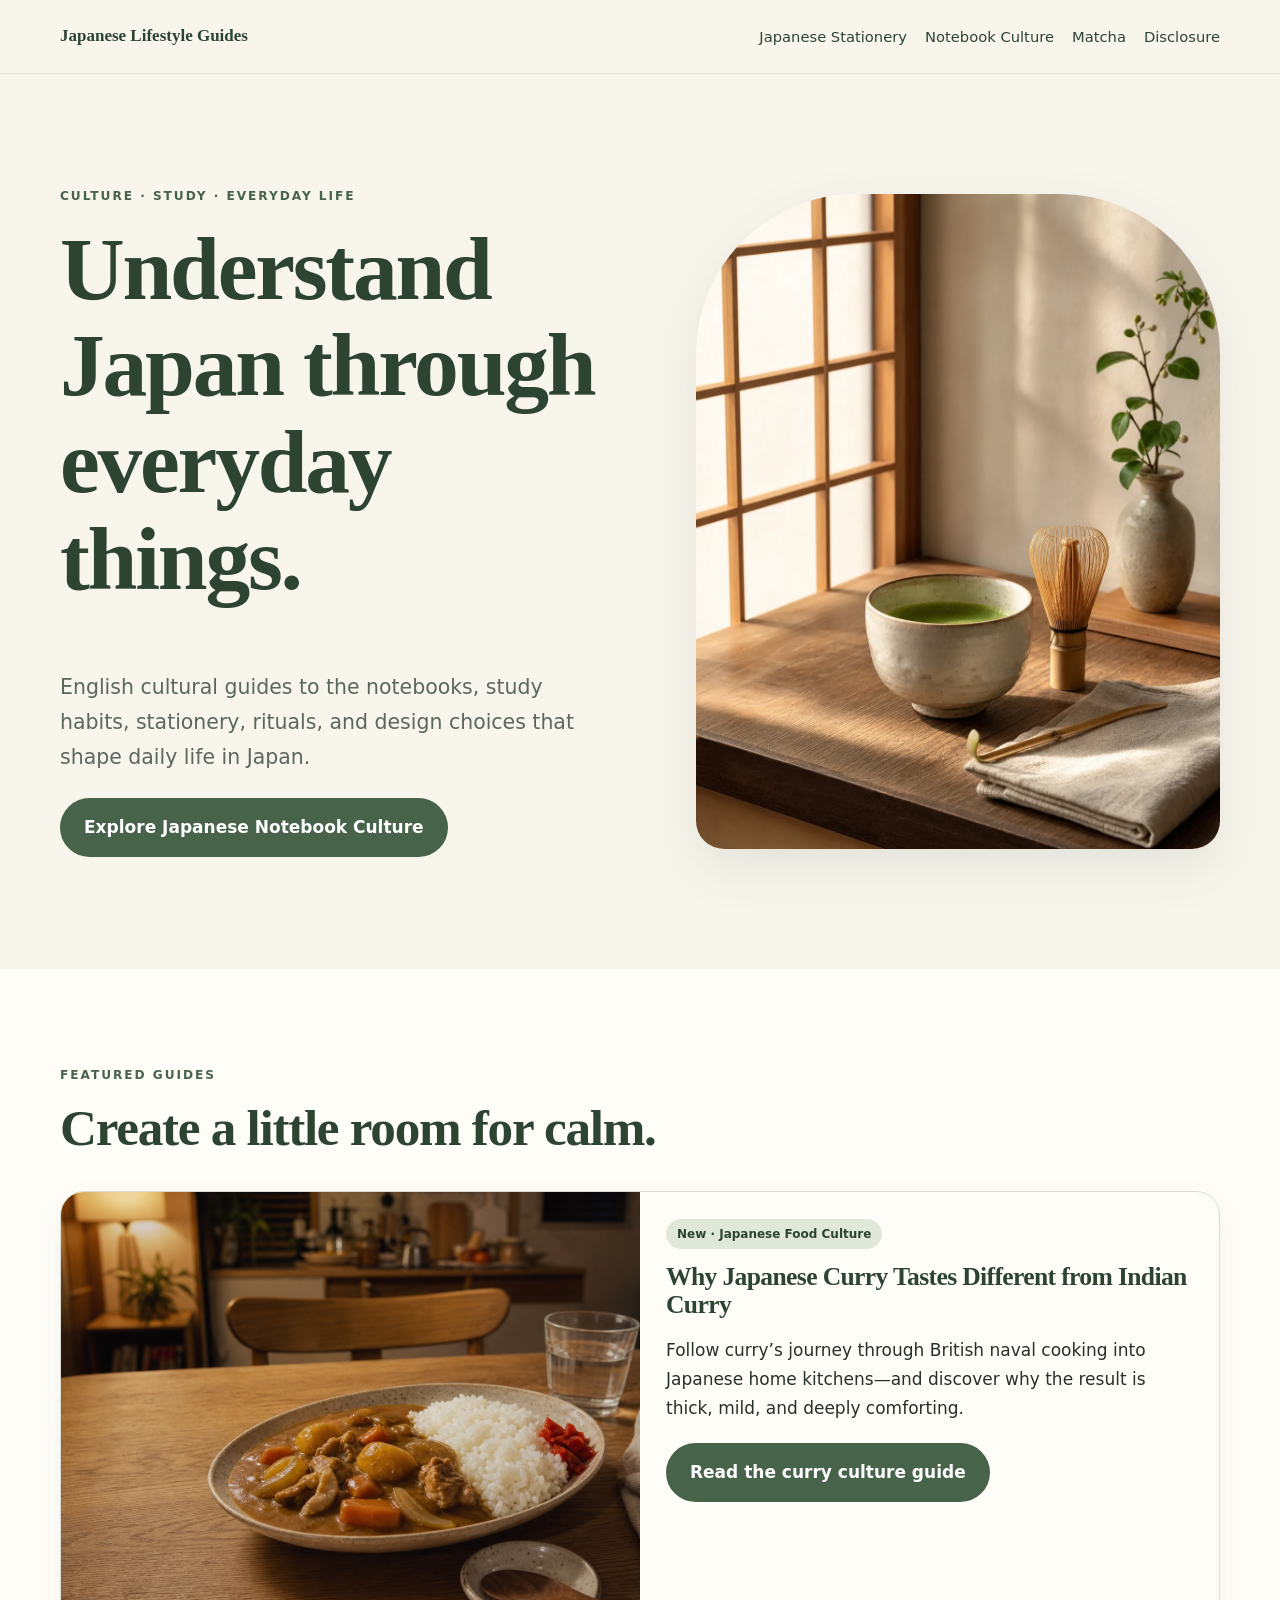
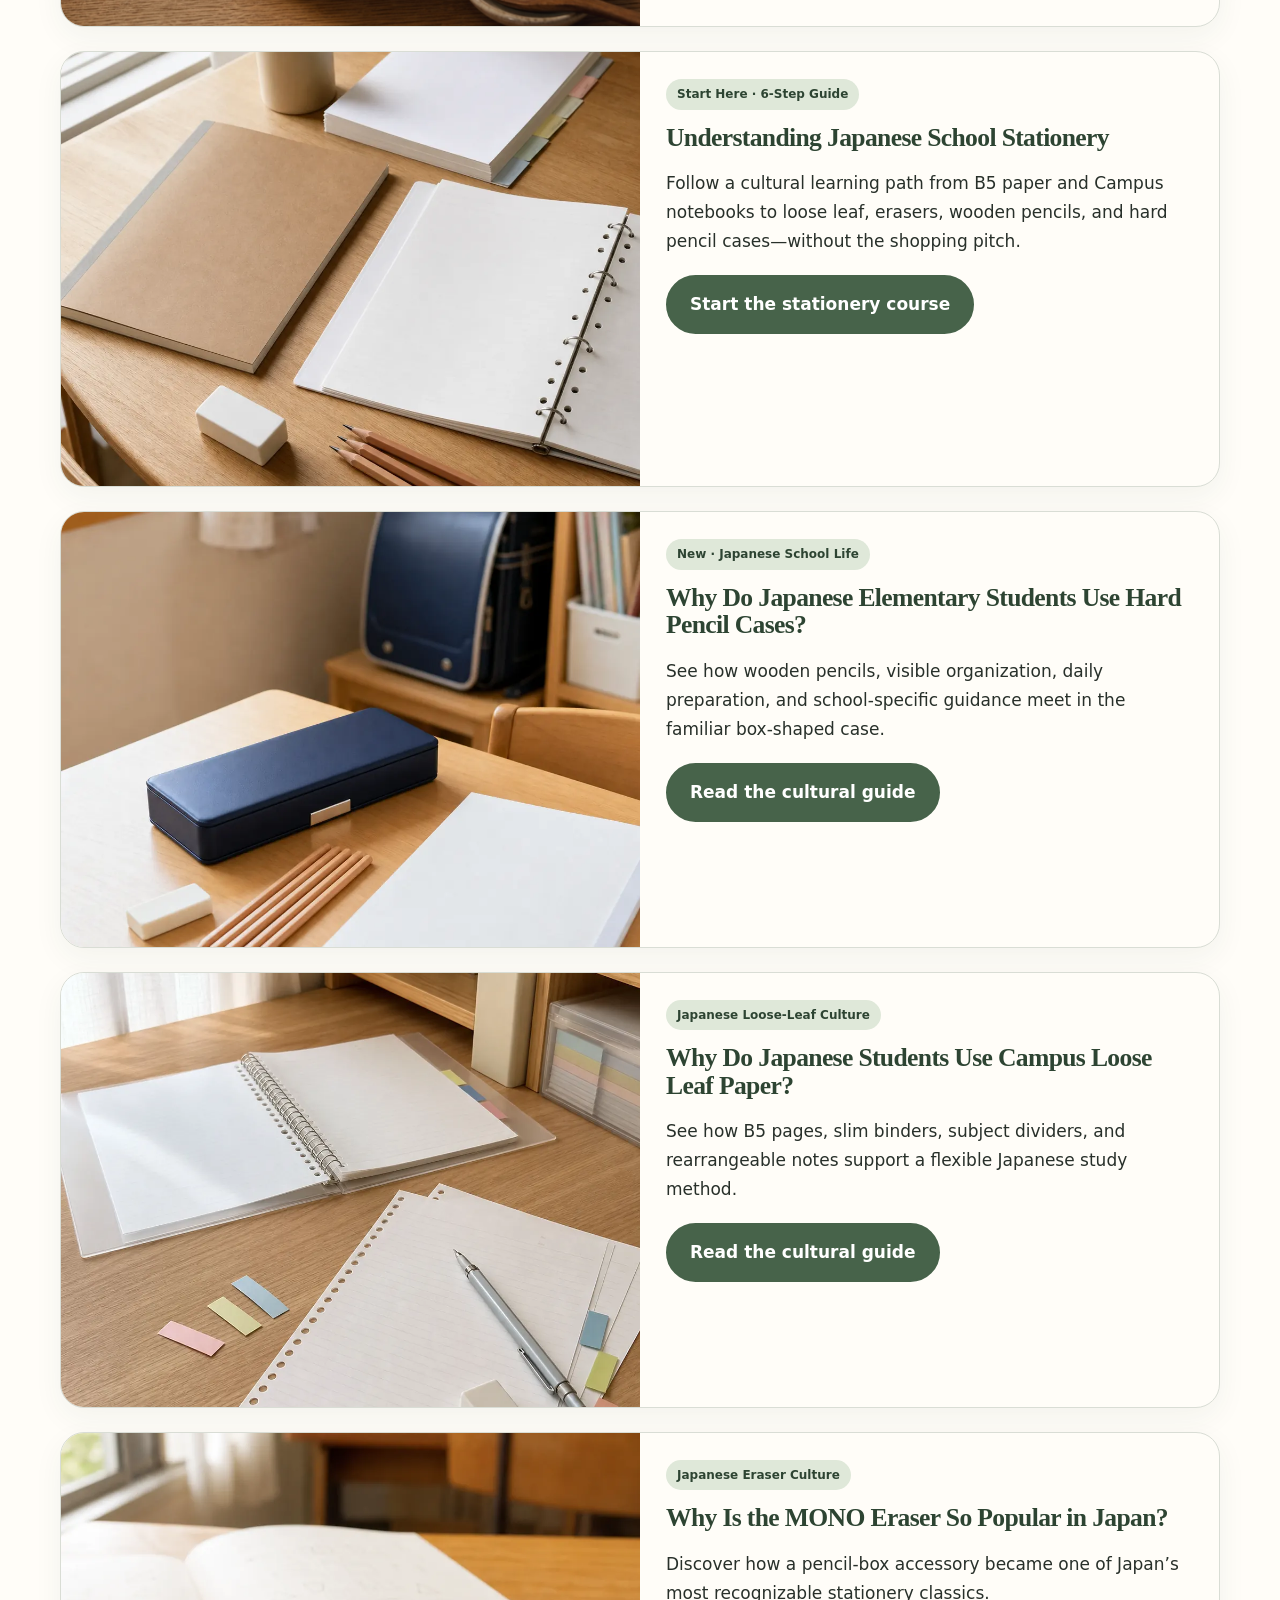
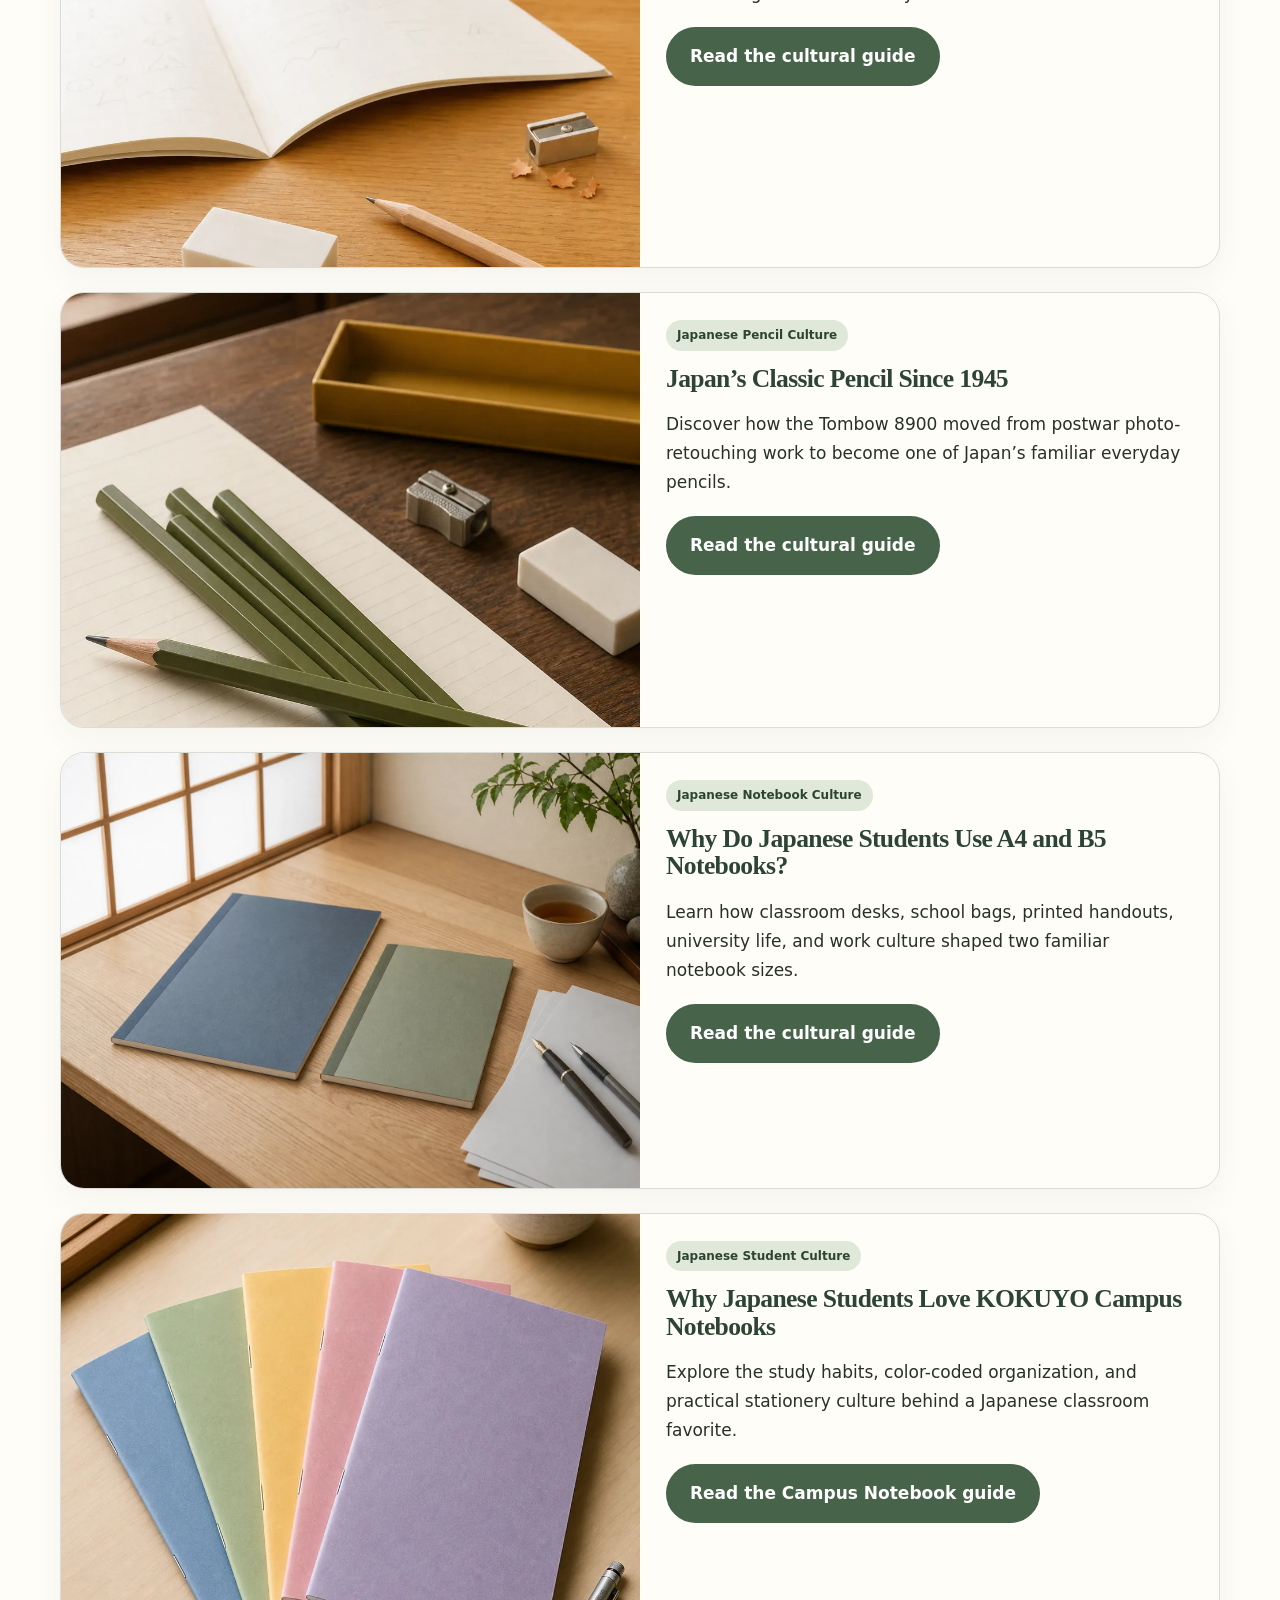
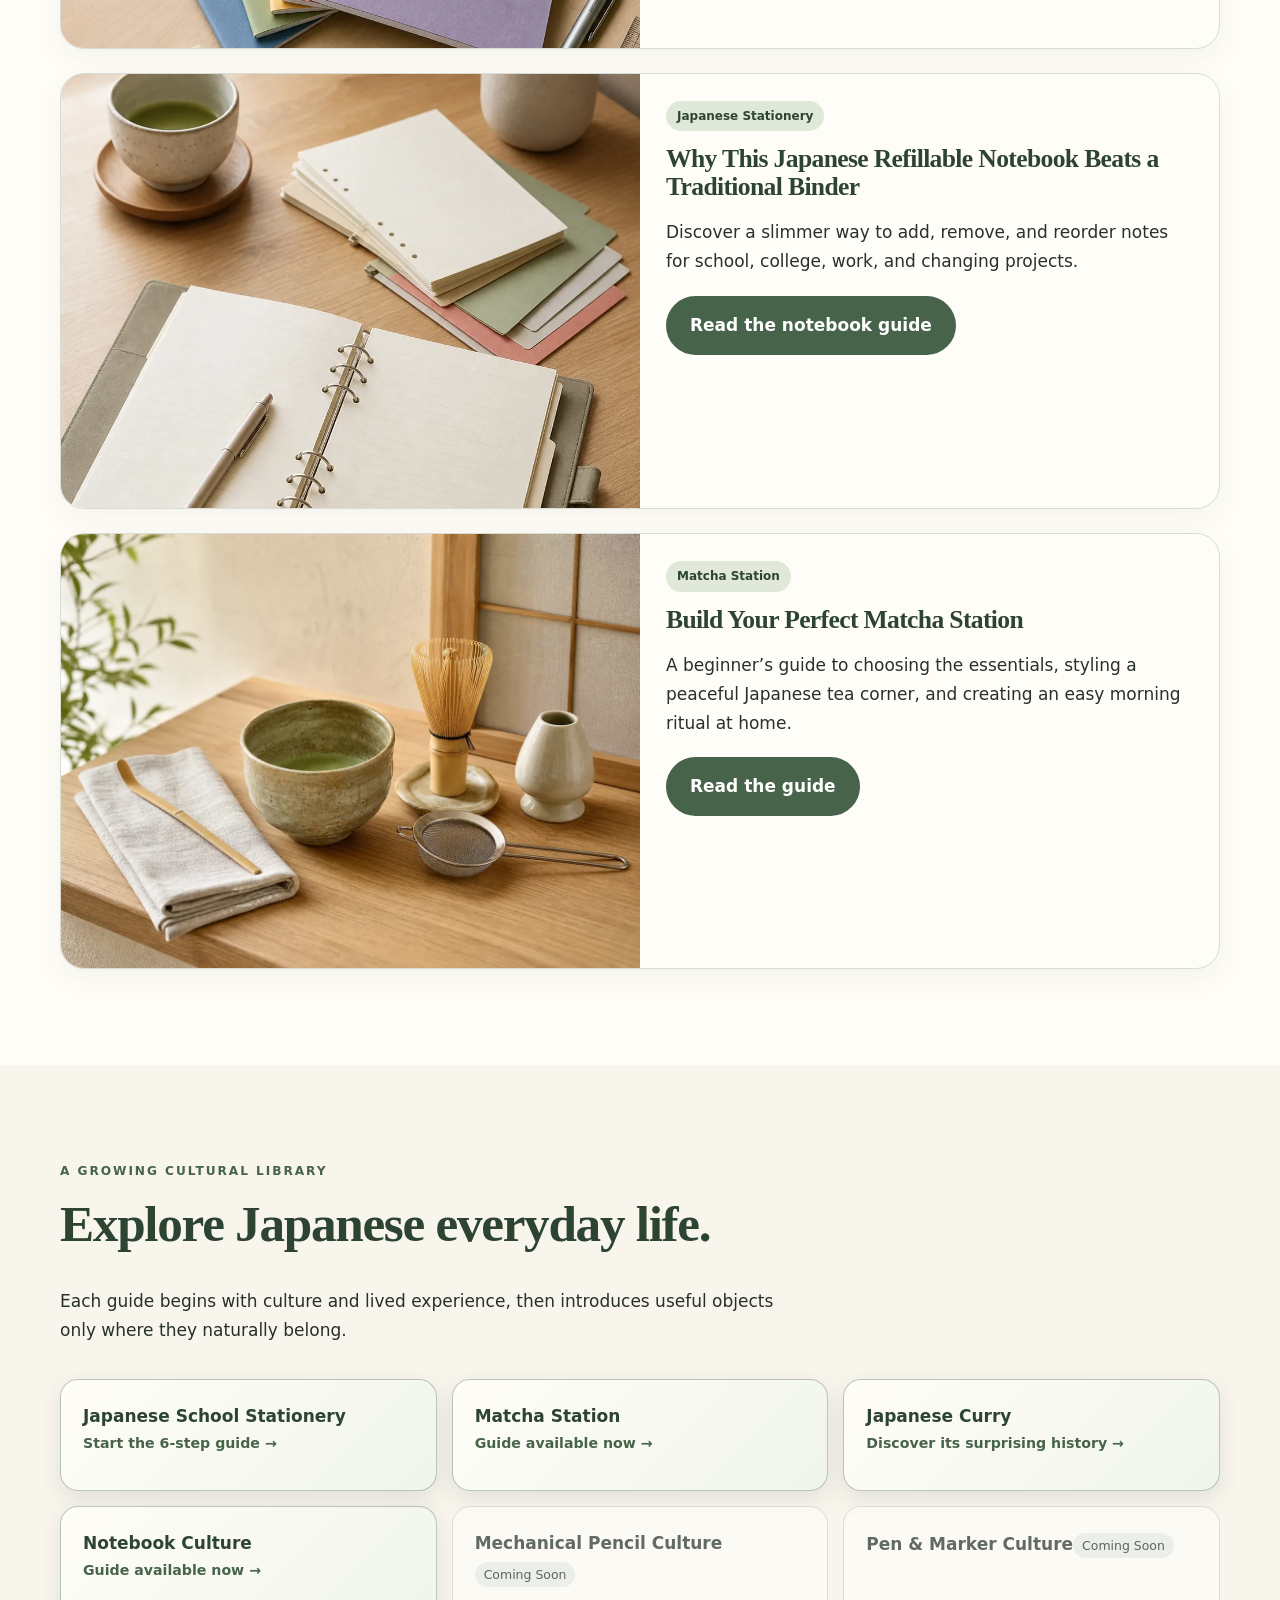
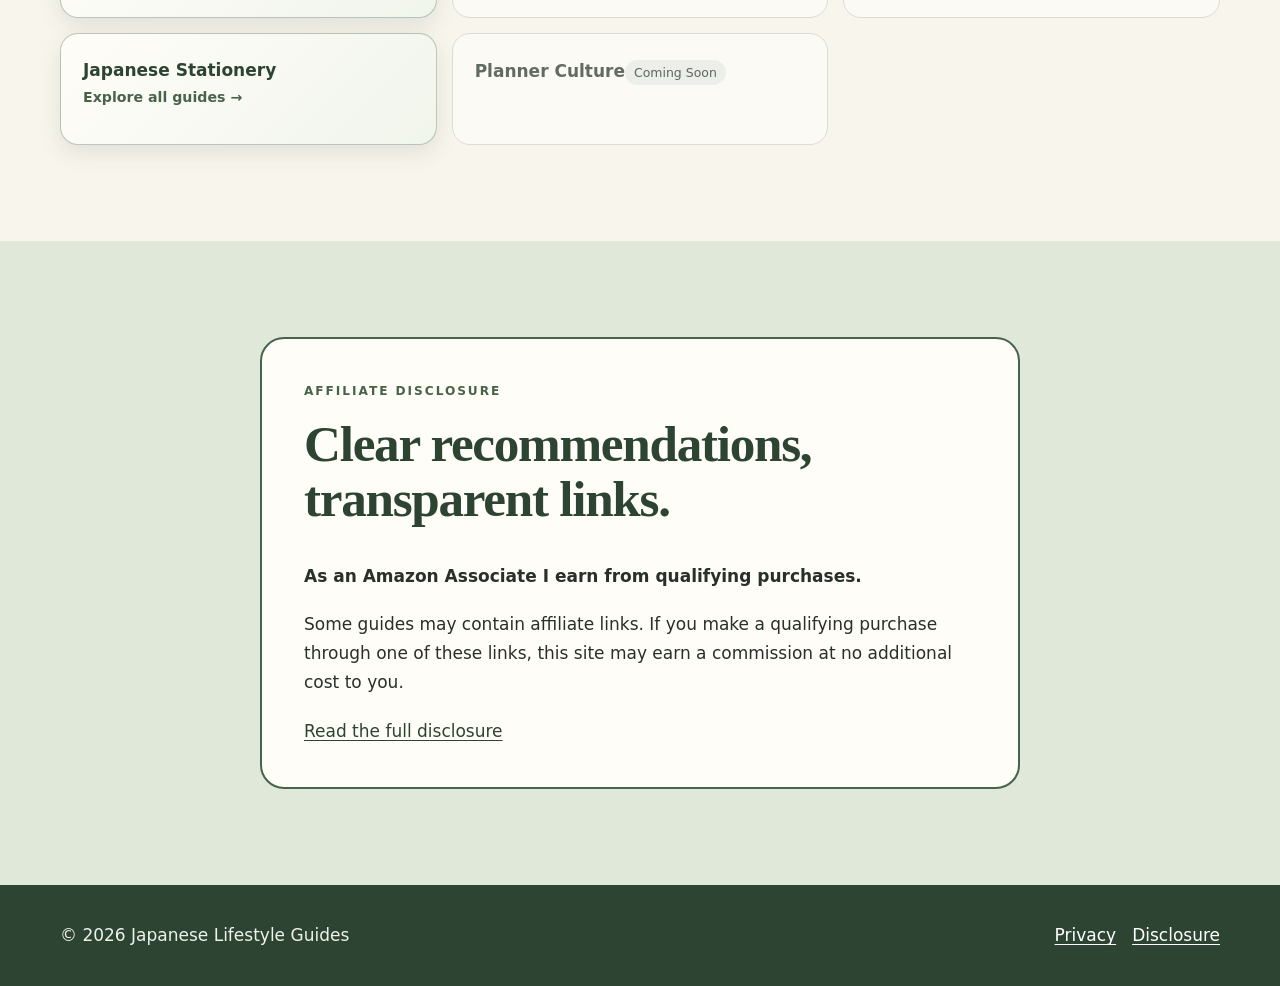
<file: index.html>
<!doctype html>
<html lang="en">
<head>
  <meta charset="utf-8">
  <meta name="viewport" content="width=device-width, initial-scale=1">
  <title>Japanese Culture & Lifestyle Guides | Study, Stationery and Daily Life</title>
  <meta name="description" content="Explore English guides to Japanese culture, study habits, stationery, everyday rituals, and thoughtful approaches to daily life.">
  <link rel="canonical" href="https://bugm79-sketch.github.io/amazon-guide/">
  <link rel="icon" href="assets/favicon.svg" type="image/svg+xml">
  <link rel="stylesheet" href="styles.css">
  <meta property="og:type" content="website">
  <meta property="og:title" content="Japanese Culture & Lifestyle Guides">
  <meta property="og:description" content="Cultural guides to Japanese study habits, stationery, everyday rituals, and thoughtful daily life.">
  <meta property="og:url" content="https://bugm79-sketch.github.io/amazon-guide/">
  <meta property="og:image" content="https://bugm79-sketch.github.io/amazon-guide/assets/images/quiet-matcha-morning-hero.webp">
  <meta name="twitter:card" content="summary_large_image">
  <meta name="twitter:title" content="Japanese Culture & Lifestyle Guides">
  <meta name="twitter:description" content="Understand Japanese stationery, study habits, rituals, and everyday culture.">
  <meta name="twitter:image" content="https://bugm79-sketch.github.io/amazon-guide/assets/images/quiet-matcha-morning-hero.webp">
  <script type="application/ld+json">{"@context":"https://schema.org","@type":"WebSite","name":"Japanese Culture & Lifestyle Guides","url":"https://bugm79-sketch.github.io/amazon-guide/","description":"English cultural guides to Japanese stationery, study habits, daily rituals, and everyday life."}</script>
</head>
<body>
  <a class="skip-link" href="#main">Skip to content</a>
  <header class="site-header">
    <div class="container">
      <a class="brand" href="index.html">Japanese Lifestyle Guides</a>
      <nav class="site-nav" aria-label="Main navigation"><a href="japanese-stationery.html">Japanese Stationery</a><a href="japanese-a4-b5-notebooks.html">Notebook Culture</a><a href="matcha-station.html">Matcha</a><a href="disclosure.html">Disclosure</a></nav>
    </div>
  </header>
  <main id="main">
    <section class="hero">
      <div class="container hero-grid">
        <div class="hero-copy">
          <p class="eyebrow">Culture · study · everyday life</p>
          <h1>Understand Japan through everyday things.</h1>
          <p class="lede">English cultural guides to the notebooks, study habits, stationery, rituals, and design choices that shape daily life in Japan.</p>
          <a class="button" href="japanese-a4-b5-notebooks.html">Explore Japanese Notebook Culture</a>
        </div>
        <div class="hero-art"><img src="assets/images/quiet-matcha-morning-hero.webp" width="1122" height="1402" alt="Quiet morning matcha ritual with a ceramic bowl, bamboo whisk, linen, and soft natural light" fetchpriority="high" decoding="async"></div>
      </div>
    </section>
    <section class="section soft">
      <div class="container">
        <div class="section-head"><p class="eyebrow">Featured guides</p><h2>Create a little room for calm.</h2></div>
        <div class="featured-guides">
          <article class="card featured-card">
            <img src="assets/images/japanese-home-curry-hero.jpg" width="1536" height="1024" alt="Japanese home-style curry rice with thick sauce, vegetables, pork, white rice, and red pickles" loading="lazy" decoding="async">
            <div class="card-body"><span class="tag">New · Japanese Food Culture</span><h3>Why Japanese Curry Tastes Different from Indian Curry</h3><p>Follow curry’s journey through British naval cooking into Japanese home kitchens—and discover why the result is thick, mild, and deeply comforting.</p><a class="button" href="why-japanese-curry-tastes-different.html">Read the curry culture guide</a></div>
          </article>
          <article class="card featured-card">
            <img src="assets/images/japanese-school-stationery-start-here.webp" width="1086" height="1448" alt="Minimal Japanese school stationery desk with a B5 notebook, loose-leaf paper, white eraser, and wooden pencils" loading="lazy" decoding="async">
            <div class="card-body"><span class="tag">Start Here · 6-Step Guide</span><h3>Understanding Japanese School Stationery</h3><p>Follow a cultural learning path from B5 paper and Campus notebooks to loose leaf, erasers, wooden pencils, and hard pencil cases—without the shopping pitch.</p><a class="button" href="japanese-school-stationery/">Start the stationery course</a></div>
          </article>
          <article class="card featured-card">
            <img src="assets/images/japanese-hard-pencil-case-school-desk.webp" width="1086" height="1448" alt="Plain hard pencil case, wooden pencils, eraser, and B5 notebook on a Japanese elementary-school desk" loading="lazy" decoding="async">
            <div class="card-body"><span class="tag">New · Japanese School Life</span><h3>Why Do Japanese Elementary Students Use Hard Pencil Cases?</h3><p>See how wooden pencils, visible organization, daily preparation, and school-specific guidance meet in the familiar box-shaped case.</p><a class="button" href="why-japanese-students-use-hard-pencil-cases.html">Read the cultural guide</a></div>
          </article>
          <article class="card featured-card">
            <img src="assets/images/japanese-campus-loose-leaf-study-desk.webp" width="1086" height="1448" alt="B5 loose-leaf pages and a slim binder on a Japanese study desk" loading="lazy" decoding="async">
            <div class="card-body"><span class="tag">Japanese Loose-Leaf Culture</span><h3>Why Do Japanese Students Use Campus Loose Leaf Paper?</h3><p>See how B5 pages, slim binders, subject dividers, and rearrangeable notes support a flexible Japanese study method.</p><a class="button" href="kokuyo-campus-loose-leaf-culture.html">Read the cultural guide</a></div>
          </article>
          <article class="card featured-card">
            <img src="assets/images/japanese-mono-eraser-study-desk.webp" width="1086" height="1448" alt="Japanese school desk with a white block eraser, wooden pencil, B5 notebook, and sharpener" loading="lazy" decoding="async">
            <div class="card-body"><span class="tag">Japanese Eraser Culture</span><h3>Why Is the MONO Eraser So Popular in Japan?</h3><p>Discover how a pencil-box accessory became one of Japan’s most recognizable stationery classics.</p><a class="button" href="tombow-mono-eraser-japanese-culture.html">Read the cultural guide</a></div>
          </article>
          <article class="card featured-card">
            <img src="assets/images/classic-japanese-wooden-pencil-desk.webp" width="972" height="1619" alt="Olive-green wooden pencils on a traditional Japanese study desk with a notebook and eraser" loading="lazy" decoding="async">
            <div class="card-body"><span class="tag">Japanese Pencil Culture</span><h3>Japan’s Classic Pencil Since 1945</h3><p>Discover how the Tombow 8900 moved from postwar photo-retouching work to become one of Japan’s familiar everyday pencils.</p><a class="button" href="tombow-8900-japanese-pencil.html">Read the cultural guide</a></div>
          </article>
          <article class="card featured-card">
            <img src="assets/images/a4-b5-japanese-notebook-comparison.webp" width="1448" height="1086" alt="A4 and B5 Japanese-style notebooks compared on a light wooden study desk" loading="lazy" decoding="async">
            <div class="card-body"><span class="tag">Japanese Notebook Culture</span><h3>Why Do Japanese Students Use A4 and B5 Notebooks?</h3><p>Learn how classroom desks, school bags, printed handouts, university life, and work culture shaped two familiar notebook sizes.</p><a class="button" href="japanese-a4-b5-notebooks.html">Read the cultural guide</a></div>
          </article>
          <article class="card featured-card">
            <img src="assets/images/kokuyo-campus-rainbow-study-setup.webp" width="1003" height="1568" alt="Five colorful Japanese school notebooks arranged on a minimal wooden study desk" loading="lazy" decoding="async">
            <div class="card-body"><span class="tag">Japanese Student Culture</span><h3>Why Japanese Students Love KOKUYO Campus Notebooks</h3><p>Explore the study habits, color-coded organization, and practical stationery culture behind a Japanese classroom favorite.</p><a class="button" href="kokuyo-campus-notebooks.html">Read the Campus Notebook guide</a></div>
          </article>
          <article class="card featured-card">
            <img src="assets/images/minimal-japanese-study-setup.webp" width="1003" height="1568" alt="Minimal Japanese study setup with a generic refillable notebook, loose pages, matcha, and pastel dividers" loading="lazy" decoding="async">
            <div class="card-body"><span class="tag">Japanese Stationery</span><h3>Why This Japanese Refillable Notebook Beats a Traditional Binder</h3><p>Discover a slimmer way to add, remove, and reorder notes for school, college, work, and changing projects.</p><a class="button" href="kokuyo-refillable-notebook.html">Read the notebook guide</a></div>
          </article>
          <article class="card featured-card">
            <img src="assets/images/matcha-starter-set-lifestyle.webp" width="1200" height="900" alt="Matcha starter set with a ceramic bowl, bamboo whisk, scoop, sifter, and linen on a light wood counter" loading="lazy" decoding="async">
            <div class="card-body"><span class="tag">Matcha Station</span><h3>Build Your Perfect Matcha Station</h3><p>A beginner’s guide to choosing the essentials, styling a peaceful Japanese tea corner, and creating an easy morning ritual at home.</p><a class="button" href="matcha-station.html">Read the guide</a></div>
          </article>
        </div>
      </div>
    </section>
    <section class="section">
      <div class="container">
        <div class="section-head"><p class="eyebrow">A growing cultural library</p><h2>Explore Japanese everyday life.</h2><p>Each guide begins with culture and lived experience, then introduces useful objects only where they naturally belong.</p></div>
        <div class="category-grid">
          <a class="category category-available" href="japanese-school-stationery/" aria-label="Start the Japanese School Stationery guide"><strong>Japanese School Stationery</strong><small>Start the 6-step guide <span aria-hidden="true">→</span></small></a>
          <a class="category category-available" href="matcha-station.html" aria-label="Read the Matcha Station guide"><strong>Matcha Station</strong><small>Guide available now <span aria-hidden="true">→</span></small></a>
          <a class="category category-available" href="why-japanese-curry-tastes-different.html" aria-label="Read the Japanese Curry culture guide"><strong>Japanese Curry</strong><small>Discover its surprising history <span aria-hidden="true">→</span></small></a>
          <a class="category category-available" href="japanese-a4-b5-notebooks.html" aria-label="Read the Japanese Notebook Culture guide"><strong>Notebook Culture</strong><small>Guide available now <span aria-hidden="true">→</span></small></a>
          <div class="category category-coming-soon"><strong>Mechanical Pencil Culture</strong><small>Coming Soon</small></div>
          <div class="category category-coming-soon"><strong>Pen &amp; Marker Culture</strong><small>Coming Soon</small></div>
          <a class="category category-available" href="japanese-stationery.html" aria-label="Explore Japanese Stationery culture"><strong>Japanese Stationery</strong><small>Explore all guides <span aria-hidden="true">→</span></small></a>
          <div class="category category-coming-soon"><strong>Planner Culture</strong><small>Coming Soon</small></div>
        </div>
      </div>
    </section>
    <section class="section sage">
      <div class="narrow disclosure-box"><p class="eyebrow">Affiliate disclosure</p><h2>Clear recommendations, transparent links.</h2><p><strong>As an Amazon Associate I earn from qualifying purchases.</strong></p><p>Some guides may contain affiliate links. If you make a qualifying purchase through one of these links, this site may earn a commission at no additional cost to you.</p><a href="disclosure.html">Read the full disclosure</a></div>
    </section>
  </main>
  <footer class="site-footer"><div class="container footer-row"><p>© <span data-year>2026</span> Japanese Lifestyle Guides</p><div class="footer-links"><a href="privacy.html">Privacy</a><a href="disclosure.html">Disclosure</a></div></div></footer>
</body>
</html>
</file>
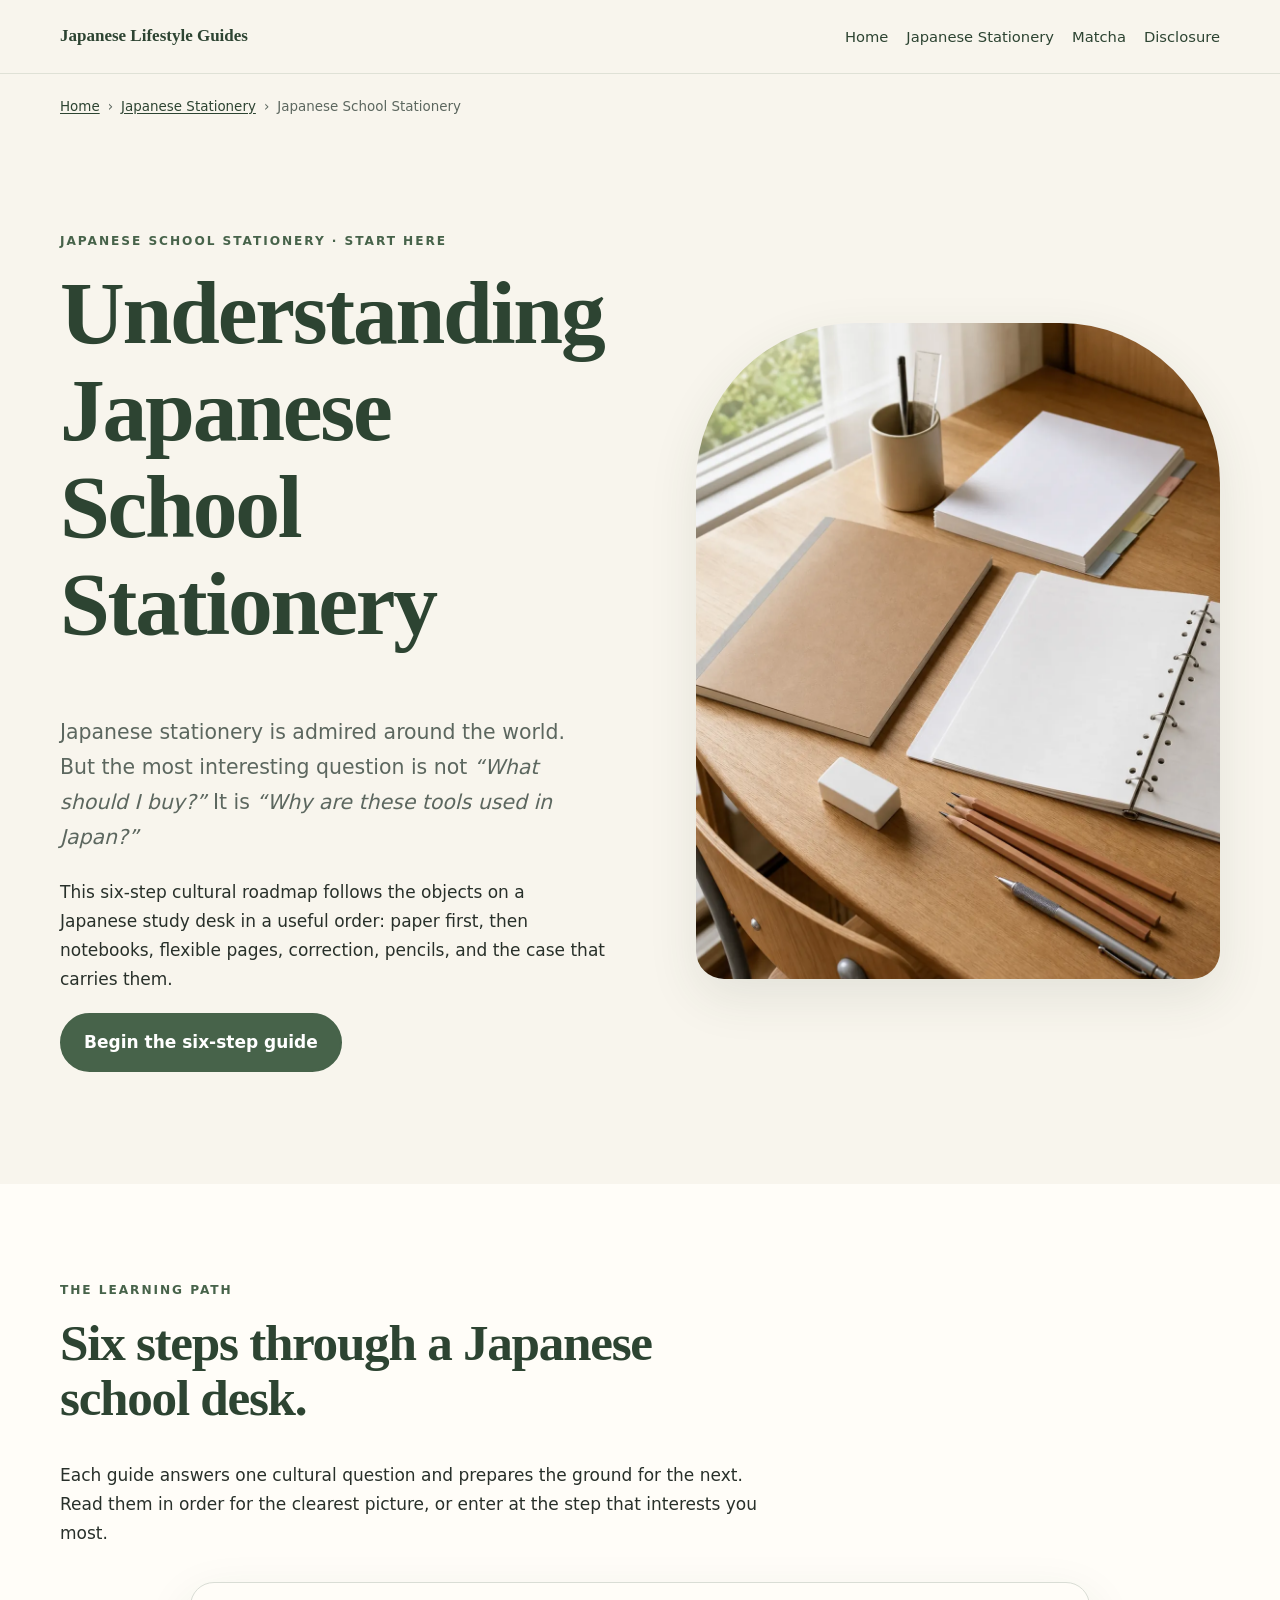
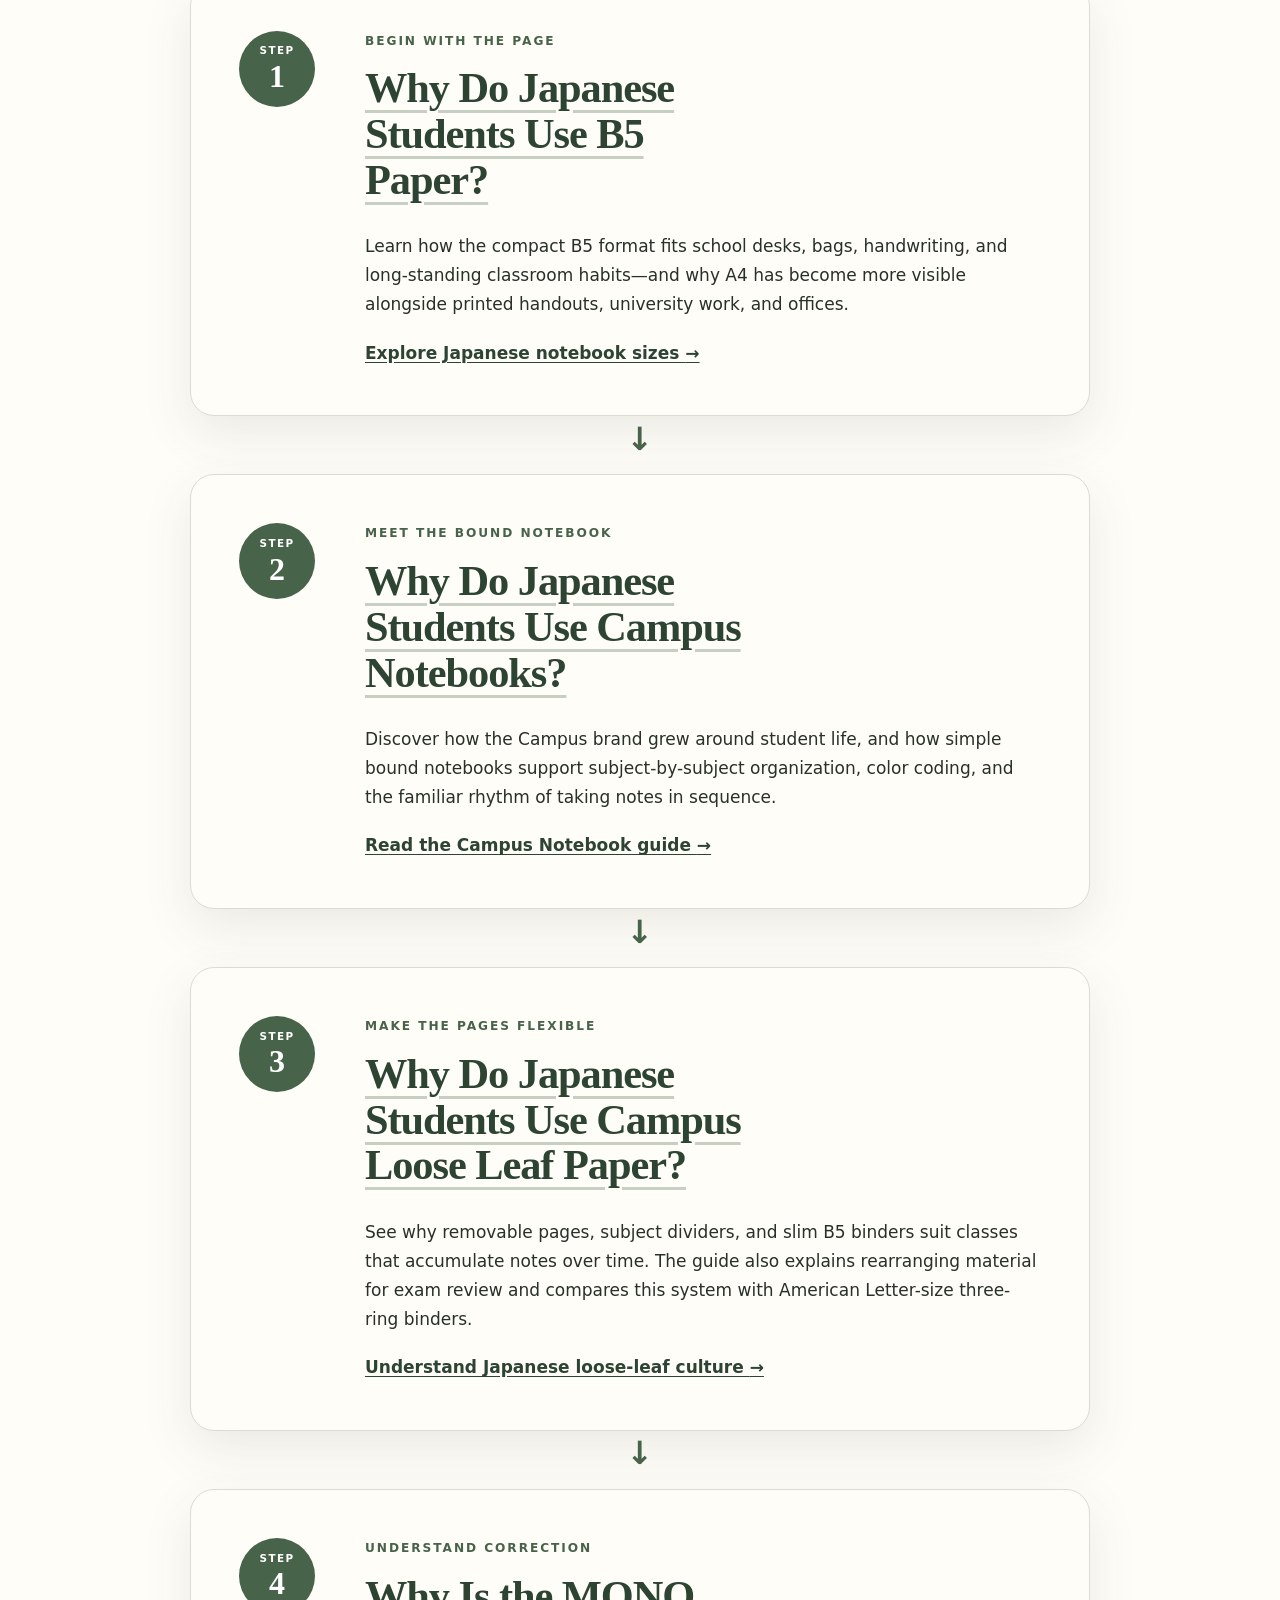
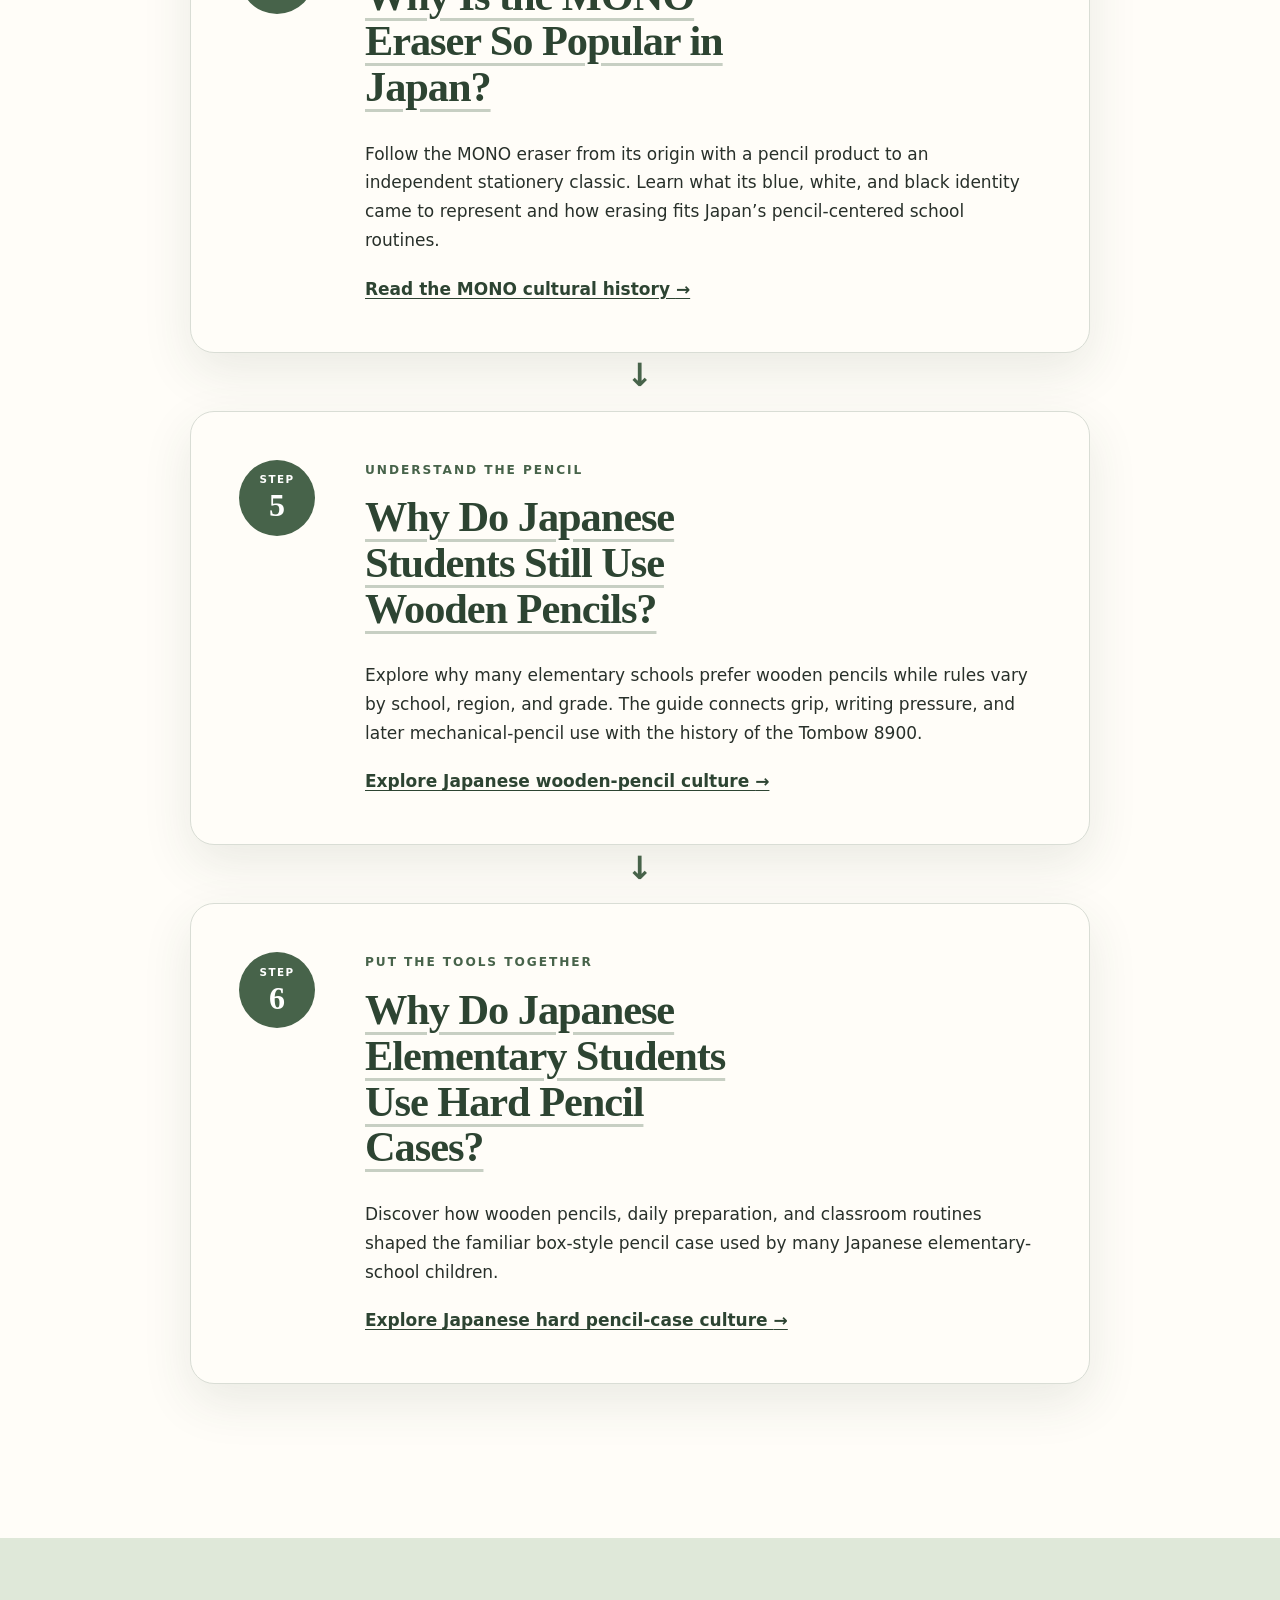
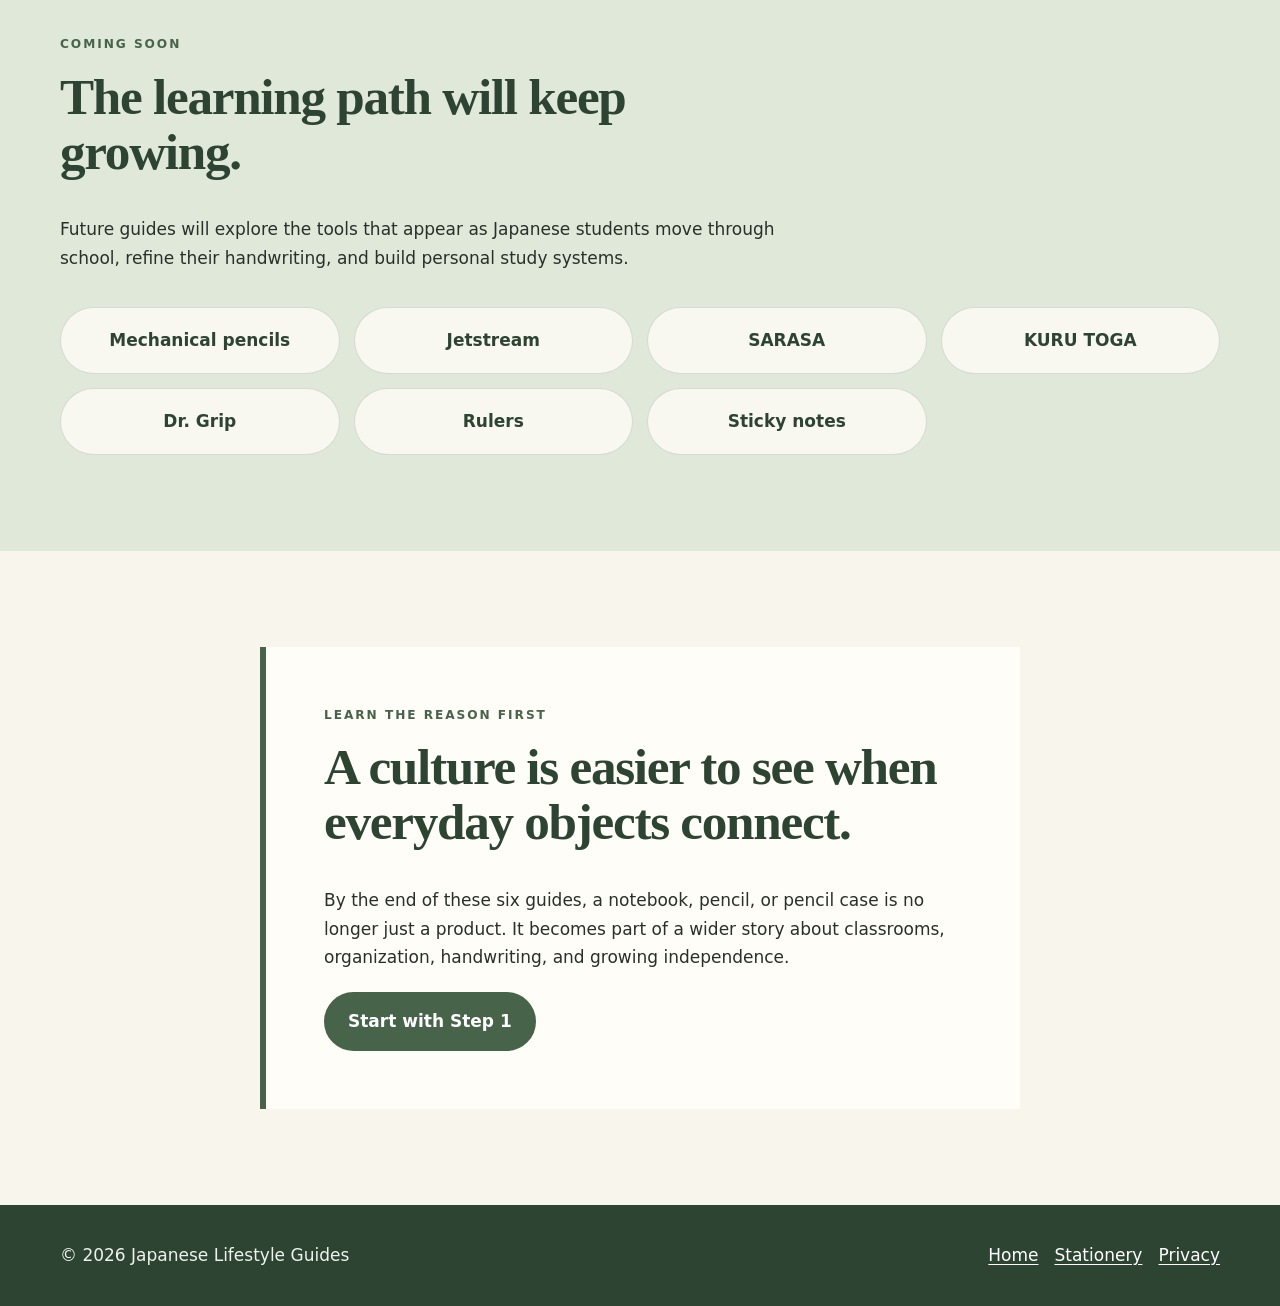
<file: japanese-school-stationery/index.html>
<!doctype html>
<html lang="en">
<head>
  <meta charset="utf-8">
  <meta name="viewport" content="width=device-width, initial-scale=1">
  <title>Start Here: Understanding Japanese School Stationery</title>
  <meta name="description" content="Follow a six-step cultural guide to Japanese school stationery, from B5 paper and Campus notebooks to erasers, wooden pencils, and hard pencil cases.">
  <link rel="canonical" href="https://bugm79-sketch.github.io/amazon-guide/japanese-school-stationery/">
  <link rel="icon" href="../assets/favicon.svg" type="image/svg+xml">
  <link rel="stylesheet" href="../styles.css">
  <meta property="og:type" content="website">
  <meta property="og:title" content="Start Here: Understanding Japanese School Stationery">
  <meta property="og:description" content="A six-step cultural roadmap to the paper, notebooks, erasers, pencils, and pencil cases found in Japanese schools.">
  <meta property="og:url" content="https://bugm79-sketch.github.io/amazon-guide/japanese-school-stationery/">
  <meta property="og:image" content="https://bugm79-sketch.github.io/amazon-guide/assets/images/japanese-school-stationery-start-here.webp">
  <meta name="twitter:card" content="summary_large_image">
  <meta name="twitter:title" content="Start Here: Understanding Japanese School Stationery">
  <meta name="twitter:description" content="Learn why Japanese students use B5 paper, Campus notebooks, loose leaf, MONO erasers, and wooden pencils.">
  <meta name="twitter:image" content="https://bugm79-sketch.github.io/amazon-guide/assets/images/japanese-school-stationery-start-here.webp">
  <script type="application/ld+json">
  {
    "@context":"https://schema.org",
    "@graph":[
      {
        "@type":"CollectionPage",
        "@id":"https://bugm79-sketch.github.io/amazon-guide/japanese-school-stationery/#page",
        "name":"Start Here: Understanding Japanese School Stationery",
        "description":"A six-step cultural guide to Japanese school stationery.",
        "url":"https://bugm79-sketch.github.io/amazon-guide/japanese-school-stationery/",
        "isPartOf":{"@type":"WebSite","name":"Japanese Lifestyle Guides","url":"https://bugm79-sketch.github.io/amazon-guide/"}
      },
      {
        "@type":"BreadcrumbList",
        "itemListElement":[
          {"@type":"ListItem","position":1,"name":"Home","item":"https://bugm79-sketch.github.io/amazon-guide/"},
          {"@type":"ListItem","position":2,"name":"Japanese Stationery","item":"https://bugm79-sketch.github.io/amazon-guide/japanese-stationery.html"},
          {"@type":"ListItem","position":3,"name":"Japanese School Stationery","item":"https://bugm79-sketch.github.io/amazon-guide/japanese-school-stationery/"}
        ]
      },
      {
        "@type":"ItemList",
        "name":"Japanese School Stationery Learning Path",
        "numberOfItems":6,
        "itemListOrder":"https://schema.org/ItemListOrderAscending",
        "itemListElement":[
          {"@type":"ListItem","position":1,"name":"Why Do Japanese Students Use B5 Paper?","url":"https://bugm79-sketch.github.io/amazon-guide/japanese-a4-b5-notebooks.html"},
          {"@type":"ListItem","position":2,"name":"Why Do Japanese Students Use Campus Notebooks?","url":"https://bugm79-sketch.github.io/amazon-guide/kokuyo-campus-notebooks.html"},
          {"@type":"ListItem","position":3,"name":"Why Do Japanese Students Use Campus Loose Leaf Paper?","url":"https://bugm79-sketch.github.io/amazon-guide/kokuyo-campus-loose-leaf-culture.html"},
          {"@type":"ListItem","position":4,"name":"Why Is the MONO Eraser So Popular in Japan?","url":"https://bugm79-sketch.github.io/amazon-guide/tombow-mono-eraser-japanese-culture.html"},
          {"@type":"ListItem","position":5,"name":"Why Do Japanese Students Still Use Wooden Pencils?","url":"https://bugm79-sketch.github.io/amazon-guide/tombow-8900-japanese-pencil.html"},
          {"@type":"ListItem","position":6,"name":"Why Do Japanese Elementary Students Use Hard Pencil Cases?","url":"https://bugm79-sketch.github.io/amazon-guide/why-japanese-students-use-hard-pencil-cases.html"}
        ]
      }
    ]
  }
  </script>
</head>
<body>
  <a class="skip-link" href="#main">Skip to content</a>
  <header class="site-header">
    <div class="container">
      <a class="brand" href="../index.html">Japanese Lifestyle Guides</a>
      <nav class="site-nav" aria-label="Main navigation"><a href="../index.html">Home</a><a href="../japanese-stationery.html">Japanese Stationery</a><a href="../matcha-station.html">Matcha</a><a href="../disclosure.html">Disclosure</a></nav>
    </div>
  </header>
  <main id="main">
    <div class="container breadcrumb" aria-label="Breadcrumb"><a href="../index.html">Home</a><span aria-hidden="true">›</span><a href="../japanese-stationery.html">Japanese Stationery</a><span aria-hidden="true">›</span><span>Japanese School Stationery</span></div>
    <section class="hero">
      <div class="container hero-grid">
        <div class="hero-copy">
          <p class="eyebrow">Japanese School Stationery · Start Here</p>
          <h1>Understanding Japanese School Stationery</h1>
          <p class="lede">Japanese stationery is admired around the world. But the most interesting question is not <em>“What should I buy?”</em> It is <em>“Why are these tools used in Japan?”</em></p>
          <p>This six-step cultural roadmap follows the objects on a Japanese study desk in a useful order: paper first, then notebooks, flexible pages, correction, pencils, and the case that carries them.</p>
          <a class="button" href="#learning-path">Begin the six-step guide</a>
        </div>
        <div class="hero-art"><img src="../assets/images/japanese-school-stationery-start-here.webp" width="1086" height="1448" alt="Minimal Japanese school stationery desk with a B5 notebook, loose-leaf paper, white eraser, and wooden pencils" fetchpriority="high" decoding="async"></div>
      </div>
    </section>
    <section class="section soft" id="learning-path">
      <div class="container">
        <div class="section-head"><p class="eyebrow">The learning path</p><h2>Six steps through a Japanese school desk.</h2><p>Each guide answers one cultural question and prepares the ground for the next. Read them in order for the clearest picture, or enter at the step that interests you most.</p></div>
        <ol class="stationery-roadmap">
          <li class="roadmap-step">
            <div class="step-marker"><small>Step</small><strong>1</strong></div>
            <div><p class="eyebrow">Begin with the page</p><h2><a href="../japanese-a4-b5-notebooks.html">Why Do Japanese Students Use B5 Paper?</a></h2><p>Learn how the compact B5 format fits school desks, bags, handwriting, and long-standing classroom habits—and why A4 has become more visible alongside printed handouts, university work, and offices.</p><a class="roadmap-link" href="../japanese-a4-b5-notebooks.html">Explore Japanese notebook sizes <span aria-hidden="true">→</span></a></div>
          </li>
          <li class="roadmap-step">
            <div class="step-marker"><small>Step</small><strong>2</strong></div>
            <div><p class="eyebrow">Meet the bound notebook</p><h2><a href="../kokuyo-campus-notebooks.html">Why Do Japanese Students Use Campus Notebooks?</a></h2><p>Discover how the Campus brand grew around student life, and how simple bound notebooks support subject-by-subject organization, color coding, and the familiar rhythm of taking notes in sequence.</p><a class="roadmap-link" href="../kokuyo-campus-notebooks.html">Read the Campus Notebook guide <span aria-hidden="true">→</span></a></div>
          </li>
          <li class="roadmap-step">
            <div class="step-marker"><small>Step</small><strong>3</strong></div>
            <div><p class="eyebrow">Make the pages flexible</p><h2><a href="../kokuyo-campus-loose-leaf-culture.html">Why Do Japanese Students Use Campus Loose Leaf Paper?</a></h2><p>See why removable pages, subject dividers, and slim B5 binders suit classes that accumulate notes over time. The guide also explains rearranging material for exam review and compares this system with American Letter-size three-ring binders.</p><a class="roadmap-link" href="../kokuyo-campus-loose-leaf-culture.html">Understand Japanese loose-leaf culture <span aria-hidden="true">→</span></a></div>
          </li>
          <li class="roadmap-step">
            <div class="step-marker"><small>Step</small><strong>4</strong></div>
            <div><p class="eyebrow">Understand correction</p><h2><a href="../tombow-mono-eraser-japanese-culture.html">Why Is the MONO Eraser So Popular in Japan?</a></h2><p>Follow the MONO eraser from its origin with a pencil product to an independent stationery classic. Learn what its blue, white, and black identity came to represent and how erasing fits Japan’s pencil-centered school routines.</p><a class="roadmap-link" href="../tombow-mono-eraser-japanese-culture.html">Read the MONO cultural history <span aria-hidden="true">→</span></a></div>
          </li>
          <li class="roadmap-step">
            <div class="step-marker"><small>Step</small><strong>5</strong></div>
            <div><p class="eyebrow">Understand the pencil</p><h2><a href="../tombow-8900-japanese-pencil.html">Why Do Japanese Students Still Use Wooden Pencils?</a></h2><p>Explore why many elementary schools prefer wooden pencils while rules vary by school, region, and grade. The guide connects grip, writing pressure, and later mechanical-pencil use with the history of the Tombow 8900.</p><a class="roadmap-link" href="../tombow-8900-japanese-pencil.html">Explore Japanese wooden-pencil culture <span aria-hidden="true">→</span></a></div>
          </li>
          <li class="roadmap-step">
            <div class="step-marker"><small>Step</small><strong>6</strong></div>
            <div><p class="eyebrow">Put the tools together</p><h2><a href="../why-japanese-students-use-hard-pencil-cases.html">Why Do Japanese Elementary Students Use Hard Pencil Cases?</a></h2><p>Discover how wooden pencils, daily preparation, and classroom routines shaped the familiar box-style pencil case used by many Japanese elementary-school children.</p><a class="roadmap-link" href="../why-japanese-students-use-hard-pencil-cases.html">Explore Japanese hard pencil-case culture <span aria-hidden="true">→</span></a></div>
          </li>
        </ol>
      </div>
    </section>
    <section class="section sage">
      <div class="container">
        <div class="section-head"><p class="eyebrow">Coming Soon</p><h2>The learning path will keep growing.</h2><p>Future guides will explore the tools that appear as Japanese students move through school, refine their handwriting, and build personal study systems.</p></div>
        <div class="coming-soon-grid" aria-label="Upcoming Japanese stationery guides">
          <span>Mechanical pencils</span><span>Jetstream</span><span>SARASA</span><span>KURU TOGA</span><span>Dr. Grip</span><span>Rulers</span><span>Sticky notes</span>
        </div>
      </div>
    </section>
    <section class="section">
      <div class="narrow course-closing">
        <p class="eyebrow">Learn the reason first</p>
        <h2>A culture is easier to see when everyday objects connect.</h2>
        <p>By the end of these six guides, a notebook, pencil, or pencil case is no longer just a product. It becomes part of a wider story about classrooms, organization, handwriting, and growing independence.</p>
        <a class="button" href="../japanese-a4-b5-notebooks.html">Start with Step 1</a>
      </div>
    </section>
  </main>
  <footer class="site-footer"><div class="container footer-row"><p>© 2026 Japanese Lifestyle Guides</p><div class="footer-links"><a href="../index.html">Home</a><a href="../japanese-stationery.html">Stationery</a><a href="../privacy.html">Privacy</a></div></div></footer>
</body>
</html>
</file>
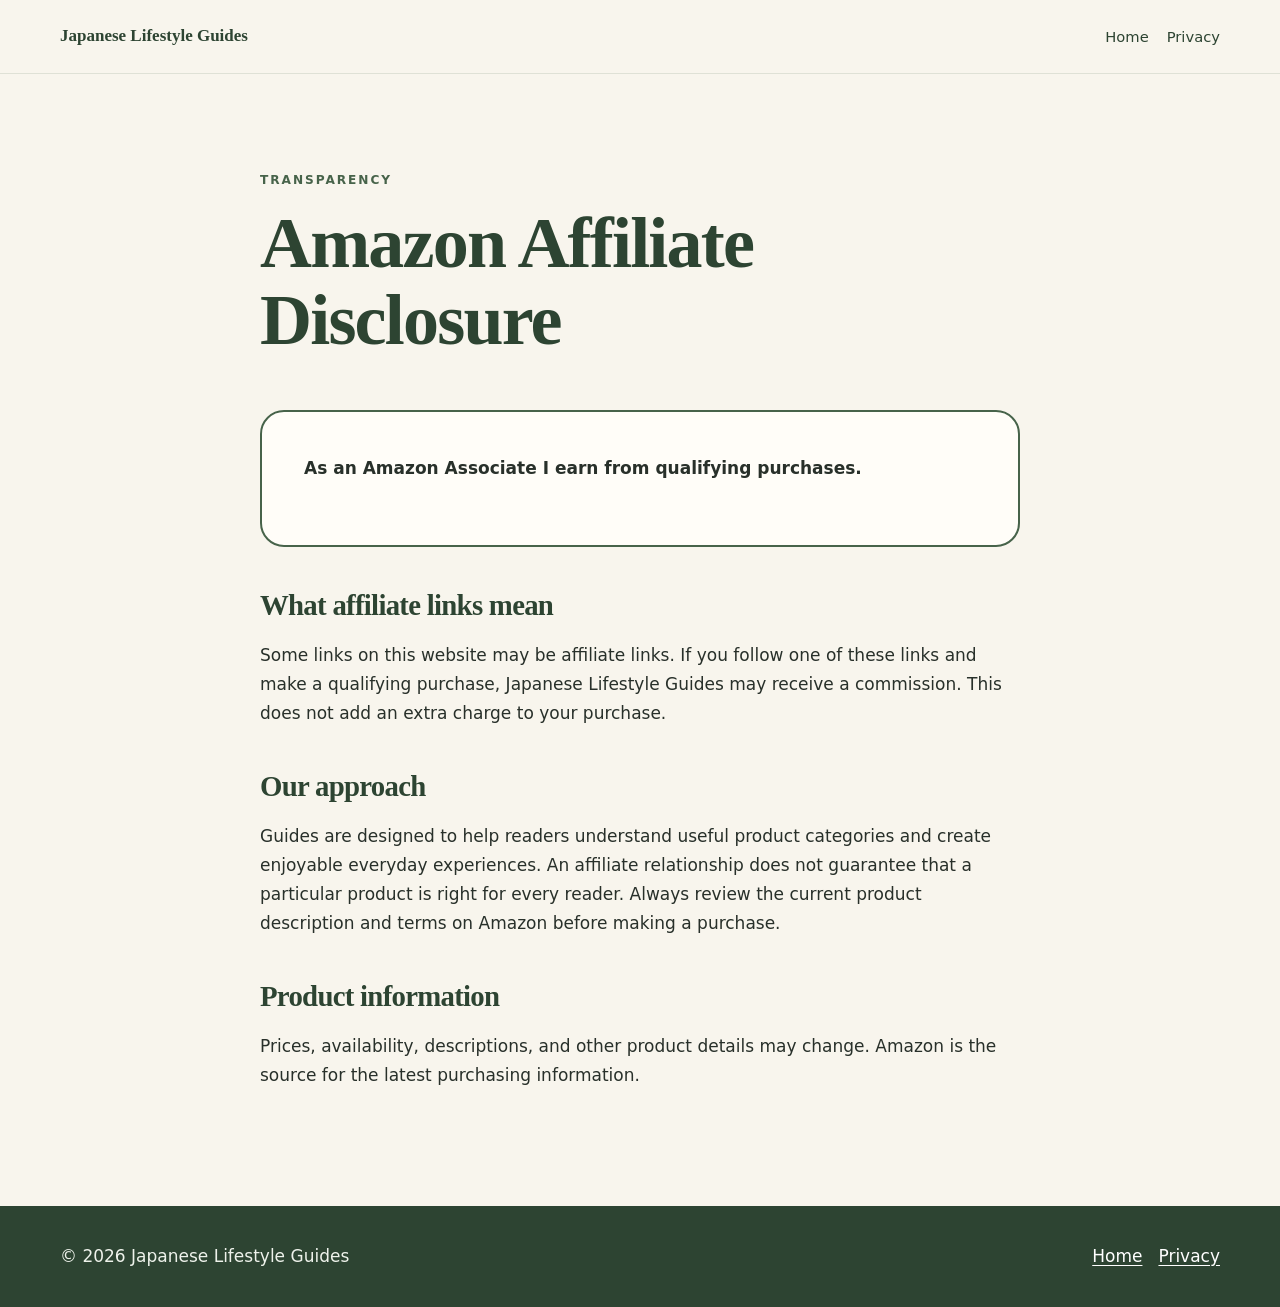
<file: disclosure.html>
<!doctype html>
<html lang="en">
<head>
  <meta charset="utf-8"><meta name="viewport" content="width=device-width, initial-scale=1">
  <title>Amazon Affiliate Disclosure | Japanese Lifestyle Guides</title>
  <meta name="description" content="Read the Amazon Associates and affiliate link disclosure for Japanese Lifestyle Guides.">
  <link rel="canonical" href="https://bugm79-sketch.github.io/amazon-guide/disclosure.html"><link rel="icon" href="assets/favicon.svg" type="image/svg+xml"><link rel="stylesheet" href="styles.css">
  <meta property="og:type" content="website"><meta property="og:title" content="Amazon Affiliate Disclosure"><meta property="og:description" content="How affiliate links support Japanese Lifestyle Guides."><meta property="og:url" content="https://bugm79-sketch.github.io/amazon-guide/disclosure.html"><meta property="og:image" content="https://bugm79-sketch.github.io/amazon-guide/assets/images/quiet-matcha-morning-hero.webp">
  <meta name="twitter:card" content="summary"><meta name="twitter:title" content="Amazon Affiliate Disclosure"><meta name="twitter:description" content="How affiliate links support Japanese Lifestyle Guides.">
</head>
<body>
  <a class="skip-link" href="#main">Skip to content</a>
  <header class="site-header"><div class="container"><a class="brand" href="index.html">Japanese Lifestyle Guides</a><nav class="site-nav" aria-label="Main navigation"><a href="index.html">Home</a><a href="privacy.html">Privacy</a></nav></div></header>
  <main id="main" class="section legal"><article class="narrow"><p class="eyebrow">Transparency</p><h1>Amazon Affiliate Disclosure</h1><div class="disclosure-box"><p><strong>As an Amazon Associate I earn from qualifying purchases.</strong></p></div>
    <h2>What affiliate links mean</h2><p>Some links on this website may be affiliate links. If you follow one of these links and make a qualifying purchase, Japanese Lifestyle Guides may receive a commission. This does not add an extra charge to your purchase.</p>
    <h2>Our approach</h2><p>Guides are designed to help readers understand useful product categories and create enjoyable everyday experiences. An affiliate relationship does not guarantee that a particular product is right for every reader. Always review the current product description and terms on Amazon before making a purchase.</p>
    <h2>Product information</h2><p>Prices, availability, descriptions, and other product details may change. Amazon is the source for the latest purchasing information.</p>
  </article></main>
  <footer class="site-footer"><div class="container footer-row"><p>© 2026 Japanese Lifestyle Guides</p><div class="footer-links"><a href="index.html">Home</a><a href="privacy.html">Privacy</a></div></div></footer>
</body></html>
</file>
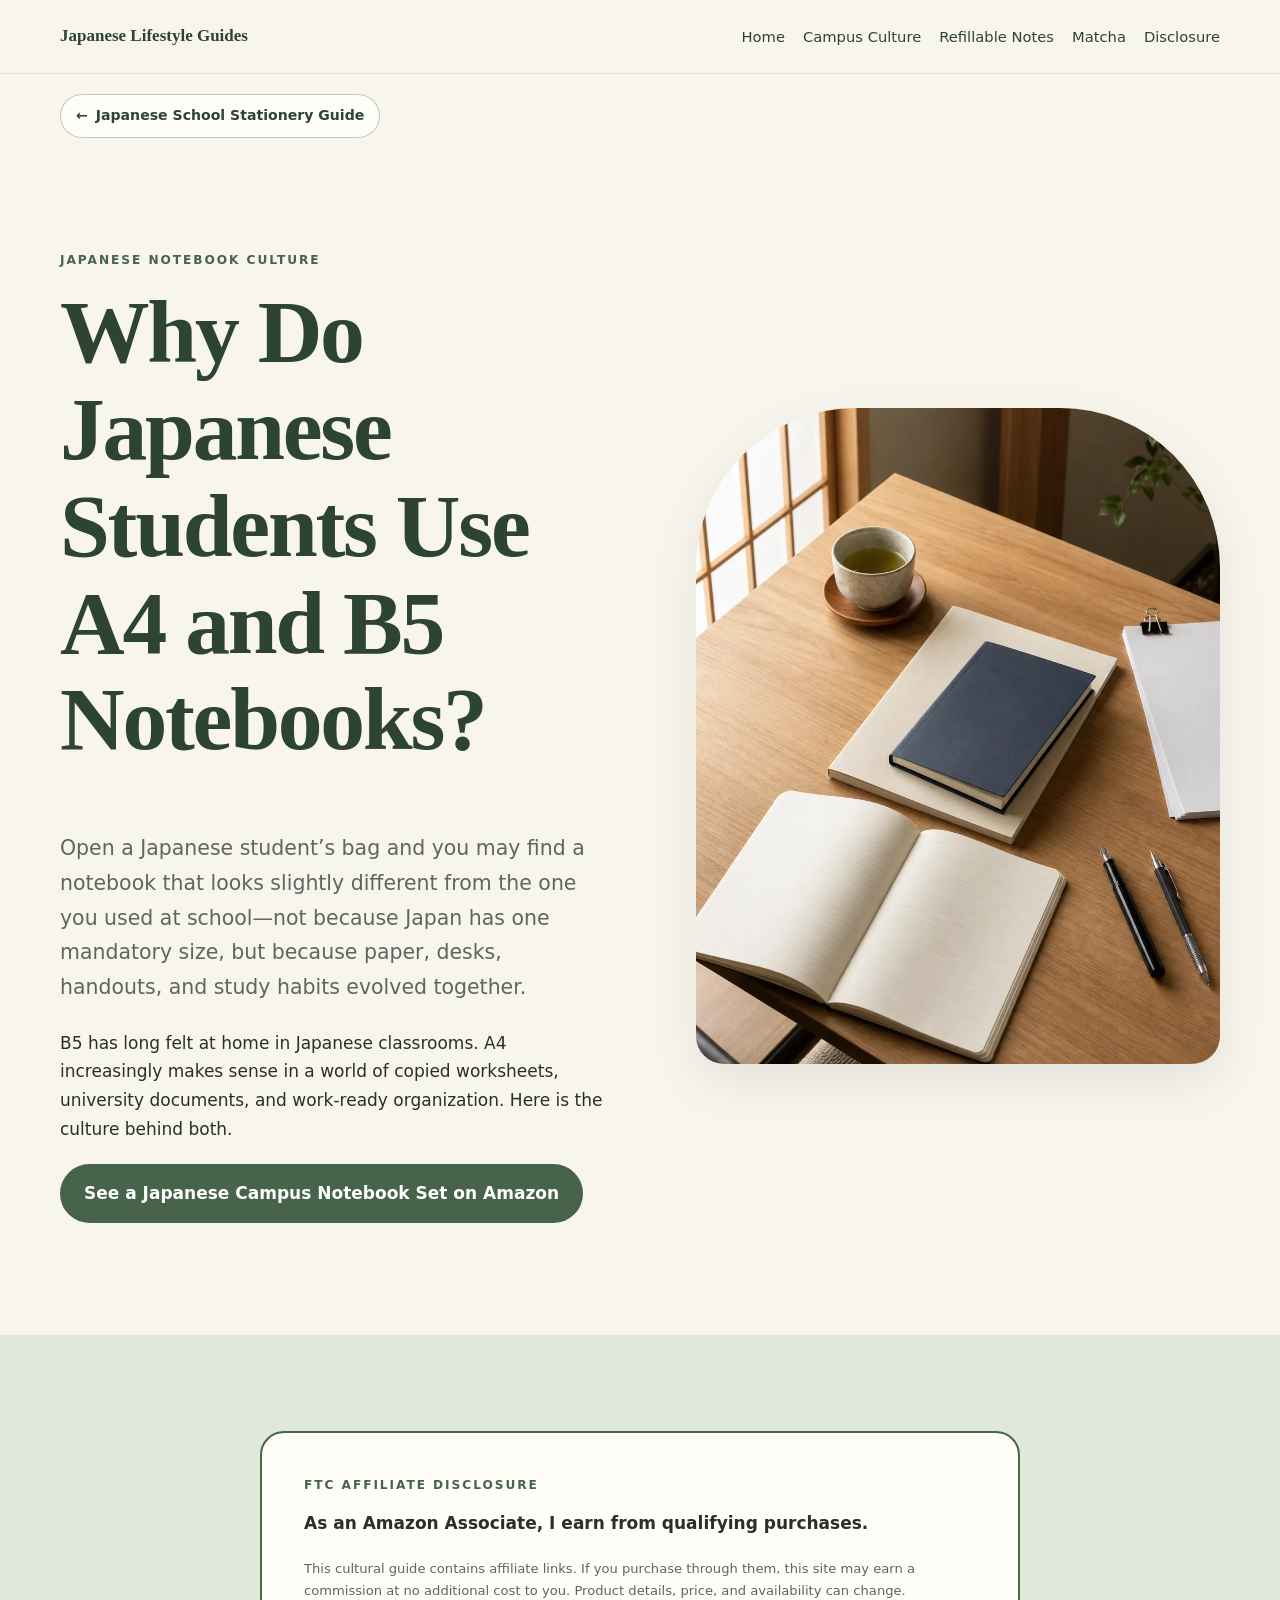
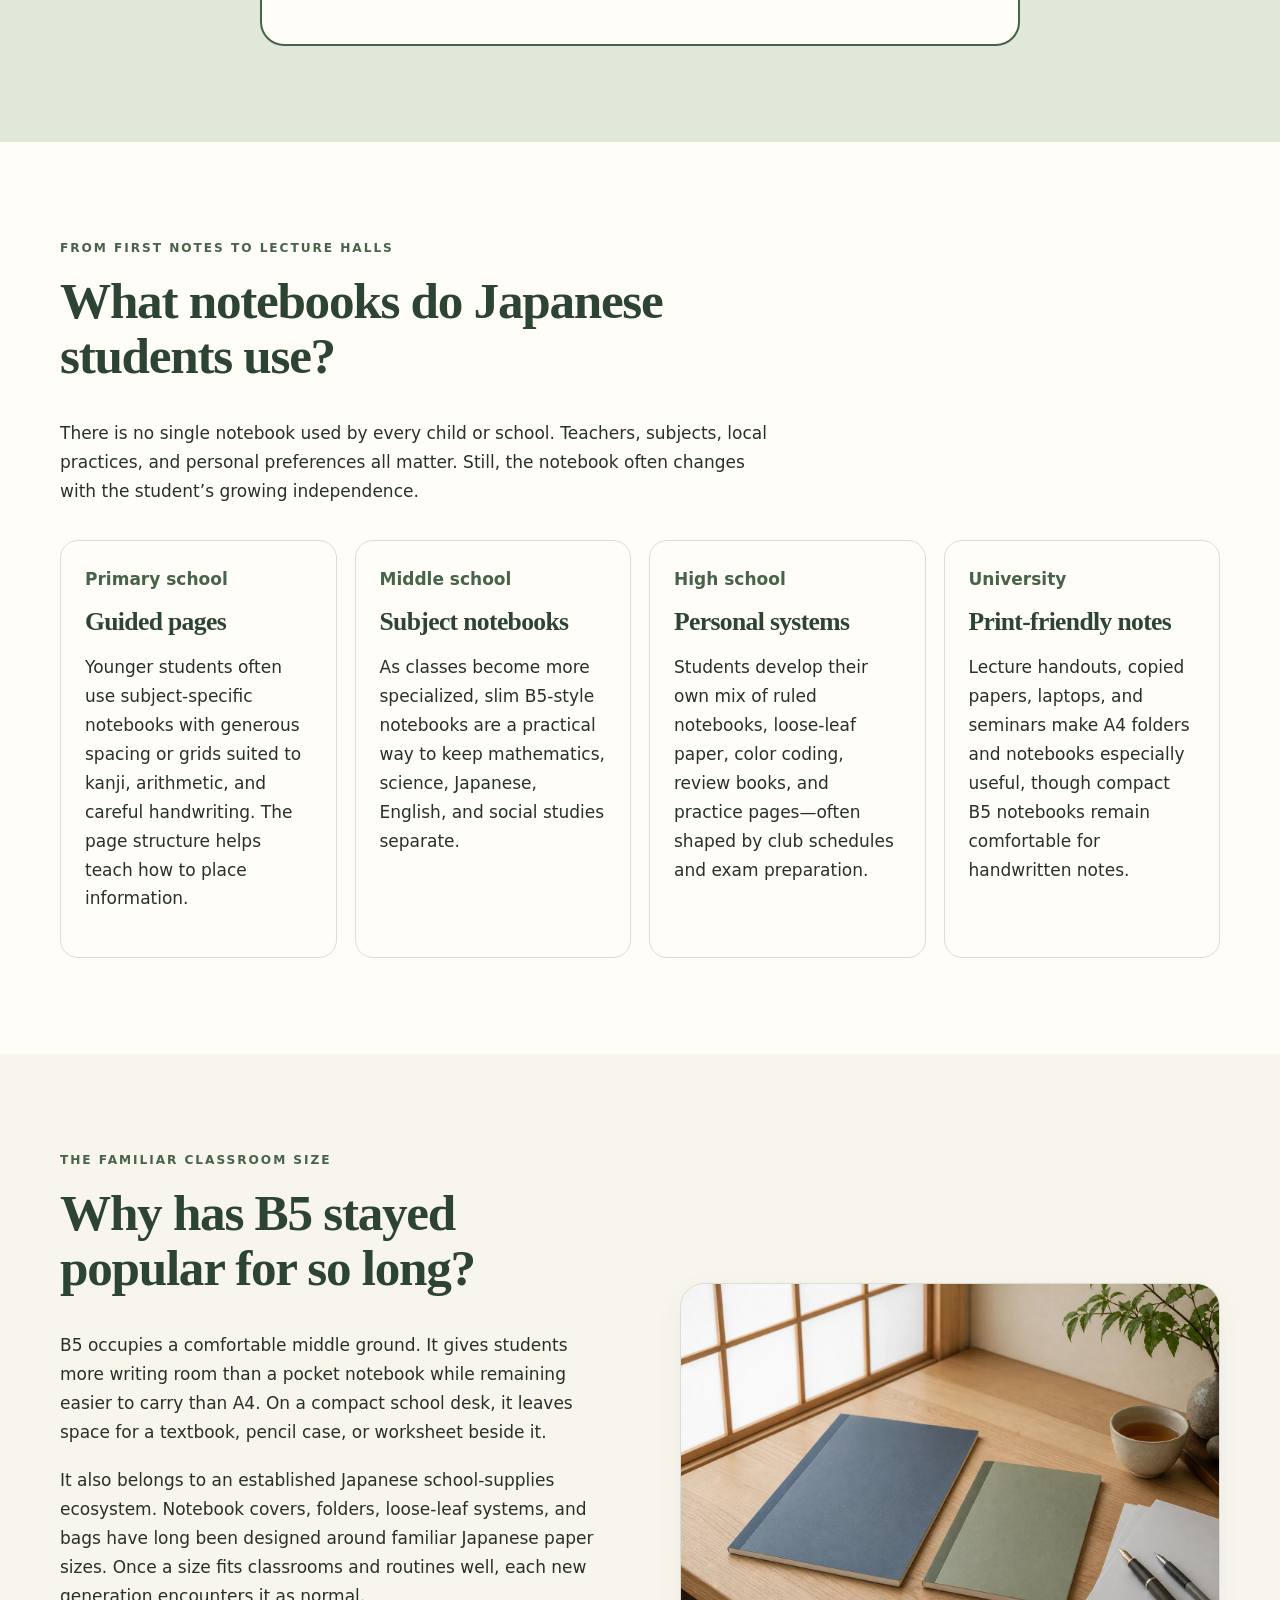
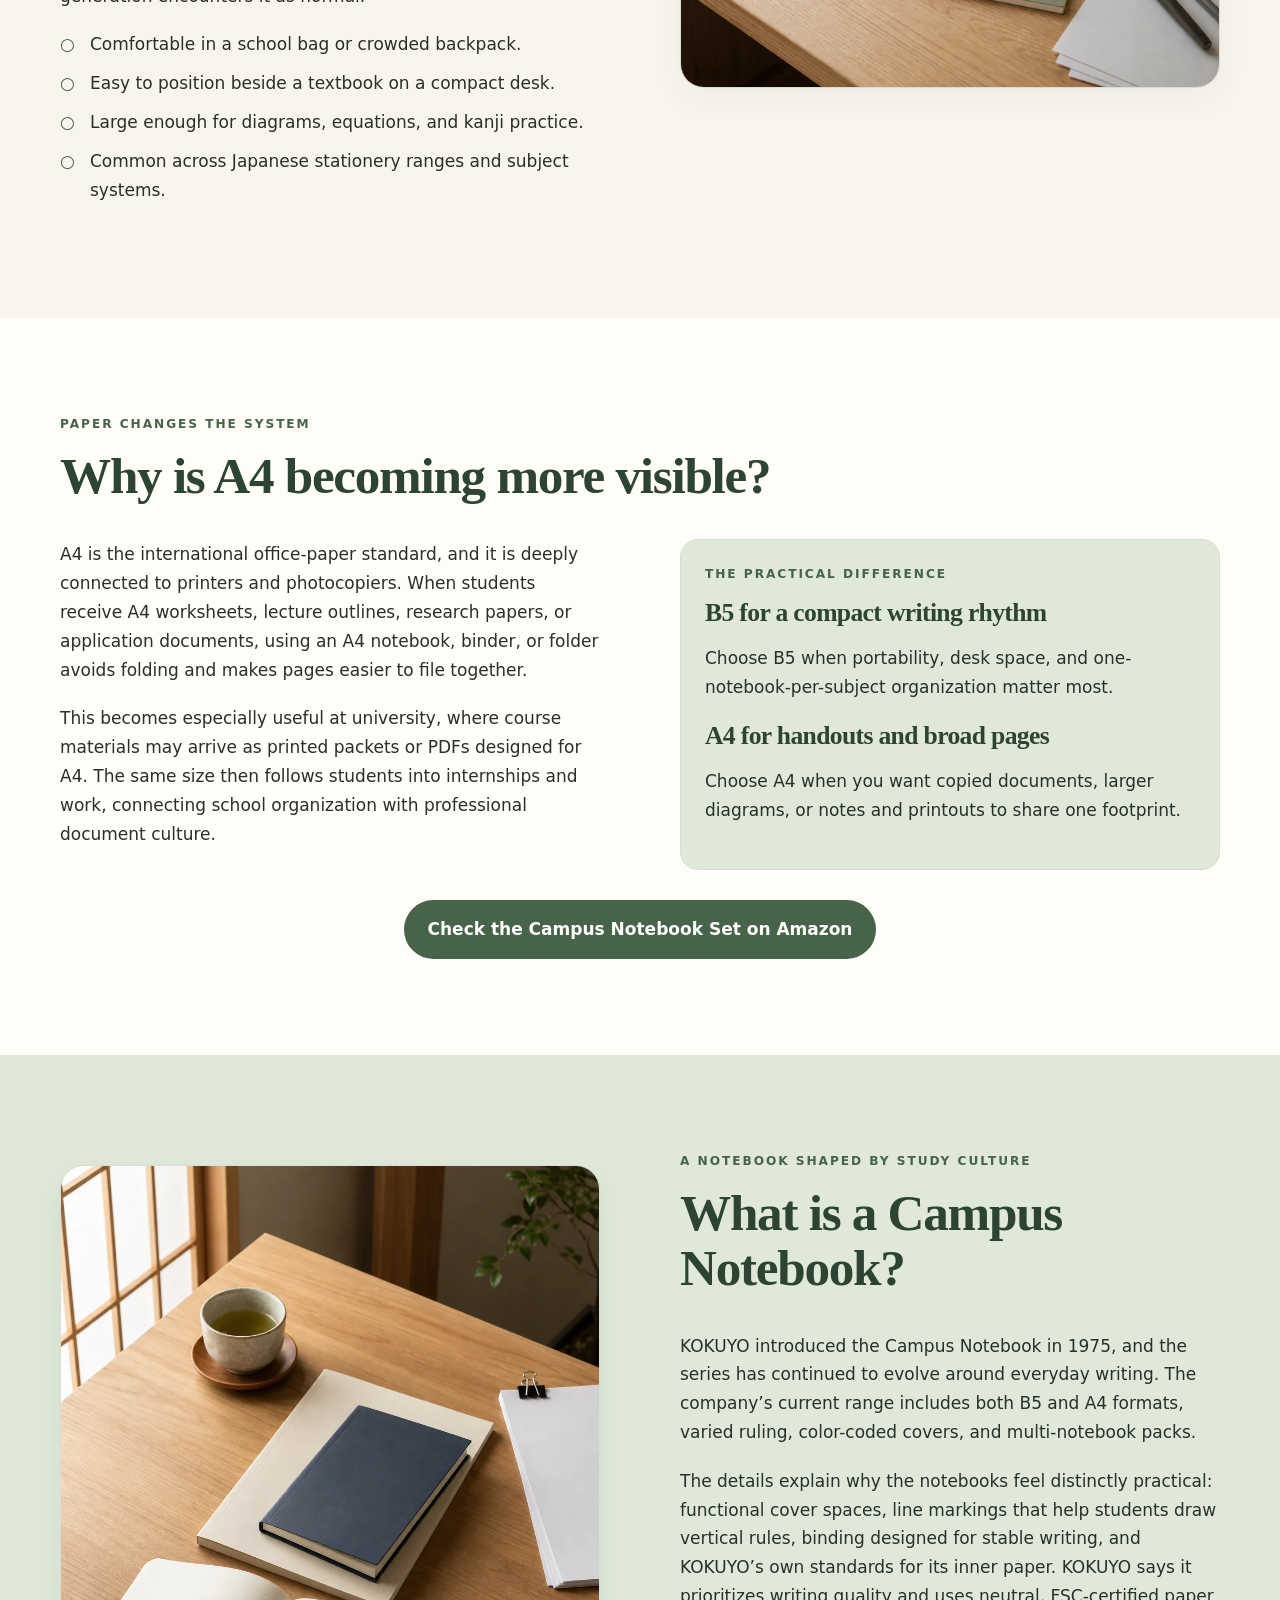
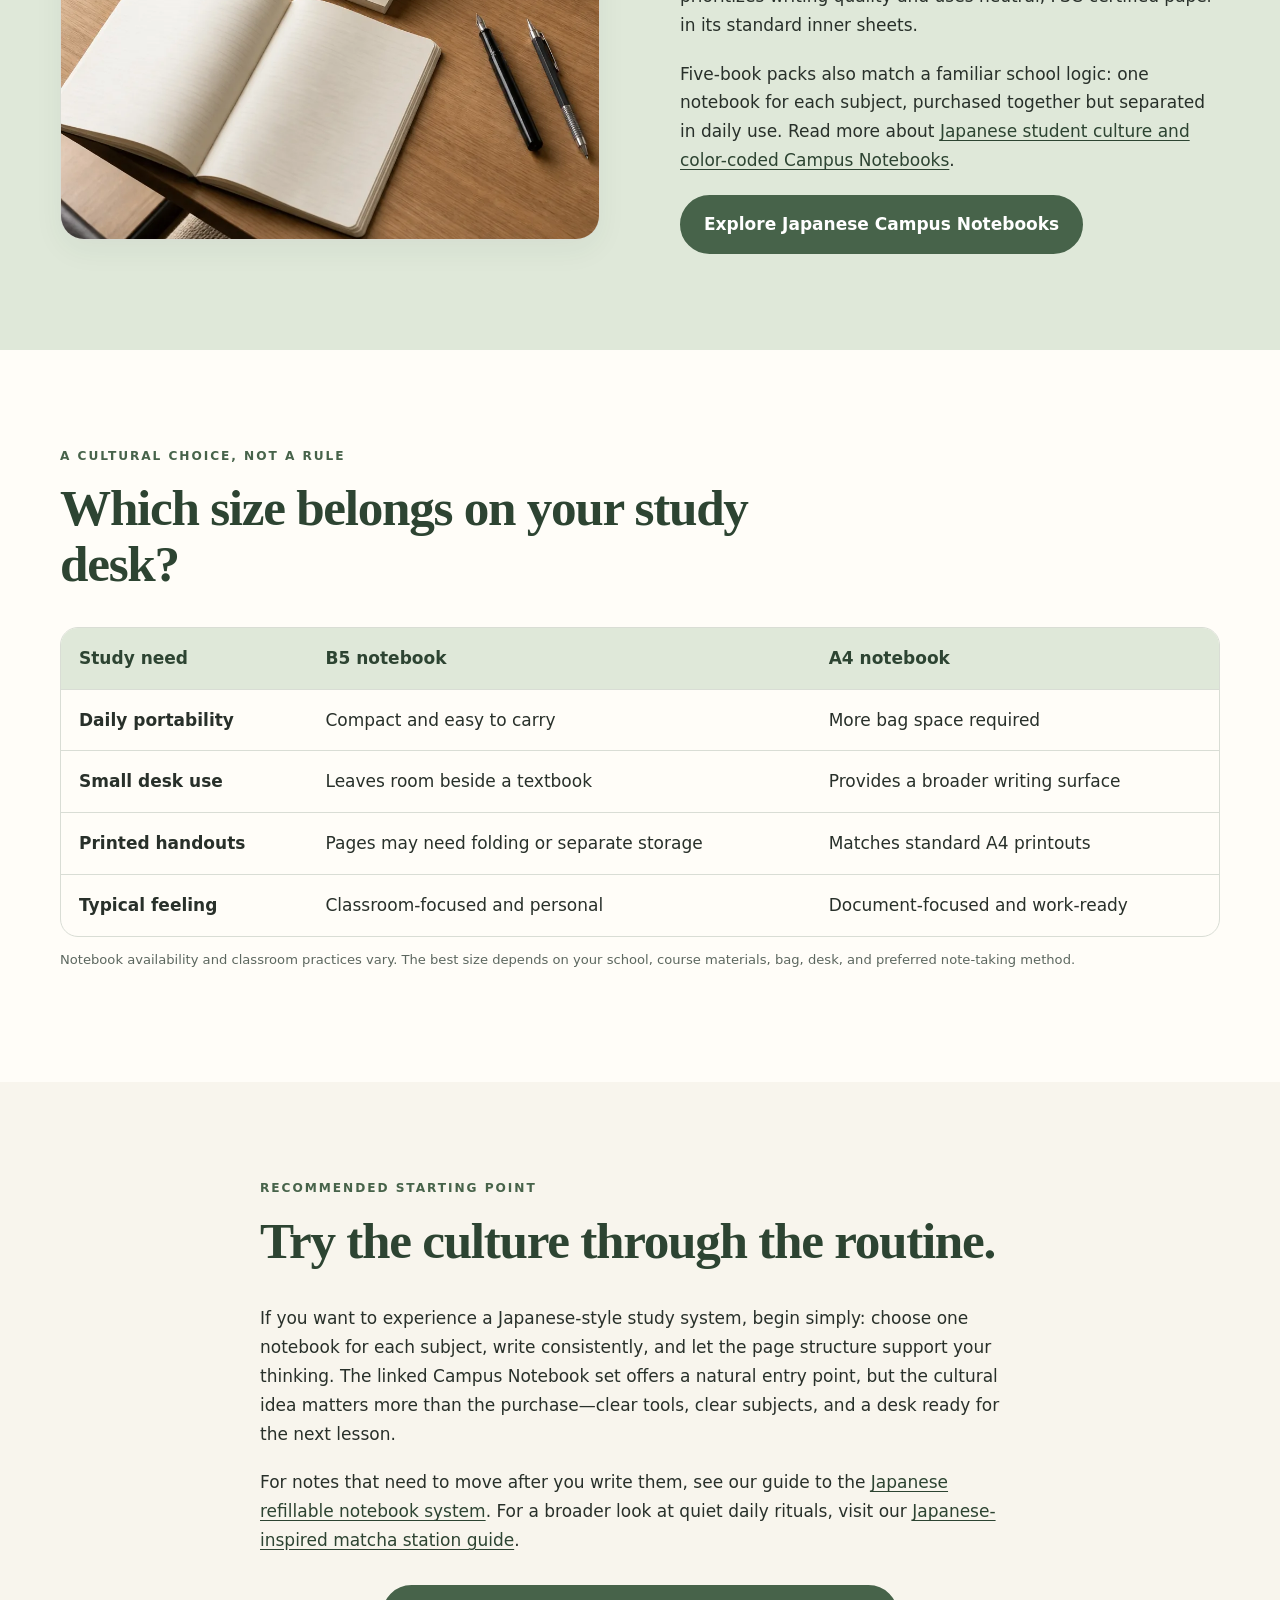
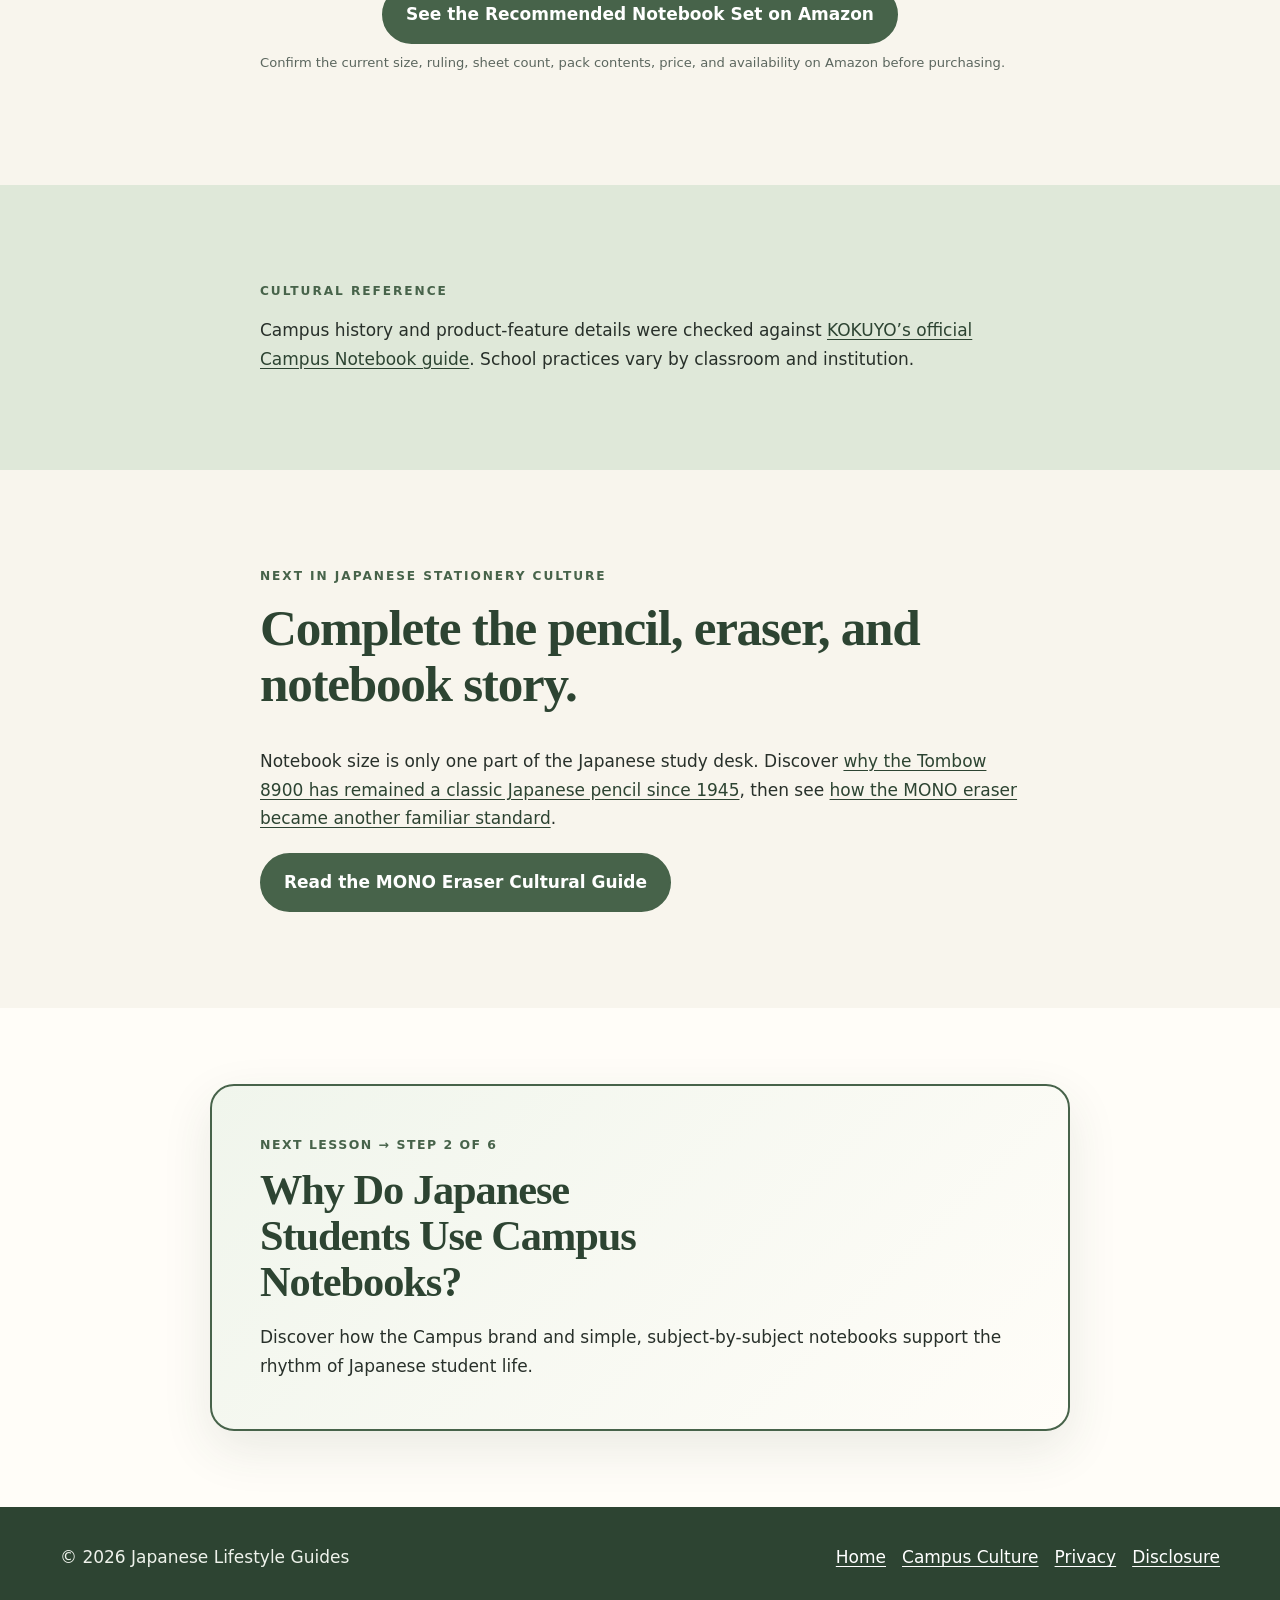
<file: japanese-a4-b5-notebooks.html>
<!doctype html>
<html lang="en">
<head>
  <meta charset="utf-8">
  <meta name="viewport" content="width=device-width, initial-scale=1">
  <title>Why Do Japanese Students Use A4 and B5 Notebooks?</title>
  <meta name="description" content="Learn why B5 notebooks became a Japanese school staple, why A4 is growing, and how notebook size reflects Japanese study and print culture.">
  <link rel="canonical" href="https://bugm79-sketch.github.io/amazon-guide/japanese-a4-b5-notebooks.html">
  <link rel="icon" href="assets/favicon.svg" type="image/svg+xml">
  <link rel="stylesheet" href="styles.css">
  <meta property="og:type" content="article">
  <meta property="og:title" content="Why Do Japanese Students Use A4 and B5 Notebooks?">
  <meta property="og:description" content="A cultural guide to the notebook sizes found in Japanese classrooms, backpacks, universities, and study-with-me desks.">
  <meta property="og:url" content="https://bugm79-sketch.github.io/amazon-guide/japanese-a4-b5-notebooks.html">
  <meta property="og:image" content="https://bugm79-sketch.github.io/amazon-guide/assets/images/minimal-japanese-a4-b5-study-desk.webp">
  <meta property="og:image:alt" content="Minimal Japanese study desk with larger A4 and smaller B5-style notebooks">
  <meta name="twitter:card" content="summary_large_image">
  <meta name="twitter:title" content="Why Do Japanese Students Use A4 and B5 Notebooks?">
  <meta name="twitter:description" content="Discover the school, print, and study culture behind Japan’s familiar B5 and A4 notebooks.">
  <meta name="twitter:image" content="https://bugm79-sketch.github.io/amazon-guide/assets/images/minimal-japanese-a4-b5-study-desk.webp">
  <script type="application/ld+json">
    {"@context":"https://schema.org","@type":"Article","headline":"Why Do Japanese Students Use A4 and B5 Notebooks?","description":"A cultural guide to A4 and B5 notebooks in Japanese schools, universities, and everyday study.","mainEntityOfPage":"https://bugm79-sketch.github.io/amazon-guide/japanese-a4-b5-notebooks.html","image":["https://bugm79-sketch.github.io/amazon-guide/assets/images/minimal-japanese-a4-b5-study-desk.webp","https://bugm79-sketch.github.io/amazon-guide/assets/images/a4-b5-japanese-notebook-comparison.webp"],"author":{"@type":"Organization","name":"Japanese Lifestyle Guides"},"publisher":{"@type":"Organization","name":"Japanese Lifestyle Guides"}}
  </script>
</head>
<body>
  <a class="skip-link" href="#main">Skip to content</a>
  <header class="site-header"><div class="container"><a class="brand" href="index.html">Japanese Lifestyle Guides</a><nav class="site-nav" aria-label="Main navigation"><a href="index.html">Home</a><a href="kokuyo-campus-notebooks.html">Campus Culture</a><a href="kokuyo-refillable-notebook.html">Refillable Notes</a><a href="matcha-station.html">Matcha</a><a href="disclosure.html">Disclosure</a></nav></div></header>
  <main id="main">
    <div class="container series-top-wrap"><a class="series-top-link" href="japanese-school-stationery/"><span aria-hidden="true">←</span> Japanese School Stationery Guide</a></div>
    <article>
      <section class="hero"><div class="container hero-grid">
        <div class="hero-copy"><p class="eyebrow">Japanese notebook culture</p><h1>Why Do Japanese Students Use A4 and B5 Notebooks?</h1><p class="lede">Open a Japanese student’s bag and you may find a notebook that looks slightly different from the one you used at school—not because Japan has one mandatory size, but because paper, desks, handouts, and study habits evolved together.</p><p>B5 has long felt at home in Japanese classrooms. A4 increasingly makes sense in a world of copied worksheets, university documents, and work-ready organization. Here is the culture behind both.</p><a class="button" href="https://www.amazon.com/dp/B01NBOOM2U?th=1&amp;linkCode=ll2&amp;tag=magu0f-20&amp;linkId=ab96502aafc7c9e612cc648921f14bfd&amp;language=en_US&amp;ref_=as_li_ss_tl" rel="sponsored nofollow">See a Japanese Campus Notebook Set on Amazon</a></div>
        <div class="hero-art"><img src="assets/images/minimal-japanese-a4-b5-study-desk.webp" width="1003" height="1568" alt="Minimal Japanese study desk with generic A4 and B5 notebooks, lined paper, fountain pen, mechanical pencil, and green tea" fetchpriority="high" decoding="async"></div>
      </div></section>

      <section class="section sage"><div class="narrow disclosure-box compact-disclosure"><p class="eyebrow">FTC affiliate disclosure</p><p><strong>As an Amazon Associate, I earn from qualifying purchases.</strong></p><p class="tiny">This cultural guide contains affiliate links. If you purchase through them, this site may earn a commission at no additional cost to you. Product details, price, and availability can change.</p></div></section>

      <section class="section soft"><div class="container"><div class="section-head"><p class="eyebrow">From first notes to lecture halls</p><h2>What notebooks do Japanese students use?</h2><p>There is no single notebook used by every child or school. Teachers, subjects, local practices, and personal preferences all matter. Still, the notebook often changes with the student’s growing independence.</p></div><div class="use-grid">
        <article class="use-card"><span class="tag">Primary school</span><h3>Guided pages</h3><p>Younger students often use subject-specific notebooks with generous spacing or grids suited to kanji, arithmetic, and careful handwriting. The page structure helps teach how to place information.</p></article>
        <article class="use-card"><span class="tag">Middle school</span><h3>Subject notebooks</h3><p>As classes become more specialized, slim B5-style notebooks are a practical way to keep mathematics, science, Japanese, English, and social studies separate.</p></article>
        <article class="use-card"><span class="tag">High school</span><h3>Personal systems</h3><p>Students develop their own mix of ruled notebooks, loose-leaf paper, color coding, review books, and practice pages—often shaped by club schedules and exam preparation.</p></article>
        <article class="use-card"><span class="tag">University</span><h3>Print-friendly notes</h3><p>Lecture handouts, copied papers, laptops, and seminars make A4 folders and notebooks especially useful, though compact B5 notebooks remain comfortable for handwritten notes.</p></article>
      </div></div></section>

      <section class="section"><div class="container experience-grid">
        <div><p class="eyebrow">The familiar classroom size</p><h2>Why has B5 stayed popular for so long?</h2><p>B5 occupies a comfortable middle ground. It gives students more writing room than a pocket notebook while remaining easier to carry than A4. On a compact school desk, it leaves space for a textbook, pencil case, or worksheet beside it.</p><p>It also belongs to an established Japanese school-supplies ecosystem. Notebook covers, folders, loose-leaf systems, and bags have long been designed around familiar Japanese paper sizes. Once a size fits classrooms and routines well, each new generation encounters it as normal.</p><ul class="check-list"><li>Comfortable in a school bag or crowded backpack.</li><li>Easy to position beside a textbook on a compact desk.</li><li>Large enough for diagrams, equations, and kanji practice.</li><li>Common across Japanese stationery ranges and subject systems.</li></ul></div>
        <div><img class="card lifestyle-image" src="assets/images/a4-b5-japanese-notebook-comparison.webp" width="1448" height="1086" alt="Side-by-side comparison of a larger A4 notebook and compact B5 notebook on a Japanese wooden study desk" loading="lazy" decoding="async"></div>
      </div></section>

      <section class="section soft"><div class="container"><div class="section-head"><p class="eyebrow">Paper changes the system</p><h2>Why is A4 becoming more visible?</h2></div><div class="fit-grid">
        <div><p>A4 is the international office-paper standard, and it is deeply connected to printers and photocopiers. When students receive A4 worksheets, lecture outlines, research papers, or application documents, using an A4 notebook, binder, or folder avoids folding and makes pages easier to file together.</p><p>This becomes especially useful at university, where course materials may arrive as printed packets or PDFs designed for A4. The same size then follows students into internships and work, connecting school organization with professional document culture.</p></div>
        <div class="note-card"><p class="eyebrow">The practical difference</p><h3>B5 for a compact writing rhythm</h3><p>Choose B5 when portability, desk space, and one-notebook-per-subject organization matter most.</p><h3>A4 for handouts and broad pages</h3><p>Choose A4 when you want copied documents, larger diagrams, or notes and printouts to share one footprint.</p></div>
      </div><div class="center-cta"><a class="button" href="https://www.amazon.com/dp/B01NBOOM2U?th=1&amp;linkCode=ll2&amp;tag=magu0f-20&amp;linkId=ab96502aafc7c9e612cc648921f14bfd&amp;language=en_US&amp;ref_=as_li_ss_tl" rel="sponsored nofollow">Check the Campus Notebook Set on Amazon</a></div></div></section>

      <section class="section sage"><div class="container style-grid">
        <div><img class="card pinterest-image" src="assets/images/minimal-japanese-a4-b5-study-desk.webp" width="1003" height="1568" alt="Vertical study-with-me desk featuring Japanese-style A4 and B5 notebooks with simple writing tools" loading="lazy" decoding="async"></div>
        <div><p class="eyebrow">A notebook shaped by study culture</p><h2>What is a Campus Notebook?</h2><p>KOKUYO introduced the Campus Notebook in 1975, and the series has continued to evolve around everyday writing. The company’s current range includes both B5 and A4 formats, varied ruling, color-coded covers, and multi-notebook packs.</p><p>The details explain why the notebooks feel distinctly practical: functional cover spaces, line markings that help students draw vertical rules, binding designed for stable writing, and KOKUYO’s own standards for its inner paper. KOKUYO says it prioritizes writing quality and uses neutral, FSC-certified paper in its standard inner sheets.</p><p>Five-book packs also match a familiar school logic: one notebook for each subject, purchased together but separated in daily use. Read more about <a href="kokuyo-campus-notebooks.html">Japanese student culture and color-coded Campus Notebooks</a>.</p><a class="button" href="https://www.amazon.com/dp/B01NBOOM2U?th=1&amp;linkCode=ll2&amp;tag=magu0f-20&amp;linkId=ab96502aafc7c9e612cc648921f14bfd&amp;language=en_US&amp;ref_=as_li_ss_tl" rel="sponsored nofollow">Explore Japanese Campus Notebooks</a></div>
      </div></section>

      <section class="section soft"><div class="container"><div class="section-head"><p class="eyebrow">A cultural choice, not a rule</p><h2>Which size belongs on your study desk?</h2></div><div class="comparison-wrap"><table class="comparison-table"><thead><tr><th scope="col">Study need</th><th scope="col">B5 notebook</th><th scope="col">A4 notebook</th></tr></thead><tbody><tr><th scope="row">Daily portability</th><td>Compact and easy to carry</td><td>More bag space required</td></tr><tr><th scope="row">Small desk use</th><td>Leaves room beside a textbook</td><td>Provides a broader writing surface</td></tr><tr><th scope="row">Printed handouts</th><td>Pages may need folding or separate storage</td><td>Matches standard A4 printouts</td></tr><tr><th scope="row">Typical feeling</th><td>Classroom-focused and personal</td><td>Document-focused and work-ready</td></tr></tbody></table></div><p class="tiny table-note">Notebook availability and classroom practices vary. The best size depends on your school, course materials, bag, desk, and preferred note-taking method.</p></div></section>

      <section class="section"><div class="narrow"><p class="eyebrow">Recommended starting point</p><h2>Try the culture through the routine.</h2><p>If you want to experience a Japanese-style study system, begin simply: choose one notebook for each subject, write consistently, and let the page structure support your thinking. The linked Campus Notebook set offers a natural entry point, but the cultural idea matters more than the purchase—clear tools, clear subjects, and a desk ready for the next lesson.</p><p>For notes that need to move after you write them, see our guide to the <a href="kokuyo-refillable-notebook.html">Japanese refillable notebook system</a>. For a broader look at quiet daily rituals, visit our <a href="matcha-station.html">Japanese-inspired matcha station guide</a>.</p><div class="center-cta"><a class="button" href="https://www.amazon.com/dp/B01NBOOM2U?th=1&amp;linkCode=ll2&amp;tag=magu0f-20&amp;linkId=ab96502aafc7c9e612cc648921f14bfd&amp;language=en_US&amp;ref_=as_li_ss_tl" rel="sponsored nofollow">See the Recommended Notebook Set on Amazon</a></div><p class="link-note">Confirm the current size, ruling, sheet count, pack contents, price, and availability on Amazon before purchasing.</p></div></section>

      <section class="section sage"><div class="narrow source-note"><p class="eyebrow">Cultural reference</p><p>Campus history and product-feature details were checked against <a href="https://www.kokuyo.com/en/stationery/series/campus/campus-notebook/">KOKUYO’s official Campus Notebook guide</a>. School practices vary by classroom and institution.</p></div></section>
      <section class="section"><div class="narrow"><p class="eyebrow">Next in Japanese stationery culture</p><h2>Complete the pencil, eraser, and notebook story.</h2><p>Notebook size is only one part of the Japanese study desk. Discover <a href="tombow-8900-japanese-pencil.html">why the Tombow 8900 has remained a classic Japanese pencil since 1945</a>, then see <a href="tombow-mono-eraser-japanese-culture.html">how the MONO eraser became another familiar standard</a>.</p><a class="button" href="tombow-mono-eraser-japanese-culture.html">Read the MONO Eraser Cultural Guide</a></div></section>
      <nav class="lesson-navigation" aria-label="Series lesson navigation"><a class="lesson-card" href="kokuyo-campus-notebooks.html"><span class="lesson-label">Next Lesson → Step 2 of 6</span><h2>Why Do Japanese Students Use Campus Notebooks?</h2><p>Discover how the Campus brand and simple, subject-by-subject notebooks support the rhythm of Japanese student life.</p></a></nav>
    </article>
  </main>
  <footer class="site-footer"><div class="container footer-row"><p>© 2026 Japanese Lifestyle Guides</p><div class="footer-links"><a href="index.html">Home</a><a href="kokuyo-campus-notebooks.html">Campus Culture</a><a href="privacy.html">Privacy</a><a href="disclosure.html">Disclosure</a></div></div></footer>
  <script src="script.js" defer></script>
</body>
</html>
</file>
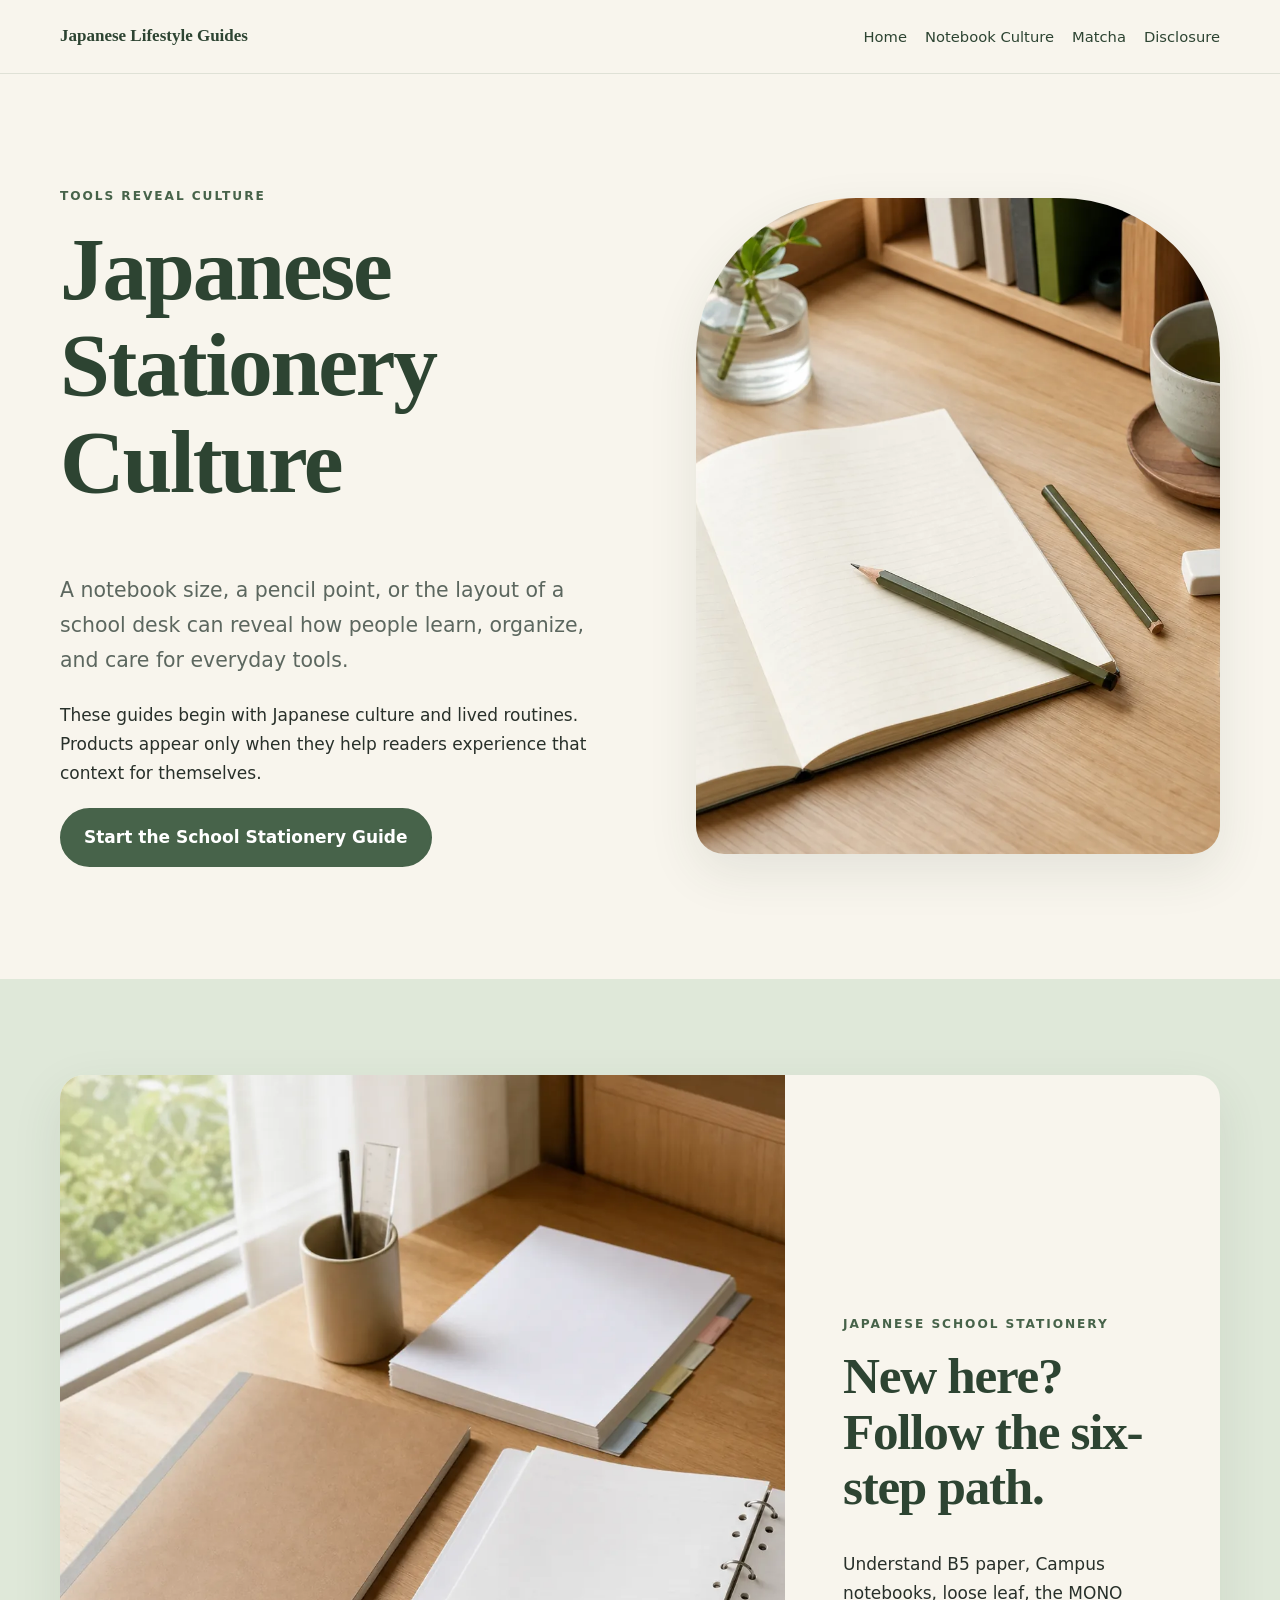
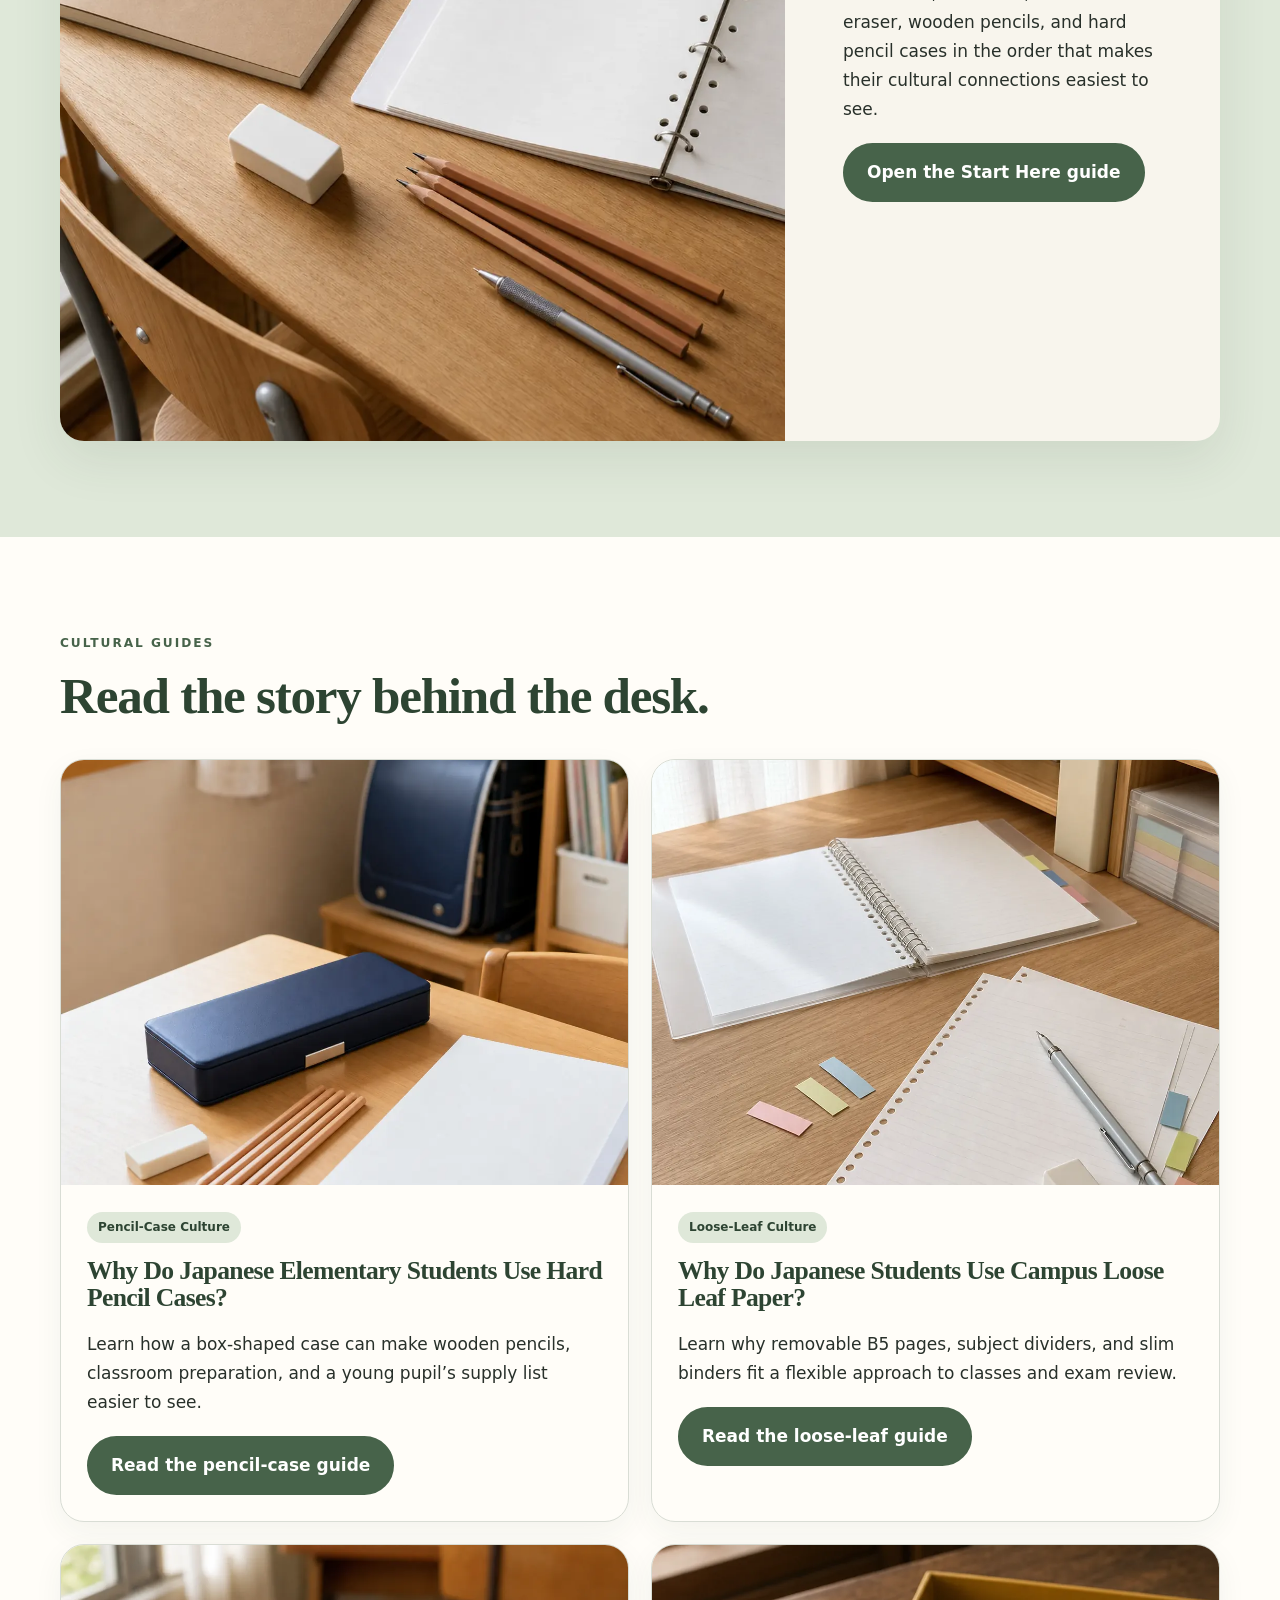
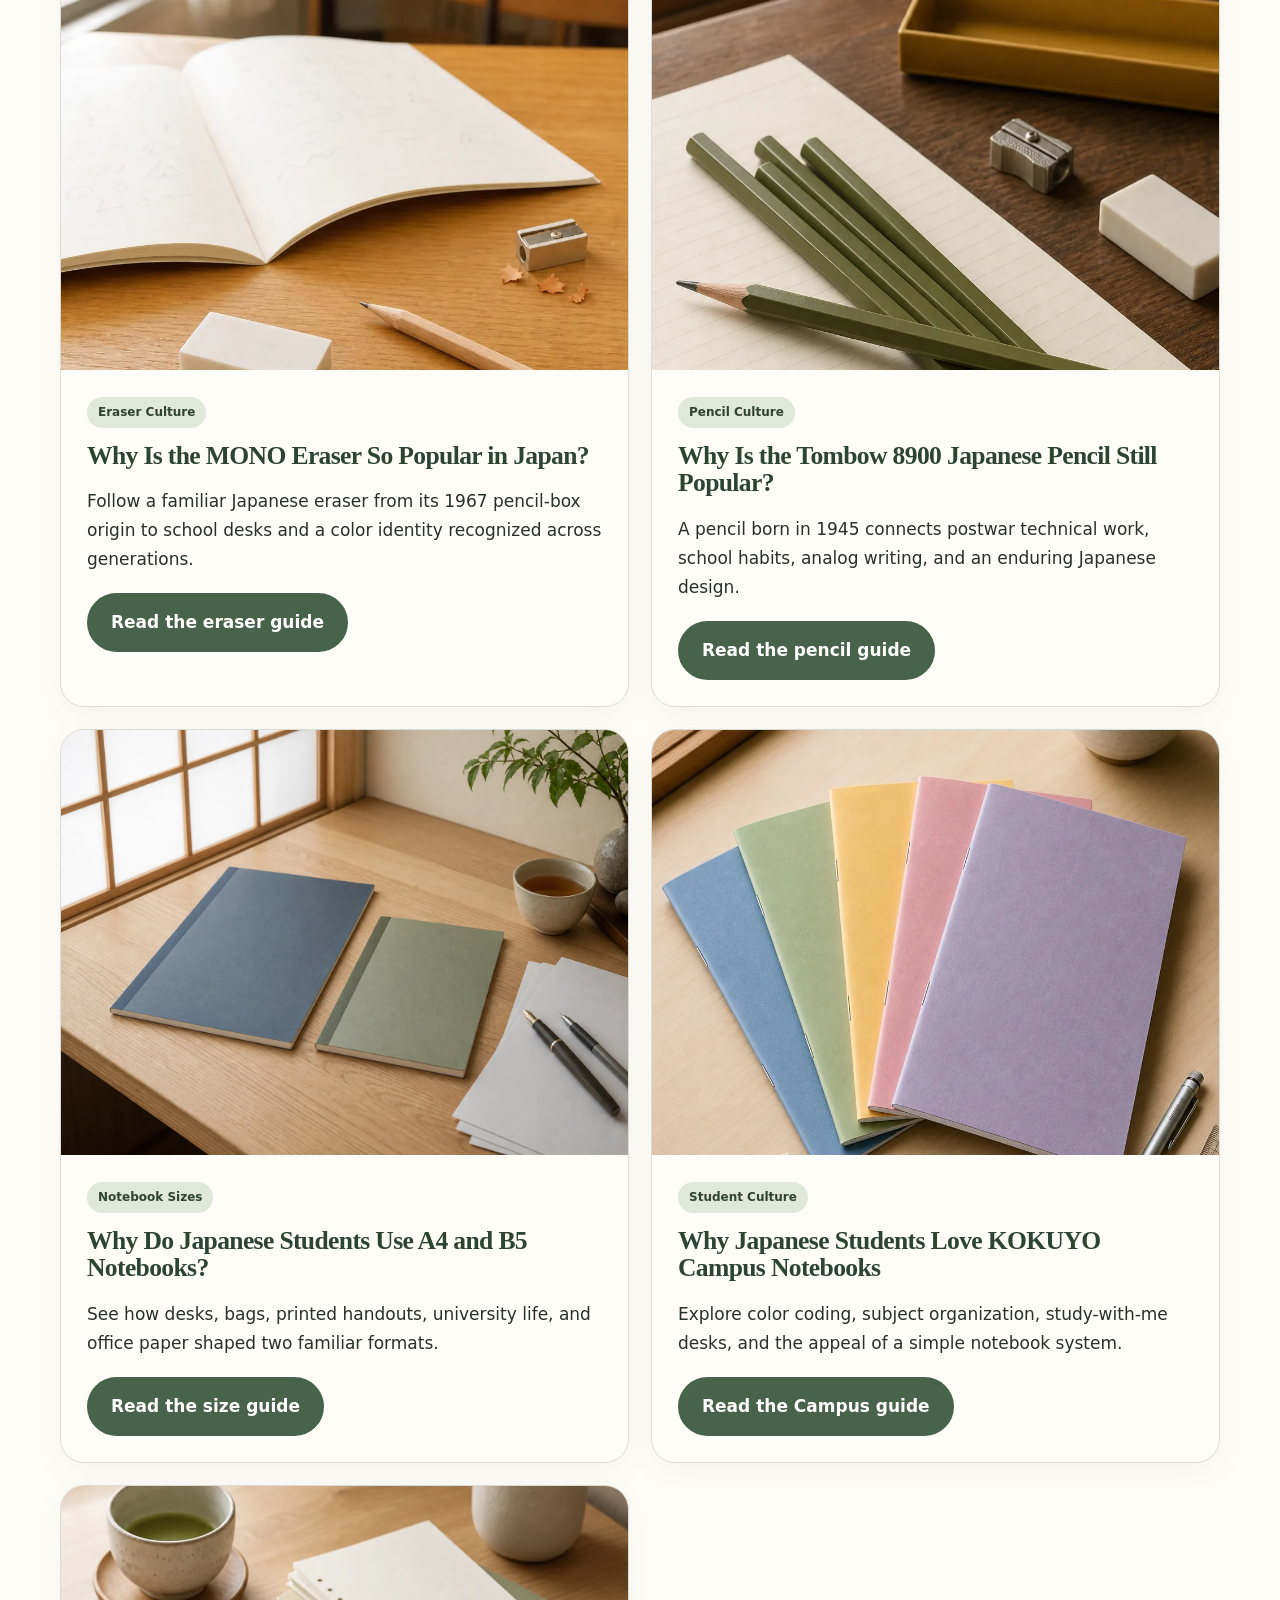
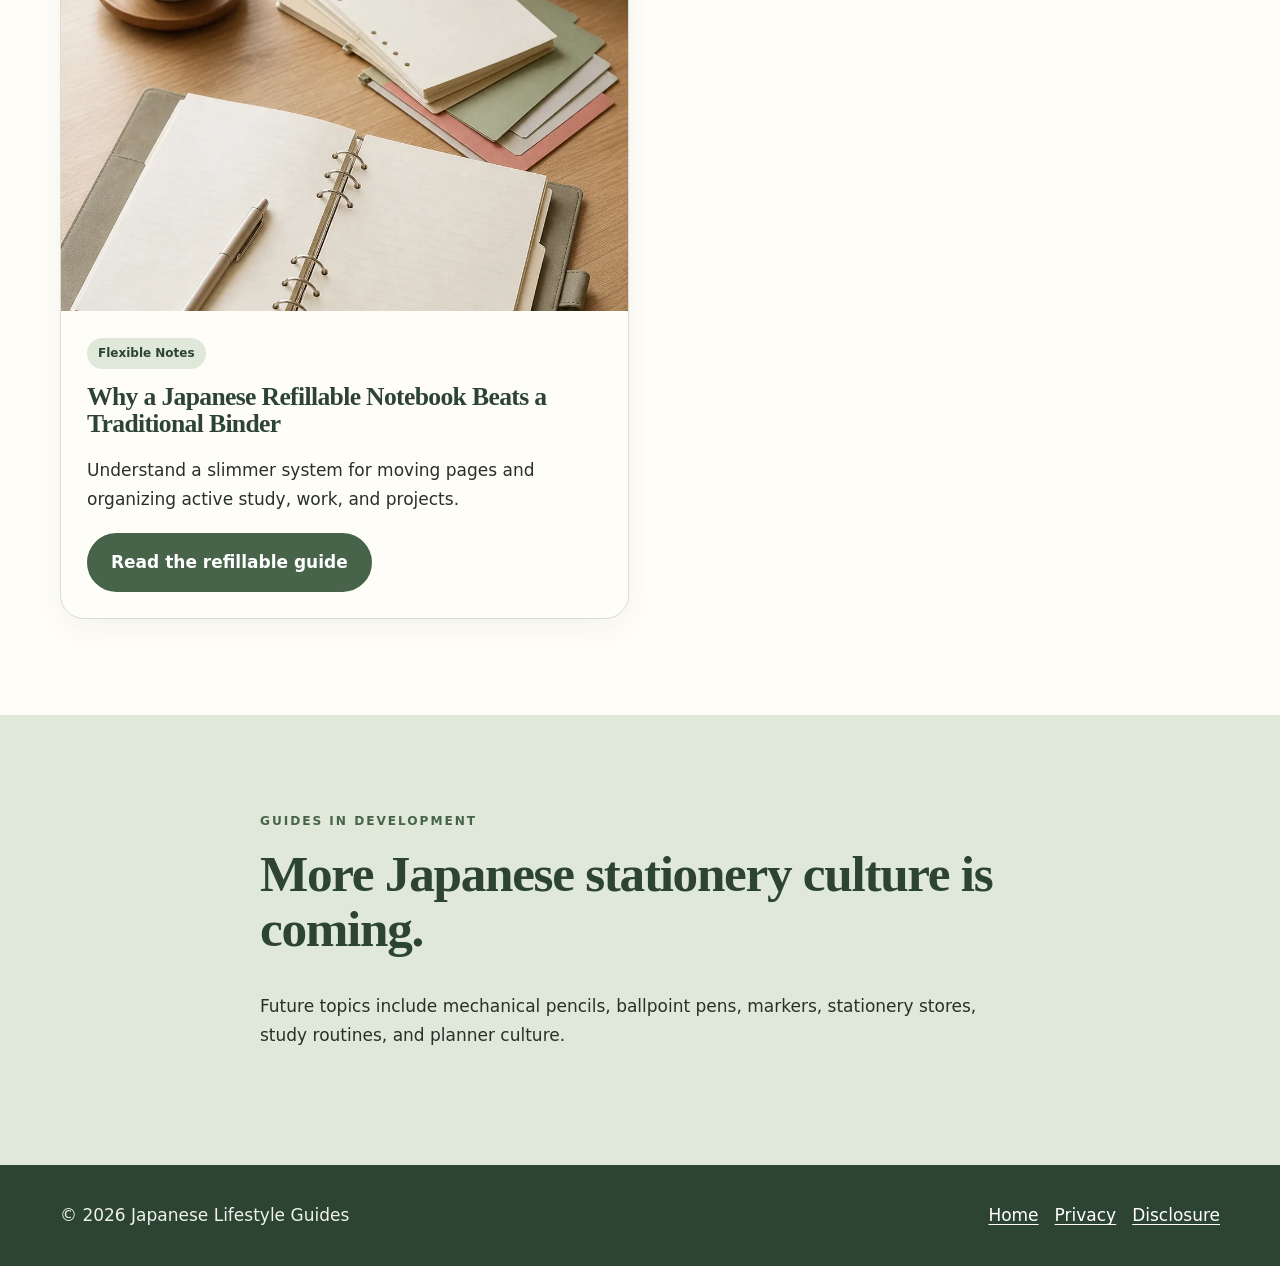
<file: japanese-stationery.html>
<!doctype html>
<html lang="en">
<head>
  <meta charset="utf-8">
  <meta name="viewport" content="width=device-width, initial-scale=1">
  <title>Japanese Stationery Culture | Notebooks, Pencils and Study</title>
  <meta name="description" content="Explore Japanese stationery culture through guides to notebooks, pencils, school supplies, study habits, and enduring everyday design.">
  <link rel="canonical" href="https://bugm79-sketch.github.io/amazon-guide/japanese-stationery.html">
  <link rel="icon" href="assets/favicon.svg" type="image/svg+xml">
  <link rel="stylesheet" href="styles.css">
  <meta property="og:type" content="website"><meta property="og:title" content="Japanese Stationery Culture"><meta property="og:description" content="Understand the notebooks, pencils, school supplies, and study habits found on Japanese desks."><meta property="og:url" content="https://bugm79-sketch.github.io/amazon-guide/japanese-stationery.html"><meta property="og:image" content="https://bugm79-sketch.github.io/amazon-guide/assets/images/japanese-pencil-study-ritual.webp">
  <meta name="twitter:card" content="summary_large_image"><meta name="twitter:title" content="Japanese Stationery Culture"><meta name="twitter:description" content="Cultural guides to Japanese notebooks, pencils, school supplies, and study habits."><meta name="twitter:image" content="https://bugm79-sketch.github.io/amazon-guide/assets/images/japanese-pencil-study-ritual.webp">
  <script type="application/ld+json">{"@context":"https://schema.org","@type":"CollectionPage","name":"Japanese Stationery Culture","description":"Cultural guides to Japanese notebooks, pencils, school supplies, and study habits.","url":"https://bugm79-sketch.github.io/amazon-guide/japanese-stationery.html"}</script>
</head>
<body>
  <a class="skip-link" href="#main">Skip to content</a>
  <header class="site-header"><div class="container"><a class="brand" href="index.html">Japanese Lifestyle Guides</a><nav class="site-nav" aria-label="Main navigation"><a href="index.html">Home</a><a href="japanese-a4-b5-notebooks.html">Notebook Culture</a><a href="matcha-station.html">Matcha</a><a href="disclosure.html">Disclosure</a></nav></div></header>
  <main id="main">
    <section class="hero"><div class="container hero-grid"><div class="hero-copy"><p class="eyebrow">Tools reveal culture</p><h1>Japanese Stationery Culture</h1><p class="lede">A notebook size, a pencil point, or the layout of a school desk can reveal how people learn, organize, and care for everyday tools.</p><p>These guides begin with Japanese culture and lived routines. Products appear only when they help readers experience that context for themselves.</p><a class="button" href="japanese-school-stationery/">Start the School Stationery Guide</a></div><div class="hero-art"><img src="assets/images/japanese-pencil-study-ritual.webp" width="1448" height="1086" alt="Japanese stationery study setup with unbranded wooden pencils, notebook, eraser, sharpener, and tea" fetchpriority="high" decoding="async"></div></div></section>
    <section class="section sage"><div class="container summary-photo"><img src="assets/images/japanese-school-stationery-start-here.webp" width="1086" height="1448" alt="Japanese school stationery arranged as a learning path from B5 paper to notebooks, eraser, and pencils" loading="lazy" decoding="async"><div class="summary-copy"><p class="eyebrow">Japanese School Stationery</p><h2>New here? Follow the six-step path.</h2><p>Understand B5 paper, Campus notebooks, loose leaf, the MONO eraser, wooden pencils, and hard pencil cases in the order that makes their cultural connections easiest to see.</p><a class="button" href="japanese-school-stationery/">Open the Start Here guide</a></div></div></section>
    <section class="section soft"><div class="container"><div class="section-head"><p class="eyebrow">Cultural guides</p><h2>Read the story behind the desk.</h2></div><div class="card-grid">
      <article class="card"><img src="assets/images/japanese-hard-pencil-case-school-desk.webp" width="1086" height="1448" alt="Plain hard pencil case and wooden pencils on a Japanese elementary-school study desk" loading="lazy" decoding="async"><div class="card-body"><span class="tag">Pencil-Case Culture</span><h3>Why Do Japanese Elementary Students Use Hard Pencil Cases?</h3><p>Learn how a box-shaped case can make wooden pencils, classroom preparation, and a young pupil’s supply list easier to see.</p><a class="button" href="why-japanese-students-use-hard-pencil-cases.html">Read the pencil-case guide</a></div></article>
      <article class="card"><img src="assets/images/japanese-campus-loose-leaf-study-desk.webp" width="1086" height="1448" alt="B5 loose-leaf pages and a slim binder on a Japanese study desk" loading="lazy" decoding="async"><div class="card-body"><span class="tag">Loose-Leaf Culture</span><h3>Why Do Japanese Students Use Campus Loose Leaf Paper?</h3><p>Learn why removable B5 pages, subject dividers, and slim binders fit a flexible approach to classes and exam review.</p><a class="button" href="kokuyo-campus-loose-leaf-culture.html">Read the loose-leaf guide</a></div></article>
      <article class="card"><img src="assets/images/japanese-mono-eraser-study-desk.webp" width="1086" height="1448" alt="Japanese school desk with a white block eraser, wooden pencil, and B5 notebook" loading="lazy" decoding="async"><div class="card-body"><span class="tag">Eraser Culture</span><h3>Why Is the MONO Eraser So Popular in Japan?</h3><p>Follow a familiar Japanese eraser from its 1967 pencil-box origin to school desks and a color identity recognized across generations.</p><a class="button" href="tombow-mono-eraser-japanese-culture.html">Read the eraser guide</a></div></article>
      <article class="card"><img src="assets/images/classic-japanese-wooden-pencil-desk.webp" width="972" height="1619" alt="Olive-green wooden pencils on a traditional Japanese study desk" loading="lazy" decoding="async"><div class="card-body"><span class="tag">Pencil Culture</span><h3>Why Is the Tombow 8900 Japanese Pencil Still Popular?</h3><p>A pencil born in 1945 connects postwar technical work, school habits, analog writing, and an enduring Japanese design.</p><a class="button" href="tombow-8900-japanese-pencil.html">Read the pencil guide</a></div></article>
      <article class="card"><img src="assets/images/a4-b5-japanese-notebook-comparison.webp" width="1448" height="1086" alt="A4 and B5 notebooks compared on a Japanese wooden desk" loading="lazy" decoding="async"><div class="card-body"><span class="tag">Notebook Sizes</span><h3>Why Do Japanese Students Use A4 and B5 Notebooks?</h3><p>See how desks, bags, printed handouts, university life, and office paper shaped two familiar formats.</p><a class="button" href="japanese-a4-b5-notebooks.html">Read the size guide</a></div></article>
      <article class="card"><img src="assets/images/kokuyo-campus-rainbow-study-setup.webp" width="1003" height="1568" alt="Five colorful school notebooks on a minimal Japanese study desk" loading="lazy" decoding="async"><div class="card-body"><span class="tag">Student Culture</span><h3>Why Japanese Students Love KOKUYO Campus Notebooks</h3><p>Explore color coding, subject organization, study-with-me desks, and the appeal of a simple notebook system.</p><a class="button" href="kokuyo-campus-notebooks.html">Read the Campus guide</a></div></article>
      <article class="card"><img src="assets/images/minimal-japanese-study-setup.webp" width="1003" height="1568" alt="Minimal Japanese study setup with a refillable notebook and reorganizable pages" loading="lazy" decoding="async"><div class="card-body"><span class="tag">Flexible Notes</span><h3>Why a Japanese Refillable Notebook Beats a Traditional Binder</h3><p>Understand a slimmer system for moving pages and organizing active study, work, and projects.</p><a class="button" href="kokuyo-refillable-notebook.html">Read the refillable guide</a></div></article>
    </div></div></section>
    <section class="section sage"><div class="narrow"><p class="eyebrow">Guides in development</p><h2>More Japanese stationery culture is coming.</h2><p>Future topics include mechanical pencils, ballpoint pens, markers, stationery stores, study routines, and planner culture.</p></div></section>
  </main>
  <footer class="site-footer"><div class="container footer-row"><p>© 2026 Japanese Lifestyle Guides</p><div class="footer-links"><a href="index.html">Home</a><a href="privacy.html">Privacy</a><a href="disclosure.html">Disclosure</a></div></div></footer>
</body>
</html>
</file>
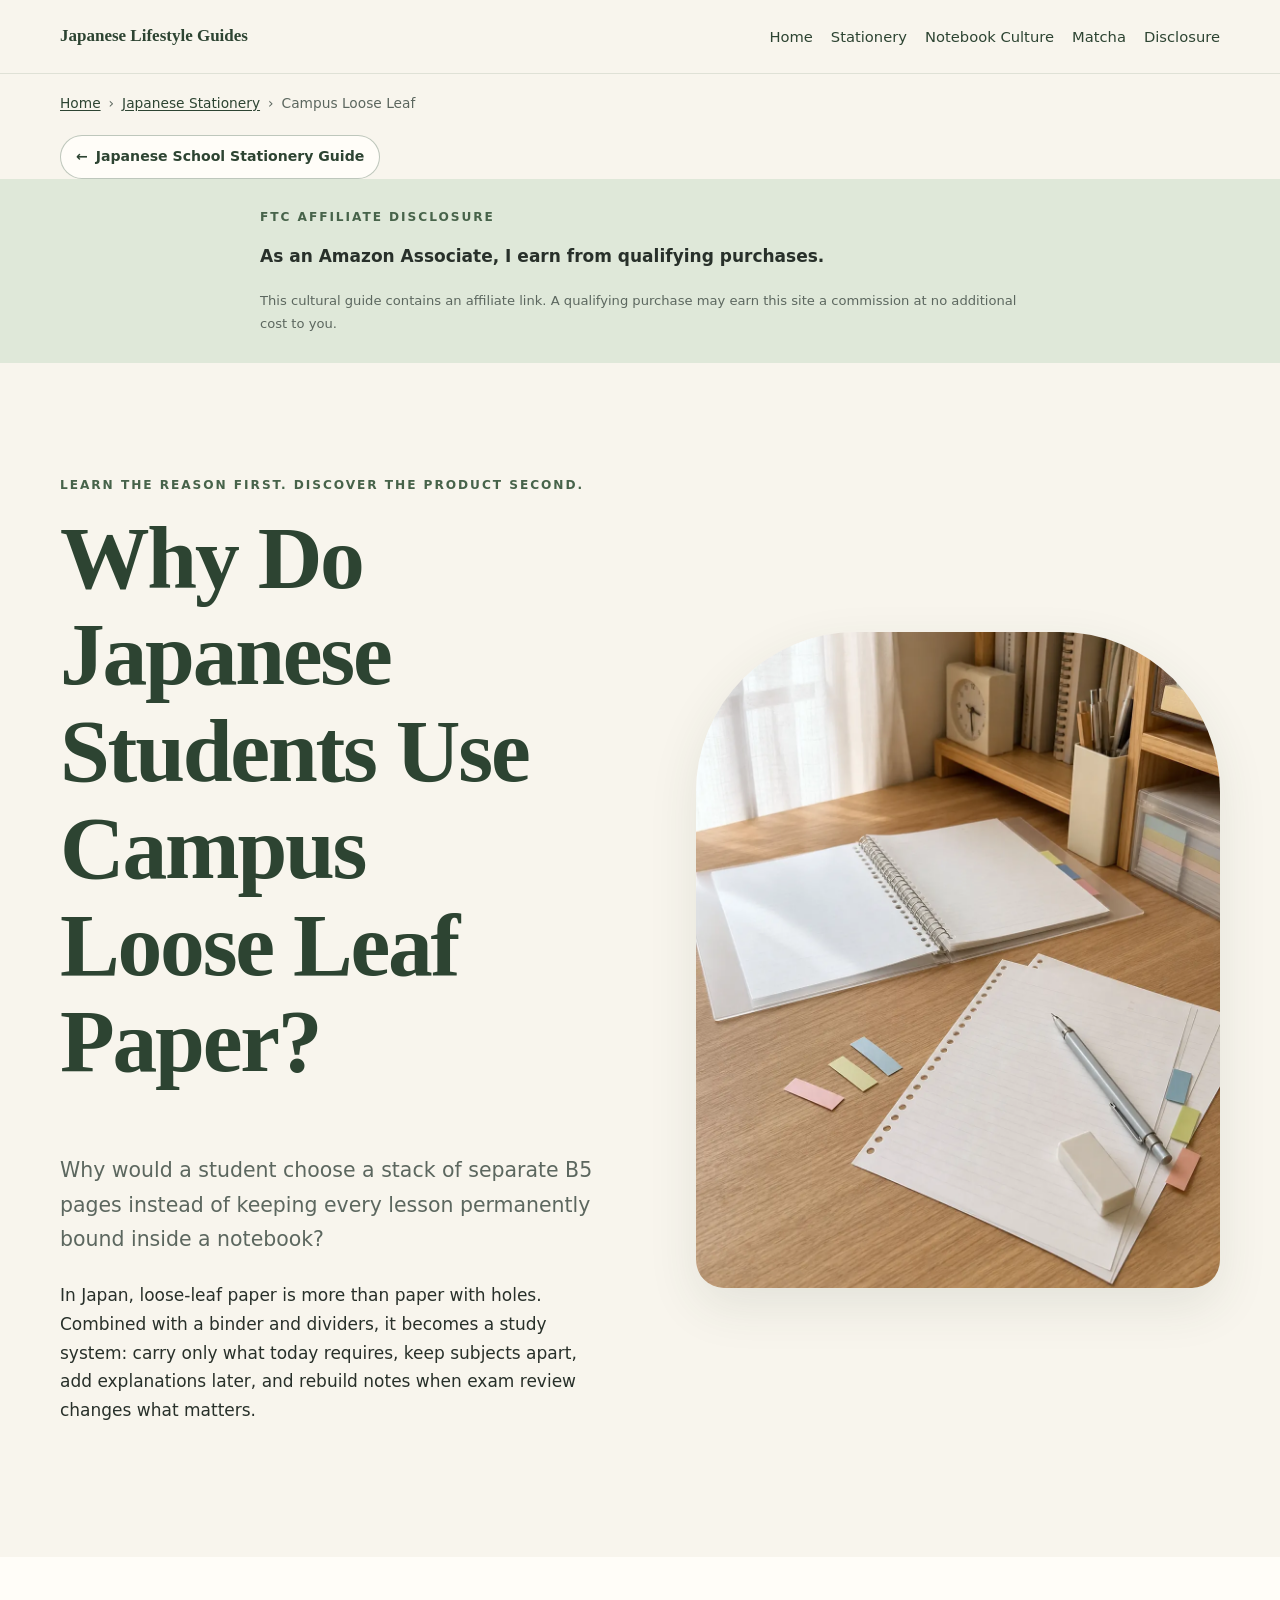
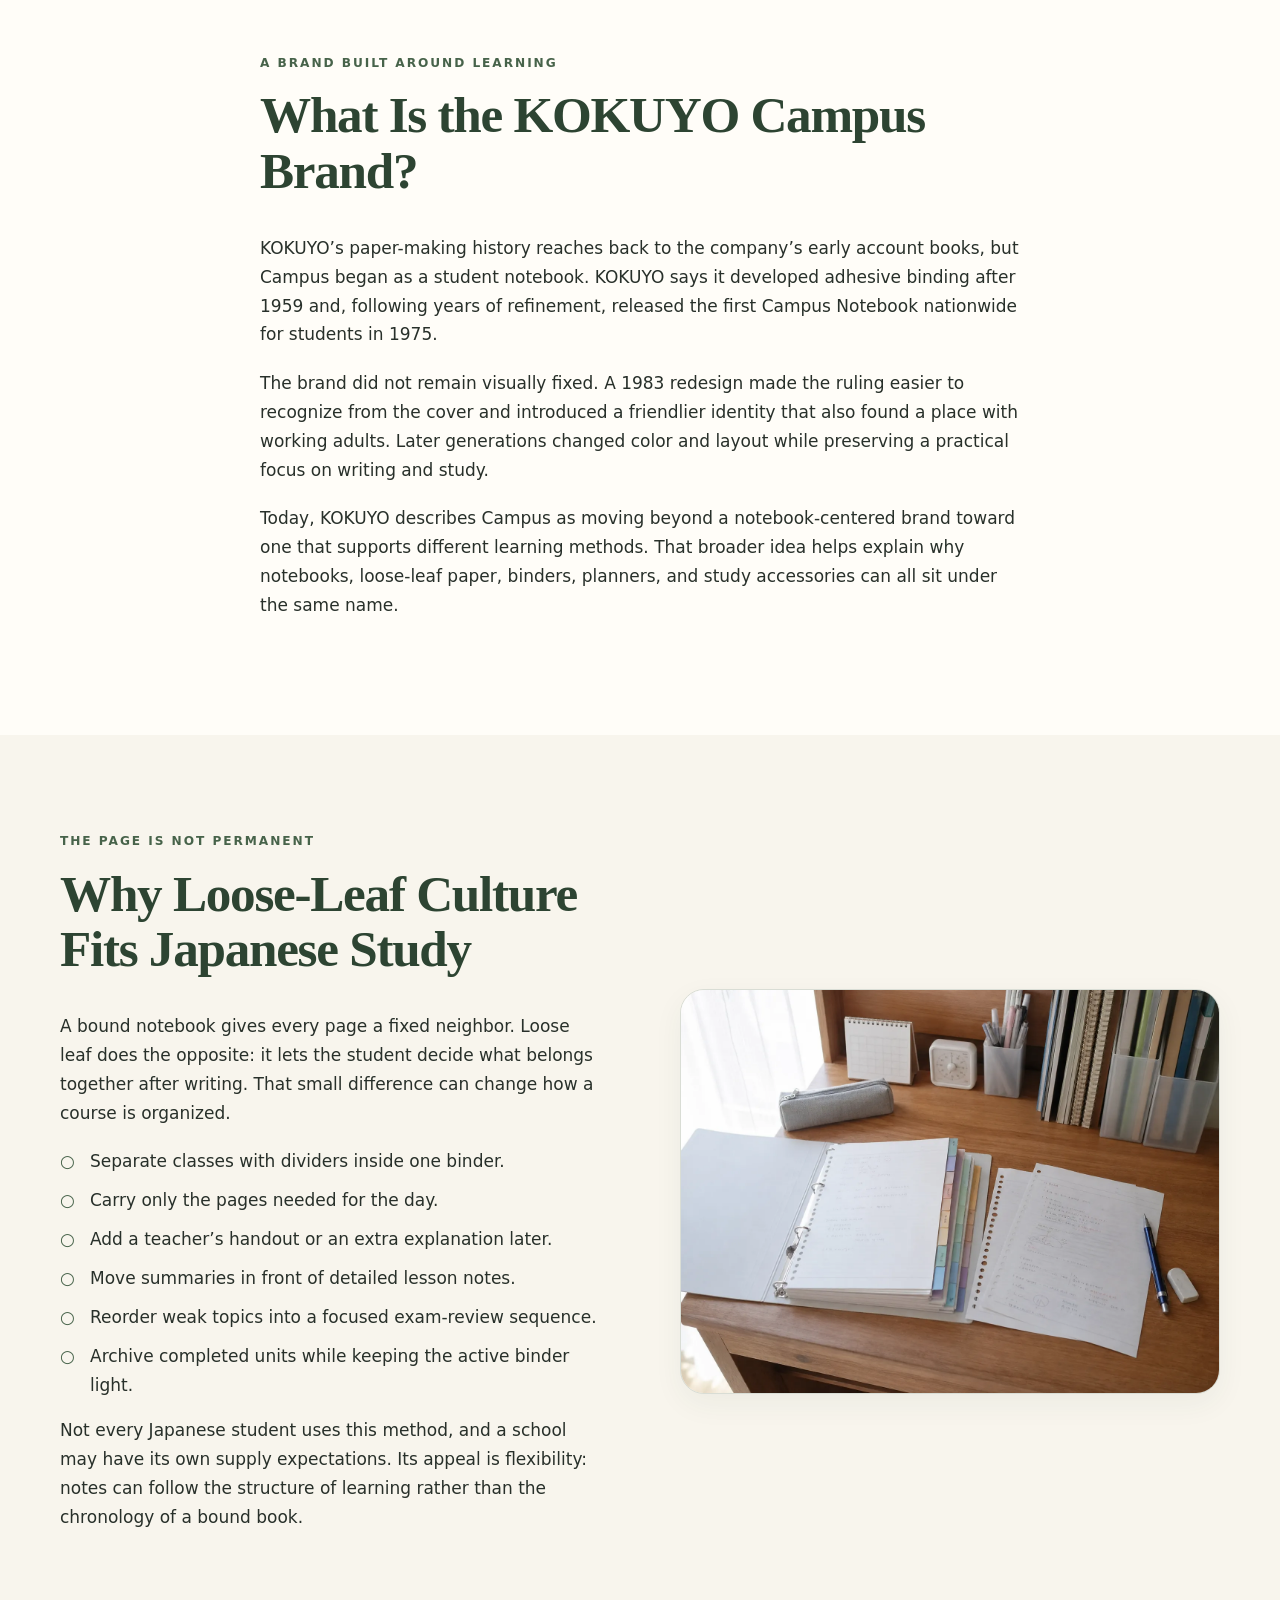
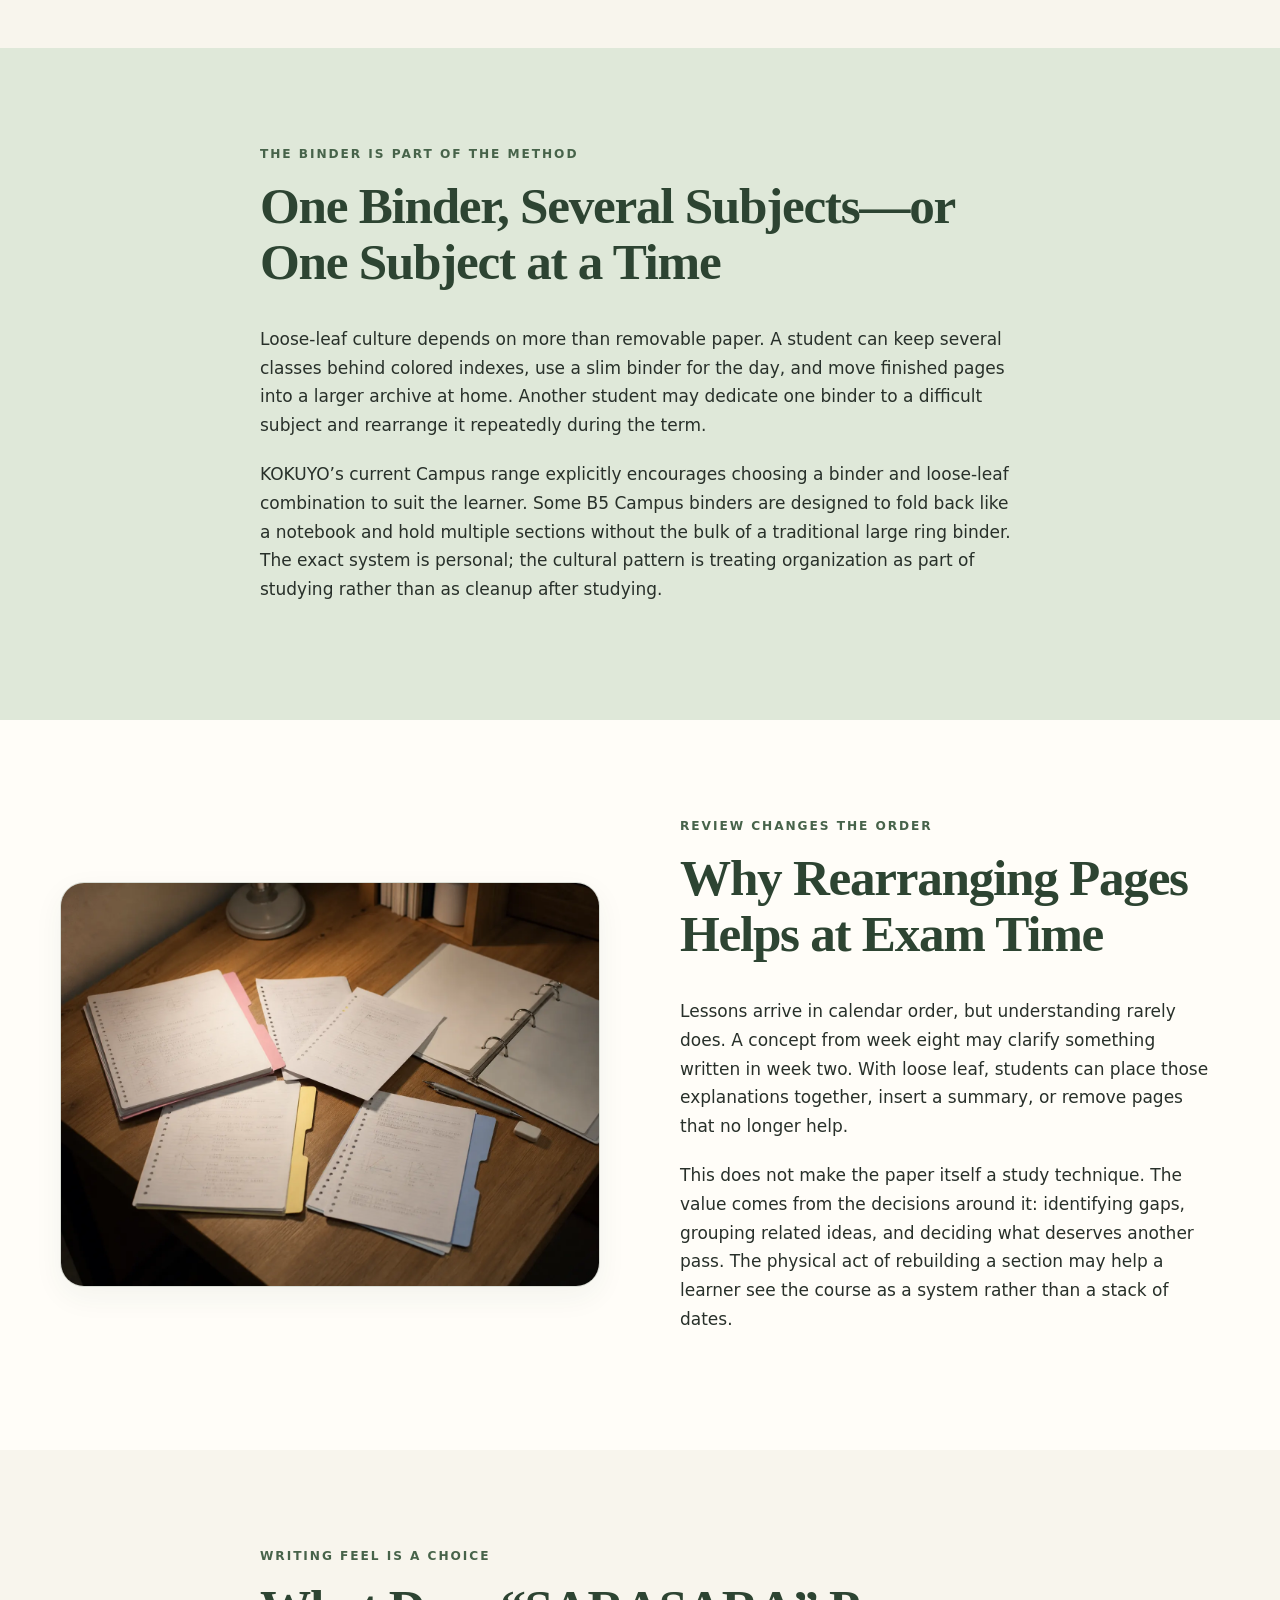
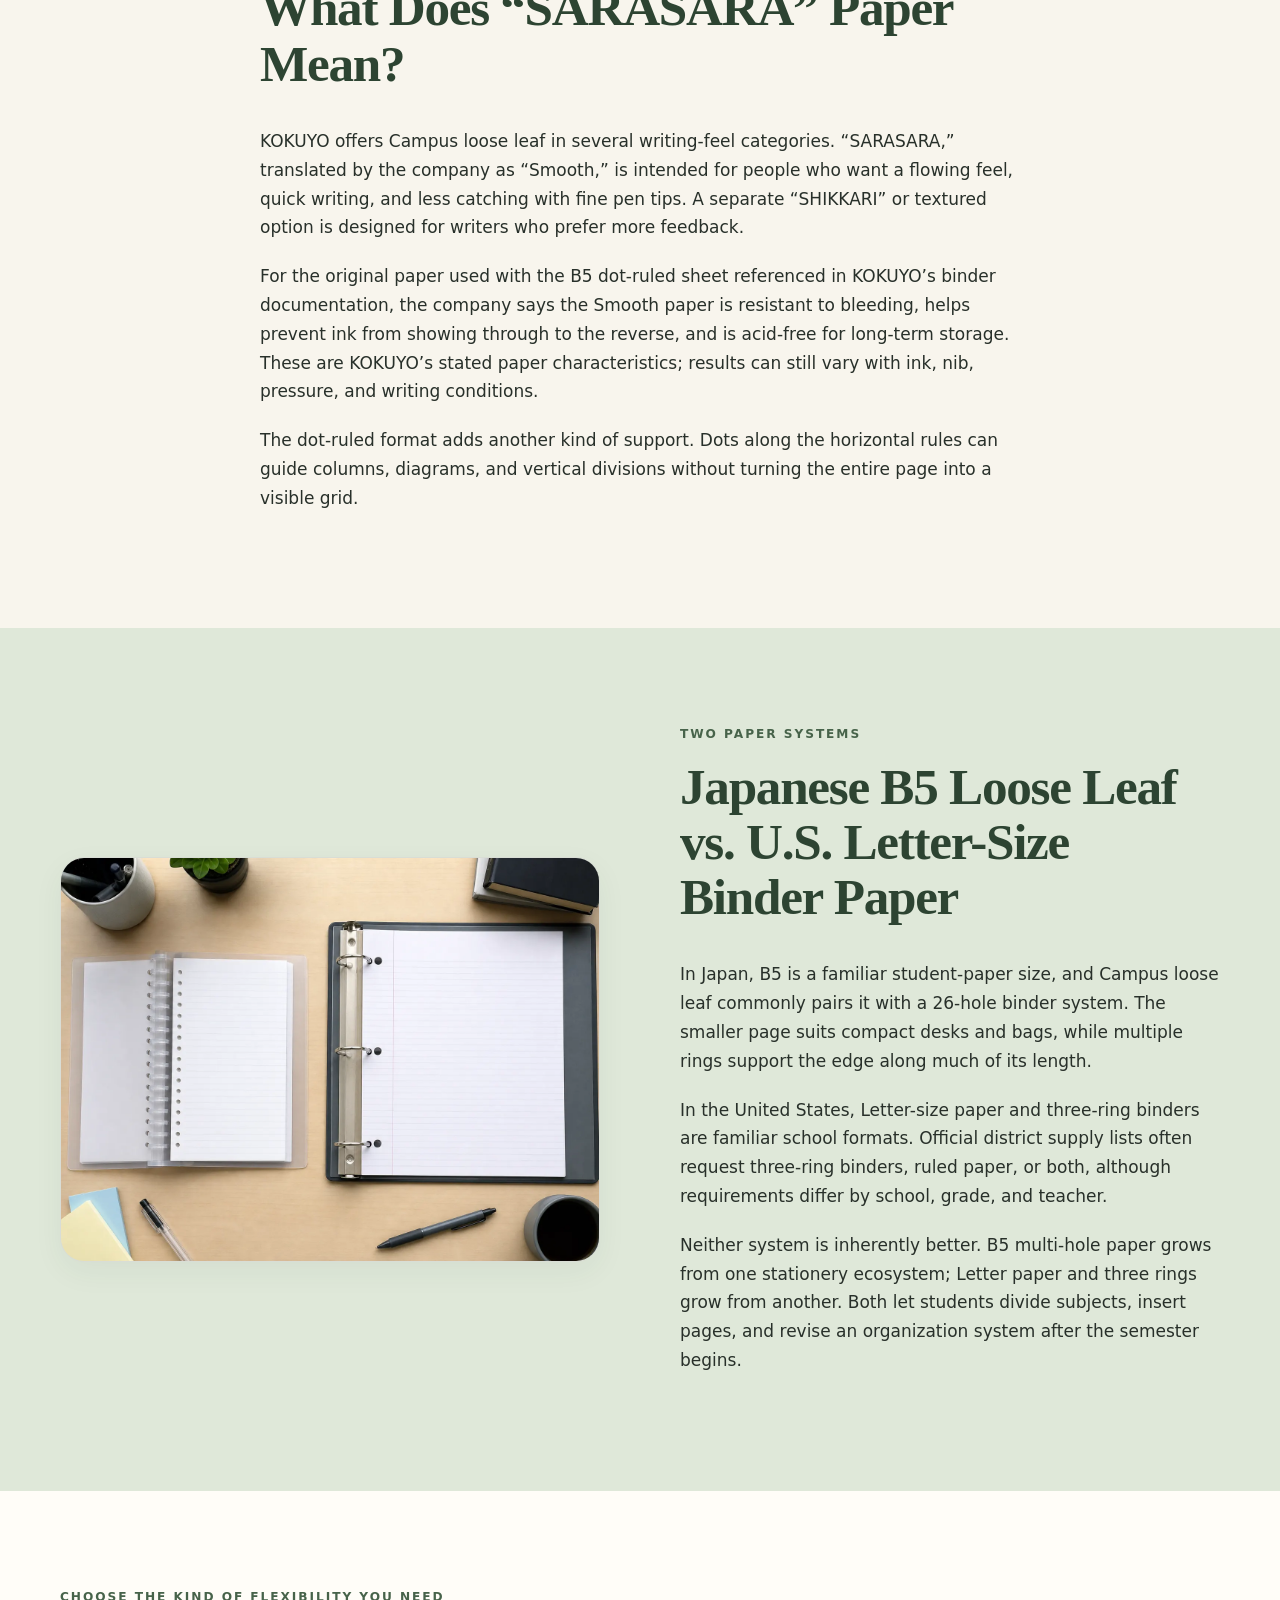
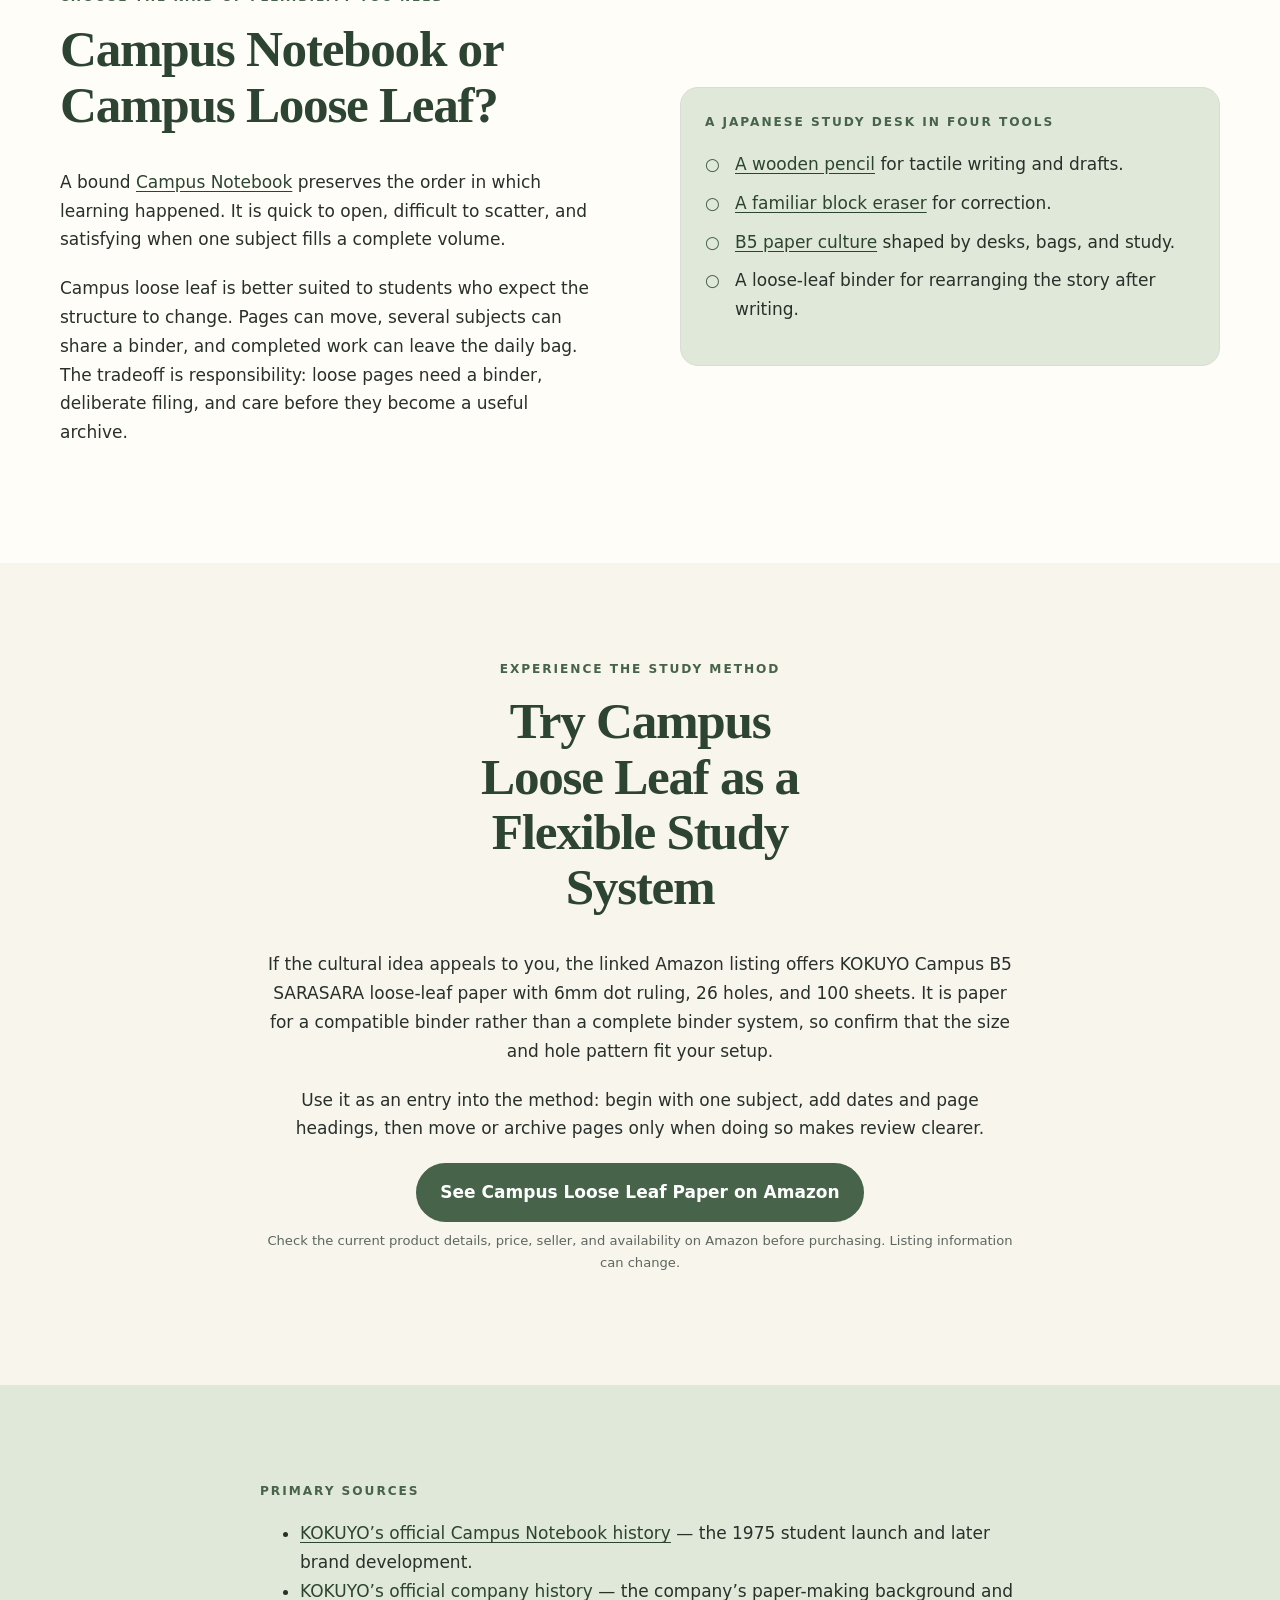
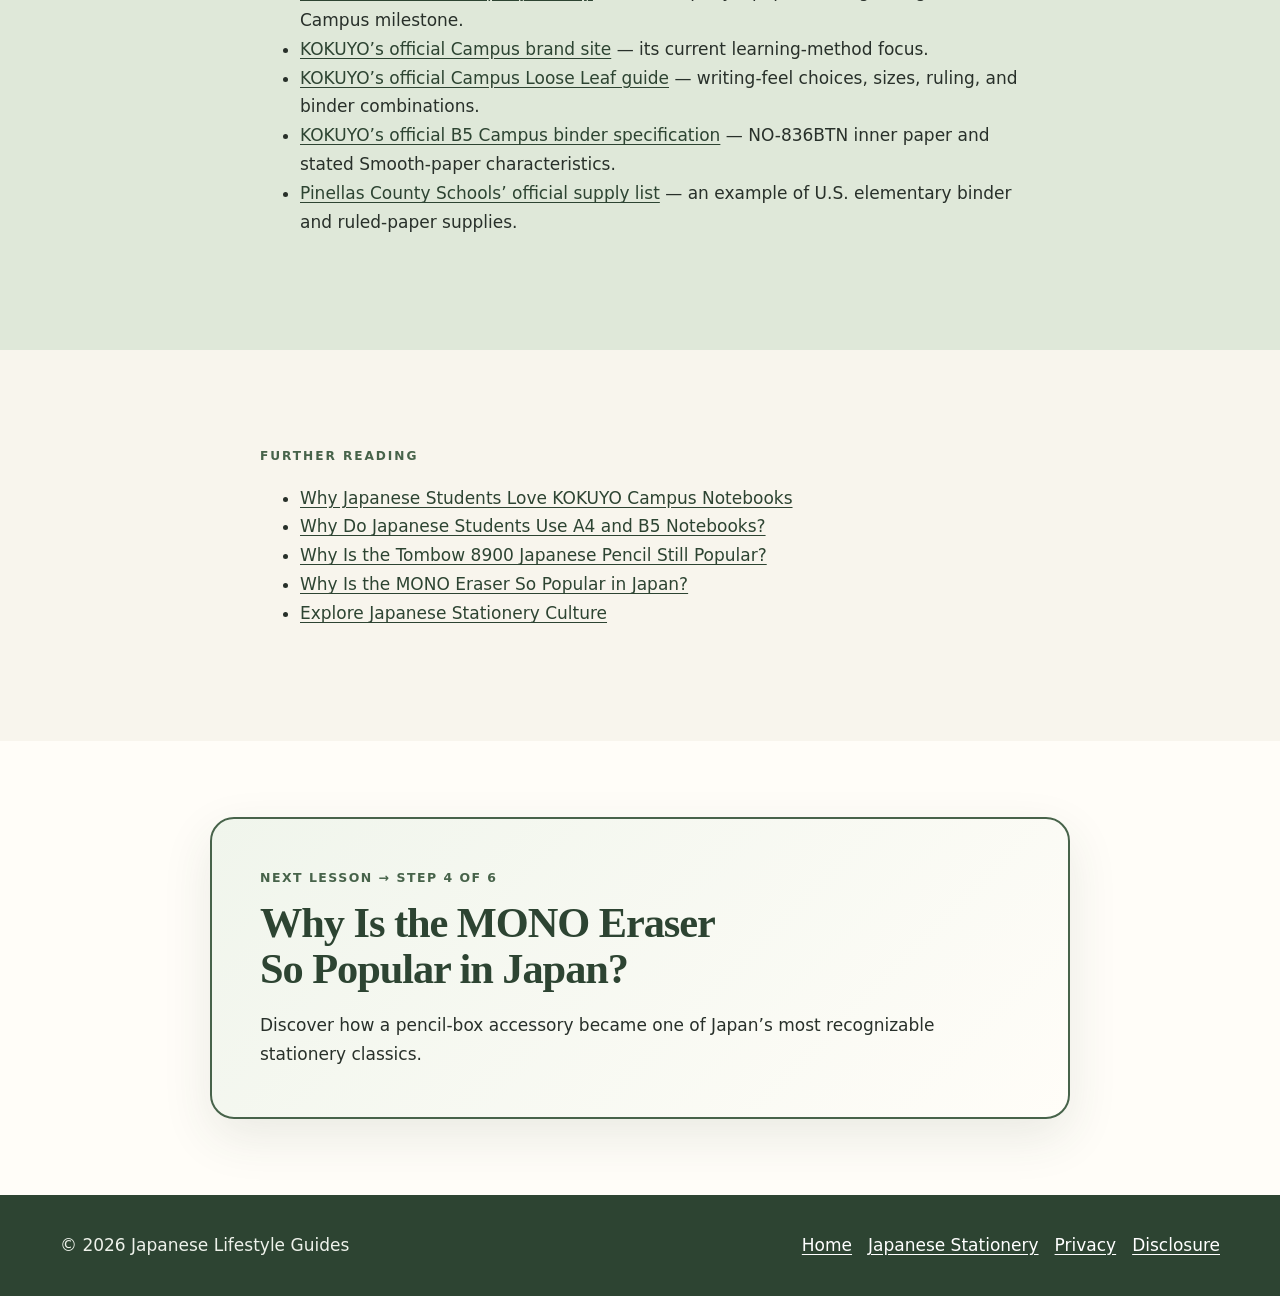
<file: kokuyo-campus-loose-leaf-culture.html>
<!doctype html>
<html lang="en">
<head>
  <meta charset="utf-8">
  <meta name="viewport" content="width=device-width, initial-scale=1">
  <title>Why Do Japanese Students Use Campus Loose Leaf Paper?</title>
  <meta name="description" content="Explore why Japanese students use KOKUYO Campus Loose Leaf paper, B5 binders, and rearrangeable notes as part of Japanese study culture.">
  <link rel="canonical" href="https://bugm79-sketch.github.io/amazon-guide/kokuyo-campus-loose-leaf-culture.html">
  <link rel="icon" href="assets/favicon.svg" type="image/svg+xml">
  <link rel="stylesheet" href="styles.css">
  <meta property="og:type" content="article">
  <meta property="og:title" content="Why Do Japanese Students Use Campus Loose Leaf Paper?">
  <meta property="og:description" content="The Japanese study culture behind B5 loose-leaf paper, subject binders, and notes that can change order.">
  <meta property="og:url" content="https://bugm79-sketch.github.io/amazon-guide/kokuyo-campus-loose-leaf-culture.html">
  <meta property="og:image" content="https://bugm79-sketch.github.io/amazon-guide/assets/images/japanese-campus-loose-leaf-study-desk.webp">
  <meta property="og:image:width" content="1086">
  <meta property="og:image:height" content="1448">
  <meta property="og:image:alt" content="B5 loose-leaf pages and a slim binder on a Japanese study desk">
  <meta property="article:published_time" content="2026-07-26">
  <meta property="article:modified_time" content="2026-07-26">
  <meta name="twitter:card" content="summary_large_image">
  <meta name="twitter:title" content="Why Do Japanese Students Use Campus Loose Leaf Paper?">
  <meta name="twitter:description" content="Why B5 loose-leaf paper and binders fit the way many Japanese students organize study.">
  <meta name="twitter:image" content="https://bugm79-sketch.github.io/amazon-guide/assets/images/japanese-campus-loose-leaf-study-desk.webp">
  <script type="application/ld+json">
    {"@context":"https://schema.org","@graph":[{"@type":"BlogPosting","headline":"Why Do Japanese Students Use Campus Loose Leaf Paper?","description":"A cultural guide to KOKUYO Campus Loose Leaf paper, B5 binders, and flexible study organization in Japan.","datePublished":"2026-07-26","dateModified":"2026-07-26","mainEntityOfPage":"https://bugm79-sketch.github.io/amazon-guide/kokuyo-campus-loose-leaf-culture.html","image":[{"@type":"ImageObject","url":"https://bugm79-sketch.github.io/amazon-guide/assets/images/japanese-campus-loose-leaf-study-desk.webp","width":1086,"height":1448},{"@type":"ImageObject","url":"https://bugm79-sketch.github.io/amazon-guide/assets/images/organized-campus-loose-leaf-subjects.webp","width":1448,"height":1086},{"@type":"ImageObject","url":"https://bugm79-sketch.github.io/amazon-guide/assets/images/japan-us-binder-paper-comparison.webp","width":1448,"height":1086}],"author":{"@type":"Organization","name":"Japanese Lifestyle Guides"},"publisher":{"@type":"Organization","name":"Japanese Lifestyle Guides"}},{"@type":"BreadcrumbList","itemListElement":[{"@type":"ListItem","position":1,"name":"Home","item":"https://bugm79-sketch.github.io/amazon-guide/"},{"@type":"ListItem","position":2,"name":"Japanese Stationery","item":"https://bugm79-sketch.github.io/amazon-guide/japanese-stationery.html"},{"@type":"ListItem","position":3,"name":"Campus Loose Leaf Culture","item":"https://bugm79-sketch.github.io/amazon-guide/kokuyo-campus-loose-leaf-culture.html"}]}]}
  </script>
</head>
<body>
  <a class="skip-link" href="#main">Skip to content</a>
  <header class="site-header"><div class="container"><a class="brand" href="index.html">Japanese Lifestyle Guides</a><nav class="site-nav" aria-label="Main navigation"><a href="index.html">Home</a><a href="japanese-stationery.html">Stationery</a><a href="japanese-a4-b5-notebooks.html">Notebook Culture</a><a href="matcha-station.html">Matcha</a><a href="disclosure.html">Disclosure</a></nav></div></header>
  <main id="main">
    <nav class="container breadcrumbs" aria-label="Breadcrumb"><a href="index.html">Home</a><span aria-hidden="true">›</span><a href="japanese-stationery.html">Japanese Stationery</a><span aria-hidden="true">›</span><span>Campus Loose Leaf</span></nav>
    <div class="container series-top-wrap"><a class="series-top-link" href="japanese-school-stationery/"><span aria-hidden="true">←</span> Japanese School Stationery Guide</a></div>
    <section class="section sage disclosure-strip"><div class="narrow"><p class="eyebrow">FTC affiliate disclosure</p><p><strong>As an Amazon Associate, I earn from qualifying purchases.</strong></p><p class="tiny">This cultural guide contains an affiliate link. A qualifying purchase may earn this site a commission at no additional cost to you.</p></div></section>
    <article>
      <section class="hero"><div class="container hero-grid">
        <div class="hero-copy"><p class="eyebrow">Learn the reason first. Discover the product second.</p><h1>Why Do Japanese Students Use Campus Loose Leaf Paper?</h1><p class="lede">Why would a student choose a stack of separate B5 pages instead of keeping every lesson permanently bound inside a notebook?</p><p>In Japan, loose-leaf paper is more than paper with holes. Combined with a binder and dividers, it becomes a study system: carry only what today requires, keep subjects apart, add explanations later, and rebuild notes when exam review changes what matters.</p></div>
        <div class="hero-art"><img src="assets/images/japanese-campus-loose-leaf-study-desk.webp" width="1086" height="1448" alt="Unbranded B5 loose-leaf pages, slim binder, mechanical pencil, eraser, and dividers on a Japanese study desk" fetchpriority="high" decoding="async"></div>
      </div></section>

      <section class="section soft"><div class="narrow"><p class="eyebrow">A brand built around learning</p><h2>What Is the KOKUYO Campus Brand?</h2><p>KOKUYO’s paper-making history reaches back to the company’s early account books, but Campus began as a student notebook. KOKUYO says it developed adhesive binding after 1959 and, following years of refinement, released the first Campus Notebook nationwide for students in 1975.</p><p>The brand did not remain visually fixed. A 1983 redesign made the ruling easier to recognize from the cover and introduced a friendlier identity that also found a place with working adults. Later generations changed color and layout while preserving a practical focus on writing and study.</p><p>Today, KOKUYO describes Campus as moving beyond a notebook-centered brand toward one that supports different learning methods. That broader idea helps explain why notebooks, loose-leaf paper, binders, planners, and study accessories can all sit under the same name.</p></div></section>

      <section class="section"><div class="container experience-grid">
        <div><p class="eyebrow">The page is not permanent</p><h2>Why Loose-Leaf Culture Fits Japanese Study</h2><p>A bound notebook gives every page a fixed neighbor. Loose leaf does the opposite: it lets the student decide what belongs together after writing. That small difference can change how a course is organized.</p><ul class="check-list"><li>Separate classes with dividers inside one binder.</li><li>Carry only the pages needed for the day.</li><li>Add a teacher’s handout or an extra explanation later.</li><li>Move summaries in front of detailed lesson notes.</li><li>Reorder weak topics into a focused exam-review sequence.</li><li>Archive completed units while keeping the active binder light.</li></ul><p>Not every Japanese student uses this method, and a school may have its own supply expectations. Its appeal is flexibility: notes can follow the structure of learning rather than the chronology of a bound book.</p></div>
        <div><img class="card lifestyle-image" src="assets/images/organized-campus-loose-leaf-subjects.webp" width="1448" height="1086" alt="Loose-leaf study pages organized by subject with pastel dividers and a slim binder on a Japanese desk" loading="lazy" decoding="async"></div>
      </div></section>

      <section class="section sage"><div class="narrow"><p class="eyebrow">The binder is part of the method</p><h2>One Binder, Several Subjects—or One Subject at a Time</h2><p>Loose-leaf culture depends on more than removable paper. A student can keep several classes behind colored indexes, use a slim binder for the day, and move finished pages into a larger archive at home. Another student may dedicate one binder to a difficult subject and rearrange it repeatedly during the term.</p><p>KOKUYO’s current Campus range explicitly encourages choosing a binder and loose-leaf combination to suit the learner. Some B5 Campus binders are designed to fold back like a notebook and hold multiple sections without the bulk of a traditional large ring binder. The exact system is personal; the cultural pattern is treating organization as part of studying rather than as cleanup after studying.</p></div></section>

      <section class="section soft"><div class="container style-grid">
        <div><img class="card lifestyle-image" src="assets/images/reordered-loose-leaf-exam-study.webp" width="1448" height="1086" alt="Loose-leaf exam notes being reorganized into subject sections beside an open binder" loading="lazy" decoding="async"></div>
        <div><p class="eyebrow">Review changes the order</p><h2>Why Rearranging Pages Helps at Exam Time</h2><p>Lessons arrive in calendar order, but understanding rarely does. A concept from week eight may clarify something written in week two. With loose leaf, students can place those explanations together, insert a summary, or remove pages that no longer help.</p><p>This does not make the paper itself a study technique. The value comes from the decisions around it: identifying gaps, grouping related ideas, and deciding what deserves another pass. The physical act of rebuilding a section may help a learner see the course as a system rather than a stack of dates.</p></div>
      </div></section>

      <section class="section"><div class="narrow"><p class="eyebrow">Writing feel is a choice</p><h2>What Does “SARASARA” Paper Mean?</h2><p>KOKUYO offers Campus loose leaf in several writing-feel categories. “SARASARA,” translated by the company as “Smooth,” is intended for people who want a flowing feel, quick writing, and less catching with fine pen tips. A separate “SHIKKARI” or textured option is designed for writers who prefer more feedback.</p><p>For the original paper used with the B5 dot-ruled sheet referenced in KOKUYO’s binder documentation, the company says the Smooth paper is resistant to bleeding, helps prevent ink from showing through to the reverse, and is acid-free for long-term storage. These are KOKUYO’s stated paper characteristics; results can still vary with ink, nib, pressure, and writing conditions.</p><p>The dot-ruled format adds another kind of support. Dots along the horizontal rules can guide columns, diagrams, and vertical divisions without turning the entire page into a visible grid.</p></div></section>

      <section class="section sage"><div class="container style-grid">
        <div><img class="card lifestyle-image" src="assets/images/japan-us-binder-paper-comparison.webp" width="1448" height="1086" alt="B5 multi-hole loose-leaf binder compared with US Letter paper in a three-ring binder" loading="lazy" decoding="async"></div>
        <div><p class="eyebrow">Two paper systems</p><h2>Japanese B5 Loose Leaf vs. U.S. Letter-Size Binder Paper</h2><p>In Japan, B5 is a familiar student-paper size, and Campus loose leaf commonly pairs it with a 26-hole binder system. The smaller page suits compact desks and bags, while multiple rings support the edge along much of its length.</p><p>In the United States, Letter-size paper and three-ring binders are familiar school formats. Official district supply lists often request three-ring binders, ruled paper, or both, although requirements differ by school, grade, and teacher.</p><p>Neither system is inherently better. B5 multi-hole paper grows from one stationery ecosystem; Letter paper and three rings grow from another. Both let students divide subjects, insert pages, and revise an organization system after the semester begins.</p></div>
      </div></section>

      <section class="section soft"><div class="container fit-grid">
        <div><p class="eyebrow">Choose the kind of flexibility you need</p><h2>Campus Notebook or Campus Loose Leaf?</h2><p>A bound <a href="kokuyo-campus-notebooks.html">Campus Notebook</a> preserves the order in which learning happened. It is quick to open, difficult to scatter, and satisfying when one subject fills a complete volume.</p><p>Campus loose leaf is better suited to students who expect the structure to change. Pages can move, several subjects can share a binder, and completed work can leave the daily bag. The tradeoff is responsibility: loose pages need a binder, deliberate filing, and care before they become a useful archive.</p></div>
        <div class="note-card"><p class="eyebrow">A Japanese study desk in four tools</p><ul class="check-list"><li><a href="tombow-8900-japanese-pencil.html">A wooden pencil</a> for tactile writing and drafts.</li><li><a href="tombow-mono-eraser-japanese-culture.html">A familiar block eraser</a> for correction.</li><li><a href="japanese-a4-b5-notebooks.html">B5 paper culture</a> shaped by desks, bags, and study.</li><li>A loose-leaf binder for rearranging the story after writing.</li></ul></div>
      </div></section>

      <section class="section"><div class="narrow final-cta"><p class="eyebrow">Experience the study method</p><h2>Try Campus Loose Leaf as a Flexible Study System</h2><p>If the cultural idea appeals to you, the linked Amazon listing offers KOKUYO Campus B5 SARASARA loose-leaf paper with 6mm dot ruling, 26 holes, and 100 sheets. It is paper for a compatible binder rather than a complete binder system, so confirm that the size and hole pattern fit your setup.</p><p>Use it as an entry into the method: begin with one subject, add dates and page headings, then move or archive pages only when doing so makes review clearer.</p><a class="button" href="https://www.amazon.com/Binders-Sarasara-Writing-Resistant-NO-836BTN/dp/B001GSQZ5Y?pd_rd_w=CztWZ&amp;content-id=amzn1.sym.9bef5913-5870-4504-8883-3ba89d7f8e39&amp;pf_rd_p=9bef5913-5870-4504-8883-3ba89d7f8e39&amp;pf_rd_r=6D96S4E4WMCXP787QEN0&amp;pd_rd_wg=yUvJG&amp;pd_rd_r=620ca2df-cf10-4143-b8fa-03875bf8a0c9&amp;pd_rd_i=B001GSQZ5Y&amp;th=1&amp;linkCode=ll2&amp;tag=magu0f-20&amp;linkId=7da76c3e8de315dba1c4a0dbd5c7b096&amp;language=en_US&amp;ref_=as_li_ss_tl" rel="sponsored nofollow" target="_blank">See Campus Loose Leaf Paper on Amazon</a><p class="link-note">Check the current product details, price, seller, and availability on Amazon before purchasing. Listing information can change.</p></div></section>

      <section class="section sage"><div class="narrow source-note"><p class="eyebrow">Primary Sources</p><ul>
        <li><a href="https://www.kokuyo.com/stationery/lp/campus-notebook/history/" target="_blank" rel="noopener noreferrer">KOKUYO’s official Campus Notebook history</a> — the 1975 student launch and later brand development.</li>
        <li><a href="https://www.kokuyo.com/en/about/values-and-history/" target="_blank" rel="noopener noreferrer">KOKUYO’s official company history</a> — the company’s paper-making background and Campus milestone.</li>
        <li><a href="https://www.kokuyo.com/en/stationery/lp/campus/" target="_blank" rel="noopener noreferrer">KOKUYO’s official Campus brand site</a> — its current learning-method focus.</li>
        <li><a href="https://www.kokuyo.com/en/stationery/series/campus/looseleaf/" target="_blank" rel="noopener noreferrer">KOKUYO’s official Campus Loose Leaf guide</a> — writing-feel choices, sizes, ruling, and binder combinations.</li>
        <li><a href="https://www.kokuyo.com/en/stationery/category/notebook-paper/bindernote/5328/" target="_blank" rel="noopener noreferrer">KOKUYO’s official B5 Campus binder specification</a> — NO-836BTN inner paper and stated Smooth-paper characteristics.</li>
        <li><a href="https://www.pcsb.org/departments/district-services/strategic-communications/school-supply-list" target="_blank" rel="noopener noreferrer">Pinellas County Schools’ official supply list</a> — an example of U.S. elementary binder and ruled-paper supplies.</li>
      </ul></div></section>

      <section class="section"><div class="narrow source-note"><p class="eyebrow">Further Reading</p><ul>
        <li><a href="kokuyo-campus-notebooks.html">Why Japanese Students Love KOKUYO Campus Notebooks</a></li>
        <li><a href="japanese-a4-b5-notebooks.html">Why Do Japanese Students Use A4 and B5 Notebooks?</a></li>
        <li><a href="tombow-8900-japanese-pencil.html">Why Is the Tombow 8900 Japanese Pencil Still Popular?</a></li>
        <li><a href="tombow-mono-eraser-japanese-culture.html">Why Is the MONO Eraser So Popular in Japan?</a></li>
        <li><a href="japanese-stationery.html">Explore Japanese Stationery Culture</a></li>
      </ul></div></section>
      <nav class="lesson-navigation" aria-label="Series lesson navigation"><a class="lesson-card" href="tombow-mono-eraser-japanese-culture.html"><span class="lesson-label">Next Lesson → Step 4 of 6</span><h2>Why Is the MONO Eraser So Popular in Japan?</h2><p>Discover how a pencil-box accessory became one of Japan’s most recognizable stationery classics.</p></a></nav>
    </article>
  </main>
  <footer class="site-footer"><div class="container footer-row"><p>© 2026 Japanese Lifestyle Guides</p><div class="footer-links"><a href="index.html">Home</a><a href="japanese-stationery.html">Japanese Stationery</a><a href="privacy.html">Privacy</a><a href="disclosure.html">Disclosure</a></div></div></footer>
  <script src="script.js" defer></script>
</body>
</html>
</file>
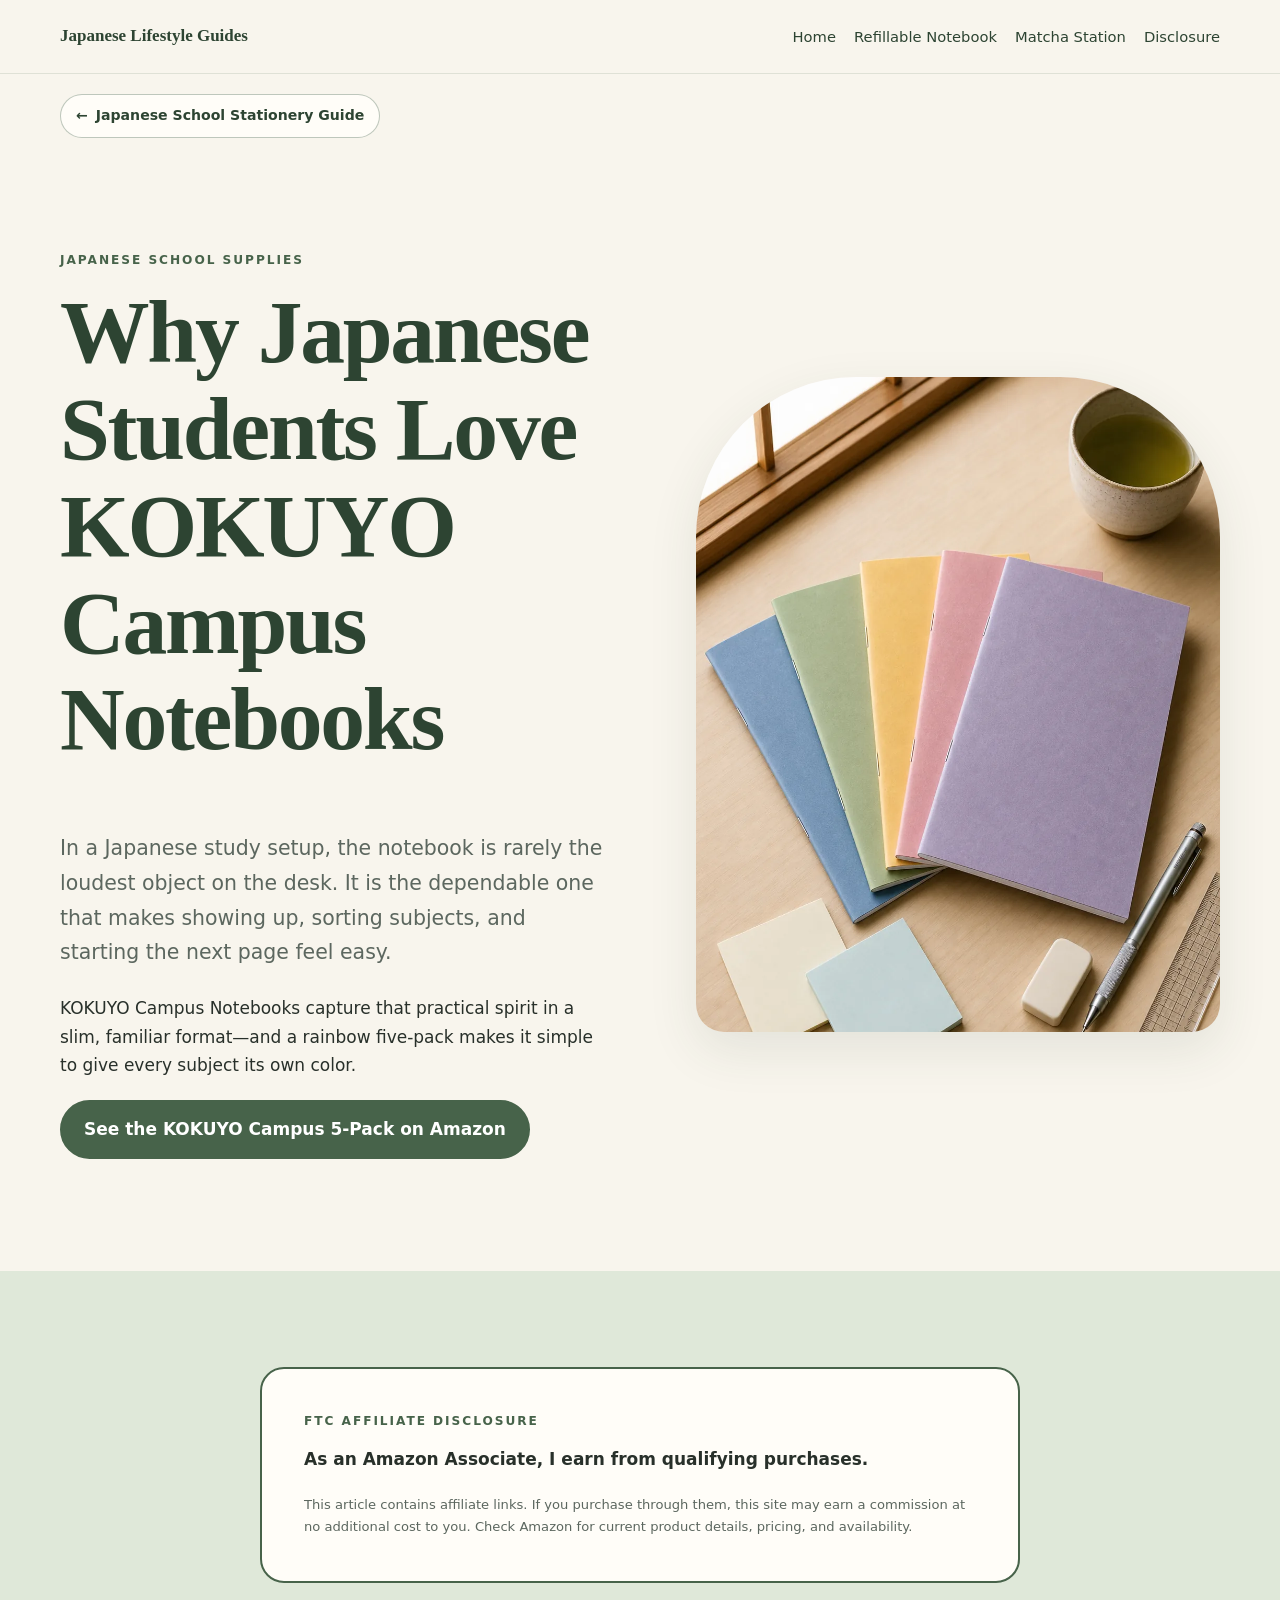
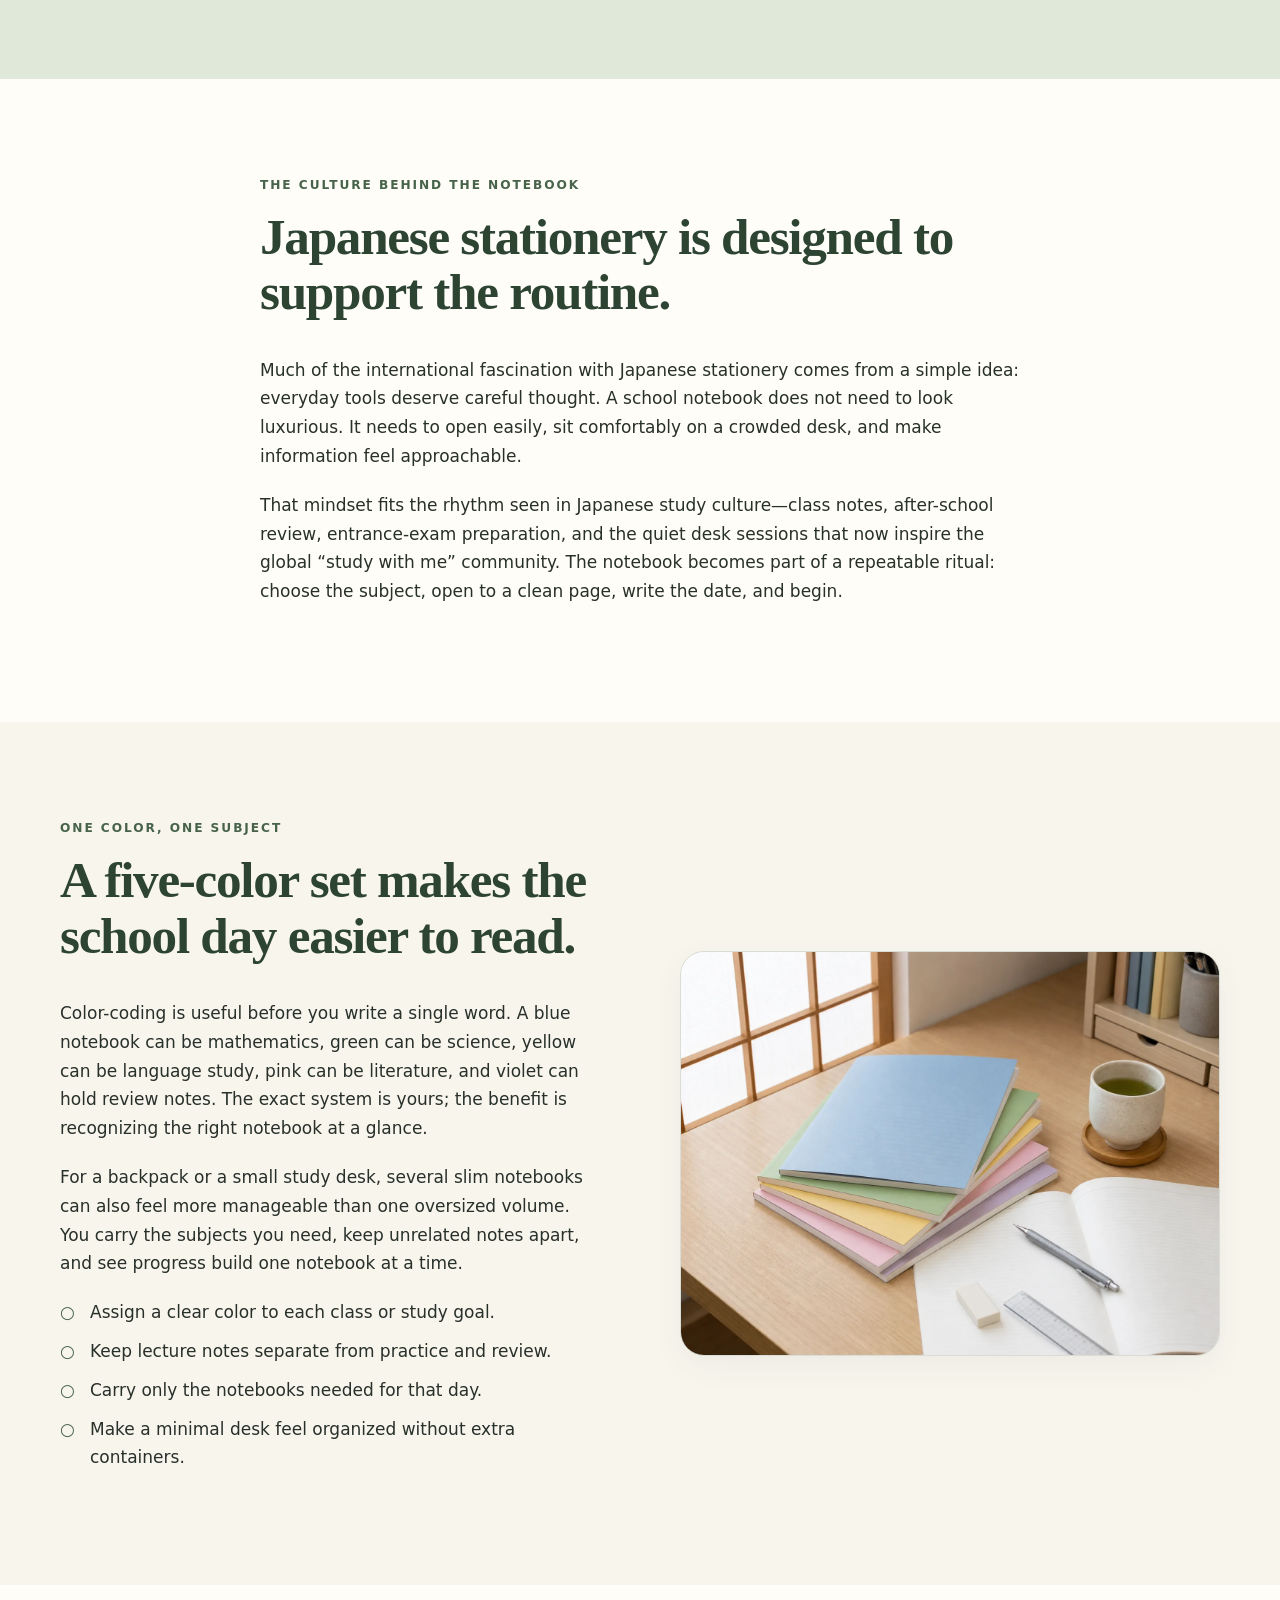
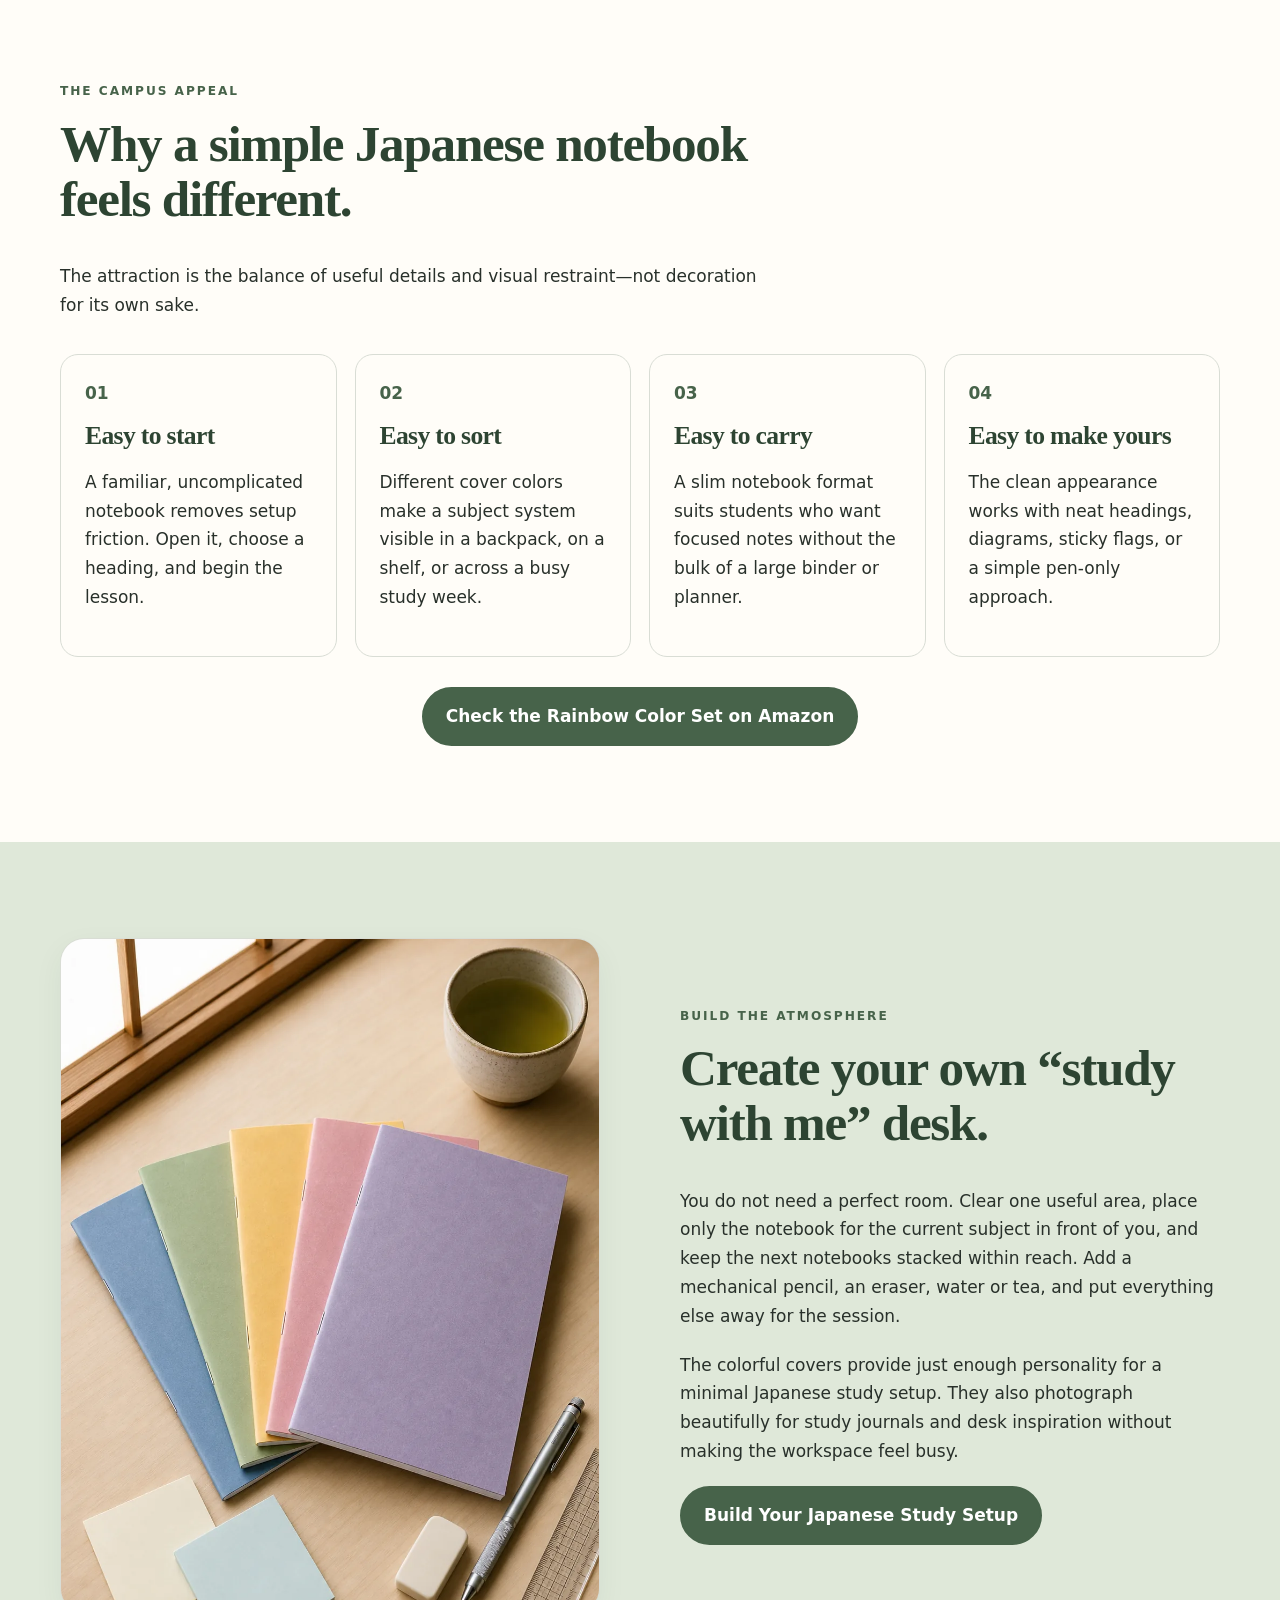
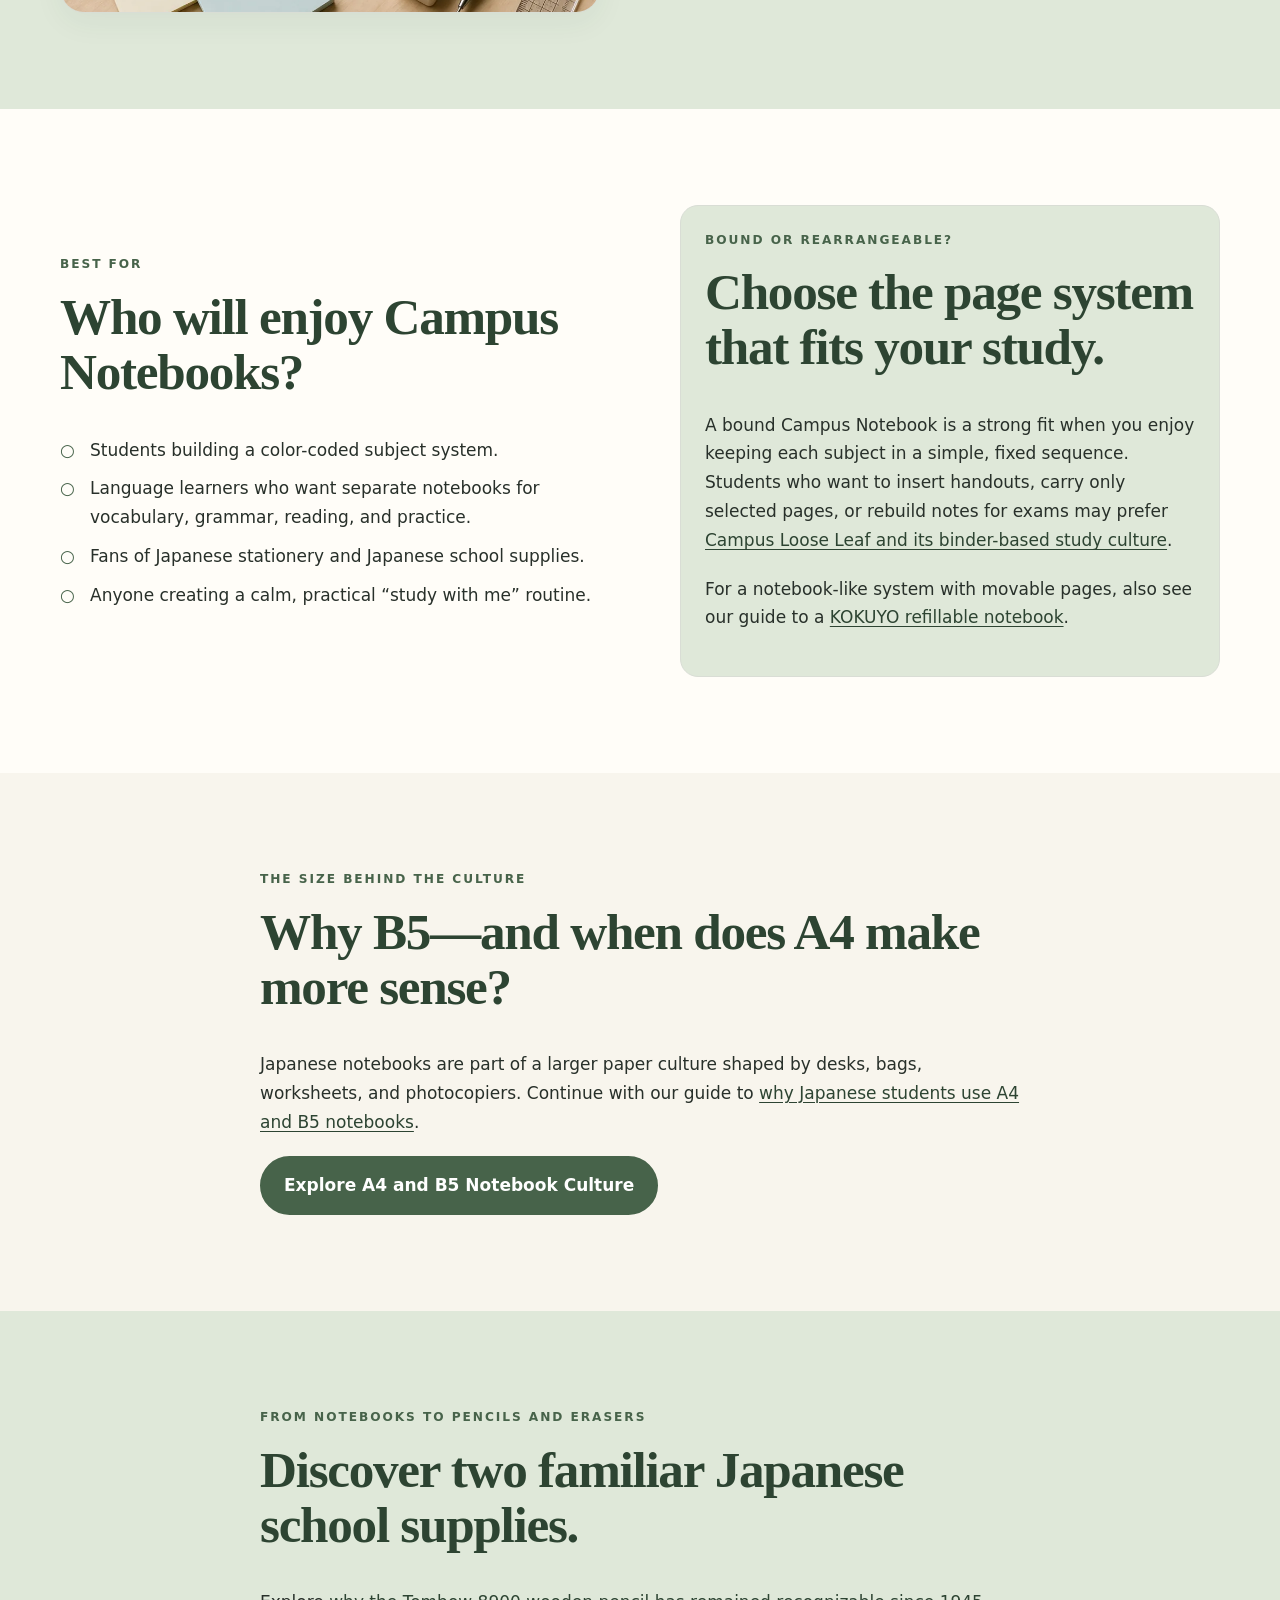
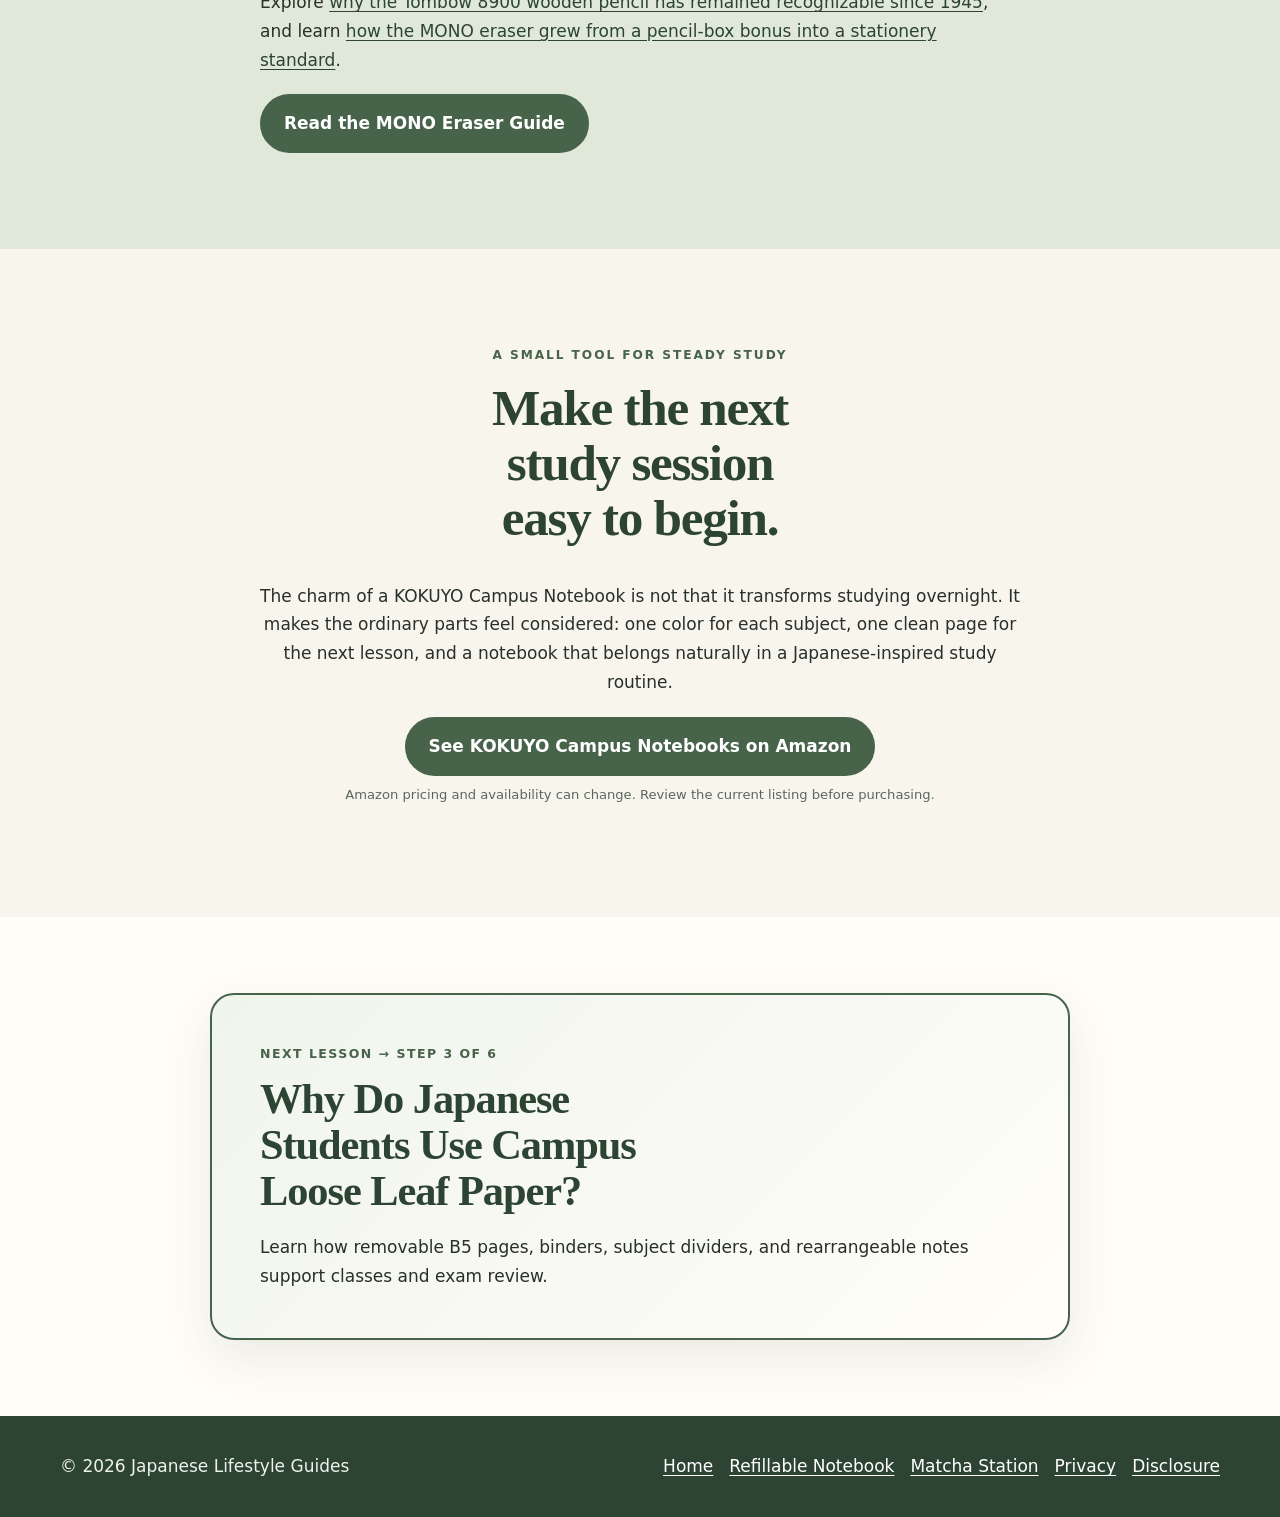
<file: kokuyo-campus-notebooks.html>
<!doctype html>
<html lang="en">
<head>
  <meta charset="utf-8">
  <meta name="viewport" content="width=device-width, initial-scale=1">
  <title>Why Japanese Students Love KOKUYO Campus Notebooks</title>
  <meta name="description" content="Explore Japanese study culture, the appeal of KOKUYO Campus Notebooks, and why these slim, colorful notebooks fit a focused study setup.">
  <link rel="canonical" href="https://bugm79-sketch.github.io/amazon-guide/kokuyo-campus-notebooks.html">
  <link rel="icon" href="assets/favicon.svg" type="image/svg+xml">
  <link rel="stylesheet" href="styles.css">
  <meta property="og:type" content="article">
  <meta property="og:title" content="Why Japanese Students Love KOKUYO Campus Notebooks">
  <meta property="og:description" content="A closer look at Japanese student culture, practical stationery, and the quiet appeal of a five-color Campus Notebook set.">
  <meta property="og:url" content="https://bugm79-sketch.github.io/amazon-guide/kokuyo-campus-notebooks.html">
  <meta property="og:image" content="https://bugm79-sketch.github.io/amazon-guide/assets/images/kokuyo-campus-rainbow-study-setup.webp">
  <meta property="og:image:alt" content="Five colorful Japanese-style school notebooks arranged on a minimal wooden study desk">
  <meta name="twitter:card" content="summary_large_image">
  <meta name="twitter:title" content="Why Japanese Students Love KOKUYO Campus Notebooks">
  <meta name="twitter:description" content="Japanese study culture, useful stationery, and a colorful notebook system for focused learning.">
  <meta name="twitter:image" content="https://bugm79-sketch.github.io/amazon-guide/assets/images/kokuyo-campus-rainbow-study-setup.webp">
  <script type="application/ld+json">
    {"@context":"https://schema.org","@type":"Article","headline":"Why Japanese Students Love KOKUYO Campus Notebooks","description":"An English guide to Japanese student study culture, Japanese stationery, and the appeal of KOKUYO Campus Notebooks.","mainEntityOfPage":"https://bugm79-sketch.github.io/amazon-guide/kokuyo-campus-notebooks.html","image":["https://bugm79-sketch.github.io/amazon-guide/assets/images/kokuyo-campus-rainbow-study-setup.webp","https://bugm79-sketch.github.io/amazon-guide/assets/images/japanese-campus-notebooks-study-desk.webp"],"author":{"@type":"Organization","name":"Japanese Lifestyle Guides"},"publisher":{"@type":"Organization","name":"Japanese Lifestyle Guides"}}
  </script>
</head>
<body>
  <a class="skip-link" href="#main">Skip to content</a>
  <header class="site-header"><div class="container"><a class="brand" href="index.html">Japanese Lifestyle Guides</a><nav class="site-nav" aria-label="Main navigation"><a href="index.html">Home</a><a href="kokuyo-refillable-notebook.html">Refillable Notebook</a><a href="matcha-station.html">Matcha Station</a><a href="disclosure.html">Disclosure</a></nav></div></header>
  <main id="main">
    <div class="container series-top-wrap"><a class="series-top-link" href="japanese-school-stationery/"><span aria-hidden="true">←</span> Japanese School Stationery Guide</a></div>
    <article>
      <section class="hero"><div class="container hero-grid">
        <div class="hero-copy"><p class="eyebrow">Japanese school supplies</p><h1>Why Japanese Students Love KOKUYO Campus Notebooks</h1><p class="lede">In a Japanese study setup, the notebook is rarely the loudest object on the desk. It is the dependable one that makes showing up, sorting subjects, and starting the next page feel easy.</p><p>KOKUYO Campus Notebooks capture that practical spirit in a slim, familiar format—and a rainbow five-pack makes it simple to give every subject its own color.</p><a class="button" href="https://www.amazon.com/KOKUYO-Campus-Notebook-Rainbow-Color/dp/B000I430RI?channelId=500&amp;clpRedir=Y&amp;dib=eyJ2IjoiMSJ9.[base64].fKkznvQNjaE70ApKNOe1WgfC4xlAb0StQ8BI-WZzBQ0&amp;dib_tag=se&amp;keywords=kokuyo%2Bcampus%2Bnotebook&amp;plpRedirect=mhFallback&amp;qid=1785034974&amp;sr=8-10&amp;th=1&amp;linkCode=ll2&amp;tag=magu0f-20&amp;linkId=ca4528e18b9f7b6663ef5c1e7bf26c2f&amp;language=en_US&amp;ref_=as_li_ss_tl" rel="sponsored nofollow">See the KOKUYO Campus 5-Pack on Amazon</a></div>
        <div class="hero-art"><img src="assets/images/kokuyo-campus-rainbow-study-setup.webp" width="1003" height="1568" alt="Five colorful Japanese notebooks on a minimal wooden study desk with a mechanical pencil, ruler, eraser, and green tea" fetchpriority="high" decoding="async"></div>
      </div></section>

      <section class="section sage"><div class="narrow disclosure-box compact-disclosure"><p class="eyebrow">FTC affiliate disclosure</p><p><strong>As an Amazon Associate, I earn from qualifying purchases.</strong></p><p class="tiny">This article contains affiliate links. If you purchase through them, this site may earn a commission at no additional cost to you. Check Amazon for current product details, pricing, and availability.</p></div></section>

      <section class="section soft"><div class="narrow"><p class="eyebrow">The culture behind the notebook</p><h2>Japanese stationery is designed to support the routine.</h2><p>Much of the international fascination with Japanese stationery comes from a simple idea: everyday tools deserve careful thought. A school notebook does not need to look luxurious. It needs to open easily, sit comfortably on a crowded desk, and make information feel approachable.</p><p>That mindset fits the rhythm seen in Japanese study culture—class notes, after-school review, entrance-exam preparation, and the quiet desk sessions that now inspire the global “study with me” community. The notebook becomes part of a repeatable ritual: choose the subject, open to a clean page, write the date, and begin.</p></div></section>

      <section class="section"><div class="container experience-grid">
        <div><p class="eyebrow">One color, one subject</p><h2>A five-color set makes the school day easier to read.</h2><p>Color-coding is useful before you write a single word. A blue notebook can be mathematics, green can be science, yellow can be language study, pink can be literature, and violet can hold review notes. The exact system is yours; the benefit is recognizing the right notebook at a glance.</p><p>For a backpack or a small study desk, several slim notebooks can also feel more manageable than one oversized volume. You carry the subjects you need, keep unrelated notes apart, and see progress build one notebook at a time.</p><ul class="check-list"><li>Assign a clear color to each class or study goal.</li><li>Keep lecture notes separate from practice and review.</li><li>Carry only the notebooks needed for that day.</li><li>Make a minimal desk feel organized without extra containers.</li></ul></div>
        <div><img class="card lifestyle-image" src="assets/images/japanese-campus-notebooks-study-desk.webp" width="1448" height="1086" alt="Japanese study desk with pastel school notebooks, lined notes, mechanical pencil, eraser, ruler, and green tea" loading="lazy" decoding="async"></div>
      </div></section>

      <section class="section soft"><div class="container"><div class="section-head"><p class="eyebrow">The Campus appeal</p><h2>Why a simple Japanese notebook feels different.</h2><p>The attraction is the balance of useful details and visual restraint—not decoration for its own sake.</p></div><div class="use-grid">
        <article class="use-card"><span class="tag">01</span><h3>Easy to start</h3><p>A familiar, uncomplicated notebook removes setup friction. Open it, choose a heading, and begin the lesson.</p></article>
        <article class="use-card"><span class="tag">02</span><h3>Easy to sort</h3><p>Different cover colors make a subject system visible in a backpack, on a shelf, or across a busy study week.</p></article>
        <article class="use-card"><span class="tag">03</span><h3>Easy to carry</h3><p>A slim notebook format suits students who want focused notes without the bulk of a large binder or planner.</p></article>
        <article class="use-card"><span class="tag">04</span><h3>Easy to make yours</h3><p>The clean appearance works with neat headings, diagrams, sticky flags, or a simple pen-only approach.</p></article>
      </div><div class="center-cta"><a class="button" href="https://www.amazon.com/KOKUYO-Campus-Notebook-Rainbow-Color/dp/B000I430RI?channelId=500&amp;clpRedir=Y&amp;dib=eyJ2IjoiMSJ9.[base64].fKkznvQNjaE70ApKNOe1WgfC4xlAb0StQ8BI-WZzBQ0&amp;dib_tag=se&amp;keywords=kokuyo%2Bcampus%2Bnotebook&amp;plpRedirect=mhFallback&amp;qid=1785034974&amp;sr=8-10&amp;th=1&amp;linkCode=ll2&amp;tag=magu0f-20&amp;linkId=ca4528e18b9f7b6663ef5c1e7bf26c2f&amp;language=en_US&amp;ref_=as_li_ss_tl" rel="sponsored nofollow">Check the Rainbow Color Set on Amazon</a></div></div></section>

      <section class="section sage"><div class="container style-grid">
        <div><img class="card pinterest-image" src="assets/images/kokuyo-campus-rainbow-study-setup.webp" width="1003" height="1568" alt="Minimal Japanese study setup featuring five rainbow-color school notebooks and simple stationery" loading="lazy" decoding="async"></div>
        <div><p class="eyebrow">Build the atmosphere</p><h2>Create your own “study with me” desk.</h2><p>You do not need a perfect room. Clear one useful area, place only the notebook for the current subject in front of you, and keep the next notebooks stacked within reach. Add a mechanical pencil, an eraser, water or tea, and put everything else away for the session.</p><p>The colorful covers provide just enough personality for a minimal Japanese study setup. They also photograph beautifully for study journals and desk inspiration without making the workspace feel busy.</p><a class="button" href="https://www.amazon.com/KOKUYO-Campus-Notebook-Rainbow-Color/dp/B000I430RI?channelId=500&amp;clpRedir=Y&amp;dib=eyJ2IjoiMSJ9.[base64].fKkznvQNjaE70ApKNOe1WgfC4xlAb0StQ8BI-WZzBQ0&amp;dib_tag=se&amp;keywords=kokuyo%2Bcampus%2Bnotebook&amp;plpRedirect=mhFallback&amp;qid=1785034974&amp;sr=8-10&amp;th=1&amp;linkCode=ll2&amp;tag=magu0f-20&amp;linkId=ca4528e18b9f7b6663ef5c1e7bf26c2f&amp;language=en_US&amp;ref_=as_li_ss_tl" rel="sponsored nofollow">Build Your Japanese Study Setup</a></div>
      </div></section>

      <section class="section soft"><div class="container fit-grid"><div><p class="eyebrow">Best for</p><h2>Who will enjoy Campus Notebooks?</h2><ul class="check-list"><li>Students building a color-coded subject system.</li><li>Language learners who want separate notebooks for vocabulary, grammar, reading, and practice.</li><li>Fans of Japanese stationery and Japanese school supplies.</li><li>Anyone creating a calm, practical “study with me” routine.</li></ul></div><div class="note-card"><p class="eyebrow">Bound or rearrangeable?</p><h2>Choose the page system that fits your study.</h2><p>A bound Campus Notebook is a strong fit when you enjoy keeping each subject in a simple, fixed sequence. Students who want to insert handouts, carry only selected pages, or rebuild notes for exams may prefer <a href="kokuyo-campus-loose-leaf-culture.html">Campus Loose Leaf and its binder-based study culture</a>.</p><p>For a notebook-like system with movable pages, also see our guide to a <a href="kokuyo-refillable-notebook.html">KOKUYO refillable notebook</a>.</p></div></div></section>
      <section class="section"><div class="narrow"><p class="eyebrow">The size behind the culture</p><h2>Why B5—and when does A4 make more sense?</h2><p>Japanese notebooks are part of a larger paper culture shaped by desks, bags, worksheets, and photocopiers. Continue with our guide to <a href="japanese-a4-b5-notebooks.html">why Japanese students use A4 and B5 notebooks</a>.</p><a class="button" href="japanese-a4-b5-notebooks.html">Explore A4 and B5 Notebook Culture</a></div></section>
      <section class="section sage"><div class="narrow"><p class="eyebrow">From notebooks to pencils and erasers</p><h2>Discover two familiar Japanese school supplies.</h2><p>Explore <a href="tombow-8900-japanese-pencil.html">why the Tombow 8900 wooden pencil has remained recognizable since 1945</a>, and learn <a href="tombow-mono-eraser-japanese-culture.html">how the MONO eraser grew from a pencil-box bonus into a stationery standard</a>.</p><a class="button" href="tombow-mono-eraser-japanese-culture.html">Read the MONO Eraser Guide</a></div></section>

      <section class="section"><div class="narrow final-cta"><p class="eyebrow">A small tool for steady study</p><h2>Make the next study session easy to begin.</h2><p>The charm of a KOKUYO Campus Notebook is not that it transforms studying overnight. It makes the ordinary parts feel considered: one color for each subject, one clean page for the next lesson, and a notebook that belongs naturally in a Japanese-inspired study routine.</p><a class="button" href="https://www.amazon.com/KOKUYO-Campus-Notebook-Rainbow-Color/dp/B000I430RI?channelId=500&amp;clpRedir=Y&amp;dib=eyJ2IjoiMSJ9.[base64].fKkznvQNjaE70ApKNOe1WgfC4xlAb0StQ8BI-WZzBQ0&amp;dib_tag=se&amp;keywords=kokuyo%2Bcampus%2Bnotebook&amp;plpRedirect=mhFallback&amp;qid=1785034974&amp;sr=8-10&amp;th=1&amp;linkCode=ll2&amp;tag=magu0f-20&amp;linkId=ca4528e18b9f7b6663ef5c1e7bf26c2f&amp;language=en_US&amp;ref_=as_li_ss_tl" rel="sponsored nofollow">See KOKUYO Campus Notebooks on Amazon</a><p class="link-note">Amazon pricing and availability can change. Review the current listing before purchasing.</p></div></section>
      <nav class="lesson-navigation" aria-label="Series lesson navigation"><a class="lesson-card" href="kokuyo-campus-loose-leaf-culture.html"><span class="lesson-label">Next Lesson → Step 3 of 6</span><h2>Why Do Japanese Students Use Campus Loose Leaf Paper?</h2><p>Learn how removable B5 pages, binders, subject dividers, and rearrangeable notes support classes and exam review.</p></a></nav>
    </article>
  </main>
  <footer class="site-footer"><div class="container footer-row"><p>© 2026 Japanese Lifestyle Guides</p><div class="footer-links"><a href="index.html">Home</a><a href="kokuyo-refillable-notebook.html">Refillable Notebook</a><a href="matcha-station.html">Matcha Station</a><a href="privacy.html">Privacy</a><a href="disclosure.html">Disclosure</a></div></div></footer>
  <script src="script.js" defer></script>
</body>
</html>
</file>
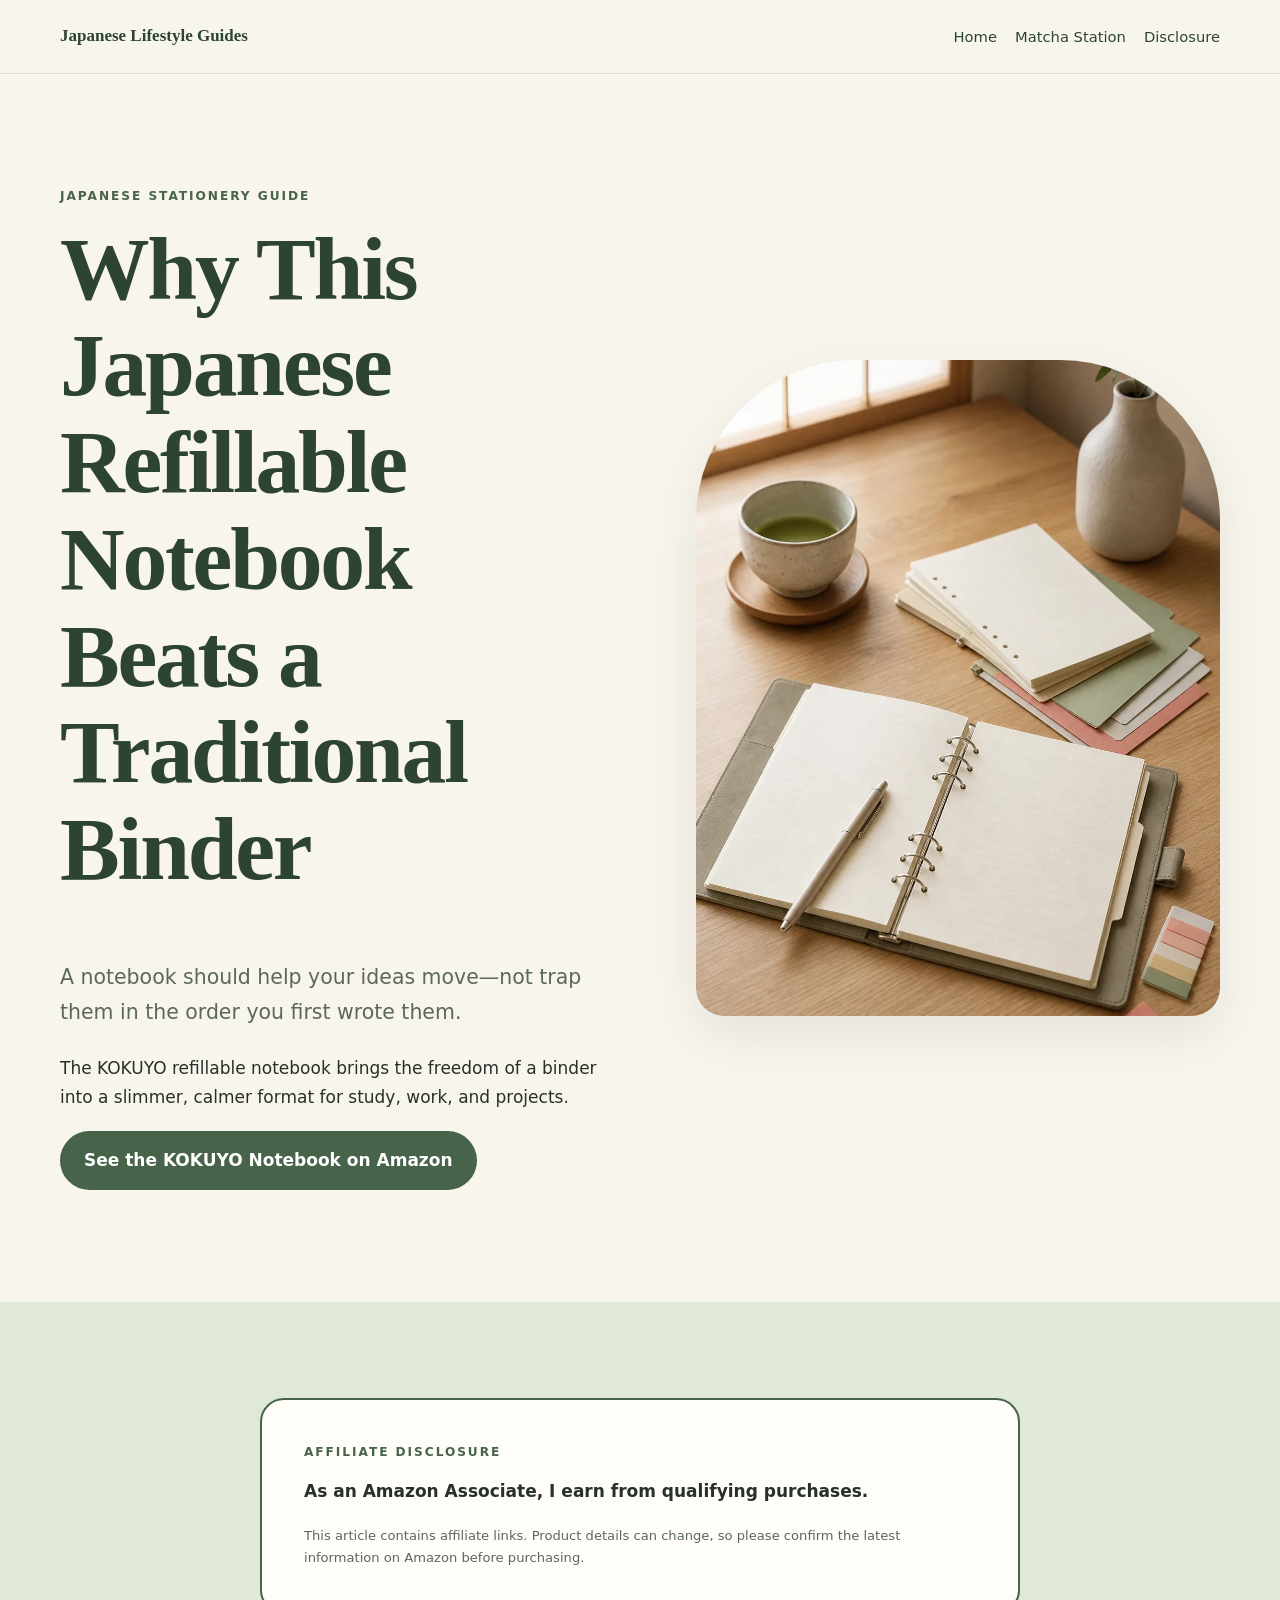
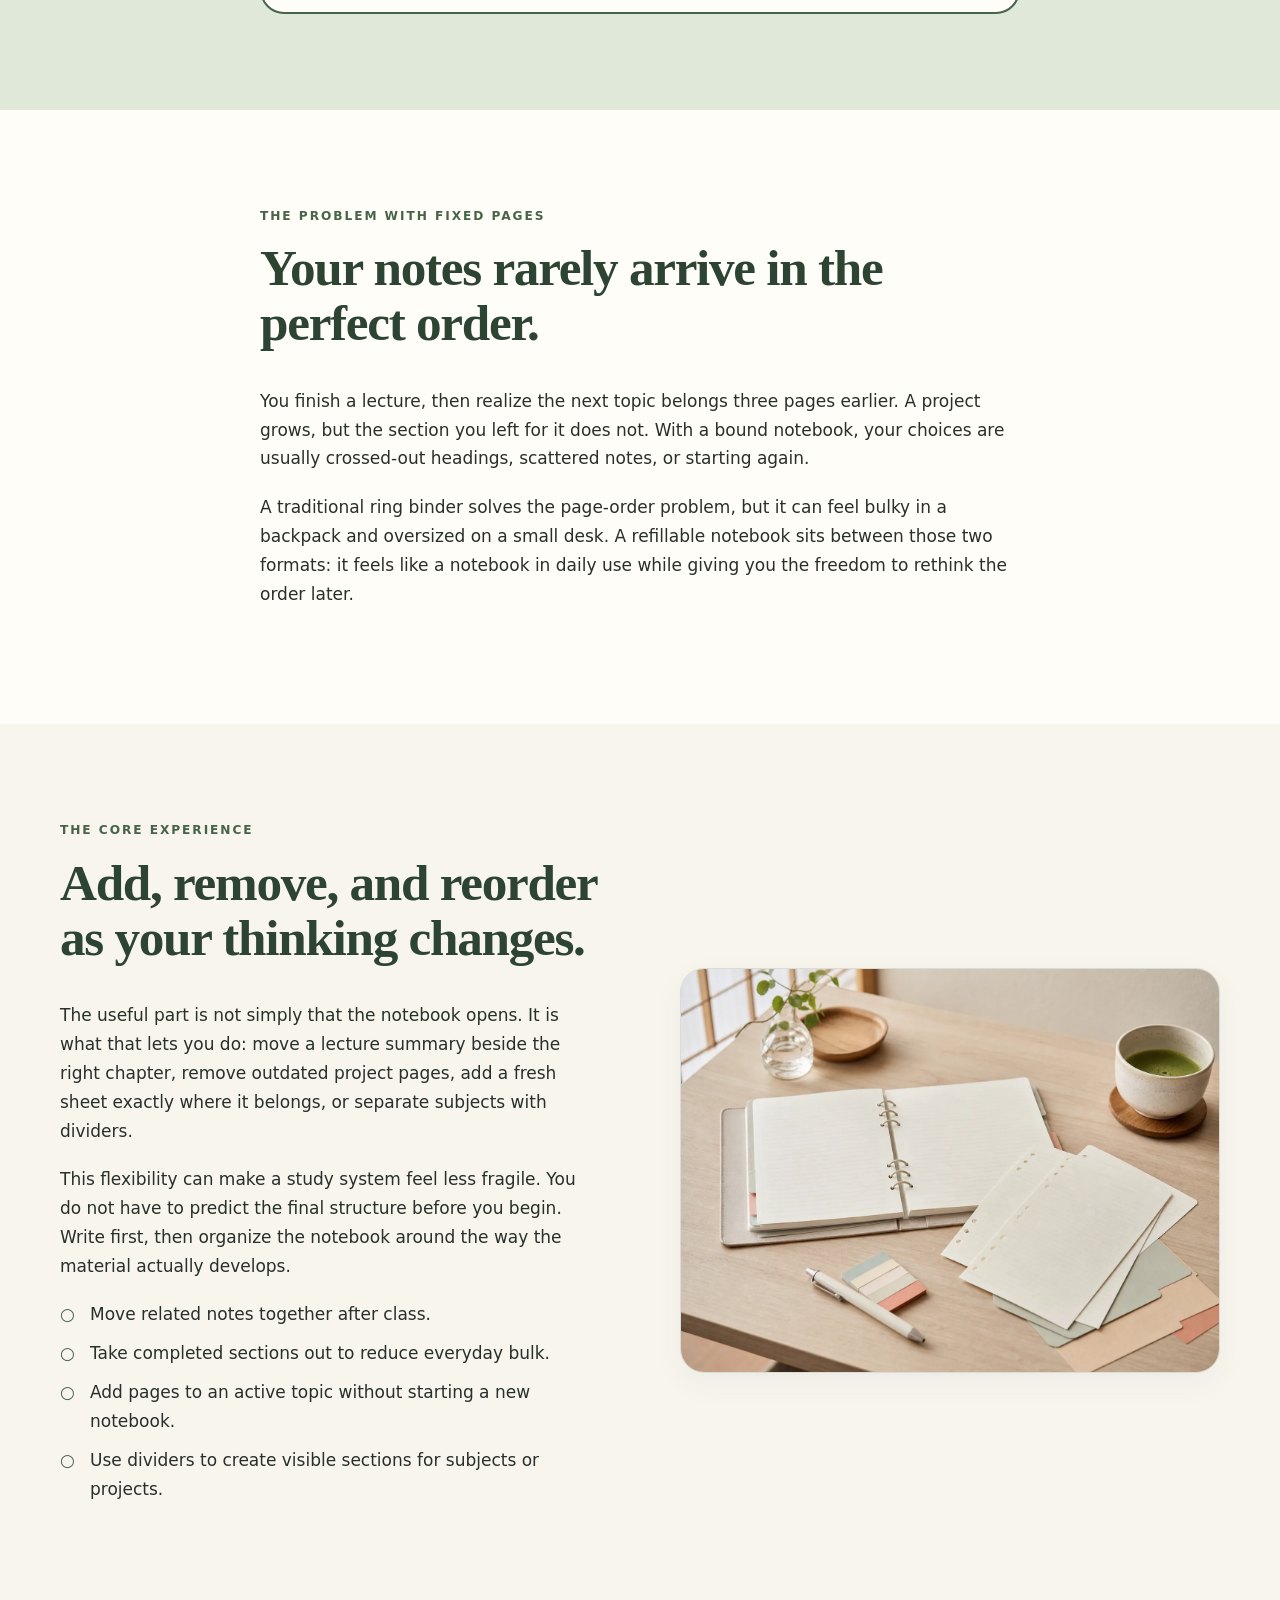
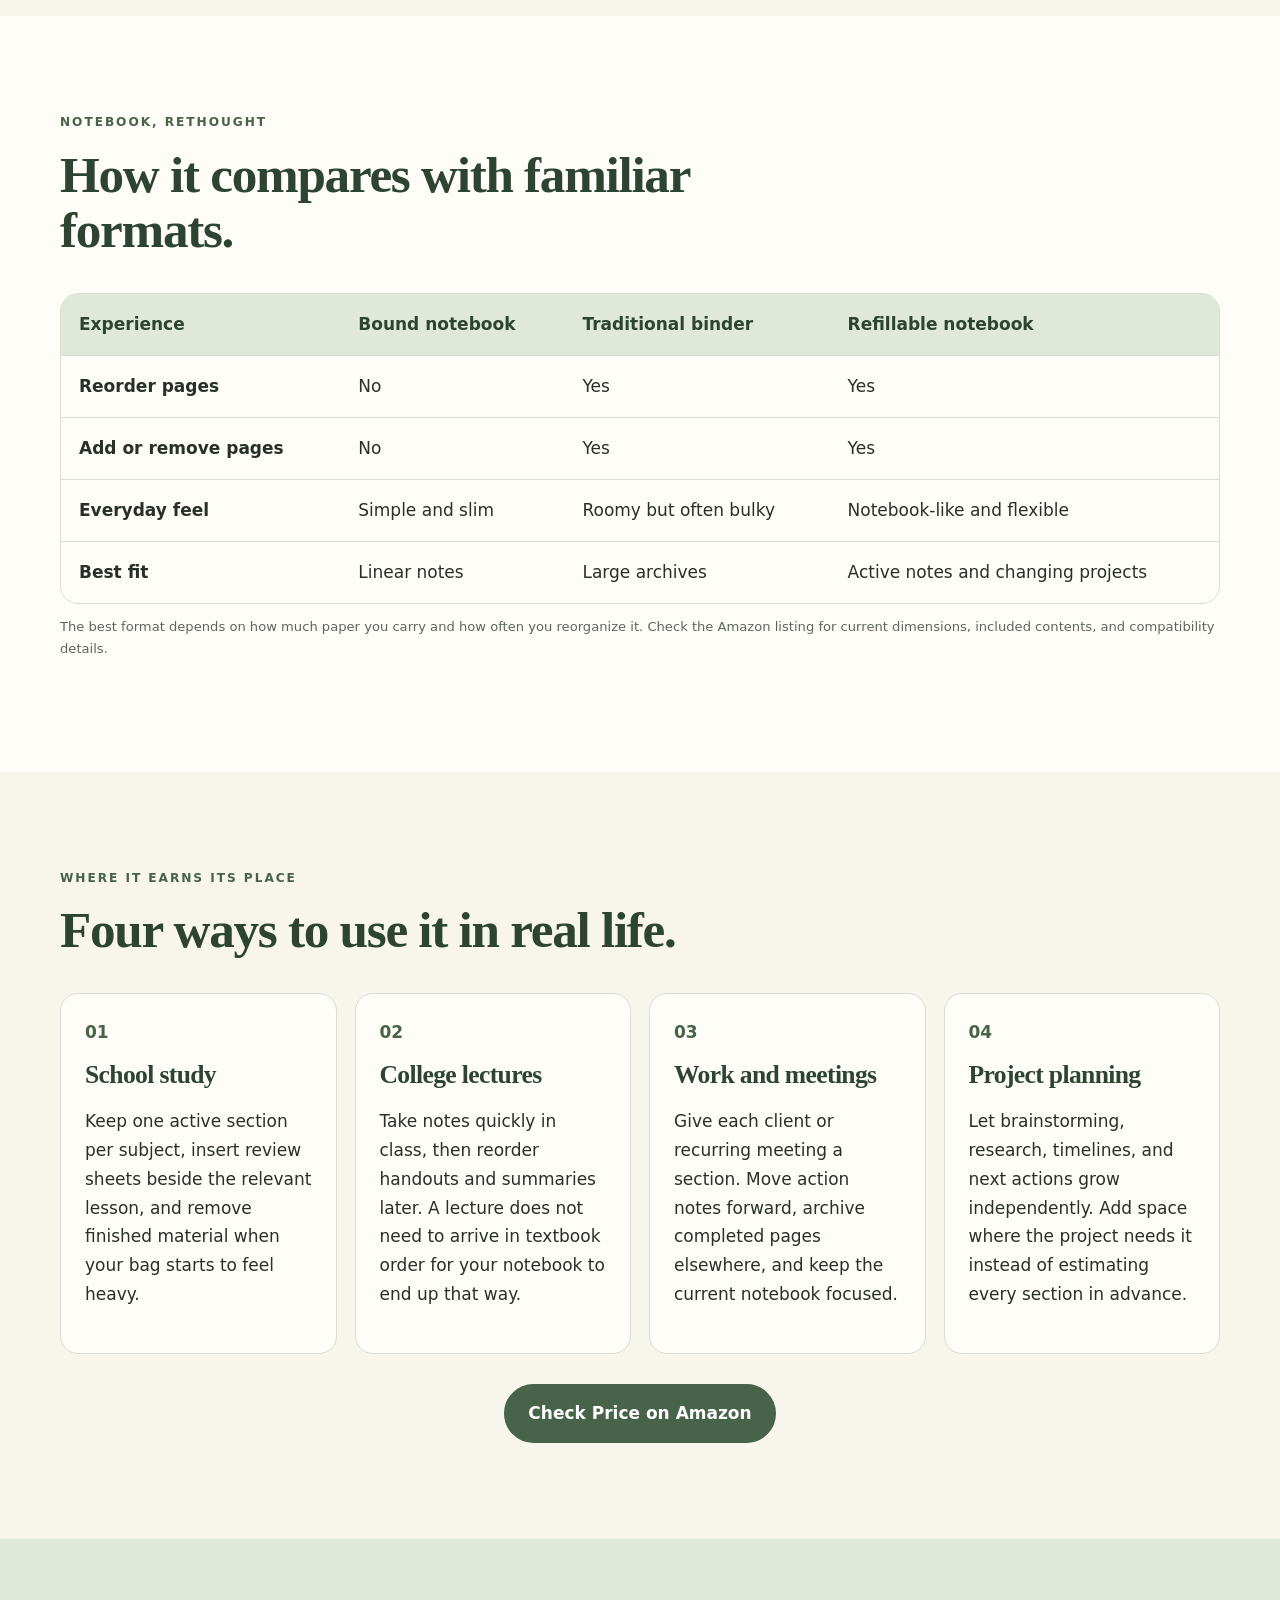
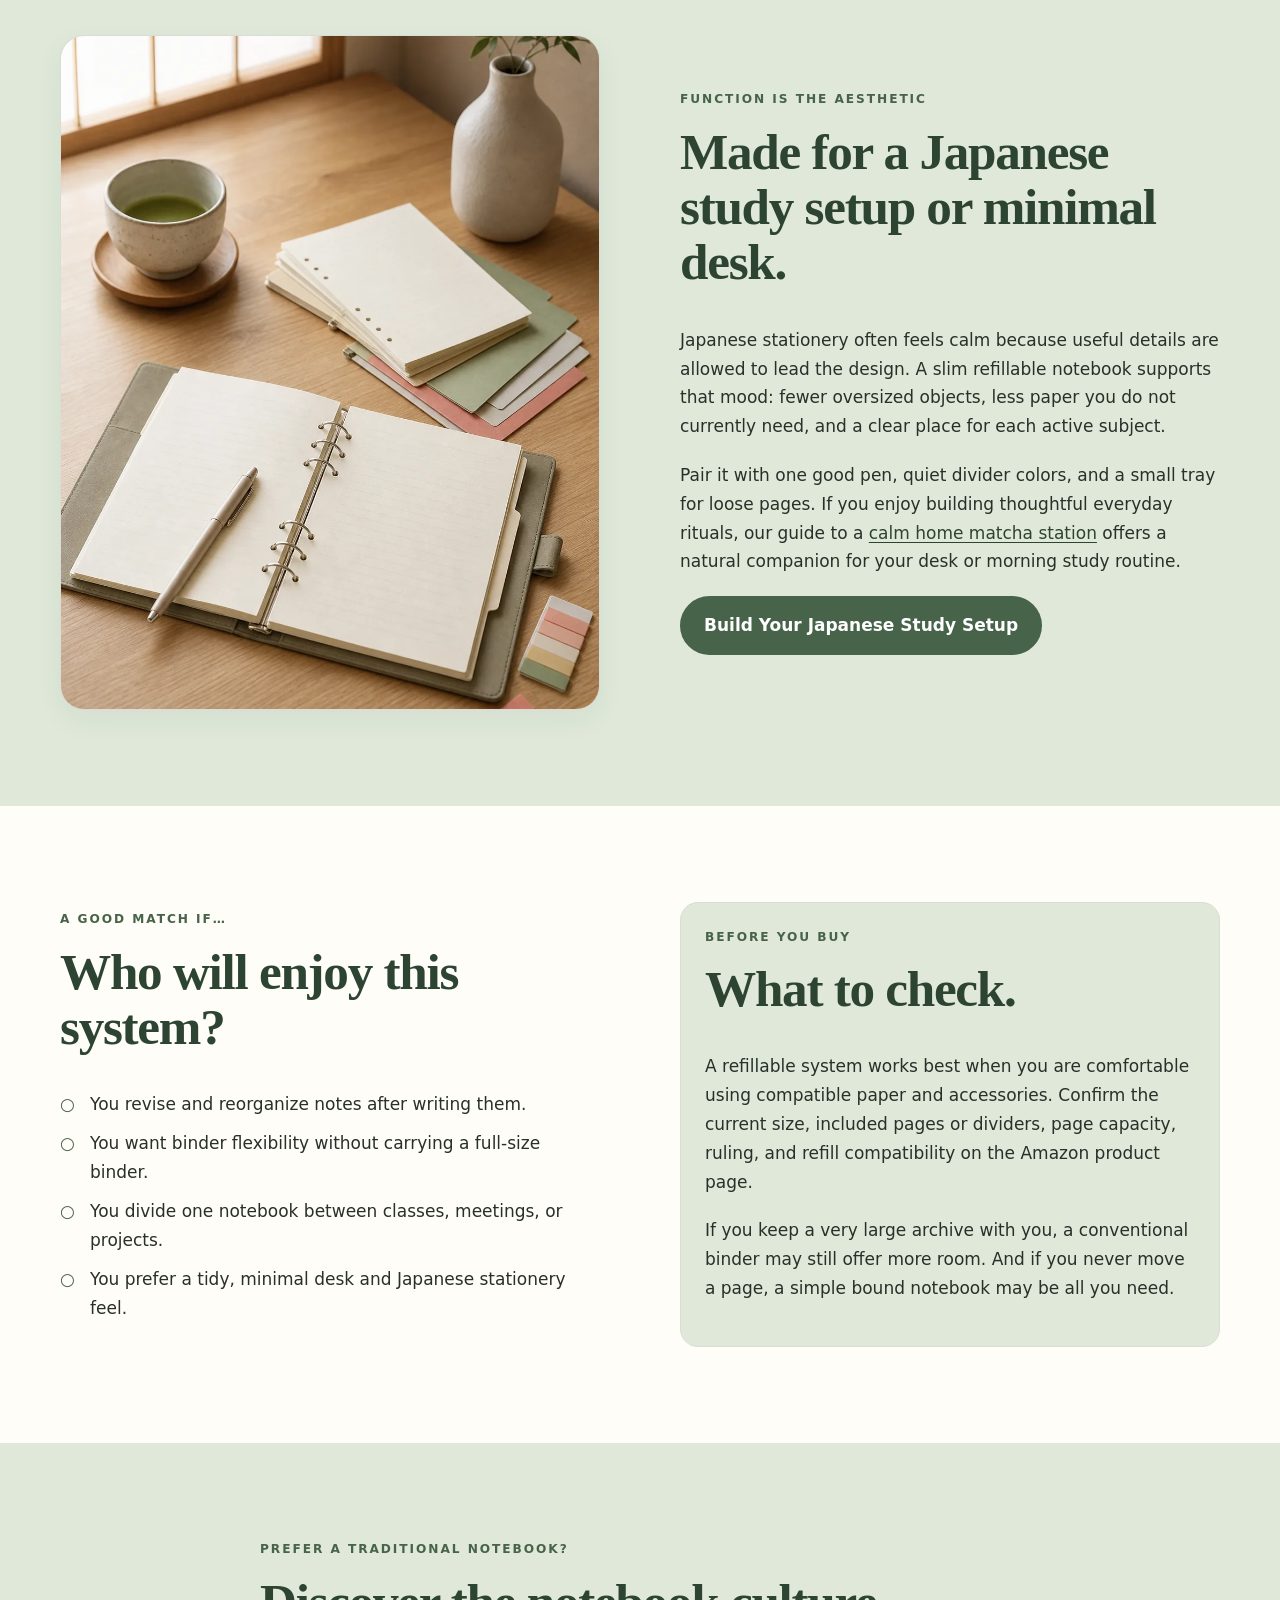
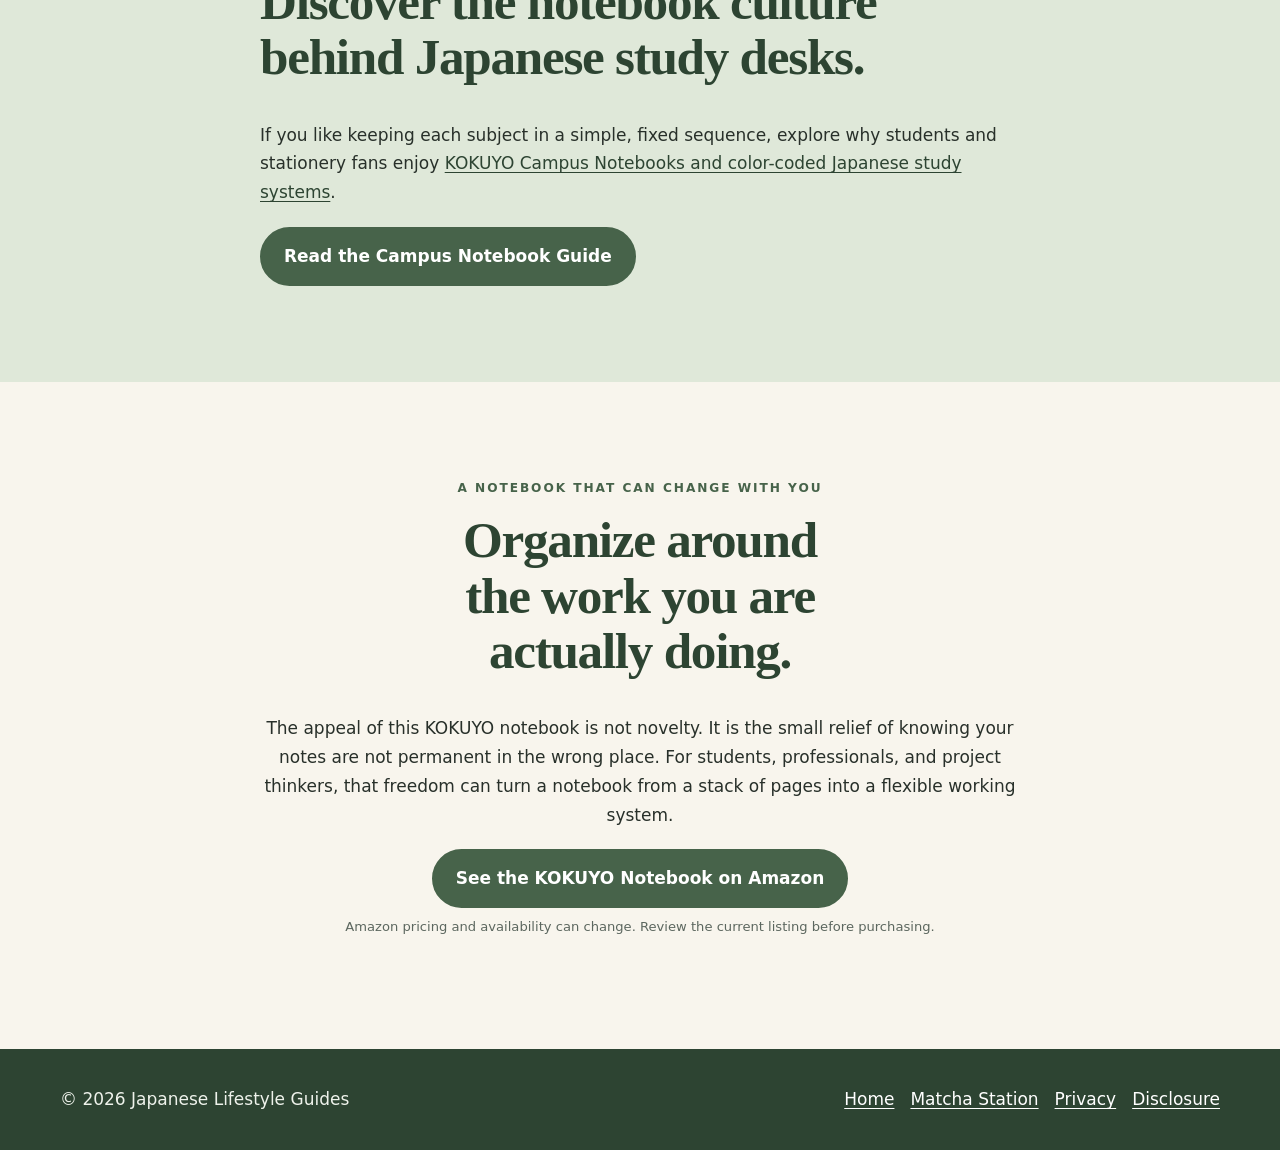
<file: kokuyo-refillable-notebook.html>
<!doctype html>
<html lang="en">
<head>
  <meta charset="utf-8">
  <meta name="viewport" content="width=device-width, initial-scale=1">
  <title>KOKUYO Refillable Notebook: A Slim Binder Alternative</title>
  <meta name="description" content="See how a KOKUYO refillable notebook lets you add, remove, and reorder pages for a lighter Japanese study, work, or project setup.">
  <link rel="canonical" href="https://bugm79-sketch.github.io/amazon-guide/kokuyo-refillable-notebook.html">
  <link rel="icon" href="assets/favicon.svg" type="image/svg+xml">
  <link rel="stylesheet" href="styles.css">
  <meta property="og:type" content="article">
  <meta property="og:title" content="Why This Japanese Refillable Notebook Beats a Traditional Binder">
  <meta property="og:description" content="A flexible, slim approach to study notes, lecture pages, work projects, and a calm minimal desk setup.">
  <meta property="og:url" content="https://bugm79-sketch.github.io/amazon-guide/kokuyo-refillable-notebook.html">
  <meta property="og:image" content="https://bugm79-sketch.github.io/amazon-guide/assets/images/minimal-japanese-study-setup.webp">
  <meta property="og:image:alt" content="Minimal Japanese-inspired desk with a refillable notebook, loose pages, matcha, and pastel dividers">
  <meta name="twitter:card" content="summary_large_image">
  <meta name="twitter:title" content="Why This Japanese Refillable Notebook Beats a Traditional Binder">
  <meta name="twitter:description" content="Reorder your notes, carry less bulk, and build a calmer Japanese study setup.">
  <meta name="twitter:image" content="https://bugm79-sketch.github.io/amazon-guide/assets/images/minimal-japanese-study-setup.webp">
  <script type="application/ld+json">
    {"@context":"https://schema.org","@type":"Article","headline":"Why This Japanese Refillable Notebook Beats a Traditional Binder","description":"An experience-focused guide to using a KOKUYO refillable notebook for study, lectures, work, and project organization.","mainEntityOfPage":"https://bugm79-sketch.github.io/amazon-guide/kokuyo-refillable-notebook.html","image":["https://bugm79-sketch.github.io/amazon-guide/assets/images/minimal-japanese-study-setup.webp","https://bugm79-sketch.github.io/amazon-guide/assets/images/japanese-refillable-notebook-desk.webp"],"author":{"@type":"Organization","name":"Japanese Lifestyle Guides"},"publisher":{"@type":"Organization","name":"Japanese Lifestyle Guides"}}
  </script>
</head>
<body>
  <a class="skip-link" href="#main">Skip to content</a>
  <header class="site-header"><div class="container"><a class="brand" href="index.html">Japanese Lifestyle Guides</a><nav class="site-nav" aria-label="Main navigation"><a href="index.html">Home</a><a href="matcha-station.html">Matcha Station</a><a href="disclosure.html">Disclosure</a></nav></div></header>
  <main id="main">
    <article>
      <section class="hero"><div class="container hero-grid">
        <div class="hero-copy"><p class="eyebrow">Japanese stationery guide</p><h1>Why This Japanese Refillable Notebook Beats a Traditional Binder</h1><p class="lede">A notebook should help your ideas move—not trap them in the order you first wrote them.</p><p>The KOKUYO refillable notebook brings the freedom of a binder into a slimmer, calmer format for study, work, and projects.</p><a class="button" href="https://www.amazon.com/KOKUYO-Notebook-Dividers-Capacity-RU-P334NYR/dp/B001DIYCA2?th=1&amp;linkCode=ll2&amp;tag=magu0f-20&amp;linkId=bad5ed1f0b338157e7b8e7cd26ea45db&amp;language=en_US&amp;ref_=as_li_ss_tl" rel="sponsored nofollow">See the KOKUYO Notebook on Amazon</a></div>
        <div class="hero-art"><img src="assets/images/minimal-japanese-study-setup.webp" width="1003" height="1568" alt="Minimal Japanese-inspired study setup with a generic refillable notebook, removable pages, pastel dividers, pen, and matcha" fetchpriority="high" decoding="async"></div>
      </div></section>
      <section class="section sage"><div class="narrow disclosure-box compact-disclosure"><p class="eyebrow">Affiliate disclosure</p><p><strong>As an Amazon Associate, I earn from qualifying purchases.</strong></p><p class="tiny">This article contains affiliate links. Product details can change, so please confirm the latest information on Amazon before purchasing.</p></div></section>
      <section class="section soft"><div class="narrow"><p class="eyebrow">The problem with fixed pages</p><h2>Your notes rarely arrive in the perfect order.</h2><p>You finish a lecture, then realize the next topic belongs three pages earlier. A project grows, but the section you left for it does not. With a bound notebook, your choices are usually crossed-out headings, scattered notes, or starting again.</p><p>A traditional ring binder solves the page-order problem, but it can feel bulky in a backpack and oversized on a small desk. A refillable notebook sits between those two formats: it feels like a notebook in daily use while giving you the freedom to rethink the order later.</p></div></section>
      <section class="section"><div class="container experience-grid">
        <div><p class="eyebrow">The core experience</p><h2>Add, remove, and reorder as your thinking changes.</h2><p>The useful part is not simply that the notebook opens. It is what that lets you do: move a lecture summary beside the right chapter, remove outdated project pages, add a fresh sheet exactly where it belongs, or separate subjects with dividers.</p><p>This flexibility can make a study system feel less fragile. You do not have to predict the final structure before you begin. Write first, then organize the notebook around the way the material actually develops.</p><ul class="check-list"><li>Move related notes together after class.</li><li>Take completed sections out to reduce everyday bulk.</li><li>Add pages to an active topic without starting a new notebook.</li><li>Use dividers to create visible sections for subjects or projects.</li></ul></div>
        <div><img class="card lifestyle-image" src="assets/images/japanese-refillable-notebook-desk.webp" width="1448" height="1086" alt="Bright wooden desk with a generic slim refillable notebook, loose ruled pages, pastel dividers, pen, and a cup of matcha" loading="lazy" decoding="async"></div>
      </div></section>
      <section class="section soft"><div class="container"><div class="section-head"><p class="eyebrow">Notebook, rethought</p><h2>How it compares with familiar formats.</h2></div><div class="comparison-wrap"><table class="comparison-table"><thead><tr><th scope="col">Experience</th><th scope="col">Bound notebook</th><th scope="col">Traditional binder</th><th scope="col">Refillable notebook</th></tr></thead><tbody><tr><th scope="row">Reorder pages</th><td>No</td><td>Yes</td><td>Yes</td></tr><tr><th scope="row">Add or remove pages</th><td>No</td><td>Yes</td><td>Yes</td></tr><tr><th scope="row">Everyday feel</th><td>Simple and slim</td><td>Roomy but often bulky</td><td>Notebook-like and flexible</td></tr><tr><th scope="row">Best fit</th><td>Linear notes</td><td>Large archives</td><td>Active notes and changing projects</td></tr></tbody></table></div><p class="tiny table-note">The best format depends on how much paper you carry and how often you reorganize it. Check the Amazon listing for current dimensions, included contents, and compatibility details.</p></div></section>
      <section class="section"><div class="container"><div class="section-head"><p class="eyebrow">Where it earns its place</p><h2>Four ways to use it in real life.</h2></div><div class="use-grid"><article class="use-card"><span class="tag">01</span><h3>School study</h3><p>Keep one active section per subject, insert review sheets beside the relevant lesson, and remove finished material when your bag starts to feel heavy.</p></article><article class="use-card"><span class="tag">02</span><h3>College lectures</h3><p>Take notes quickly in class, then reorder handouts and summaries later. A lecture does not need to arrive in textbook order for your notebook to end up that way.</p></article><article class="use-card"><span class="tag">03</span><h3>Work and meetings</h3><p>Give each client or recurring meeting a section. Move action notes forward, archive completed pages elsewhere, and keep the current notebook focused.</p></article><article class="use-card"><span class="tag">04</span><h3>Project planning</h3><p>Let brainstorming, research, timelines, and next actions grow independently. Add space where the project needs it instead of estimating every section in advance.</p></article></div><div class="center-cta"><a class="button" href="https://www.amazon.com/KOKUYO-Notebook-Dividers-Capacity-RU-P334NYR/dp/B001DIYCA2?th=1&amp;linkCode=ll2&amp;tag=magu0f-20&amp;linkId=bad5ed1f0b338157e7b8e7cd26ea45db&amp;language=en_US&amp;ref_=as_li_ss_tl" rel="sponsored nofollow">Check Price on Amazon</a></div></div></section>
      <section class="section sage"><div class="container style-grid">
        <div><img class="card pinterest-image" src="assets/images/minimal-japanese-study-setup.webp" width="1003" height="1568" alt="Vertical Japanese study setup with a generic refillable notebook, rearrangeable pages, soft dividers, matcha, and morning light" loading="lazy" decoding="async"></div>
        <div><p class="eyebrow">Function is the aesthetic</p><h2>Made for a Japanese study setup or minimal desk.</h2><p>Japanese stationery often feels calm because useful details are allowed to lead the design. A slim refillable notebook supports that mood: fewer oversized objects, less paper you do not currently need, and a clear place for each active subject.</p><p>Pair it with one good pen, quiet divider colors, and a small tray for loose pages. If you enjoy building thoughtful everyday rituals, our guide to a <a href="matcha-station.html">calm home matcha station</a> offers a natural companion for your desk or morning study routine.</p><a class="button" href="https://www.amazon.com/KOKUYO-Notebook-Dividers-Capacity-RU-P334NYR/dp/B001DIYCA2?th=1&amp;linkCode=ll2&amp;tag=magu0f-20&amp;linkId=bad5ed1f0b338157e7b8e7cd26ea45db&amp;language=en_US&amp;ref_=as_li_ss_tl" rel="sponsored nofollow">Build Your Japanese Study Setup</a></div>
      </div></section>
      <section class="section soft"><div class="container fit-grid"><div><p class="eyebrow">A good match if…</p><h2>Who will enjoy this system?</h2><ul class="check-list"><li>You revise and reorganize notes after writing them.</li><li>You want binder flexibility without carrying a full-size binder.</li><li>You divide one notebook between classes, meetings, or projects.</li><li>You prefer a tidy, minimal desk and Japanese stationery feel.</li></ul></div><div class="note-card"><p class="eyebrow">Before you buy</p><h2>What to check.</h2><p>A refillable system works best when you are comfortable using compatible paper and accessories. Confirm the current size, included pages or dividers, page capacity, ruling, and refill compatibility on the Amazon product page.</p><p>If you keep a very large archive with you, a conventional binder may still offer more room. And if you never move a page, a simple bound notebook may be all you need.</p></div></div></section>
      <section class="section sage"><div class="narrow"><p class="eyebrow">Prefer a traditional notebook?</p><h2>Discover the notebook culture behind Japanese study desks.</h2><p>If you like keeping each subject in a simple, fixed sequence, explore why students and stationery fans enjoy <a href="kokuyo-campus-notebooks.html">KOKUYO Campus Notebooks and color-coded Japanese study systems</a>.</p><a class="button" href="kokuyo-campus-notebooks.html">Read the Campus Notebook Guide</a></div></section>
      <section class="section"><div class="narrow final-cta"><p class="eyebrow">A notebook that can change with you</p><h2>Organize around the work you are actually doing.</h2><p>The appeal of this KOKUYO notebook is not novelty. It is the small relief of knowing your notes are not permanent in the wrong place. For students, professionals, and project thinkers, that freedom can turn a notebook from a stack of pages into a flexible working system.</p><a class="button" href="https://www.amazon.com/KOKUYO-Notebook-Dividers-Capacity-RU-P334NYR/dp/B001DIYCA2?th=1&amp;linkCode=ll2&amp;tag=magu0f-20&amp;linkId=bad5ed1f0b338157e7b8e7cd26ea45db&amp;language=en_US&amp;ref_=as_li_ss_tl" rel="sponsored nofollow">See the KOKUYO Notebook on Amazon</a><p class="link-note">Amazon pricing and availability can change. Review the current listing before purchasing.</p></div></section>
    </article>
  </main>
  <footer class="site-footer"><div class="container footer-row"><p>© 2026 Japanese Lifestyle Guides</p><div class="footer-links"><a href="index.html">Home</a><a href="matcha-station.html">Matcha Station</a><a href="privacy.html">Privacy</a><a href="disclosure.html">Disclosure</a></div></div></footer>
  <script src="script.js" defer></script>
</body>
</html>
</file>
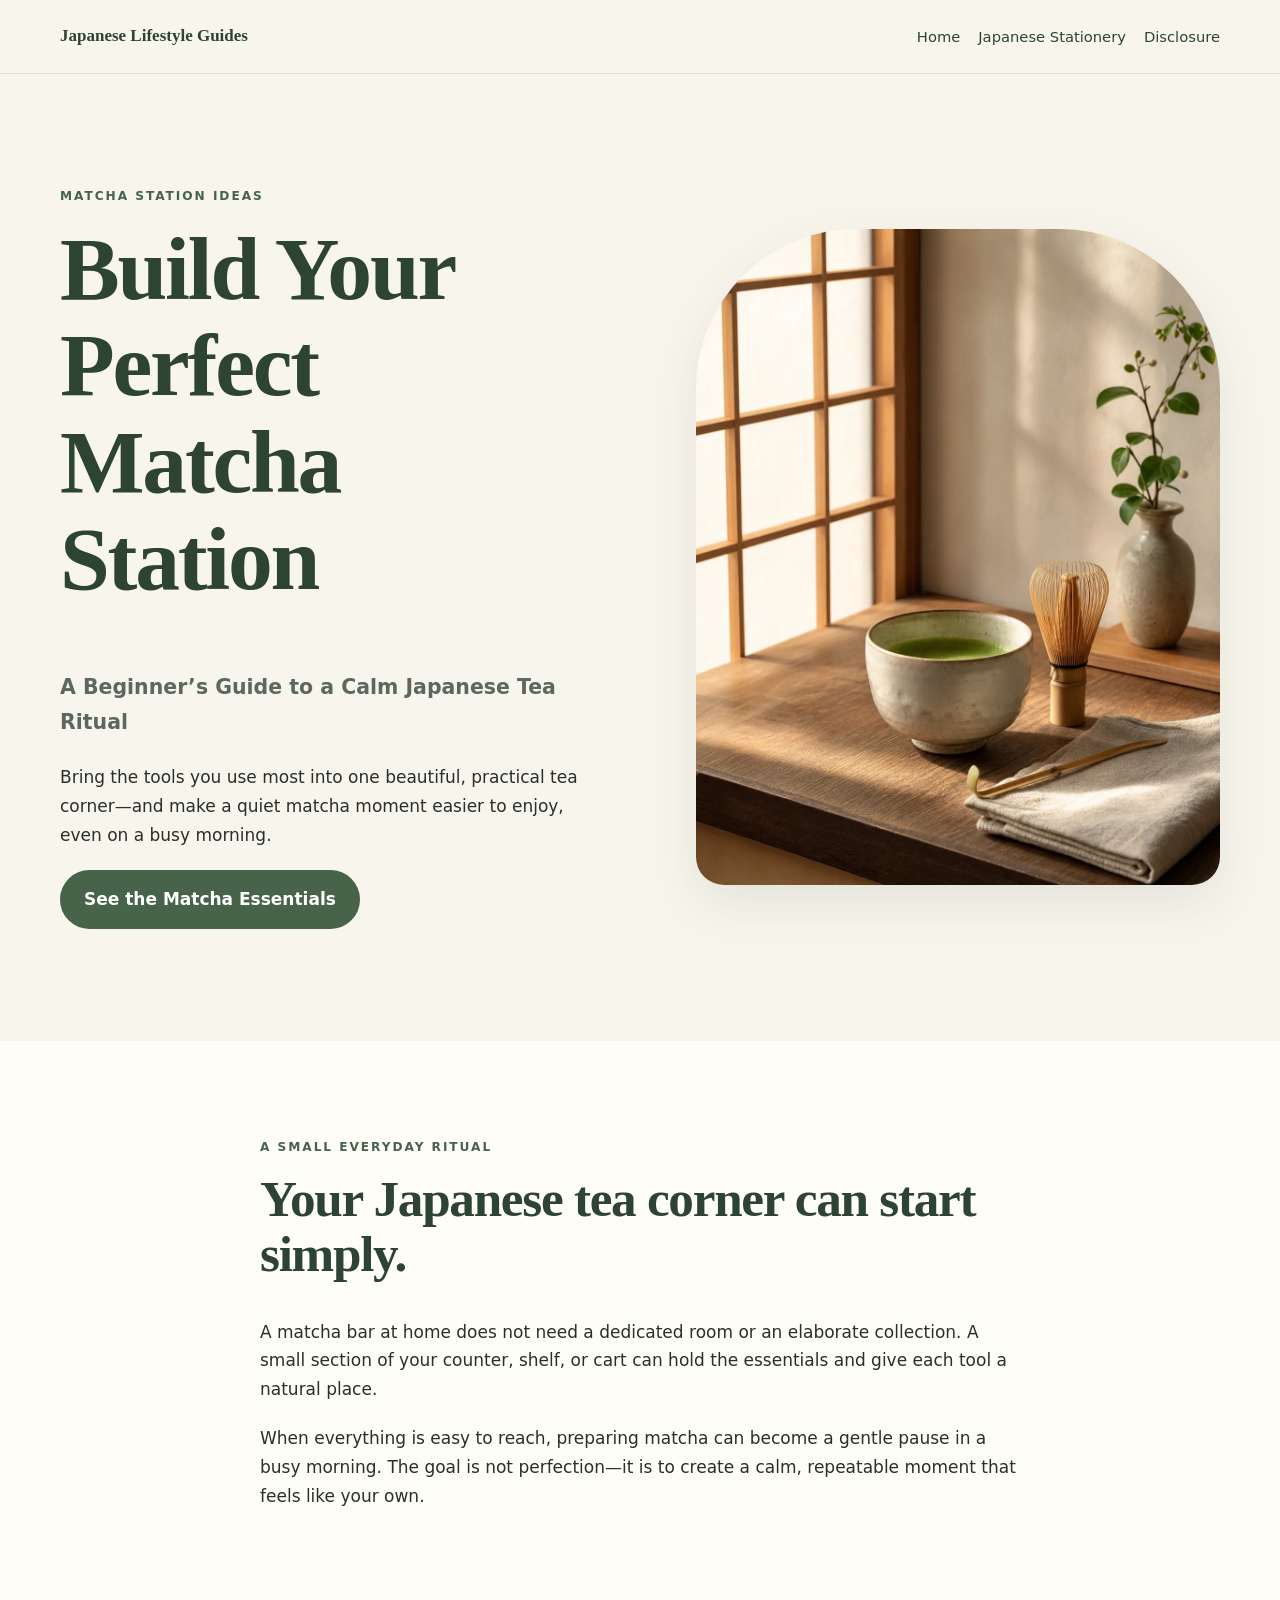
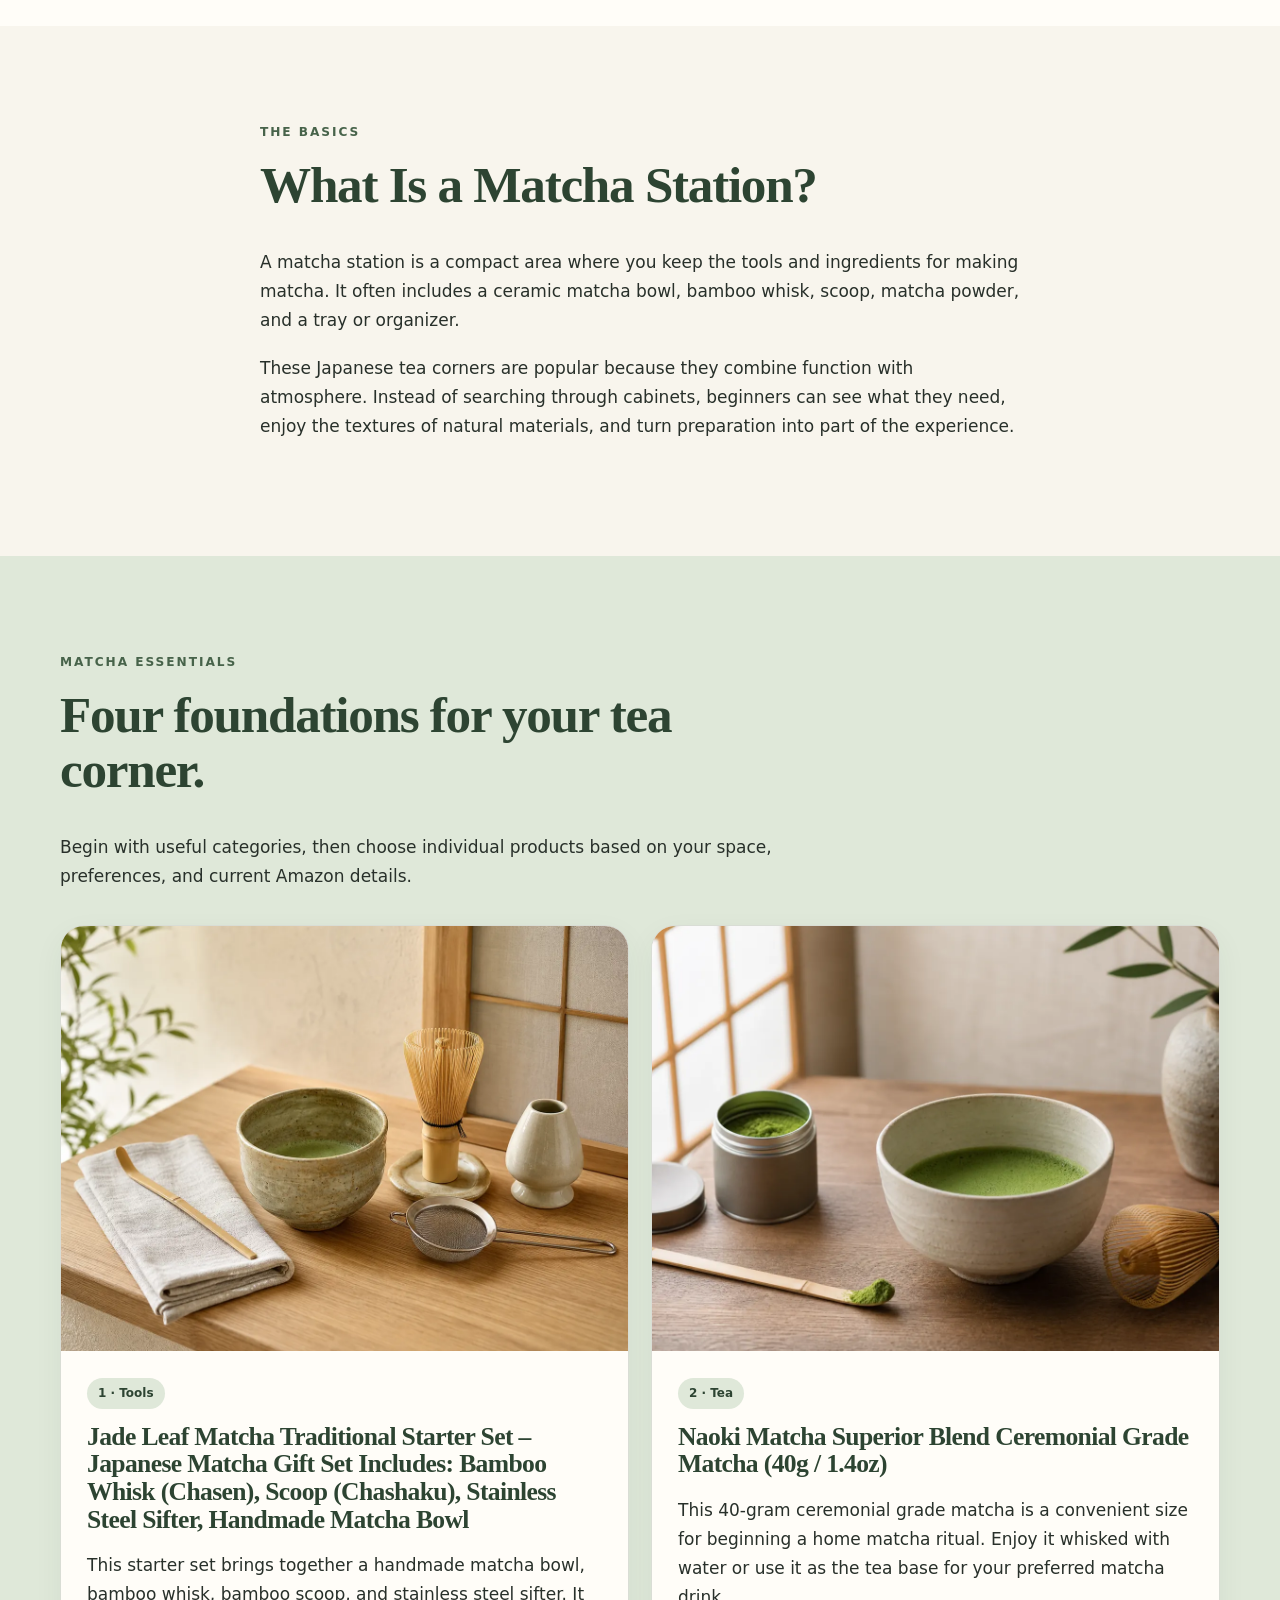
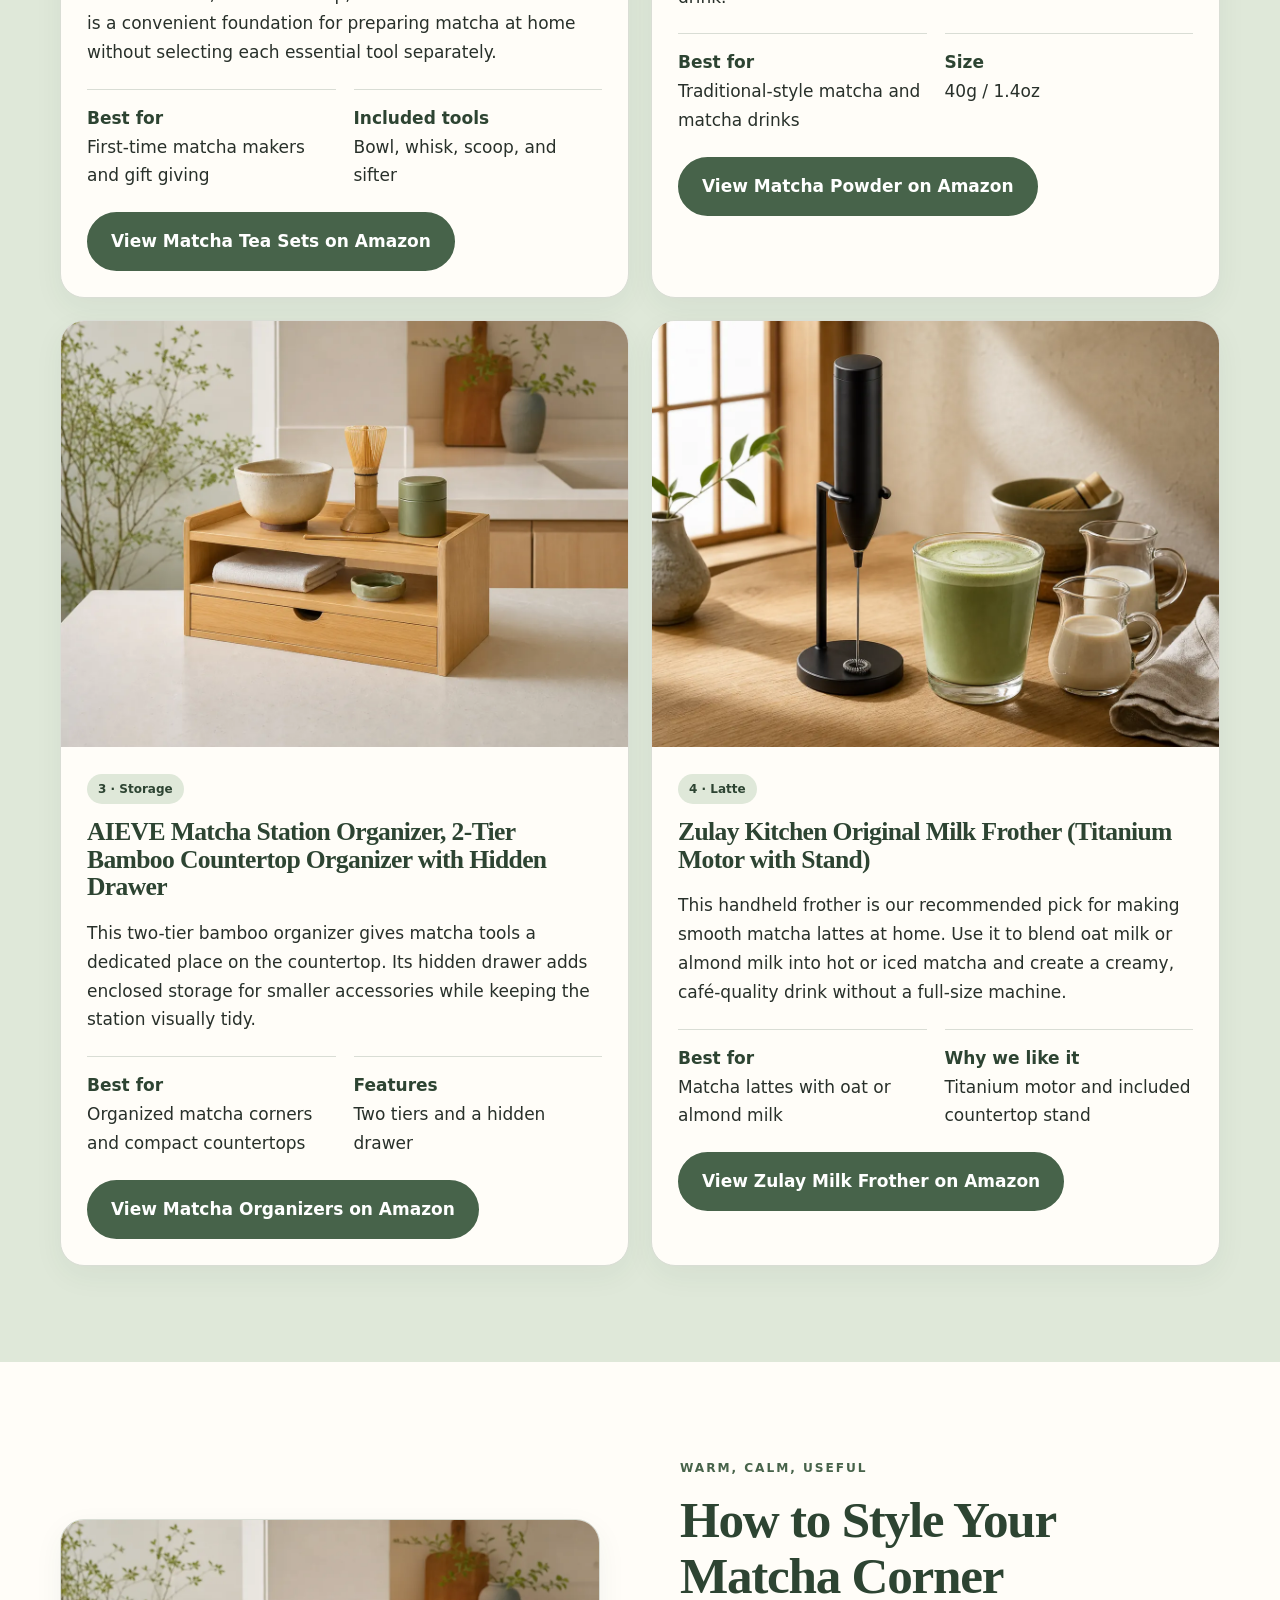
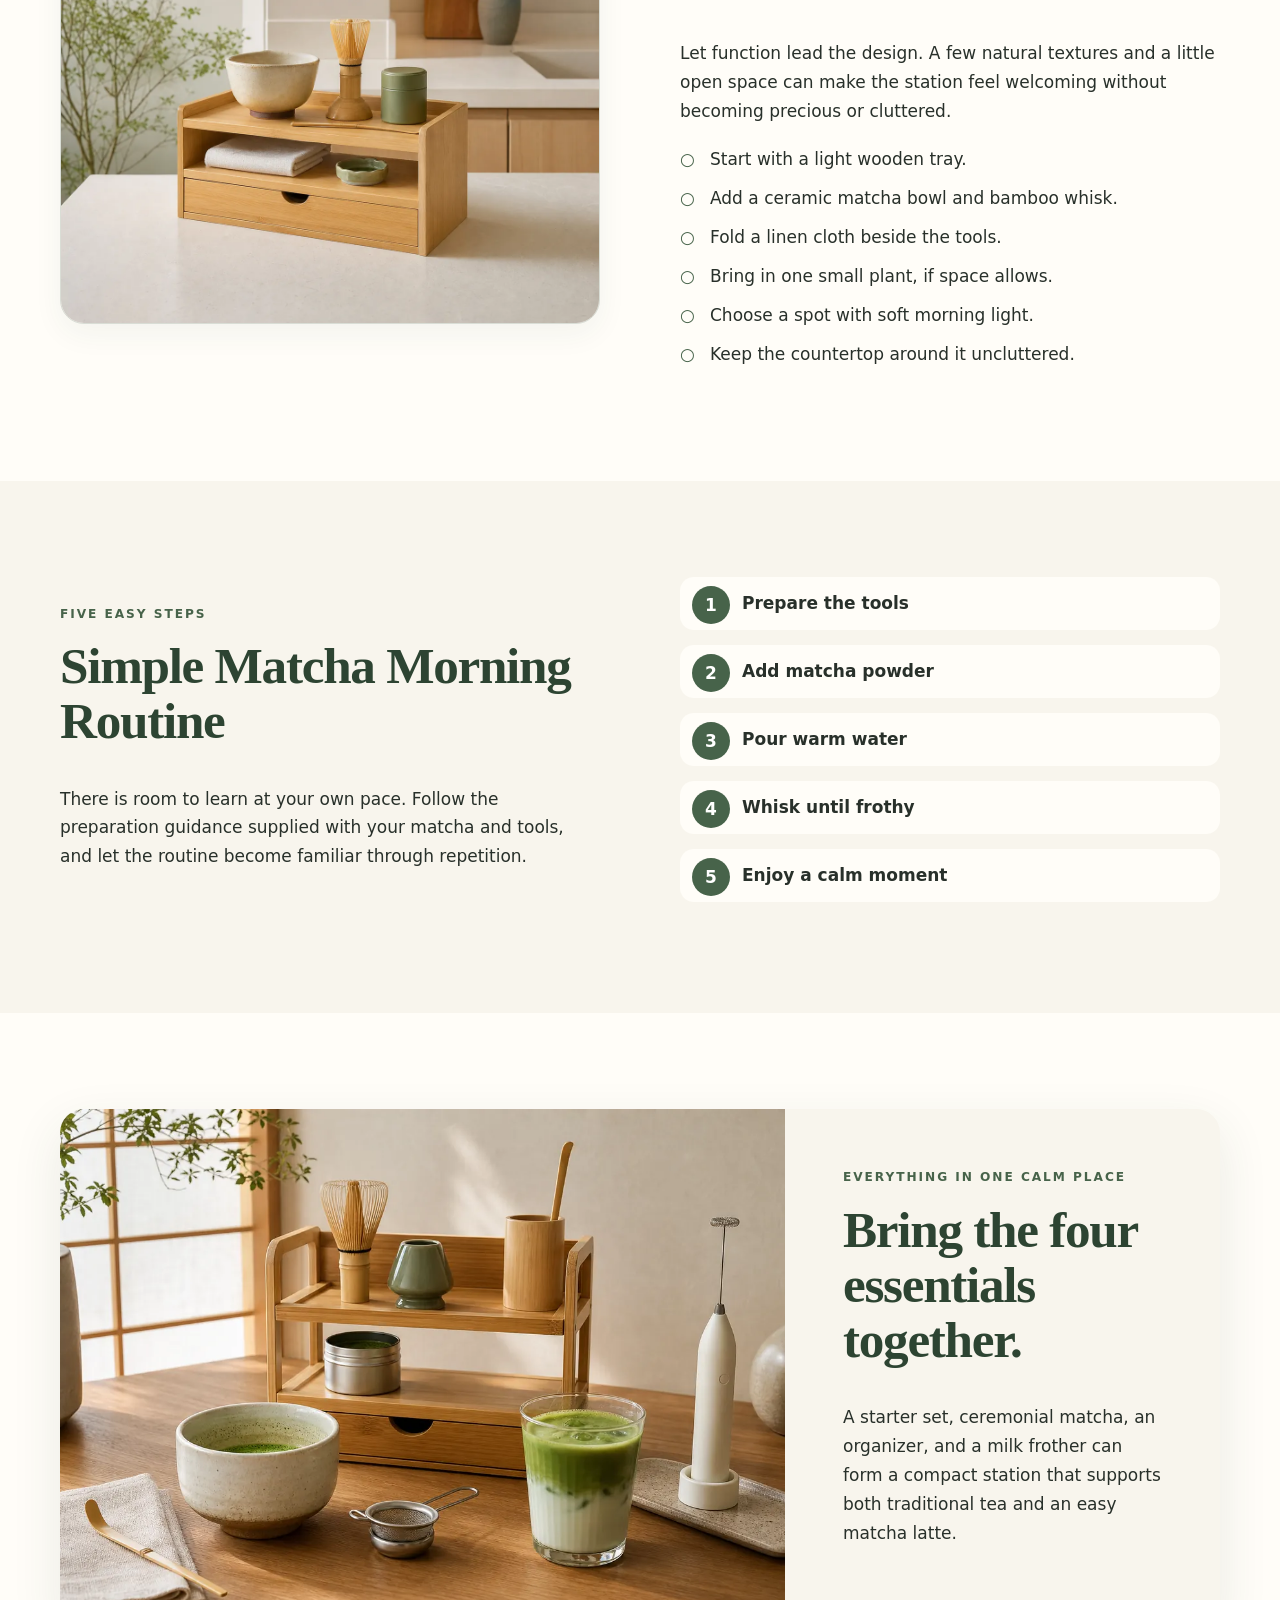
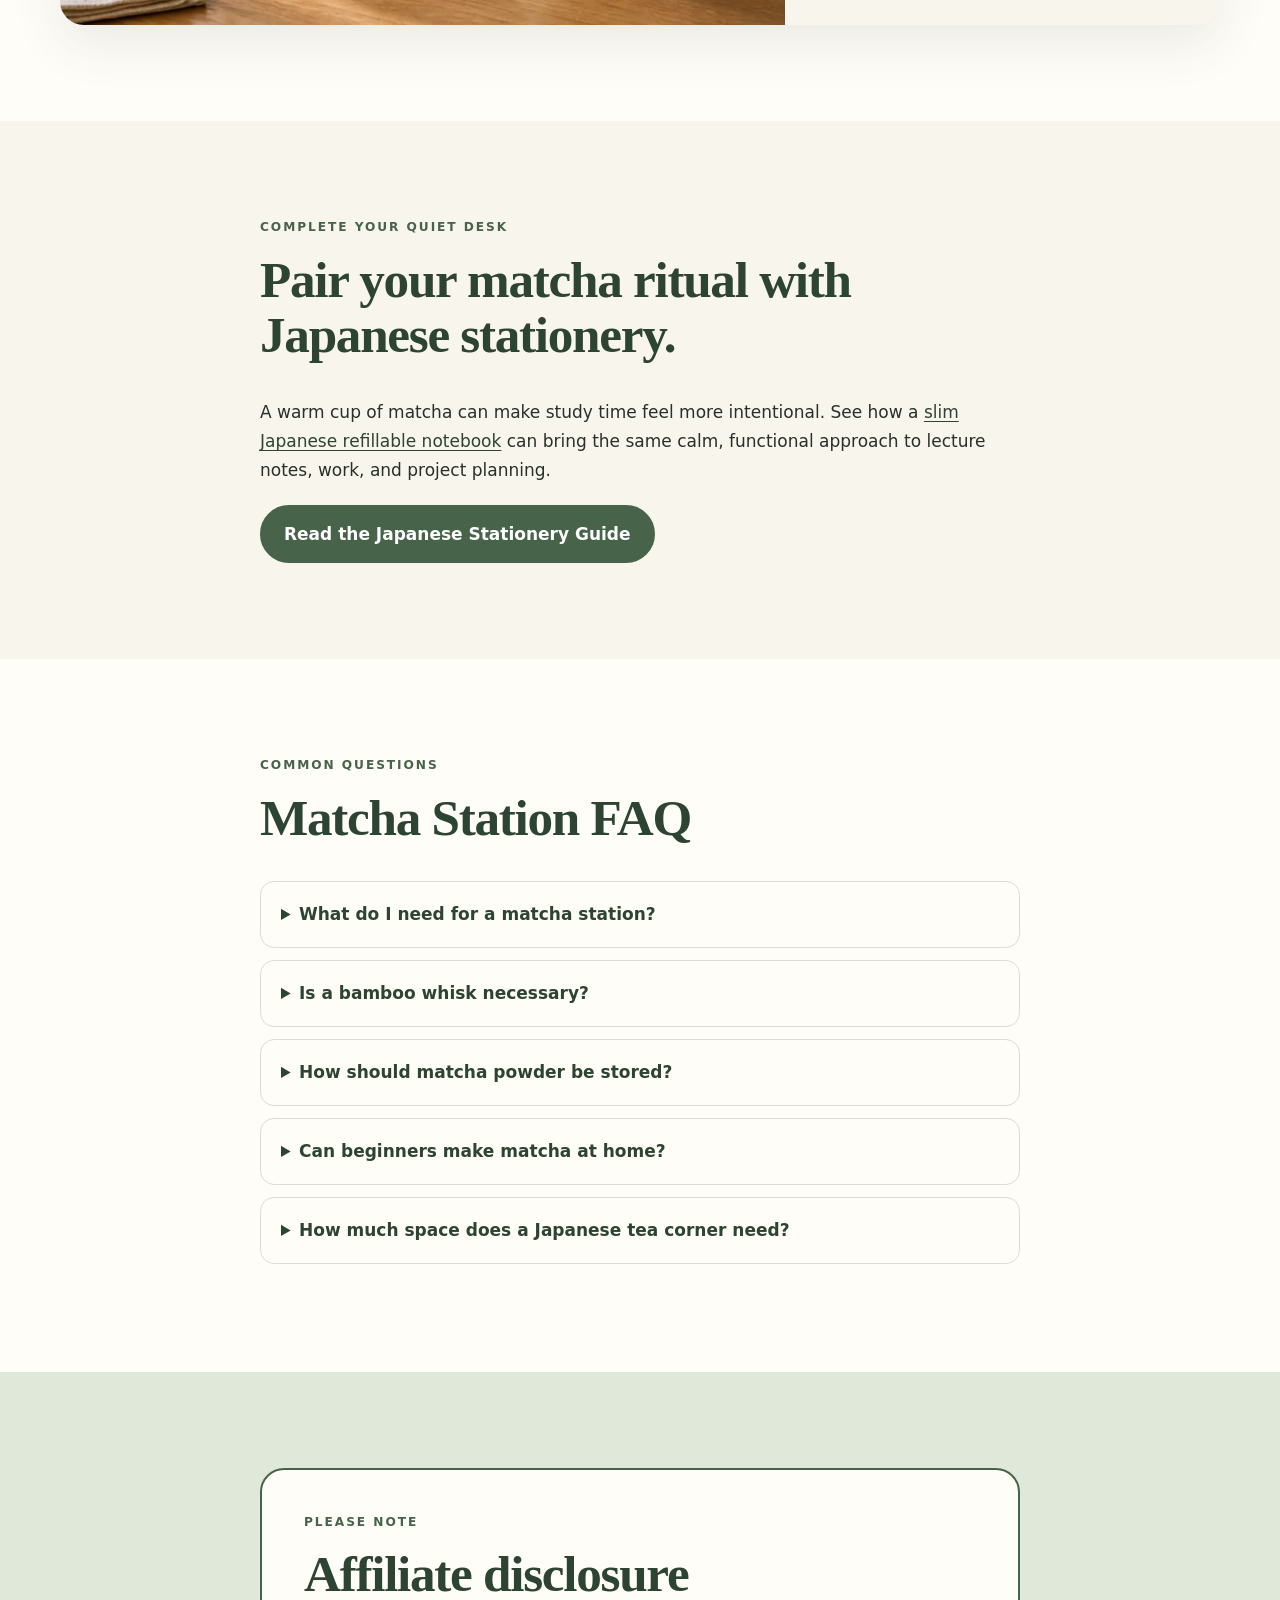
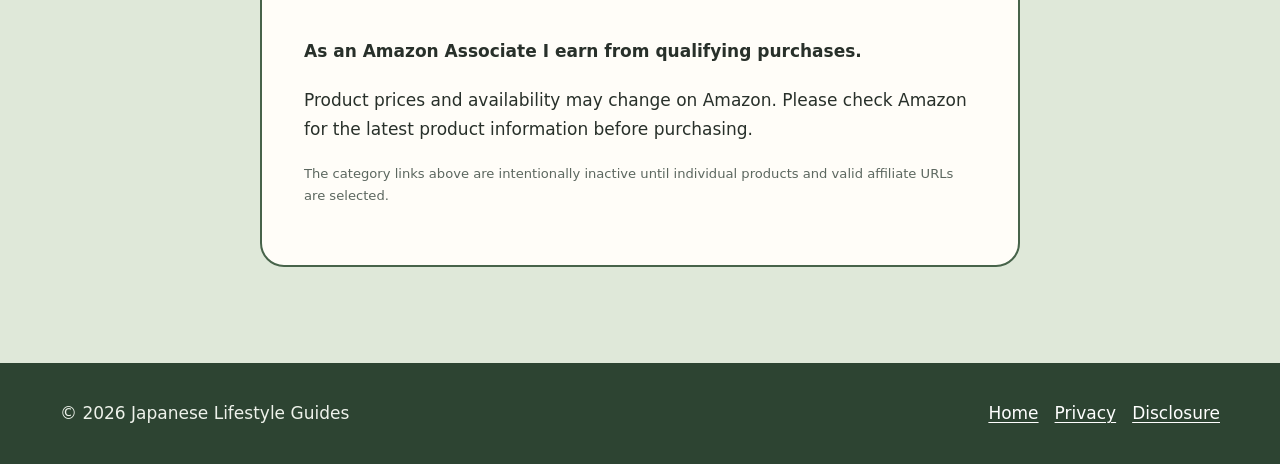
<file: matcha-station.html>
<!doctype html>
<html lang="en">
<head>
  <meta charset="utf-8">
  <meta name="viewport" content="width=device-width, initial-scale=1">
  <title>Build Your Perfect Matcha Station | Beginner’s Guide</title>
  <meta name="description" content="Create a calm matcha station with starter tools, ceremonial matcha, organized storage, and a Zulay Kitchen milk frother for café-quality matcha lattes at home.">
  <link rel="canonical" href="https://bugm79-sketch.github.io/amazon-guide/matcha-station.html">
  <link rel="icon" href="assets/favicon.svg" type="image/svg+xml">
  <link rel="stylesheet" href="styles.css">
  <meta property="og:type" content="article"><meta property="og:title" content="Build Your Perfect Matcha Station"><meta property="og:description" content="Starter tools, ceremonial matcha, organized storage, and a recommended milk frother for café-quality matcha lattes at home."><meta property="og:url" content="https://bugm79-sketch.github.io/amazon-guide/matcha-station.html"><meta property="og:image" content="https://bugm79-sketch.github.io/amazon-guide/assets/images/quiet-matcha-morning-hero.webp">
  <meta name="twitter:card" content="summary_large_image"><meta name="twitter:title" content="Build Your Perfect Matcha Station"><meta name="twitter:description" content="Build a calm home matcha station and make café-quality matcha lattes with oat or almond milk."><meta name="twitter:image" content="https://bugm79-sketch.github.io/amazon-guide/assets/images/quiet-matcha-morning-hero.webp">
  <script type="application/ld+json">{"@context":"https://schema.org","@type":"Article","headline":"Build Your Perfect Matcha Station","description":"A beginner’s guide to starter tools, ceremonial matcha, organized storage, and a recommended milk frother for café-quality matcha lattes at home.","mainEntityOfPage":"https://bugm79-sketch.github.io/amazon-guide/matcha-station.html","image":"https://bugm79-sketch.github.io/amazon-guide/assets/images/quiet-matcha-morning-hero.webp","author":{"@type":"Organization","name":"Japanese Lifestyle Guides"},"publisher":{"@type":"Organization","name":"Japanese Lifestyle Guides"}}</script>
</head>
<body>
  <a class="skip-link" href="#main">Skip to content</a>
  <header class="site-header"><div class="container"><a class="brand" href="index.html">Japanese Lifestyle Guides</a><nav class="site-nav" aria-label="Main navigation"><a href="index.html">Home</a><a href="kokuyo-refillable-notebook.html">Japanese Stationery</a><a href="disclosure.html">Disclosure</a></nav></div></header>
  <main id="main">
    <section class="hero"><div class="container hero-grid">
      <div class="hero-copy"><p class="eyebrow">Matcha Station Ideas</p><h1>Build Your Perfect Matcha Station</h1><p class="lede"><strong>A Beginner’s Guide to a Calm Japanese Tea Ritual</strong></p><p>Bring the tools you use most into one beautiful, practical tea corner—and make a quiet matcha moment easier to enjoy, even on a busy morning.</p><a class="button" href="#essentials">See the Matcha Essentials</a></div>
      <div class="hero-art"><img src="assets/images/quiet-matcha-morning-hero.webp" width="1122" height="1402" alt="Calm Japanese matcha station with a ceramic bowl, bamboo whisk, scoop, linen, and natural morning light" fetchpriority="high" decoding="async"></div>
    </div></section>
    <section class="section soft"><div class="narrow"><p class="eyebrow">A small everyday ritual</p><h2>Your Japanese tea corner can start simply.</h2><p>A matcha bar at home does not need a dedicated room or an elaborate collection. A small section of your counter, shelf, or cart can hold the essentials and give each tool a natural place.</p><p>When everything is easy to reach, preparing matcha can become a gentle pause in a busy morning. The goal is not perfection—it is to create a calm, repeatable moment that feels like your own.</p></div></section>
    <section class="section"><div class="narrow"><p class="eyebrow">The basics</p><h2>What Is a Matcha Station?</h2><p>A matcha station is a compact area where you keep the tools and ingredients for making matcha. It often includes a ceramic matcha bowl, bamboo whisk, scoop, matcha powder, and a tray or organizer.</p><p>These Japanese tea corners are popular because they combine function with atmosphere. Instead of searching through cabinets, beginners can see what they need, enjoy the textures of natural materials, and turn preparation into part of the experience.</p></div></section>
    <section class="section sage" id="essentials"><div class="container">
      <div class="section-head"><p class="eyebrow">Matcha essentials</p><h2>Four foundations for your tea corner.</h2><p>Begin with useful categories, then choose individual products based on your space, preferences, and current Amazon details.</p></div>
      <div class="card-grid">
        <article class="card"><img src="assets/images/matcha-starter-set-lifestyle.webp" width="1200" height="900" alt="Matcha starter set with a ceramic bowl, bamboo whisk, scoop, sifter, and linen on a light wood counter" loading="lazy" decoding="async"><div class="card-body"><span class="tag">1 · Tools</span><h3>Jade Leaf Matcha Traditional Starter Set – Japanese Matcha Gift Set Includes: Bamboo Whisk (Chasen), Scoop (Chashaku), Stainless Steel Sifter, Handmade Matcha Bowl</h3><p>This starter set brings together a handmade matcha bowl, bamboo whisk, bamboo scoop, and stainless steel sifter. It is a convenient foundation for preparing matcha at home without selecting each essential tool separately.</p><div class="facts"><div><strong>Best for</strong>First-time matcha makers and gift giving</div><div><strong>Included tools</strong>Bowl, whisk, scoop, and sifter</div></div><a class="button" href="https://www.amazon.com/Jade-Leaf-Traditional-Stainless-Preparation/dp/B01M10G9WJ?crid=EY51VMHLPA0B&amp;dib=eyJ2IjoiMSJ9.[base64].h8CR2ZWxAVg2bE5wGUCyWS71xUtnjcfo0JiNEhS2bFg&amp;dib_tag=se&amp;keywords=Naoki%2BMatcha%2BSuperior%2BCeremonial%2BBlend%2B%2840g%29&amp;qid=1784899642&amp;sprefix=naoki%2Bmatcha%2Bsuperior%2Bceremonial%2Bblend%2B40g%2B%2Caps%2C367&amp;sr=8-14-spons&amp;sp_csd=d2lkZ2V0TmFtZT1zcF9tdGY&amp;th=1&amp;linkCode=ll2&amp;tag=magu0f-20&amp;linkId=b274652c61a05b359dec347b279c7432&amp;language=en_US&amp;ref_=as_li_ss_tl" rel="sponsored nofollow">View Matcha Tea Sets on Amazon</a></div></article>
        <article class="card"><img src="assets/images/ceremonial-matcha-preparation.webp" width="1200" height="900" alt="Ceremonial matcha prepared in a ceramic bowl beside an open matcha tin, bamboo scoop, and whisk" loading="lazy" decoding="async"><div class="card-body"><span class="tag">2 · Tea</span><h3>Naoki Matcha Superior Blend Ceremonial Grade Matcha (40g / 1.4oz)</h3><p>This 40-gram ceremonial grade matcha is a convenient size for beginning a home matcha ritual. Enjoy it whisked with water or use it as the tea base for your preferred matcha drink.</p><div class="facts"><div><strong>Best for</strong>Traditional-style matcha and matcha drinks</div><div><strong>Size</strong>40g / 1.4oz</div></div><a class="button" href="https://www.amazon.com/dp/B01L2GW7SI?lv=shuf&amp;channelId=500&amp;plpRedirect=mhFallback&amp;th=1&amp;linkCode=ll2&amp;tag=magu0f-20&amp;linkId=41883314efdc20d851124cfcdaf3c0b3&amp;language=en_US&amp;ref_=as_li_ss_tl" rel="sponsored nofollow">View Matcha Powder on Amazon</a></div></article>
        <article class="card"><img src="assets/images/organized-matcha-station.webp" width="1200" height="900" alt="Organized two-tier bamboo matcha station with a hidden drawer, bowl, whisk, scoop, and tea tin" loading="lazy" decoding="async"><div class="card-body"><span class="tag">3 · Storage</span><h3>AIEVE Matcha Station Organizer, 2-Tier Bamboo Countertop Organizer with Hidden Drawer</h3><p>This two-tier bamboo organizer gives matcha tools a dedicated place on the countertop. Its hidden drawer adds enclosed storage for smaller accessories while keeping the station visually tidy.</p><div class="facts"><div><strong>Best for</strong>Organized matcha corners and compact countertops</div><div><strong>Features</strong>Two tiers and a hidden drawer</div></div><a class="button" href="https://www.amazon.com/dp/B0FKSY6XHZ?lv=shuf&amp;channelId=500&amp;plpRedirect=mhFallback&amp;linkCode=ll2&amp;tag=magu0f-20&amp;linkId=4ee7f07132ff45f9a645a758e7e782df&amp;language=en_US&amp;ref_=as_li_ss_tl" rel="sponsored nofollow">View Matcha Organizers on Amazon</a></div></article>
        <article class="card"><img src="assets/images/zulay-kitchen-matcha-latte-frother.webp" width="1200" height="900" alt="Zulay Kitchen Original Milk Frother with stand beside a café-style matcha latte, oat milk, and almond milk" loading="lazy" decoding="async"><div class="card-body"><span class="tag">4 · Latte</span><h3>Zulay Kitchen Original Milk Frother (Titanium Motor with Stand)</h3><p>This handheld frother is our recommended pick for making smooth matcha lattes at home. Use it to blend oat milk or almond milk into hot or iced matcha and create a creamy, café-quality drink without a full-size machine.</p><div class="facts"><div><strong>Best for</strong>Matcha lattes with oat or almond milk</div><div><strong>Why we like it</strong>Titanium motor and included countertop stand</div></div><a class="button" href="https://www.amazon.com/Zulay-Stronger-Titanium-Stand-Included/dp/B082314NFL?th=1&amp;linkCode=ll2&amp;tag=magu0f-20&amp;linkId=611238e099b3bc219d488bff9a35fd7d&amp;language=en_US&amp;ref_=as_li_ss_tl" rel="sponsored nofollow">View Zulay Milk Frother on Amazon</a></div></article>
      </div>
    </div></section>
    <section class="section soft"><div class="container style-grid"><div><img class="card lifestyle-image" src="assets/images/organized-matcha-station.webp" width="1200" height="900" alt="Minimal bamboo matcha organizer styled as a calm, uncluttered Japanese tea corner" loading="lazy" decoding="async"></div><div><p class="eyebrow">Warm, calm, useful</p><h2>How to Style Your Matcha Corner</h2><p>Let function lead the design. A few natural textures and a little open space can make the station feel welcoming without becoming precious or cluttered.</p><ul class="check-list"><li>Start with a light wooden tray.</li><li>Add a ceramic matcha bowl and bamboo whisk.</li><li>Fold a linen cloth beside the tools.</li><li>Bring in one small plant, if space allows.</li><li>Choose a spot with soft morning light.</li><li>Keep the countertop around it uncluttered.</li></ul></div></div></section>
    <section class="section" id="routine"><div class="container routine"><div><p class="eyebrow">Five easy steps</p><h2>Simple Matcha Morning Routine</h2><p>There is room to learn at your own pace. Follow the preparation guidance supplied with your matcha and tools, and let the routine become familiar through repetition.</p></div><ol class="steps"><li><strong>Prepare the tools</strong></li><li><strong>Add matcha powder</strong></li><li><strong>Pour warm water</strong></li><li><strong>Whisk until frothy</strong></li><li><strong>Enjoy a calm moment</strong></li></ol></div></section>
    <section class="section soft"><div class="container summary-photo"><img src="assets/images/complete-matcha-station-essentials.webp" width="1200" height="800" alt="Complete matcha station with starter tools, ceremonial matcha, bamboo organizer, and milk frother" loading="lazy" decoding="async"><div class="summary-copy"><p class="eyebrow">Everything in one calm place</p><h2>Bring the four essentials together.</h2><p>A starter set, ceremonial matcha, an organizer, and a milk frother can form a compact station that supports both traditional tea and an easy matcha latte.</p></div></div></section>
    <section class="section"><div class="narrow"><p class="eyebrow">Complete your quiet desk</p><h2>Pair your matcha ritual with Japanese stationery.</h2><p>A warm cup of matcha can make study time feel more intentional. See how a <a href="kokuyo-refillable-notebook.html">slim Japanese refillable notebook</a> can bring the same calm, functional approach to lecture notes, work, and project planning.</p><a class="button" href="kokuyo-refillable-notebook.html">Read the Japanese Stationery Guide</a></div></section>
    <section class="section soft faq"><div class="narrow"><p class="eyebrow">Common questions</p><h2>Matcha Station FAQ</h2>
      <details><summary>What do I need for a matcha station?</summary><p>Start with matcha powder, a bowl, a whisk, a scoop or measuring utensil, and a small tray. You can add a whisk holder, cloth, or storage container later.</p></details>
      <details><summary>Is a bamboo whisk necessary?</summary><p>It is not the only possible mixing tool, but its fine tines are designed to disperse matcha in water and create a smooth foam. Many beginners enjoy it as part of the traditional preparation experience.</p></details>
      <details><summary>How should matcha powder be stored?</summary><p>Follow the maker’s instructions. In general, keep the container tightly sealed and protect it from heat, light, moisture, and strong odors. Check the package for specific refrigeration advice.</p></details>
      <details><summary>Can beginners make matcha at home?</summary><p>Yes. A small set of tools and a simple routine are enough to begin. Expect your whisking technique and preferred amounts to develop with practice.</p></details>
      <details><summary>How much space does a Japanese tea corner need?</summary><p>A tray-sized area can be enough. Measure your available surface and choose tools that can stay together without crowding the counter.</p></details>
    </div></section>
    <section class="section sage"><div class="narrow disclosure-box"><p class="eyebrow">Please note</p><h2>Affiliate disclosure</h2><p><strong>As an Amazon Associate I earn from qualifying purchases.</strong></p><p>Product prices and availability may change on Amazon. Please check Amazon for the latest product information before purchasing.</p><p class="tiny">The category links above are intentionally inactive until individual products and valid affiliate URLs are selected.</p></div></section>
  </main>
  <footer class="site-footer"><div class="container footer-row"><p>© 2026 Japanese Lifestyle Guides</p><div class="footer-links"><a href="index.html">Home</a><a href="privacy.html">Privacy</a><a href="disclosure.html">Disclosure</a></div></div></footer>
  <script src="script.js" defer></script>
</body>
</html>
</file>
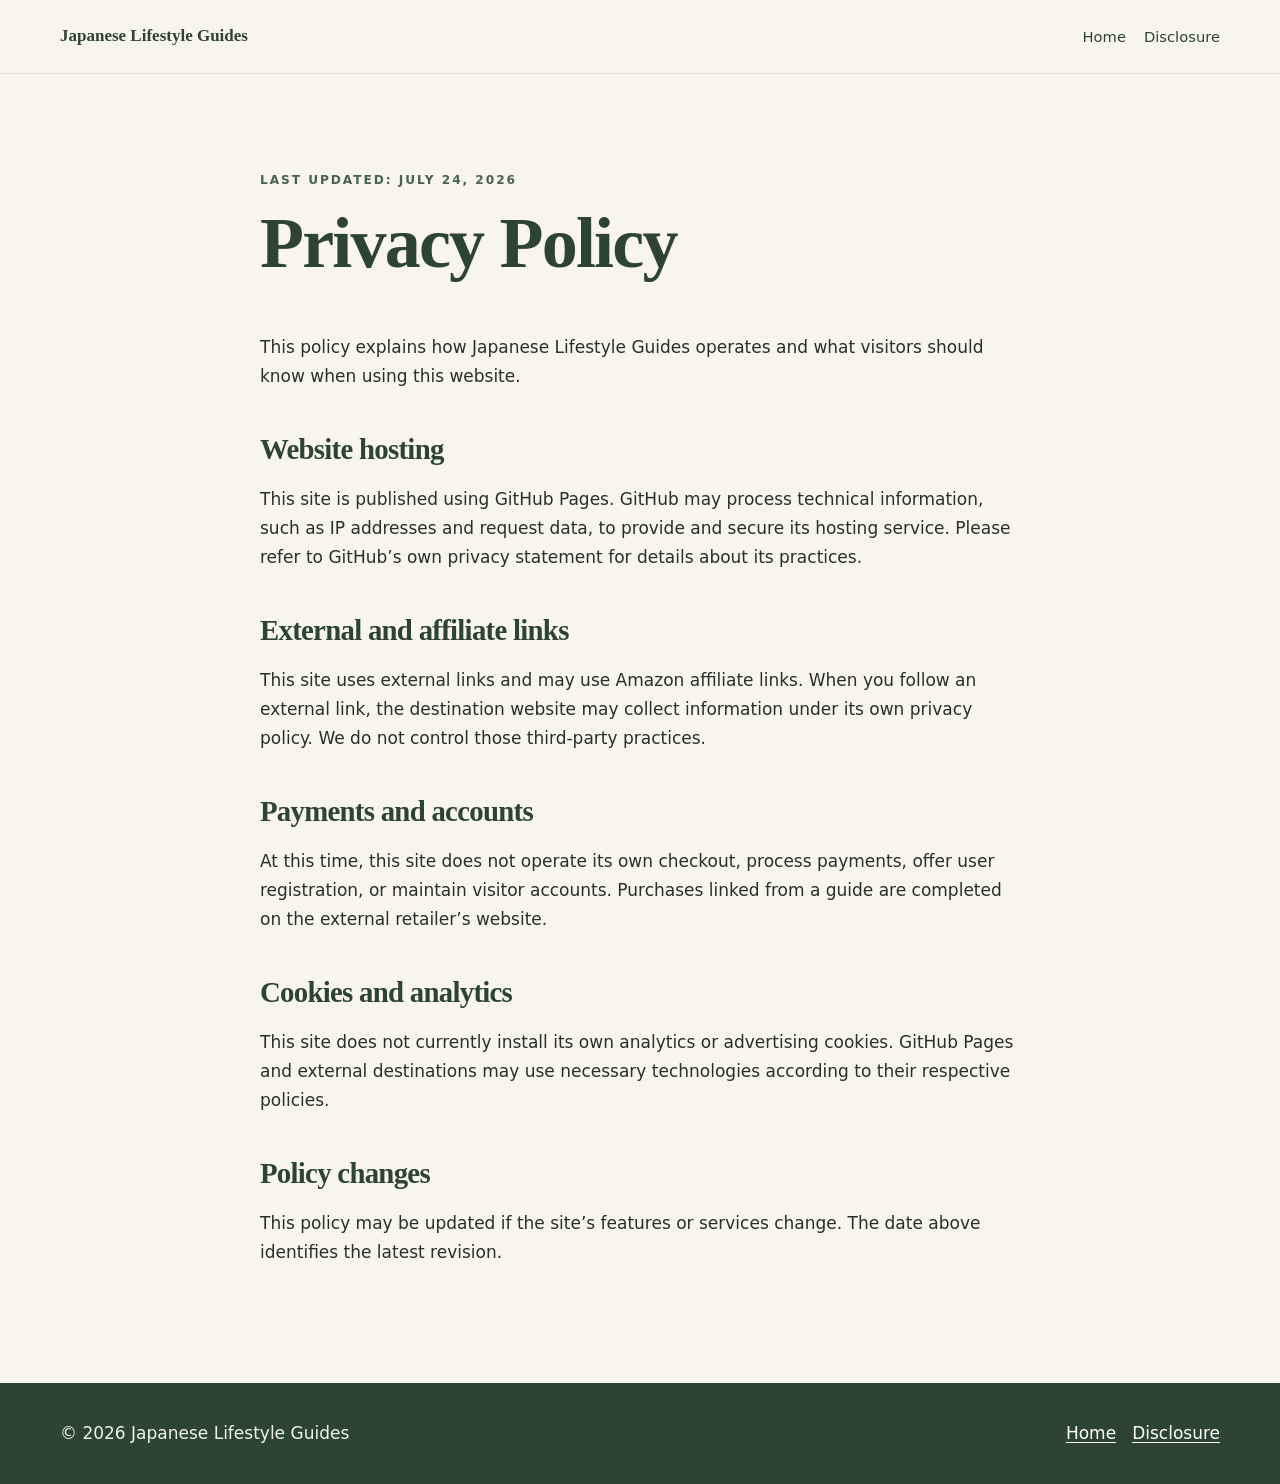
<file: privacy.html>
<!doctype html>
<html lang="en">
<head>
  <meta charset="utf-8"><meta name="viewport" content="width=device-width, initial-scale=1">
  <title>Privacy Policy | Japanese Lifestyle Guides</title>
  <meta name="description" content="Privacy policy for Japanese Lifestyle Guides, including information about GitHub Pages, external links, and Amazon affiliate links.">
  <link rel="canonical" href="https://bugm79-sketch.github.io/amazon-guide/privacy.html"><link rel="icon" href="assets/favicon.svg" type="image/svg+xml"><link rel="stylesheet" href="styles.css">
  <meta property="og:type" content="website"><meta property="og:title" content="Privacy Policy | Japanese Lifestyle Guides"><meta property="og:description" content="How this site handles external links, affiliate links, and visitor information."><meta property="og:url" content="https://bugm79-sketch.github.io/amazon-guide/privacy.html"><meta property="og:image" content="https://bugm79-sketch.github.io/amazon-guide/assets/images/quiet-matcha-morning-hero.webp">
  <meta name="twitter:card" content="summary"><meta name="twitter:title" content="Privacy Policy | Japanese Lifestyle Guides"><meta name="twitter:description" content="Privacy information for Japanese Lifestyle Guides.">
</head>
<body>
  <a class="skip-link" href="#main">Skip to content</a>
  <header class="site-header"><div class="container"><a class="brand" href="index.html">Japanese Lifestyle Guides</a><nav class="site-nav" aria-label="Main navigation"><a href="index.html">Home</a><a href="disclosure.html">Disclosure</a></nav></div></header>
  <main id="main" class="section legal"><article class="narrow"><p class="eyebrow">Last updated: July 24, 2026</p><h1>Privacy Policy</h1><p>This policy explains how Japanese Lifestyle Guides operates and what visitors should know when using this website.</p>
    <h2>Website hosting</h2><p>This site is published using GitHub Pages. GitHub may process technical information, such as IP addresses and request data, to provide and secure its hosting service. Please refer to GitHub’s own privacy statement for details about its practices.</p>
    <h2>External and affiliate links</h2><p>This site uses external links and may use Amazon affiliate links. When you follow an external link, the destination website may collect information under its own privacy policy. We do not control those third-party practices.</p>
    <h2>Payments and accounts</h2><p>At this time, this site does not operate its own checkout, process payments, offer user registration, or maintain visitor accounts. Purchases linked from a guide are completed on the external retailer’s website.</p>
    <h2>Cookies and analytics</h2><p>This site does not currently install its own analytics or advertising cookies. GitHub Pages and external destinations may use necessary technologies according to their respective policies.</p>
    <h2>Policy changes</h2><p>This policy may be updated if the site’s features or services change. The date above identifies the latest revision.</p>
  </article></main>
  <footer class="site-footer"><div class="container footer-row"><p>© 2026 Japanese Lifestyle Guides</p><div class="footer-links"><a href="index.html">Home</a><a href="disclosure.html">Disclosure</a></div></div></footer>
</body></html>
</file>
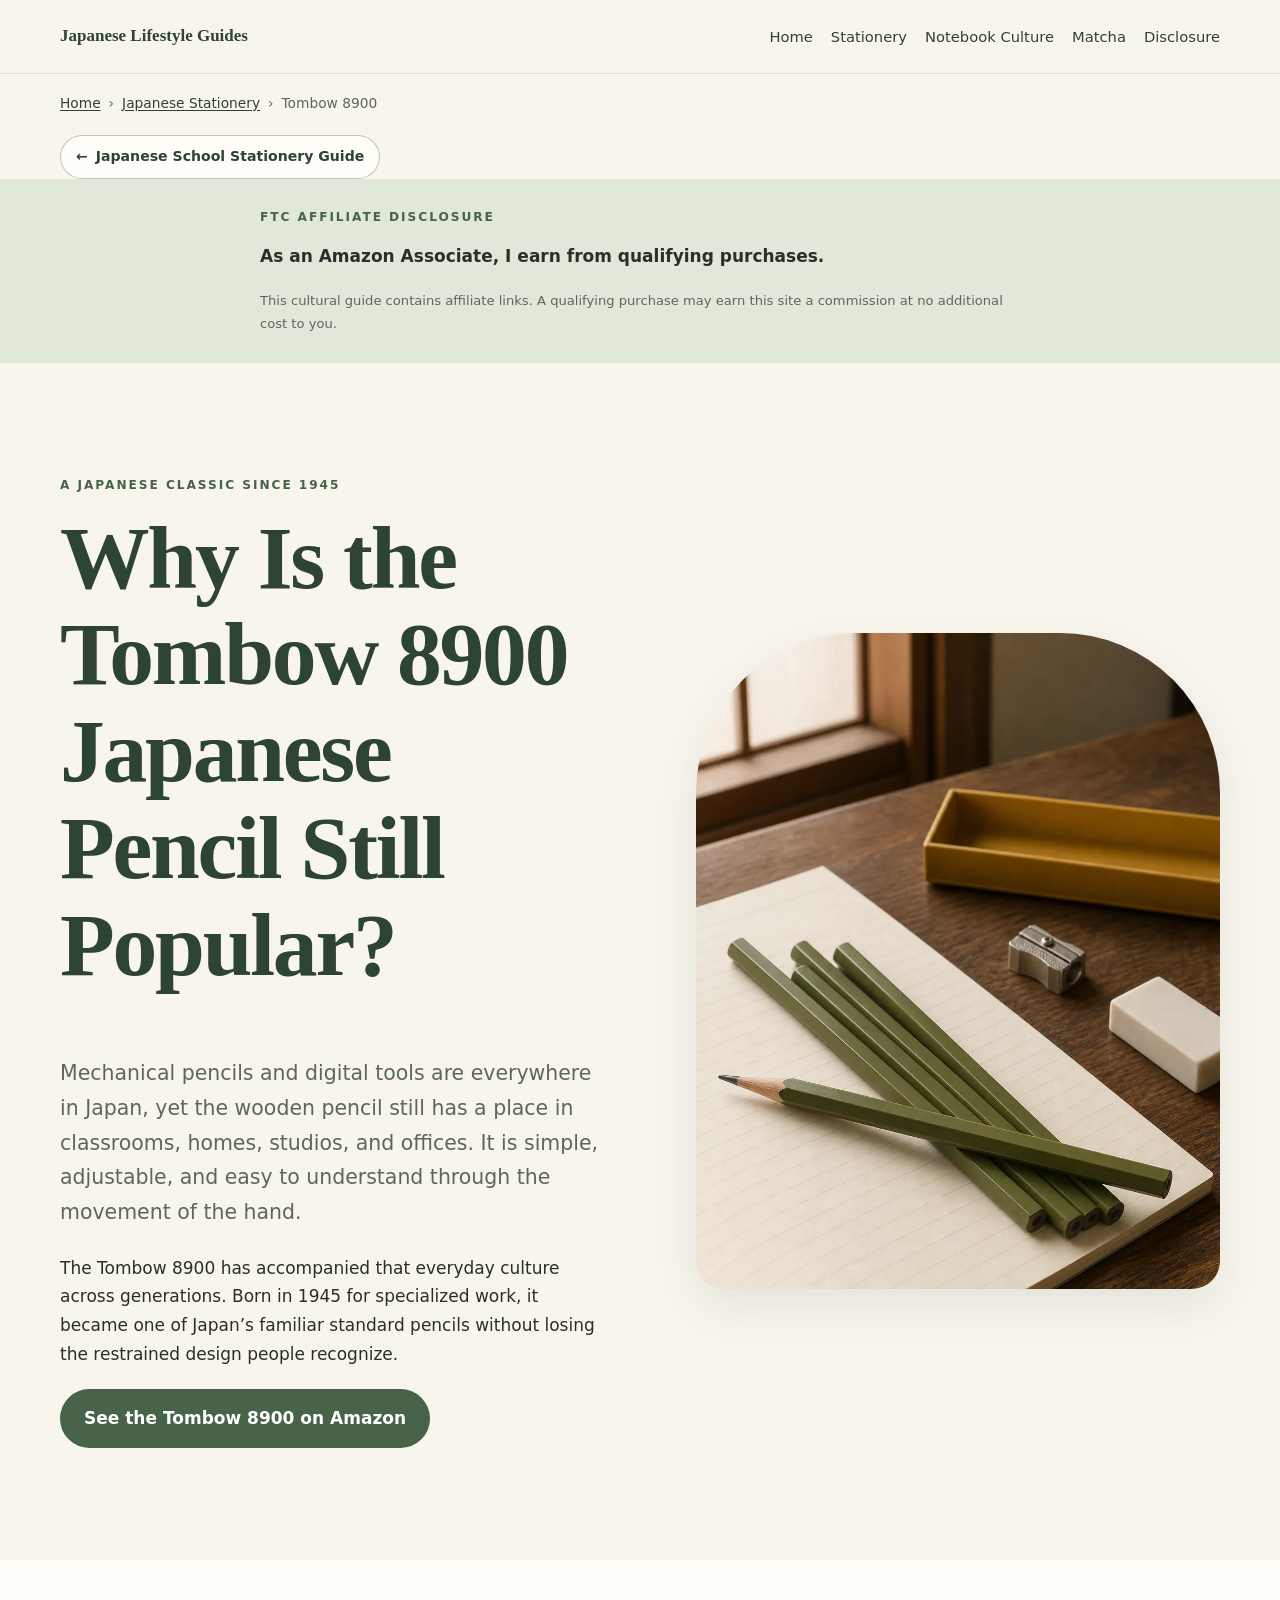
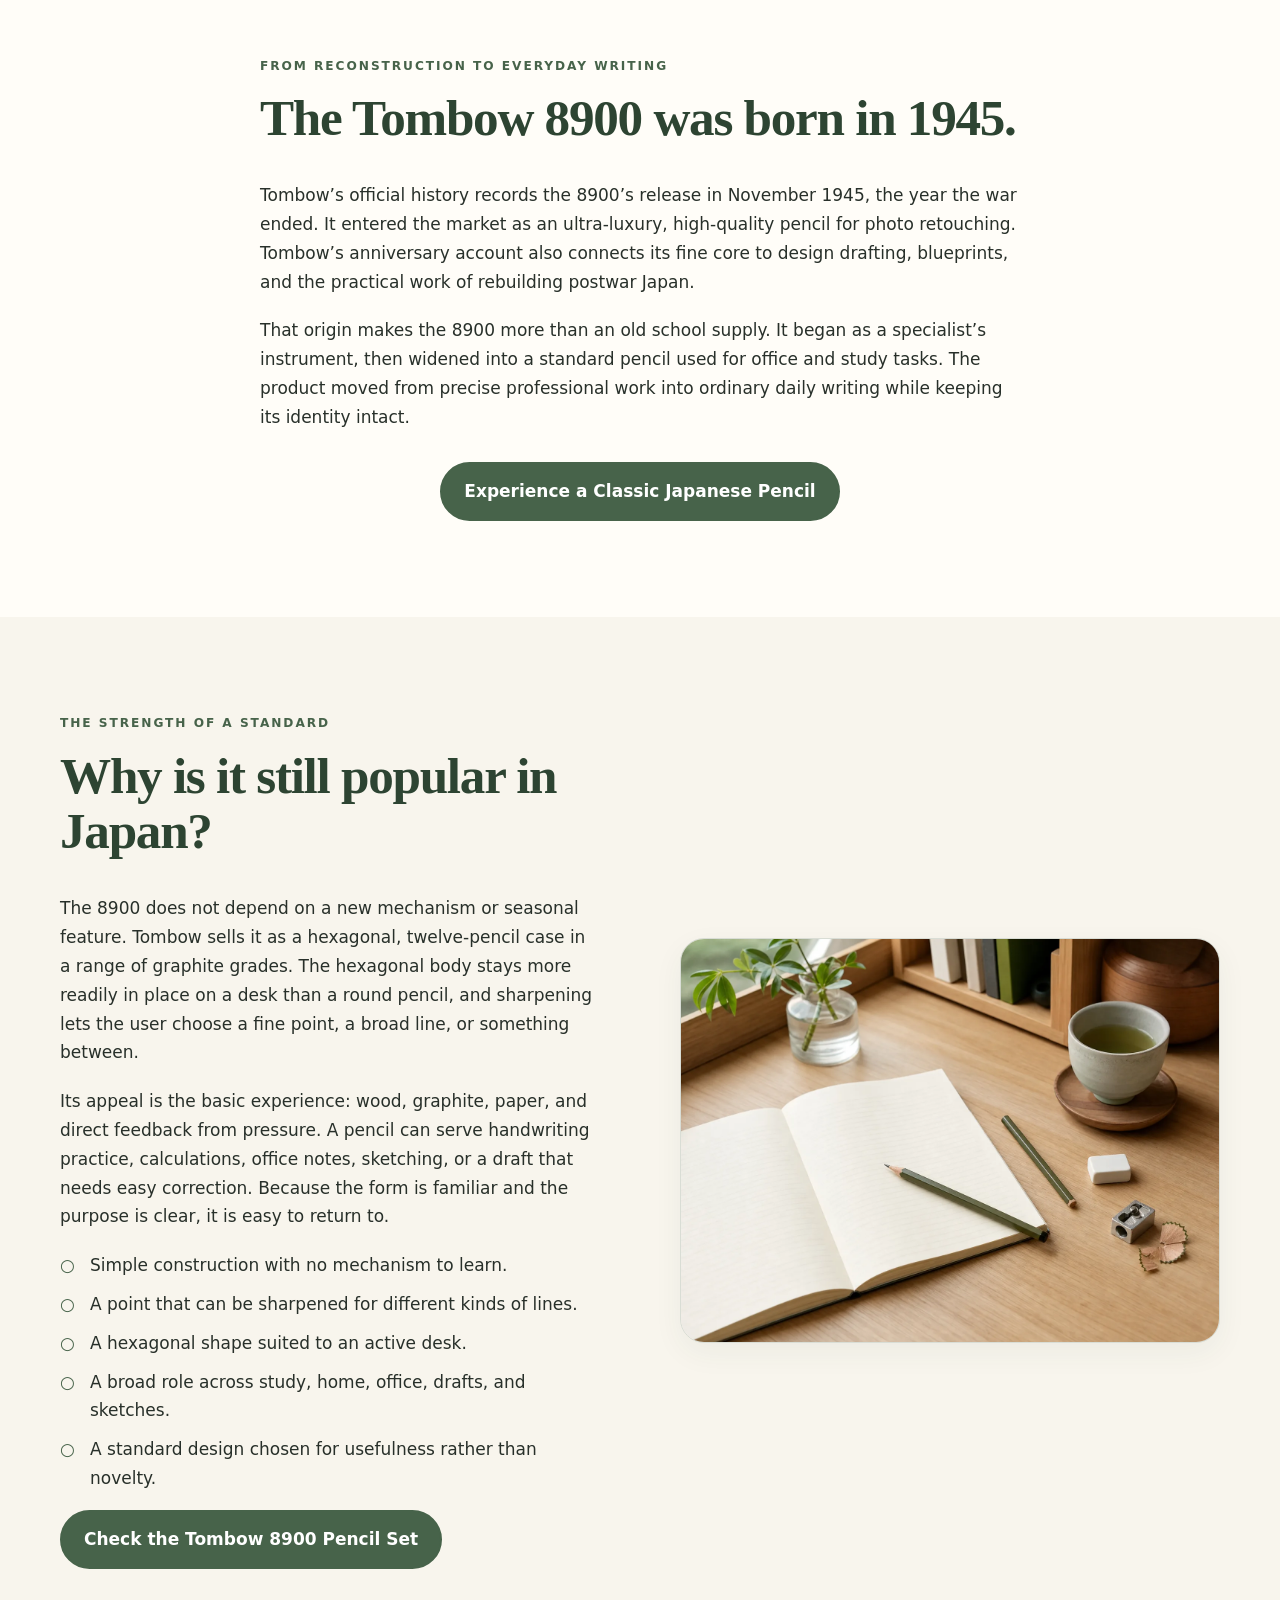
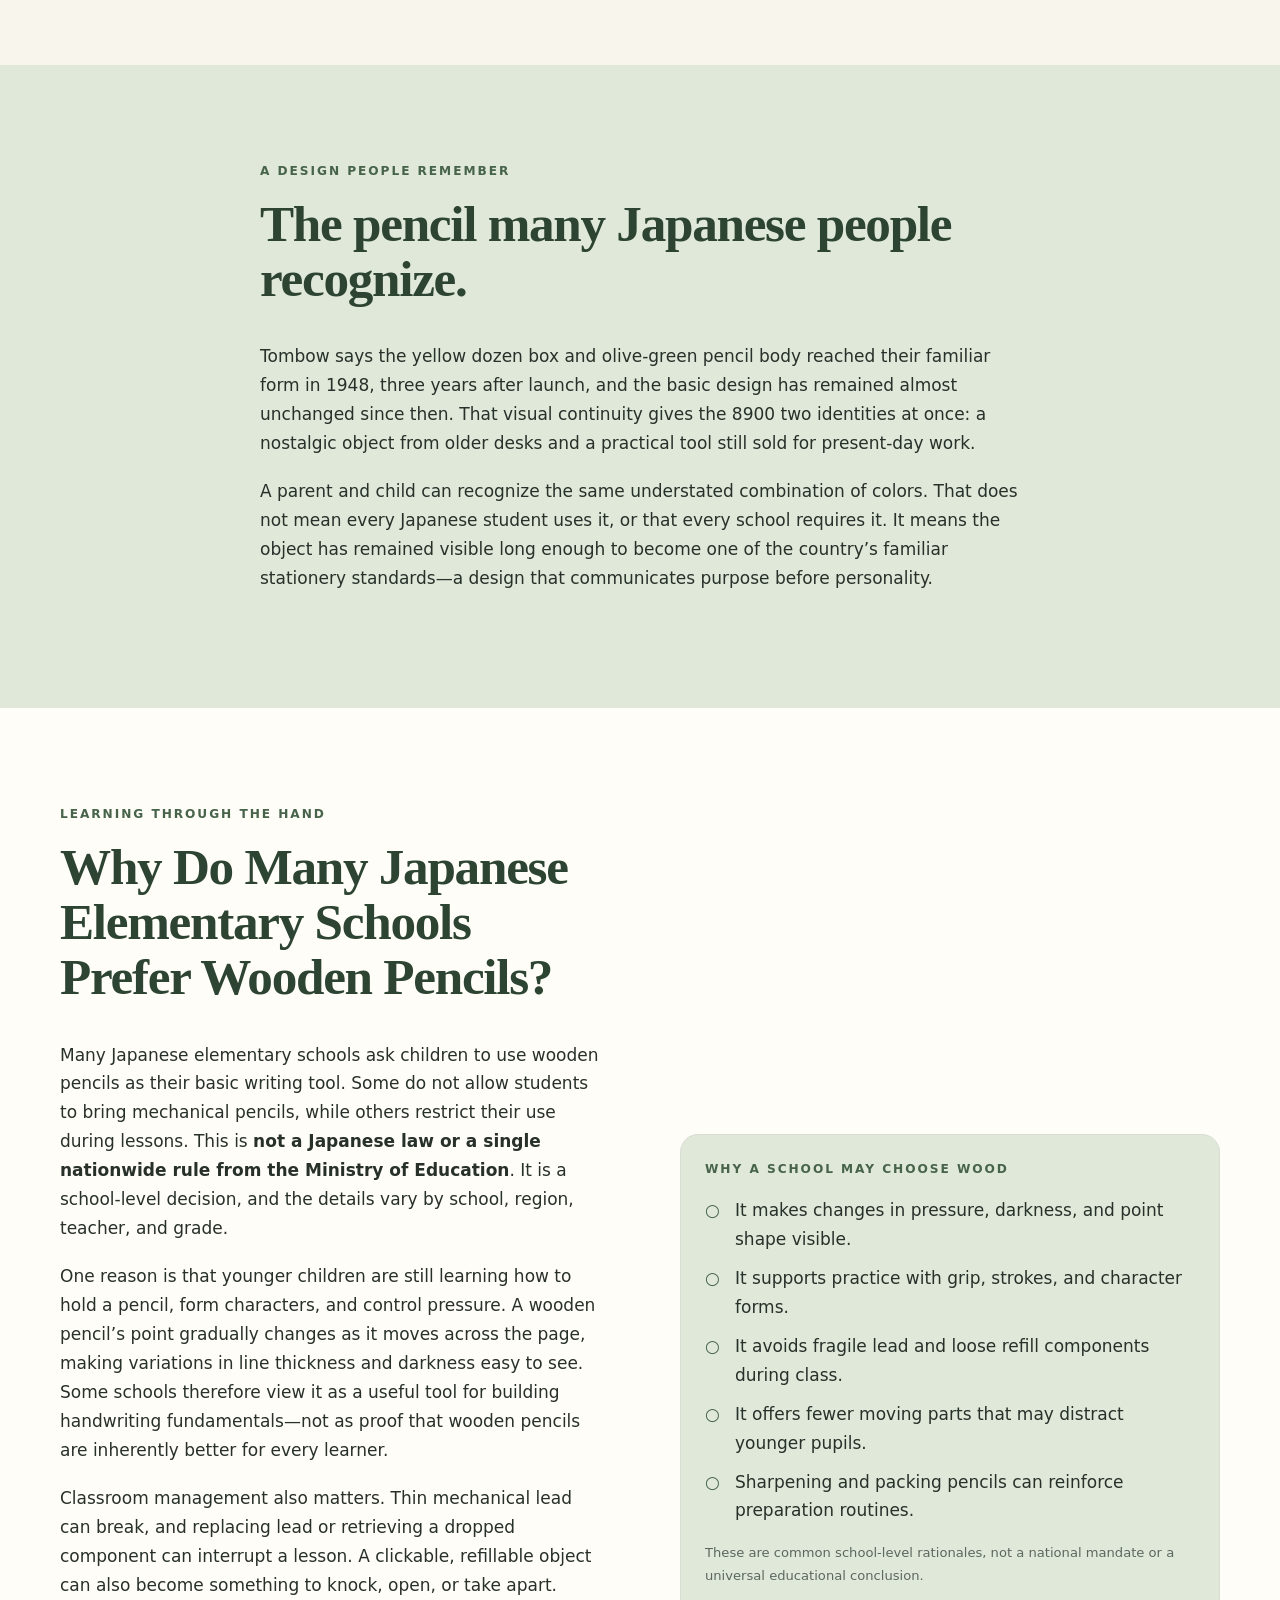
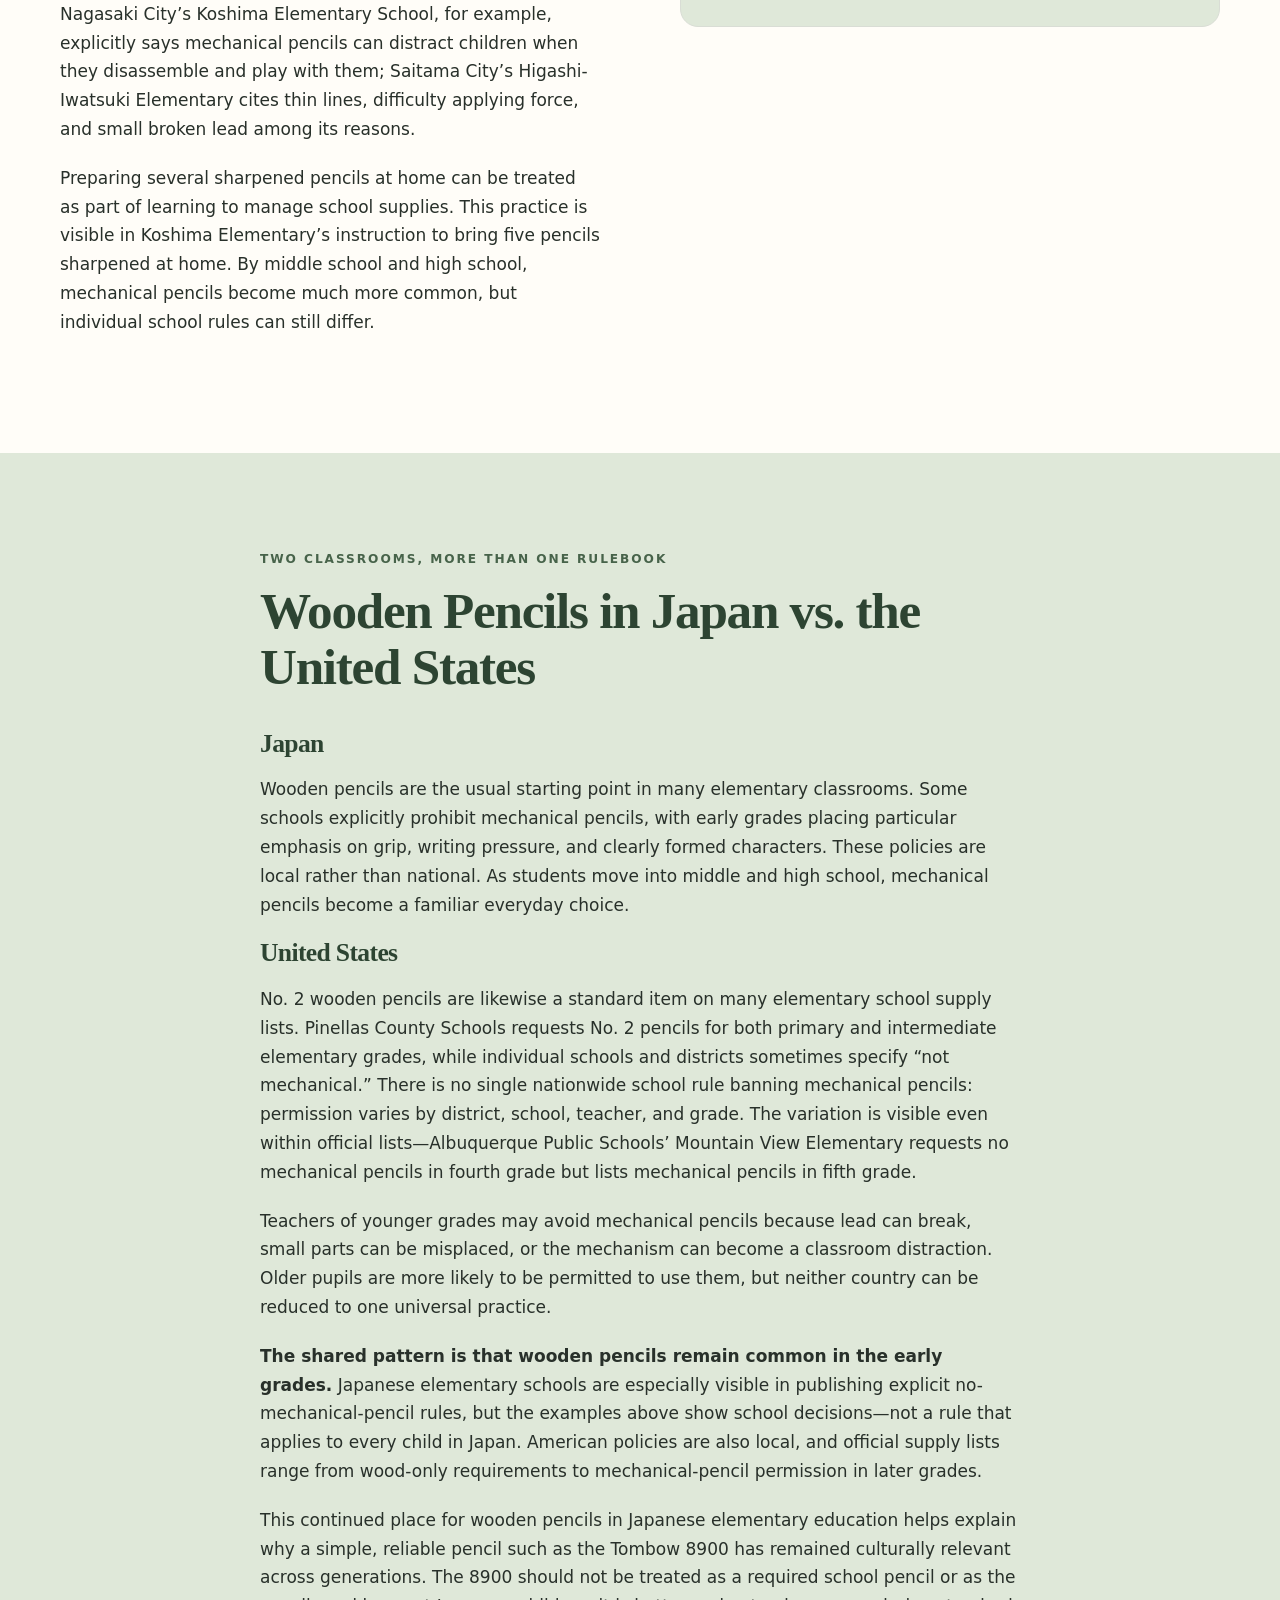
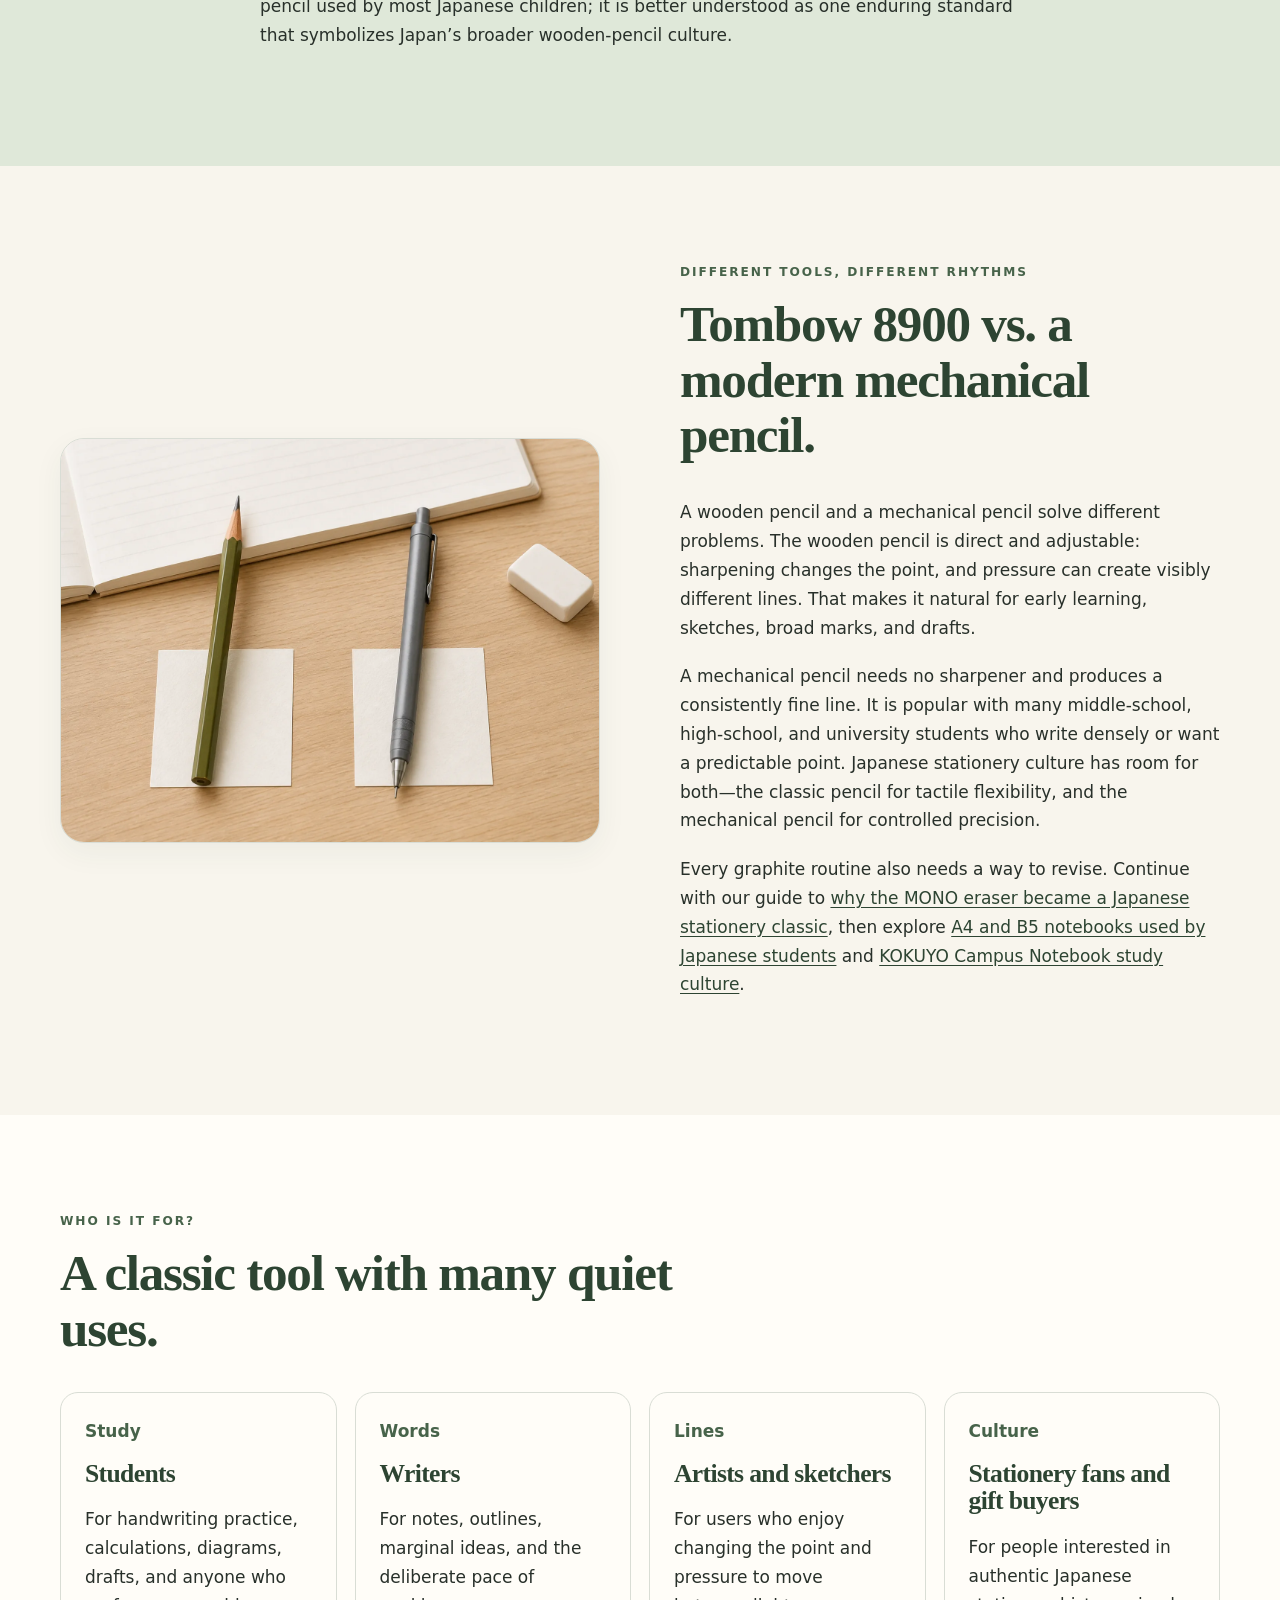
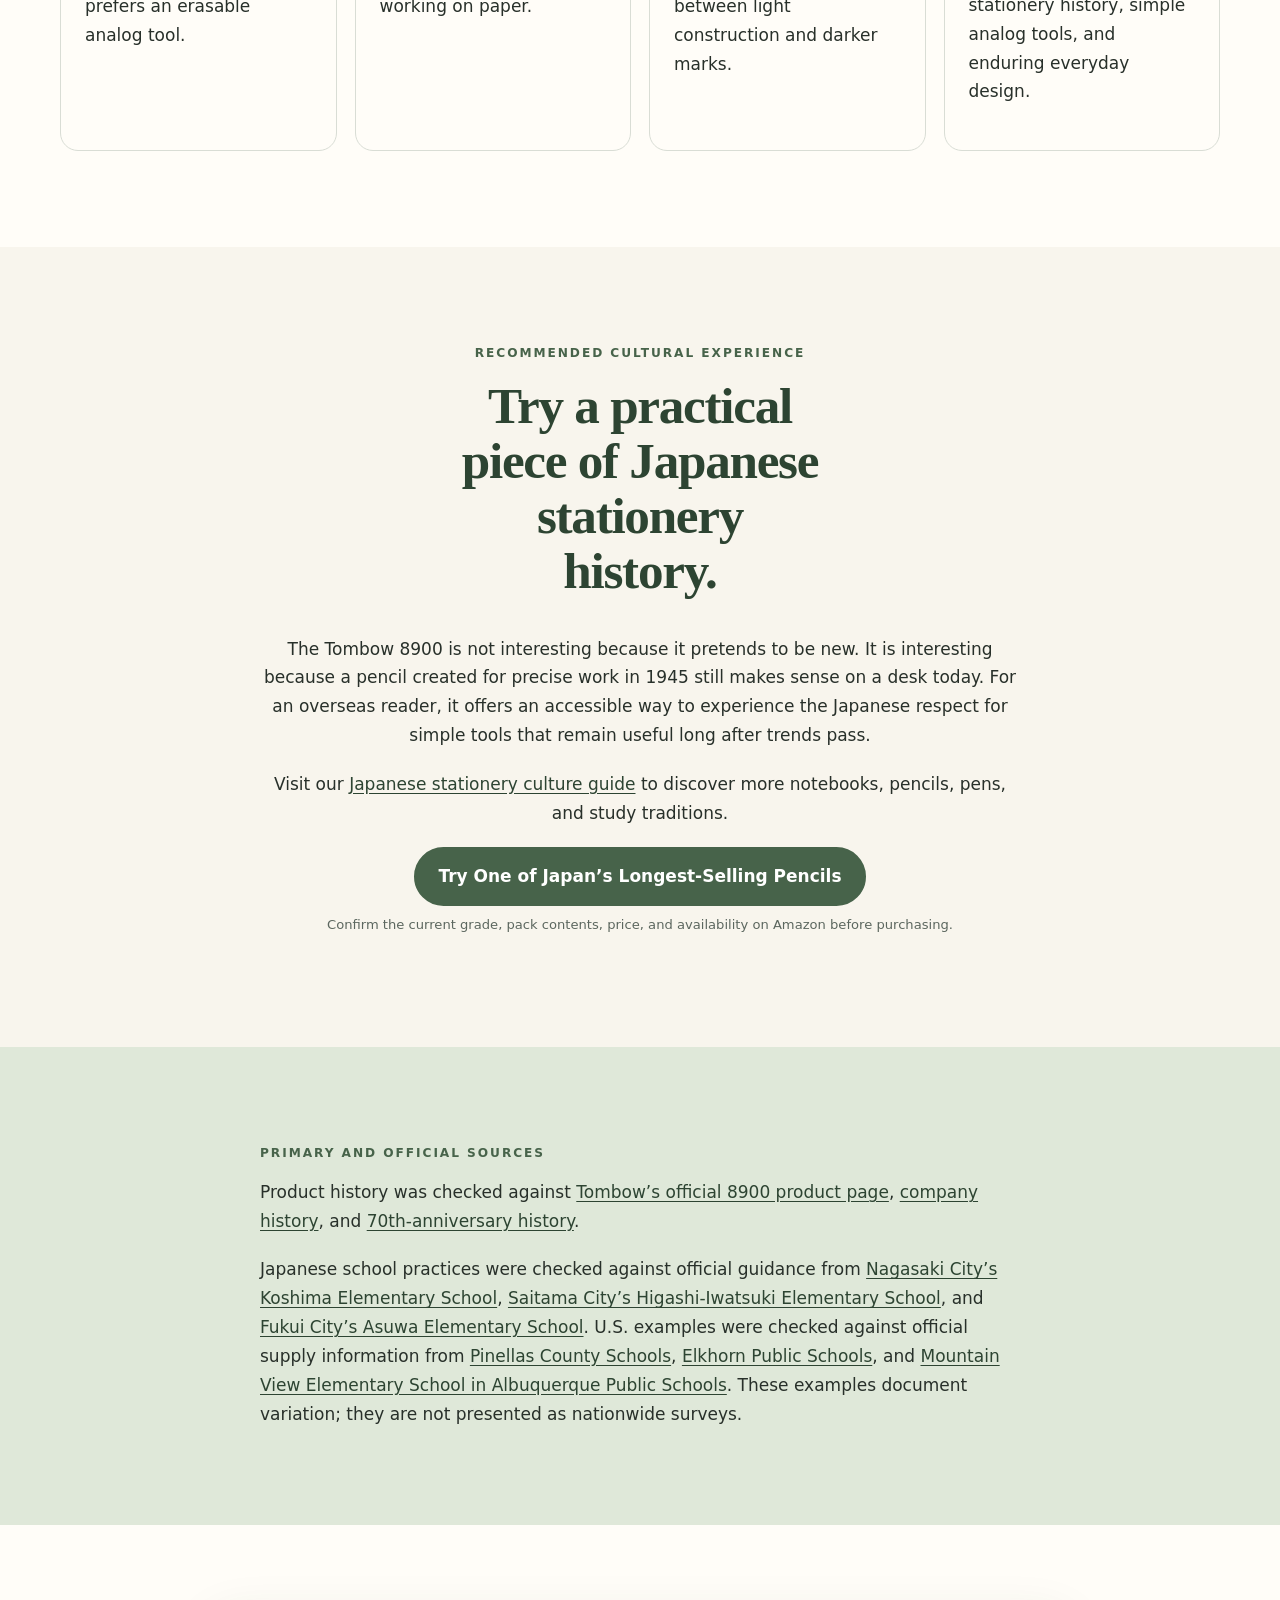
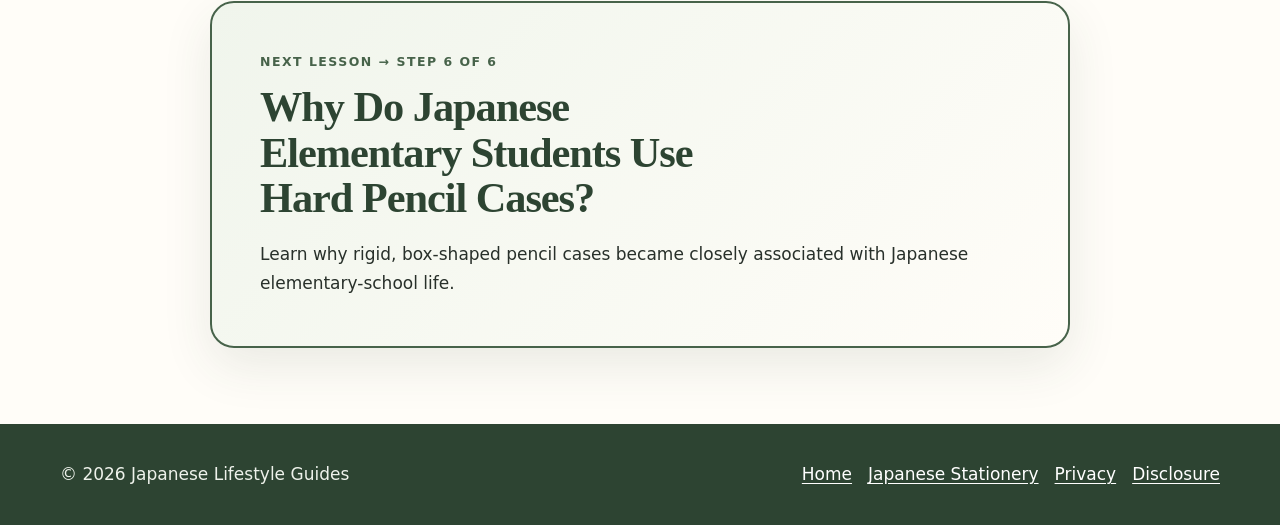
<file: tombow-8900-japanese-pencil.html>
<!doctype html>
<html lang="en">
<head>
  <meta charset="utf-8">
  <meta name="viewport" content="width=device-width, initial-scale=1">
  <title>Why Is the Tombow 8900 Japanese Pencil Still Popular?</title>
  <meta name="description" content="Discover why the Tombow 8900, launched in 1945, remains a classic Japanese pencil through school culture, practical design, and everyday use.">
  <link rel="canonical" href="https://bugm79-sketch.github.io/amazon-guide/tombow-8900-japanese-pencil.html">
  <link rel="icon" href="assets/favicon.svg" type="image/svg+xml">
  <link rel="stylesheet" href="styles.css">
  <meta property="og:type" content="article">
  <meta property="og:title" content="Why Is the Tombow 8900 Japanese Pencil Still Popular?">
  <meta property="og:description" content="The cultural story of a Japanese wooden pencil born in 1945 and still familiar in schools, homes, and offices.">
  <meta property="og:url" content="https://bugm79-sketch.github.io/amazon-guide/tombow-8900-japanese-pencil.html">
  <meta property="og:image" content="https://bugm79-sketch.github.io/amazon-guide/assets/images/classic-japanese-wooden-pencil-desk.webp">
  <meta property="og:image:width" content="972">
  <meta property="og:image:height" content="1619">
  <meta property="og:image:alt" content="Classic olive-green wooden pencils on a quiet Japanese study desk">
  <meta property="article:published_time" content="2026-07-26">
  <meta property="article:modified_time" content="2026-07-26">
  <meta name="twitter:card" content="summary_large_image">
  <meta name="twitter:title" content="Why Is the Tombow 8900 Japanese Pencil Still Popular?">
  <meta name="twitter:description" content="From photo retouching in 1945 to everyday writing: the culture behind a classic Japanese pencil.">
  <meta name="twitter:image" content="https://bugm79-sketch.github.io/amazon-guide/assets/images/classic-japanese-wooden-pencil-desk.webp">
  <script type="application/ld+json">
    {"@context":"https://schema.org","@graph":[{"@type":"BlogPosting","headline":"Why Is the Tombow 8900 Japanese Pencil Still Popular?","description":"A cultural guide to the Tombow 8900, a Japanese pencil launched in 1945 and still used for everyday writing.","datePublished":"2026-07-26","dateModified":"2026-07-26","mainEntityOfPage":"https://bugm79-sketch.github.io/amazon-guide/tombow-8900-japanese-pencil.html","image":[{"@type":"ImageObject","url":"https://bugm79-sketch.github.io/amazon-guide/assets/images/classic-japanese-wooden-pencil-desk.webp","width":972,"height":1619},{"@type":"ImageObject","url":"https://bugm79-sketch.github.io/amazon-guide/assets/images/japanese-pencil-study-ritual.webp","width":1448,"height":1086}],"author":{"@type":"Organization","name":"Japanese Lifestyle Guides"},"publisher":{"@type":"Organization","name":"Japanese Lifestyle Guides"}},{"@type":"BreadcrumbList","itemListElement":[{"@type":"ListItem","position":1,"name":"Home","item":"https://bugm79-sketch.github.io/amazon-guide/"},{"@type":"ListItem","position":2,"name":"Japanese Stationery","item":"https://bugm79-sketch.github.io/amazon-guide/japanese-stationery.html"},{"@type":"ListItem","position":3,"name":"Tombow 8900 Japanese Pencil","item":"https://bugm79-sketch.github.io/amazon-guide/tombow-8900-japanese-pencil.html"}]}]}
  </script>
</head>
<body>
  <a class="skip-link" href="#main">Skip to content</a>
  <header class="site-header"><div class="container"><a class="brand" href="index.html">Japanese Lifestyle Guides</a><nav class="site-nav" aria-label="Main navigation"><a href="index.html">Home</a><a href="japanese-stationery.html">Stationery</a><a href="japanese-a4-b5-notebooks.html">Notebook Culture</a><a href="matcha-station.html">Matcha</a><a href="disclosure.html">Disclosure</a></nav></div></header>
  <main id="main">
    <nav class="container breadcrumbs" aria-label="Breadcrumb"><a href="index.html">Home</a><span aria-hidden="true">›</span><a href="japanese-stationery.html">Japanese Stationery</a><span aria-hidden="true">›</span><span>Tombow 8900</span></nav>
    <div class="container series-top-wrap"><a class="series-top-link" href="japanese-school-stationery/"><span aria-hidden="true">←</span> Japanese School Stationery Guide</a></div>
    <section class="section sage disclosure-strip"><div class="narrow"><p class="eyebrow">FTC affiliate disclosure</p><p><strong>As an Amazon Associate, I earn from qualifying purchases.</strong></p><p class="tiny">This cultural guide contains affiliate links. A qualifying purchase may earn this site a commission at no additional cost to you.</p></div></section>
    <article>
      <section class="hero"><div class="container hero-grid">
        <div class="hero-copy"><p class="eyebrow">A Japanese classic since 1945</p><h1>Why Is the Tombow 8900 Japanese Pencil Still Popular?</h1><p class="lede">Mechanical pencils and digital tools are everywhere in Japan, yet the wooden pencil still has a place in classrooms, homes, studios, and offices. It is simple, adjustable, and easy to understand through the movement of the hand.</p><p>The Tombow 8900 has accompanied that everyday culture across generations. Born in 1945 for specialized work, it became one of Japan’s familiar standard pencils without losing the restrained design people recognize.</p><a class="button" href="https://www.amazon.com/dp/B00AQENMQ4?lv=shuf&amp;redirect=true&amp;utm_source=chatgpt.com&amp;channelId=480&amp;plpRedirect=mhFallback&amp;th=1&amp;linkCode=ll2&amp;tag=magu0f-20&amp;linkId=bb137d9b9cdd398e35244e2907fe48a6&amp;language=en_US&amp;ref_=as_li_ss_tl" rel="sponsored nofollow">See the Tombow 8900 on Amazon</a></div>
        <div class="hero-art"><img src="assets/images/classic-japanese-wooden-pencil-desk.webp" width="972" height="1619" alt="Unbranded olive-green hexagonal wooden pencils, notebook, eraser, and sharpener on a traditional Japanese study desk" fetchpriority="high" decoding="async"></div>
      </div></section>

      <section class="section soft"><div class="narrow"><p class="eyebrow">From reconstruction to everyday writing</p><h2>The Tombow 8900 was born in 1945.</h2><p>Tombow’s official history records the 8900’s release in November 1945, the year the war ended. It entered the market as an ultra-luxury, high-quality pencil for photo retouching. Tombow’s anniversary account also connects its fine core to design drafting, blueprints, and the practical work of rebuilding postwar Japan.</p><p>That origin makes the 8900 more than an old school supply. It began as a specialist’s instrument, then widened into a standard pencil used for office and study tasks. The product moved from precise professional work into ordinary daily writing while keeping its identity intact.</p><div class="center-cta"><a class="button" href="https://www.amazon.com/dp/B00AQENMQ4?lv=shuf&amp;redirect=true&amp;utm_source=chatgpt.com&amp;channelId=480&amp;plpRedirect=mhFallback&amp;th=1&amp;linkCode=ll2&amp;tag=magu0f-20&amp;linkId=bb137d9b9cdd398e35244e2907fe48a6&amp;language=en_US&amp;ref_=as_li_ss_tl" rel="sponsored nofollow">Experience a Classic Japanese Pencil</a></div></div></section>

      <section class="section"><div class="container experience-grid">
        <div><p class="eyebrow">The strength of a standard</p><h2>Why is it still popular in Japan?</h2><p>The 8900 does not depend on a new mechanism or seasonal feature. Tombow sells it as a hexagonal, twelve-pencil case in a range of graphite grades. The hexagonal body stays more readily in place on a desk than a round pencil, and sharpening lets the user choose a fine point, a broad line, or something between.</p><p>Its appeal is the basic experience: wood, graphite, paper, and direct feedback from pressure. A pencil can serve handwriting practice, calculations, office notes, sketching, or a draft that needs easy correction. Because the form is familiar and the purpose is clear, it is easy to return to.</p><ul class="check-list"><li>Simple construction with no mechanism to learn.</li><li>A point that can be sharpened for different kinds of lines.</li><li>A hexagonal shape suited to an active desk.</li><li>A broad role across study, home, office, drafts, and sketches.</li><li>A standard design chosen for usefulness rather than novelty.</li></ul><a class="button" href="https://www.amazon.com/dp/B00AQENMQ4?lv=shuf&amp;redirect=true&amp;utm_source=chatgpt.com&amp;channelId=480&amp;plpRedirect=mhFallback&amp;th=1&amp;linkCode=ll2&amp;tag=magu0f-20&amp;linkId=bb137d9b9cdd398e35244e2907fe48a6&amp;language=en_US&amp;ref_=as_li_ss_tl" rel="sponsored nofollow">Check the Tombow 8900 Pencil Set</a></div>
        <div><img class="card lifestyle-image" src="assets/images/japanese-pencil-study-ritual.webp" width="1448" height="1086" alt="Minimal Japanese study setup with sharpened olive-green wooden pencils, a plain notebook, eraser, sharpener, and tea" loading="lazy" decoding="async"></div>
      </div></section>

      <section class="section sage"><div class="narrow"><p class="eyebrow">A design people remember</p><h2>The pencil many Japanese people recognize.</h2><p>Tombow says the yellow dozen box and olive-green pencil body reached their familiar form in 1948, three years after launch, and the basic design has remained almost unchanged since then. That visual continuity gives the 8900 two identities at once: a nostalgic object from older desks and a practical tool still sold for present-day work.</p><p>A parent and child can recognize the same understated combination of colors. That does not mean every Japanese student uses it, or that every school requires it. It means the object has remained visible long enough to become one of the country’s familiar stationery standards—a design that communicates purpose before personality.</p></div></section>

      <section class="section soft"><div class="container fit-grid">
        <div><p class="eyebrow">Learning through the hand</p><h2>Why Do Many Japanese Elementary Schools Prefer Wooden Pencils?</h2><p>Many Japanese elementary schools ask children to use wooden pencils as their basic writing tool. Some do not allow students to bring mechanical pencils, while others restrict their use during lessons. This is <strong>not a Japanese law or a single nationwide rule from the Ministry of Education</strong>. It is a school-level decision, and the details vary by school, region, teacher, and grade.</p><p>One reason is that younger children are still learning how to hold a pencil, form characters, and control pressure. A wooden pencil’s point gradually changes as it moves across the page, making variations in line thickness and darkness easy to see. Some schools therefore view it as a useful tool for building handwriting fundamentals—not as proof that wooden pencils are inherently better for every learner.</p><p>Classroom management also matters. Thin mechanical lead can break, and replacing lead or retrieving a dropped component can interrupt a lesson. A clickable, refillable object can also become something to knock, open, or take apart. Nagasaki City’s Koshima Elementary School, for example, explicitly says mechanical pencils can distract children when they disassemble and play with them; Saitama City’s Higashi-Iwatsuki Elementary cites thin lines, difficulty applying force, and small broken lead among its reasons.</p><p>Preparing several sharpened pencils at home can be treated as part of learning to manage school supplies. This practice is visible in Koshima Elementary’s instruction to bring five pencils sharpened at home. By middle school and high school, mechanical pencils become much more common, but individual school rules can still differ.</p></div>
        <div class="note-card"><p class="eyebrow">Why a school may choose wood</p><ul class="check-list"><li>It makes changes in pressure, darkness, and point shape visible.</li><li>It supports practice with grip, strokes, and character forms.</li><li>It avoids fragile lead and loose refill components during class.</li><li>It offers fewer moving parts that may distract younger pupils.</li><li>Sharpening and packing pencils can reinforce preparation routines.</li></ul><p class="tiny">These are common school-level rationales, not a national mandate or a universal educational conclusion.</p></div>
      </div></section>

      <section class="section sage"><div class="narrow">
        <p class="eyebrow">Two classrooms, more than one rulebook</p>
        <h2>Wooden Pencils in Japan vs. the United States</h2>
        <h3>Japan</h3>
        <p>Wooden pencils are the usual starting point in many elementary classrooms. Some schools explicitly prohibit mechanical pencils, with early grades placing particular emphasis on grip, writing pressure, and clearly formed characters. These policies are local rather than national. As students move into middle and high school, mechanical pencils become a familiar everyday choice.</p>
        <h3>United States</h3>
        <p>No. 2 wooden pencils are likewise a standard item on many elementary school supply lists. Pinellas County Schools requests No. 2 pencils for both primary and intermediate elementary grades, while individual schools and districts sometimes specify “not mechanical.” There is no single nationwide school rule banning mechanical pencils: permission varies by district, school, teacher, and grade. The variation is visible even within official lists—Albuquerque Public Schools’ Mountain View Elementary requests no mechanical pencils in fourth grade but lists mechanical pencils in fifth grade.</p>
        <p>Teachers of younger grades may avoid mechanical pencils because lead can break, small parts can be misplaced, or the mechanism can become a classroom distraction. Older pupils are more likely to be permitted to use them, but neither country can be reduced to one universal practice.</p>
        <p><strong>The shared pattern is that wooden pencils remain common in the early grades.</strong> Japanese elementary schools are especially visible in publishing explicit no-mechanical-pencil rules, but the examples above show school decisions—not a rule that applies to every child in Japan. American policies are also local, and official supply lists range from wood-only requirements to mechanical-pencil permission in later grades.</p>
        <p>This continued place for wooden pencils in Japanese elementary education helps explain why a simple, reliable pencil such as the Tombow 8900 has remained culturally relevant across generations. The 8900 should not be treated as a required school pencil or as the pencil used by most Japanese children; it is better understood as one enduring standard that symbolizes Japan’s broader wooden-pencil culture.</p>
      </div></section>

      <section class="section"><div class="container style-grid">
        <div><img class="card lifestyle-image" src="assets/images/wooden-vs-mechanical-pencil.webp" width="1448" height="1086" alt="An unbranded olive-green wooden pencil and modern mechanical pencil compared on a clean Japanese study desk" loading="lazy" decoding="async"></div>
        <div><p class="eyebrow">Different tools, different rhythms</p><h2>Tombow 8900 vs. a modern mechanical pencil.</h2><p>A wooden pencil and a mechanical pencil solve different problems. The wooden pencil is direct and adjustable: sharpening changes the point, and pressure can create visibly different lines. That makes it natural for early learning, sketches, broad marks, and drafts.</p><p>A mechanical pencil needs no sharpener and produces a consistently fine line. It is popular with many middle-school, high-school, and university students who write densely or want a predictable point. Japanese stationery culture has room for both—the classic pencil for tactile flexibility, and the mechanical pencil for controlled precision.</p><p>Every graphite routine also needs a way to revise. Continue with our guide to <a href="tombow-mono-eraser-japanese-culture.html">why the MONO eraser became a Japanese stationery classic</a>, then explore <a href="japanese-a4-b5-notebooks.html">A4 and B5 notebooks used by Japanese students</a> and <a href="kokuyo-campus-notebooks.html">KOKUYO Campus Notebook study culture</a>.</p></div>
      </div></section>

      <section class="section soft"><div class="container"><div class="section-head"><p class="eyebrow">Who is it for?</p><h2>A classic tool with many quiet uses.</h2></div><div class="use-grid">
        <article class="use-card"><span class="tag">Study</span><h3>Students</h3><p>For handwriting practice, calculations, diagrams, drafts, and anyone who prefers an erasable analog tool.</p></article>
        <article class="use-card"><span class="tag">Words</span><h3>Writers</h3><p>For notes, outlines, marginal ideas, and the deliberate pace of working on paper.</p></article>
        <article class="use-card"><span class="tag">Lines</span><h3>Artists and sketchers</h3><p>For users who enjoy changing the point and pressure to move between light construction and darker marks.</p></article>
        <article class="use-card"><span class="tag">Culture</span><h3>Stationery fans and gift buyers</h3><p>For people interested in authentic Japanese stationery history, simple analog tools, and enduring everyday design.</p></article>
      </div></div></section>

      <section class="section"><div class="narrow final-cta"><p class="eyebrow">Recommended cultural experience</p><h2>Try a practical piece of Japanese stationery history.</h2><p>The Tombow 8900 is not interesting because it pretends to be new. It is interesting because a pencil created for precise work in 1945 still makes sense on a desk today. For an overseas reader, it offers an accessible way to experience the Japanese respect for simple tools that remain useful long after trends pass.</p><p>Visit our <a href="japanese-stationery.html">Japanese stationery culture guide</a> to discover more notebooks, pencils, pens, and study traditions.</p><a class="button" href="https://www.amazon.com/dp/B00AQENMQ4?lv=shuf&amp;redirect=true&amp;utm_source=chatgpt.com&amp;channelId=480&amp;plpRedirect=mhFallback&amp;th=1&amp;linkCode=ll2&amp;tag=magu0f-20&amp;linkId=bb137d9b9cdd398e35244e2907fe48a6&amp;language=en_US&amp;ref_=as_li_ss_tl" rel="sponsored nofollow">Try One of Japan’s Longest-Selling Pencils</a><p class="link-note">Confirm the current grade, pack contents, price, and availability on Amazon before purchasing.</p></div></section>

      <section class="section sage"><div class="narrow source-note"><p class="eyebrow">Primary and official sources</p><p>Product history was checked against <a href="https://www.tombow.com/en/products/pencil_8900/">Tombow’s official 8900 product page</a>, <a href="https://www.tombow.com/en/corporate/about/history/">company history</a>, and <a href="https://www.tombow.com/en/press/70-years-in-the-pencil-8900-number-is-a-yellow-dozen-boxes-70th-anniversary-set-with-a-can-pen-case-released/">70th-anniversary history</a>.</p><p>Japanese school practices were checked against official guidance from <a href="https://www.nagasaki-city.ed.jp/koshima-e/other/%E5%B0%8F%E5%B3%B6%E5%B0%8F%E3%81%AE%E3%81%8D%E3%81%BE%E3%82%8A/">Nagasaki City’s Koshima Elementary School</a>, <a href="https://higashiiwatsuki-e.saitama-city.ed.jp/files/items/30727/File/R6%E3%80%80%E5%AD%A6%E7%BF%92%E7%94%A8%E5%85%B7%E3%81%AE%E3%81%8D%E3%81%BE%E3%82%8A%E3%80%90%E4%B8%AD%E3%83%BB%E9%AB%98%E5%AD%A6%E5%B9%B4ver_%E3%80%91.pdf">Saitama City’s Higashi-Iwatsuki Elementary School</a>, and <a href="https://www.fukui-city.ed.jp/asuwa-e/img/file107.pdf">Fukui City’s Asuwa Elementary School</a>. U.S. examples were checked against official supply information from <a href="https://www.pcsb.org/departments/district-services/strategic-communications/school-supply-list">Pinellas County Schools</a>, <a href="https://elkhornweb.org/2026-2027-elementary-school-supply-list/">Elkhorn Public Schools</a>, and <a href="https://mountainview.aps.edu/our-school/supply-list">Mountain View Elementary School in Albuquerque Public Schools</a>. These examples document variation; they are not presented as nationwide surveys.</p></div></section>
      <nav class="lesson-navigation" aria-label="Series lesson navigation"><a class="lesson-card" href="why-japanese-students-use-hard-pencil-cases.html"><span class="lesson-label">Next Lesson → Step 6 of 6</span><h2>Why Do Japanese Elementary Students Use Hard Pencil Cases?</h2><p>Learn why rigid, box-shaped pencil cases became closely associated with Japanese elementary-school life.</p></a></nav>
    </article>
  </main>
  <footer class="site-footer"><div class="container footer-row"><p>© 2026 Japanese Lifestyle Guides</p><div class="footer-links"><a href="index.html">Home</a><a href="japanese-stationery.html">Japanese Stationery</a><a href="privacy.html">Privacy</a><a href="disclosure.html">Disclosure</a></div></div></footer>
  <script src="script.js" defer></script>
</body>
</html>
</file>
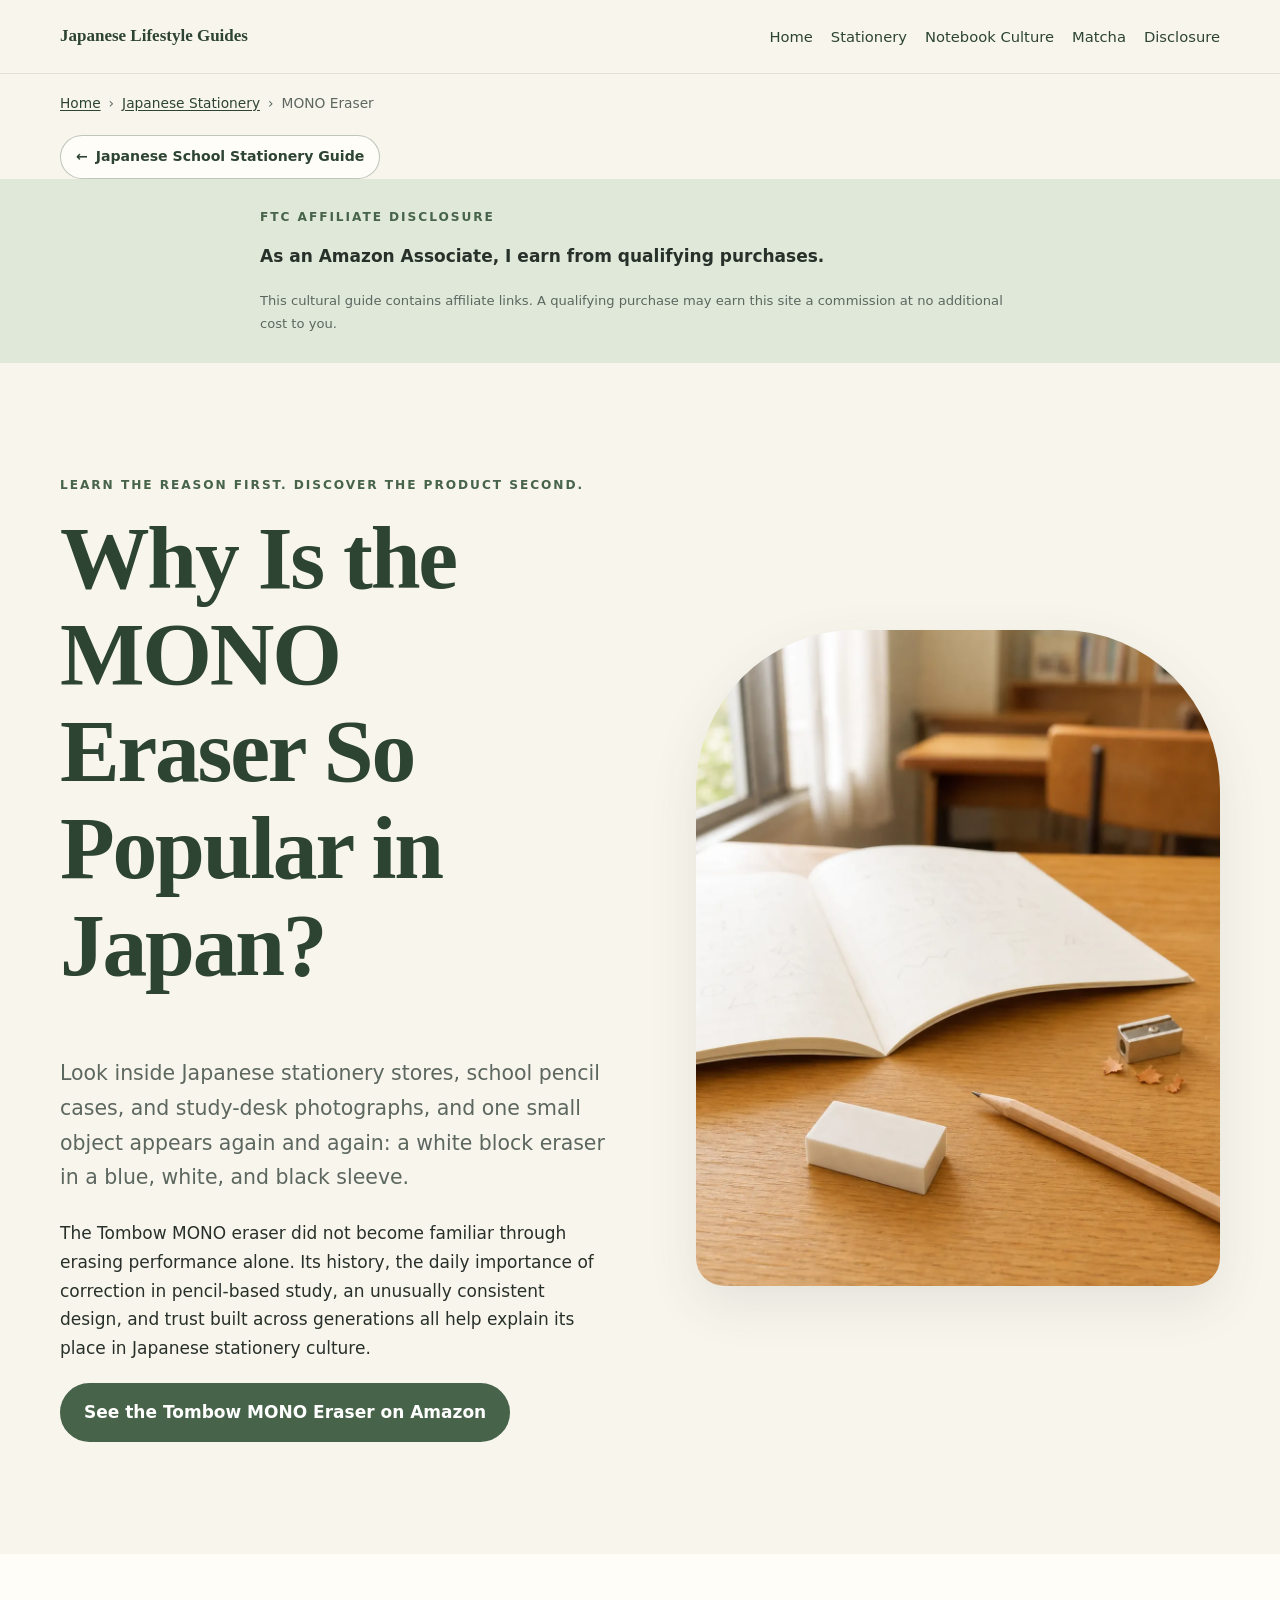
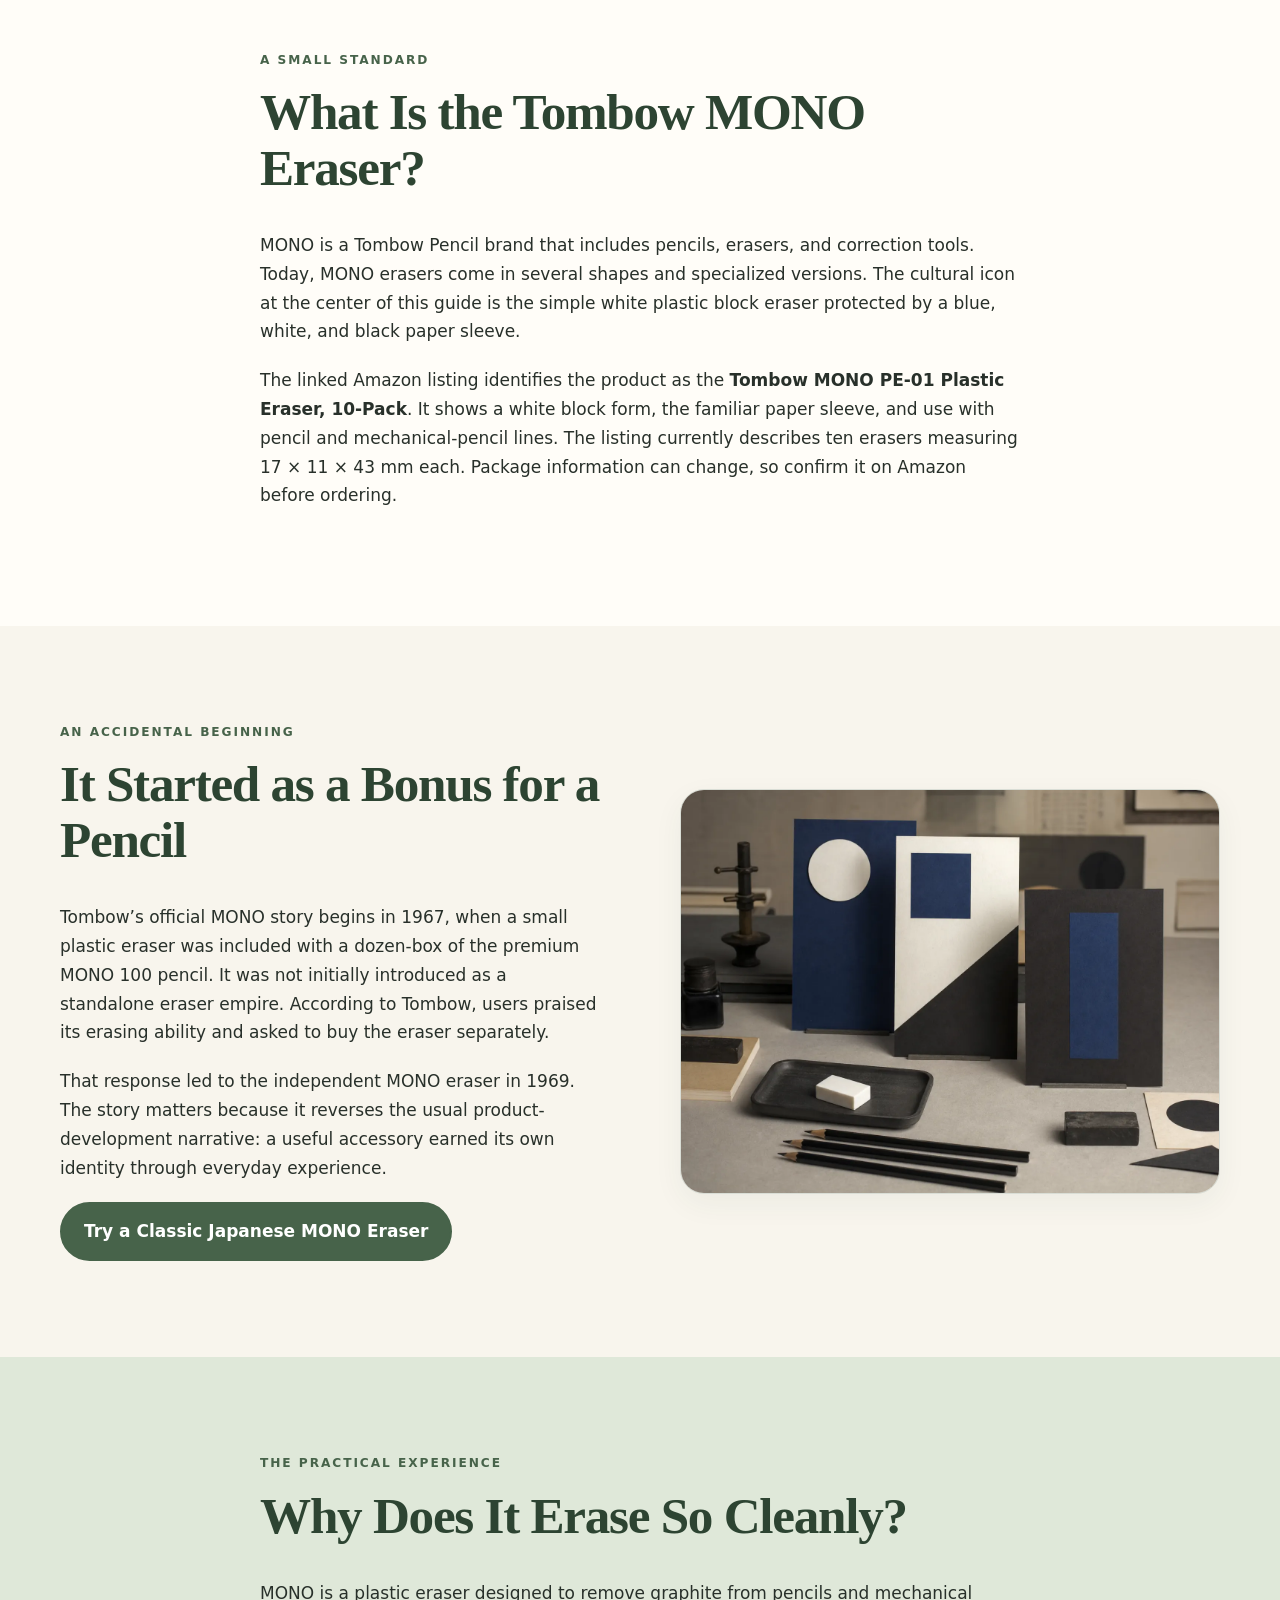
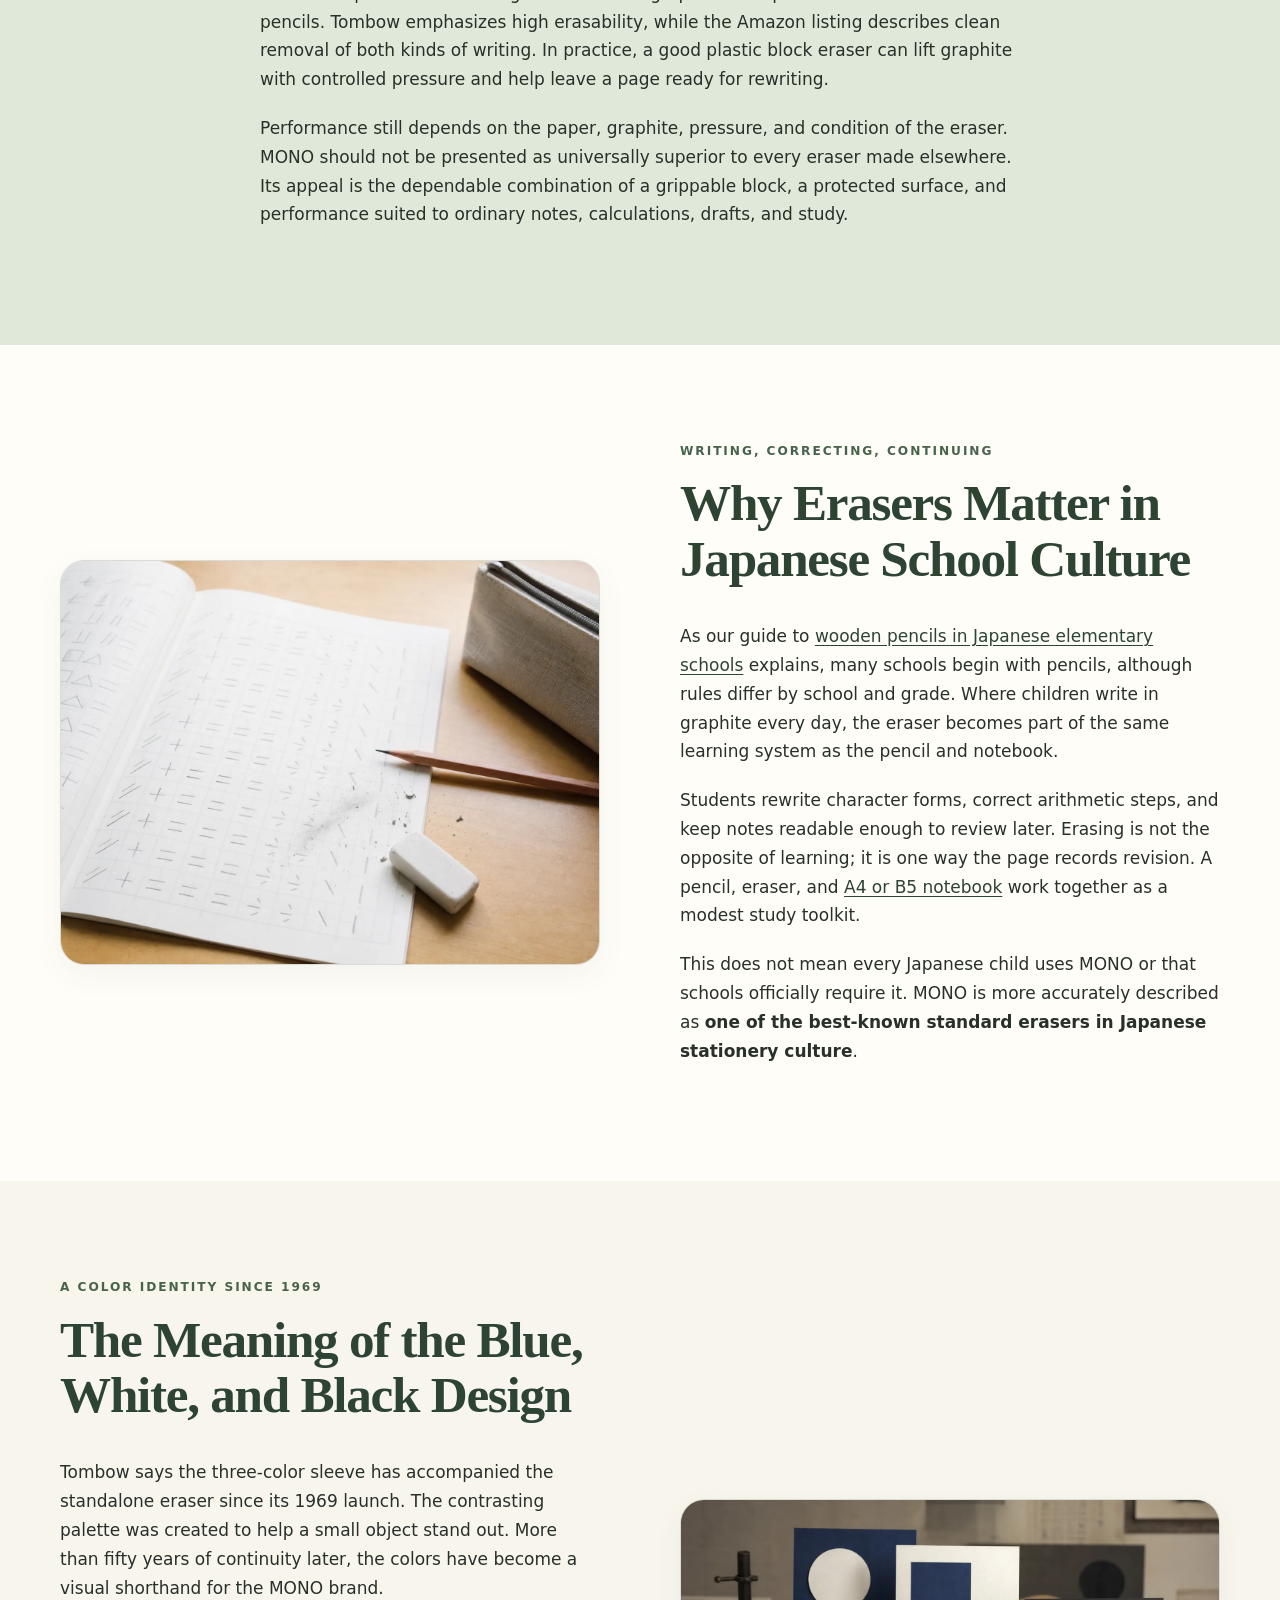
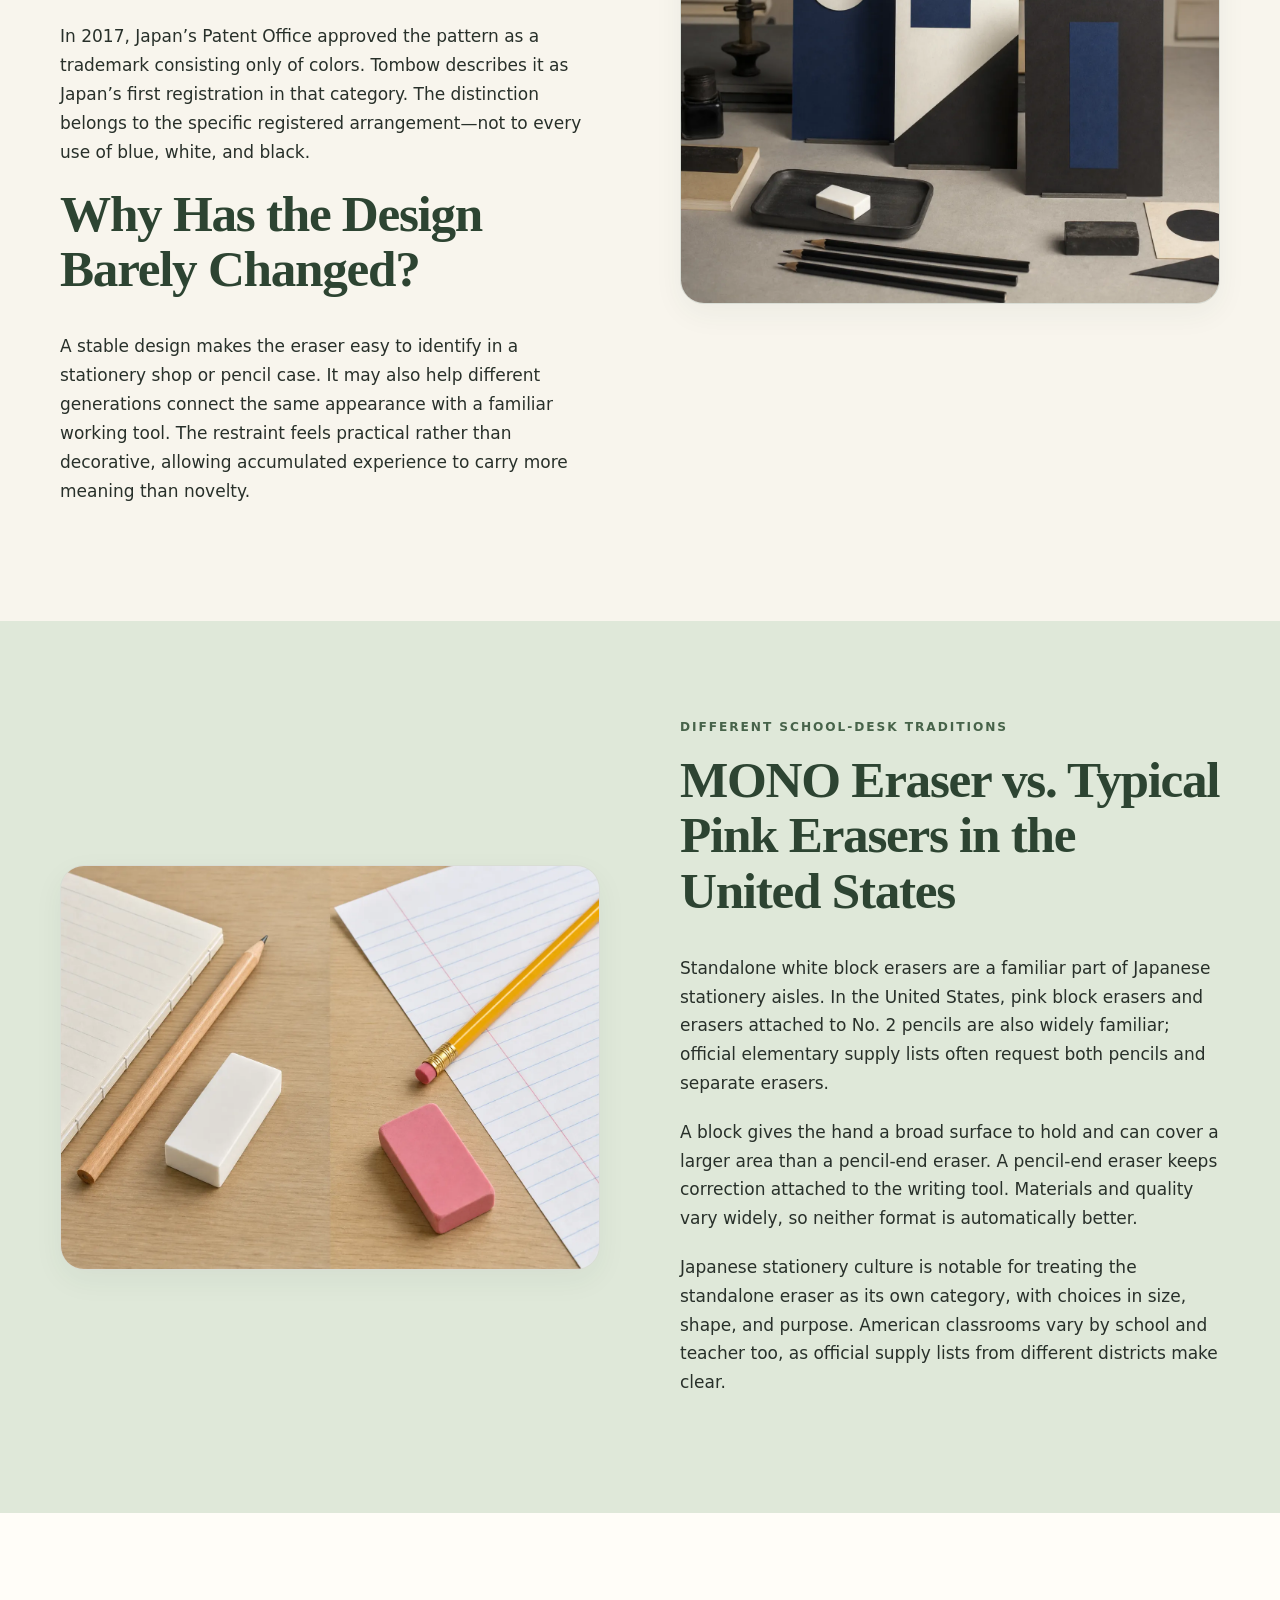
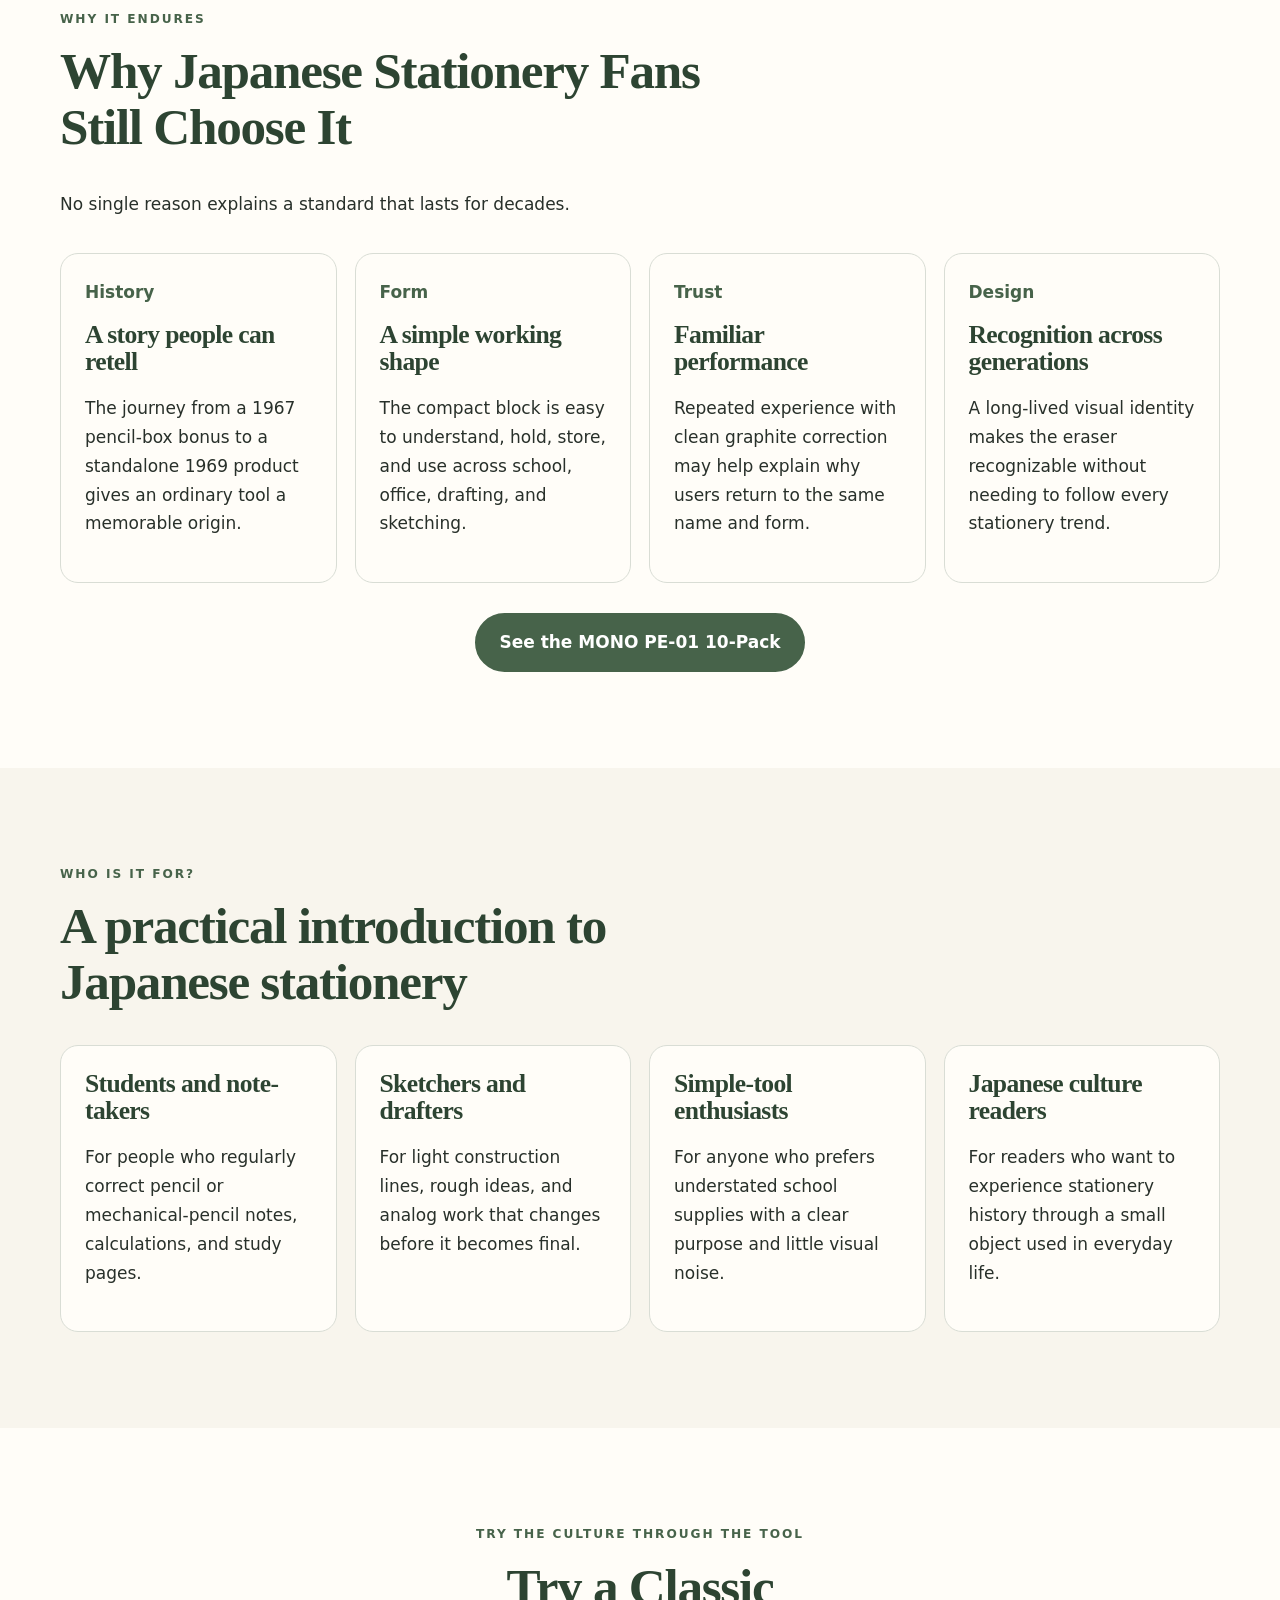
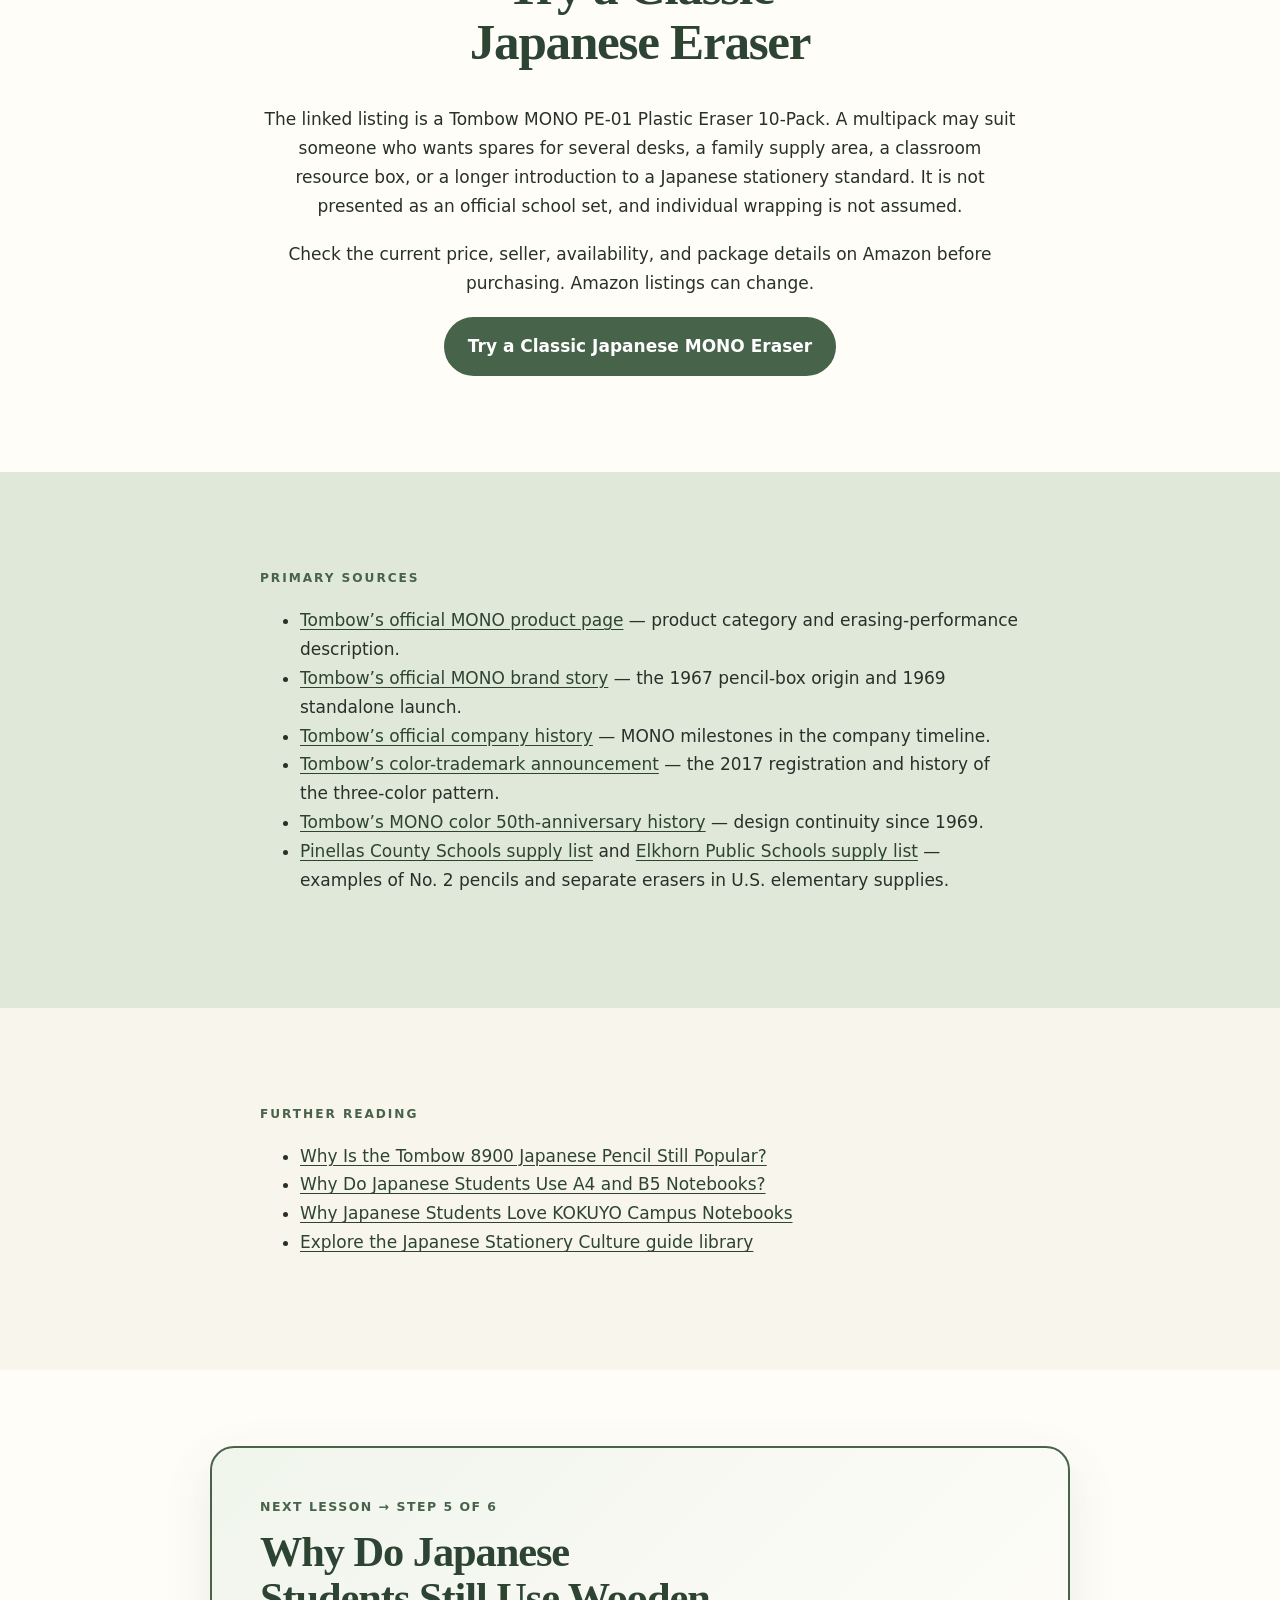
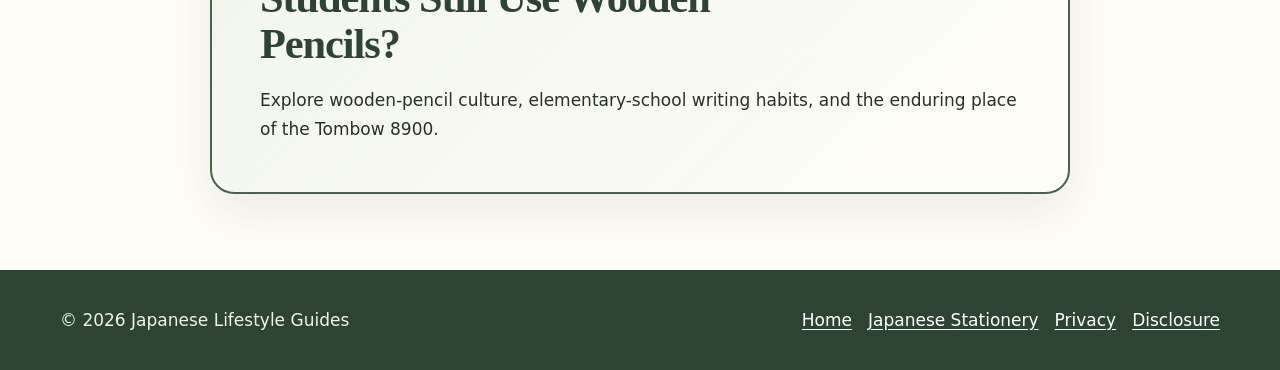
<file: tombow-mono-eraser-japanese-culture.html>
<!doctype html>
<html lang="en">
<head>
  <meta charset="utf-8">
  <meta name="viewport" content="width=device-width, initial-scale=1">
  <title>Why Is the MONO Eraser So Popular in Japan?</title>
  <meta name="description" content="Explore the Tombow MONO eraser, Japanese stationery history, school culture, and the story behind its recognizable blue, white, and black design.">
  <link rel="canonical" href="https://bugm79-sketch.github.io/amazon-guide/tombow-mono-eraser-japanese-culture.html">
  <link rel="icon" href="assets/favicon.svg" type="image/svg+xml">
  <link rel="stylesheet" href="styles.css">
  <meta property="og:type" content="article">
  <meta property="og:title" content="Why Is the MONO Eraser So Popular in Japan?">
  <meta property="og:description" content="How a pencil-box bonus became one of the most recognizable standards in Japanese stationery culture.">
  <meta property="og:url" content="https://bugm79-sketch.github.io/amazon-guide/tombow-mono-eraser-japanese-culture.html">
  <meta property="og:image" content="https://bugm79-sketch.github.io/amazon-guide/assets/images/japanese-mono-eraser-study-desk.webp">
  <meta property="og:image:width" content="1086">
  <meta property="og:image:height" content="1448">
  <meta property="og:image:alt" content="Japanese school desk with a plain white block eraser, wooden pencil, B5 notebook, and sharpener">
  <meta property="article:published_time" content="2026-07-26">
  <meta property="article:modified_time" content="2026-07-26">
  <meta name="twitter:card" content="summary_large_image">
  <meta name="twitter:title" content="Why Is the MONO Eraser So Popular in Japan?">
  <meta name="twitter:description" content="The history, school culture, and enduring design behind a classic Japanese eraser.">
  <meta name="twitter:image" content="https://bugm79-sketch.github.io/amazon-guide/assets/images/japanese-mono-eraser-study-desk.webp">
  <script type="application/ld+json">
    {"@context":"https://schema.org","@graph":[{"@type":"BlogPosting","headline":"Why Is the MONO Eraser So Popular in Japan?","description":"A cultural guide to the Tombow MONO eraser, Japanese stationery history, school culture, and enduring design.","datePublished":"2026-07-26","dateModified":"2026-07-26","mainEntityOfPage":"https://bugm79-sketch.github.io/amazon-guide/tombow-mono-eraser-japanese-culture.html","image":[{"@type":"ImageObject","url":"https://bugm79-sketch.github.io/amazon-guide/assets/images/japanese-mono-eraser-study-desk.webp","width":1086,"height":1448},{"@type":"ImageObject","url":"https://bugm79-sketch.github.io/amazon-guide/assets/images/japanese-eraser-study-culture.webp","width":1448,"height":1086},{"@type":"ImageObject","url":"https://bugm79-sketch.github.io/amazon-guide/assets/images/japan-us-school-eraser-comparison.webp","width":1448,"height":1086}],"author":{"@type":"Organization","name":"Japanese Lifestyle Guides"},"publisher":{"@type":"Organization","name":"Japanese Lifestyle Guides"}},{"@type":"BreadcrumbList","itemListElement":[{"@type":"ListItem","position":1,"name":"Home","item":"https://bugm79-sketch.github.io/amazon-guide/"},{"@type":"ListItem","position":2,"name":"Japanese Stationery","item":"https://bugm79-sketch.github.io/amazon-guide/japanese-stationery.html"},{"@type":"ListItem","position":3,"name":"Tombow MONO Eraser","item":"https://bugm79-sketch.github.io/amazon-guide/tombow-mono-eraser-japanese-culture.html"}]}]}
  </script>
</head>
<body>
  <a class="skip-link" href="#main">Skip to content</a>
  <header class="site-header"><div class="container"><a class="brand" href="index.html">Japanese Lifestyle Guides</a><nav class="site-nav" aria-label="Main navigation"><a href="index.html">Home</a><a href="japanese-stationery.html">Stationery</a><a href="japanese-a4-b5-notebooks.html">Notebook Culture</a><a href="matcha-station.html">Matcha</a><a href="disclosure.html">Disclosure</a></nav></div></header>
  <main id="main">
    <nav class="container breadcrumbs" aria-label="Breadcrumb"><a href="index.html">Home</a><span aria-hidden="true">›</span><a href="japanese-stationery.html">Japanese Stationery</a><span aria-hidden="true">›</span><span>MONO Eraser</span></nav>
    <div class="container series-top-wrap"><a class="series-top-link" href="japanese-school-stationery/"><span aria-hidden="true">←</span> Japanese School Stationery Guide</a></div>
    <section class="section sage disclosure-strip"><div class="narrow"><p class="eyebrow">FTC affiliate disclosure</p><p><strong>As an Amazon Associate, I earn from qualifying purchases.</strong></p><p class="tiny">This cultural guide contains affiliate links. A qualifying purchase may earn this site a commission at no additional cost to you.</p></div></section>
    <article>
      <section class="hero"><div class="container hero-grid">
        <div class="hero-copy"><p class="eyebrow">Learn the reason first. Discover the product second.</p><h1>Why Is the MONO Eraser So Popular in Japan?</h1><p class="lede">Look inside Japanese stationery stores, school pencil cases, and study-desk photographs, and one small object appears again and again: a white block eraser in a blue, white, and black sleeve.</p><p>The Tombow MONO eraser did not become familiar through erasing performance alone. Its history, the daily importance of correction in pencil-based study, an unusually consistent design, and trust built across generations all help explain its place in Japanese stationery culture.</p><a class="button" href="https://www.amazon.com/MONO-PLASTIC-ERASER-10piece-JAPAN/dp/B0016GLW0O?dib=eyJ2IjoiMSJ9.[base64].belCFazI-faGOiKLcu4wGdzJ5ewmD-fOeTZl5Cdsy2s&amp;dib_tag=se&amp;keywords=Tombow%2BMONO%2BPE-01A%2Beraser&amp;qid=1785041328&amp;sr=8-3&amp;th=1&amp;linkCode=ll2&amp;tag=magu0f-20&amp;linkId=d0deec002228151736c8c2aadf4ad430&amp;language=en_US&amp;ref_=as_li_ss_tl" rel="sponsored nofollow" target="_blank">See the Tombow MONO Eraser on Amazon</a></div>
        <div class="hero-art"><img src="assets/images/japanese-mono-eraser-study-desk.webp" width="1086" height="1448" alt="Japanese school desk with an unbranded white block eraser, wooden pencil, B5 notebook, and pencil sharpener" fetchpriority="high" decoding="async"></div>
      </div></section>

      <section class="section soft"><div class="narrow"><p class="eyebrow">A small standard</p><h2>What Is the Tombow MONO Eraser?</h2><p>MONO is a Tombow Pencil brand that includes pencils, erasers, and correction tools. Today, MONO erasers come in several shapes and specialized versions. The cultural icon at the center of this guide is the simple white plastic block eraser protected by a blue, white, and black paper sleeve.</p><p>The linked Amazon listing identifies the product as the <strong>Tombow MONO PE-01 Plastic Eraser, 10-Pack</strong>. It shows a white block form, the familiar paper sleeve, and use with pencil and mechanical-pencil lines. The listing currently describes ten erasers measuring 17 × 11 × 43 mm each. Package information can change, so confirm it on Amazon before ordering.</p></div></section>

      <section class="section"><div class="container experience-grid"><div><p class="eyebrow">An accidental beginning</p><h2>It Started as a Bonus for a Pencil</h2><p>Tombow’s official MONO story begins in 1967, when a small plastic eraser was included with a dozen-box of the premium MONO 100 pencil. It was not initially introduced as a standalone eraser empire. According to Tombow, users praised its erasing ability and asked to buy the eraser separately.</p><p>That response led to the independent MONO eraser in 1969. The story matters because it reverses the usual product-development narrative: a useful accessory earned its own identity through everyday experience.</p><a class="button" href="https://www.amazon.com/MONO-PLASTIC-ERASER-10piece-JAPAN/dp/B0016GLW0O?dib=eyJ2IjoiMSJ9.[base64].belCFazI-faGOiKLcu4wGdzJ5ewmD-fOeTZl5Cdsy2s&amp;dib_tag=se&amp;keywords=Tombow%2BMONO%2BPE-01A%2Beraser&amp;qid=1785041328&amp;sr=8-3&amp;th=1&amp;linkCode=ll2&amp;tag=magu0f-20&amp;linkId=d0deec002228151736c8c2aadf4ad430&amp;language=en_US&amp;ref_=as_li_ss_tl" rel="sponsored nofollow" target="_blank">Try a Classic Japanese MONO Eraser</a></div><div><img class="card lifestyle-image" src="assets/images/blue-white-black-stationery-history.webp" width="1448" height="1086" alt="Abstract Japanese stationery display inspired by deep blue, off-white, and charcoal design history" loading="lazy" decoding="async"></div></div></section>

      <section class="section sage"><div class="narrow"><p class="eyebrow">The practical experience</p><h2>Why Does It Erase So Cleanly?</h2><p>MONO is a plastic eraser designed to remove graphite from pencils and mechanical pencils. Tombow emphasizes high erasability, while the Amazon listing describes clean removal of both kinds of writing. In practice, a good plastic block eraser can lift graphite with controlled pressure and help leave a page ready for rewriting.</p><p>Performance still depends on the paper, graphite, pressure, and condition of the eraser. MONO should not be presented as universally superior to every eraser made elsewhere. Its appeal is the dependable combination of a grippable block, a protected surface, and performance suited to ordinary notes, calculations, drafts, and study.</p></div></section>

      <section class="section soft"><div class="container style-grid"><div><img class="card lifestyle-image" src="assets/images/japanese-eraser-study-culture.webp" width="1448" height="1086" alt="Japanese study notebook with graphite practice strokes, a wooden pencil, white block eraser, and eraser crumbs" loading="lazy" decoding="async"></div><div><p class="eyebrow">Writing, correcting, continuing</p><h2>Why Erasers Matter in Japanese School Culture</h2><p>As our guide to <a href="tombow-8900-japanese-pencil.html">wooden pencils in Japanese elementary schools</a> explains, many schools begin with pencils, although rules differ by school and grade. Where children write in graphite every day, the eraser becomes part of the same learning system as the pencil and notebook.</p><p>Students rewrite character forms, correct arithmetic steps, and keep notes readable enough to review later. Erasing is not the opposite of learning; it is one way the page records revision. A pencil, eraser, and <a href="japanese-a4-b5-notebooks.html">A4 or B5 notebook</a> work together as a modest study toolkit.</p><p>This does not mean every Japanese child uses MONO or that schools officially require it. MONO is more accurately described as <strong>one of the best-known standard erasers in Japanese stationery culture</strong>.</p></div></div></section>

      <section class="section"><div class="container experience-grid"><div><p class="eyebrow">A color identity since 1969</p><h2>The Meaning of the Blue, White, and Black Design</h2><p>Tombow says the three-color sleeve has accompanied the standalone eraser since its 1969 launch. The contrasting palette was created to help a small object stand out. More than fifty years of continuity later, the colors have become a visual shorthand for the MONO brand.</p><p>In 2017, Japan’s Patent Office approved the pattern as a trademark consisting only of colors. Tombow describes it as Japan’s first registration in that category. The distinction belongs to the specific registered arrangement—not to every use of blue, white, and black.</p><h2>Why Has the Design Barely Changed?</h2><p>A stable design makes the eraser easy to identify in a stationery shop or pencil case. It may also help different generations connect the same appearance with a familiar working tool. The restraint feels practical rather than decorative, allowing accumulated experience to carry more meaning than novelty.</p></div><div><img class="card lifestyle-image" src="assets/images/blue-white-black-stationery-history.webp" width="1448" height="1086" alt="Unbranded abstract stationery exhibit using separate blue, white, and charcoal paper forms" loading="lazy" decoding="async"></div></div></section>

      <section class="section sage"><div class="container style-grid"><div><img class="card lifestyle-image" src="assets/images/japan-us-school-eraser-comparison.webp" width="1448" height="1086" alt="Educational comparison of a plain white block eraser and a pink eraser-tipped pencil with pink block eraser" loading="lazy" decoding="async"></div><div><p class="eyebrow">Different school-desk traditions</p><h2>MONO Eraser vs. Typical Pink Erasers in the United States</h2><p>Standalone white block erasers are a familiar part of Japanese stationery aisles. In the United States, pink block erasers and erasers attached to No. 2 pencils are also widely familiar; official elementary supply lists often request both pencils and separate erasers.</p><p>A block gives the hand a broad surface to hold and can cover a larger area than a pencil-end eraser. A pencil-end eraser keeps correction attached to the writing tool. Materials and quality vary widely, so neither format is automatically better.</p><p>Japanese stationery culture is notable for treating the standalone eraser as its own category, with choices in size, shape, and purpose. American classrooms vary by school and teacher too, as official supply lists from different districts make clear.</p></div></div></section>

      <section class="section soft"><div class="container"><div class="section-head"><p class="eyebrow">Why it endures</p><h2>Why Japanese Stationery Fans Still Choose It</h2><p>No single reason explains a standard that lasts for decades.</p></div><div class="use-grid">
        <article class="use-card"><span class="tag">History</span><h3>A story people can retell</h3><p>The journey from a 1967 pencil-box bonus to a standalone 1969 product gives an ordinary tool a memorable origin.</p></article>
        <article class="use-card"><span class="tag">Form</span><h3>A simple working shape</h3><p>The compact block is easy to understand, hold, store, and use across school, office, drafting, and sketching.</p></article>
        <article class="use-card"><span class="tag">Trust</span><h3>Familiar performance</h3><p>Repeated experience with clean graphite correction may help explain why users return to the same name and form.</p></article>
        <article class="use-card"><span class="tag">Design</span><h3>Recognition across generations</h3><p>A long-lived visual identity makes the eraser recognizable without needing to follow every stationery trend.</p></article>
      </div><div class="center-cta"><a class="button" href="https://www.amazon.com/MONO-PLASTIC-ERASER-10piece-JAPAN/dp/B0016GLW0O?dib=eyJ2IjoiMSJ9.[base64].belCFazI-faGOiKLcu4wGdzJ5ewmD-fOeTZl5Cdsy2s&amp;dib_tag=se&amp;keywords=Tombow%2BMONO%2BPE-01A%2Beraser&amp;qid=1785041328&amp;sr=8-3&amp;th=1&amp;linkCode=ll2&amp;tag=magu0f-20&amp;linkId=d0deec002228151736c8c2aadf4ad430&amp;language=en_US&amp;ref_=as_li_ss_tl" rel="sponsored nofollow" target="_blank">See the MONO PE-01 10-Pack</a></div></div></section>

      <section class="section"><div class="container"><div class="section-head"><p class="eyebrow">Who is it for?</p><h2>A practical introduction to Japanese stationery</h2></div><div class="use-grid">
        <article class="use-card"><h3>Students and note-takers</h3><p>For people who regularly correct pencil or mechanical-pencil notes, calculations, and study pages.</p></article>
        <article class="use-card"><h3>Sketchers and drafters</h3><p>For light construction lines, rough ideas, and analog work that changes before it becomes final.</p></article>
        <article class="use-card"><h3>Simple-tool enthusiasts</h3><p>For anyone who prefers understated school supplies with a clear purpose and little visual noise.</p></article>
        <article class="use-card"><h3>Japanese culture readers</h3><p>For readers who want to experience stationery history through a small object used in everyday life.</p></article>
      </div></div></section>

      <section class="section soft"><div class="narrow final-cta"><p class="eyebrow">Try the culture through the tool</p><h2>Try a Classic Japanese Eraser</h2><p>The linked listing is a Tombow MONO PE-01 Plastic Eraser 10-Pack. A multipack may suit someone who wants spares for several desks, a family supply area, a classroom resource box, or a longer introduction to a Japanese stationery standard. It is not presented as an official school set, and individual wrapping is not assumed.</p><p>Check the current price, seller, availability, and package details on Amazon before purchasing. Amazon listings can change.</p><a class="button" href="https://www.amazon.com/MONO-PLASTIC-ERASER-10piece-JAPAN/dp/B0016GLW0O?dib=eyJ2IjoiMSJ9.[base64].belCFazI-faGOiKLcu4wGdzJ5ewmD-fOeTZl5Cdsy2s&amp;dib_tag=se&amp;keywords=Tombow%2BMONO%2BPE-01A%2Beraser&amp;qid=1785041328&amp;sr=8-3&amp;th=1&amp;linkCode=ll2&amp;tag=magu0f-20&amp;linkId=d0deec002228151736c8c2aadf4ad430&amp;language=en_US&amp;ref_=as_li_ss_tl" rel="sponsored nofollow" target="_blank">Try a Classic Japanese MONO Eraser</a></div></section>

      <section class="section sage"><div class="narrow source-note"><p class="eyebrow">Primary Sources</p><ul>
        <li><a href="https://www.tombow.com/en/products/mono/" target="_blank" rel="noopener noreferrer">Tombow’s official MONO product page</a> — product category and erasing-performance description.</li>
        <li><a href="https://www.tombow.com/en/brands/mono/" target="_blank" rel="noopener noreferrer">Tombow’s official MONO brand story</a> — the 1967 pencil-box origin and 1969 standalone launch.</li>
        <li><a href="https://www.tombow.com/en/corporate/about/history/" target="_blank" rel="noopener noreferrer">Tombow’s official company history</a> — MONO milestones in the company timeline.</li>
        <li><a href="https://www.tombow.com/en/press/170411/" target="_blank" rel="noopener noreferrer">Tombow’s color-trademark announcement</a> — the 2017 registration and history of the three-color pattern.</li>
        <li><a href="https://www.tombow.com/en/press/190612/" target="_blank" rel="noopener noreferrer">Tombow’s MONO color 50th-anniversary history</a> — design continuity since 1969.</li>
        <li><a href="https://www.pcsb.org/departments/district-services/strategic-communications/school-supply-list" target="_blank" rel="noopener noreferrer">Pinellas County Schools supply list</a> and <a href="https://elkhornweb.org/2026-2027-elementary-school-supply-list/" target="_blank" rel="noopener noreferrer">Elkhorn Public Schools supply list</a> — examples of No. 2 pencils and separate erasers in U.S. elementary supplies.</li>
      </ul></div></section>

      <section class="section"><div class="narrow source-note"><p class="eyebrow">Further Reading</p><ul>
        <li><a href="tombow-8900-japanese-pencil.html">Why Is the Tombow 8900 Japanese Pencil Still Popular?</a></li>
        <li><a href="japanese-a4-b5-notebooks.html">Why Do Japanese Students Use A4 and B5 Notebooks?</a></li>
        <li><a href="kokuyo-campus-notebooks.html">Why Japanese Students Love KOKUYO Campus Notebooks</a></li>
        <li><a href="japanese-stationery.html">Explore the Japanese Stationery Culture guide library</a></li>
      </ul></div></section>
      <nav class="lesson-navigation" aria-label="Series lesson navigation"><a class="lesson-card" href="tombow-8900-japanese-pencil.html"><span class="lesson-label">Next Lesson → Step 5 of 6</span><h2>Why Do Japanese Students Still Use Wooden Pencils?</h2><p>Explore wooden-pencil culture, elementary-school writing habits, and the enduring place of the Tombow 8900.</p></a></nav>
    </article>
  </main>
  <footer class="site-footer"><div class="container footer-row"><p>© 2026 Japanese Lifestyle Guides</p><div class="footer-links"><a href="index.html">Home</a><a href="japanese-stationery.html">Japanese Stationery</a><a href="privacy.html">Privacy</a><a href="disclosure.html">Disclosure</a></div></div></footer>
  <script src="script.js" defer></script>
</body>
</html>
</file>
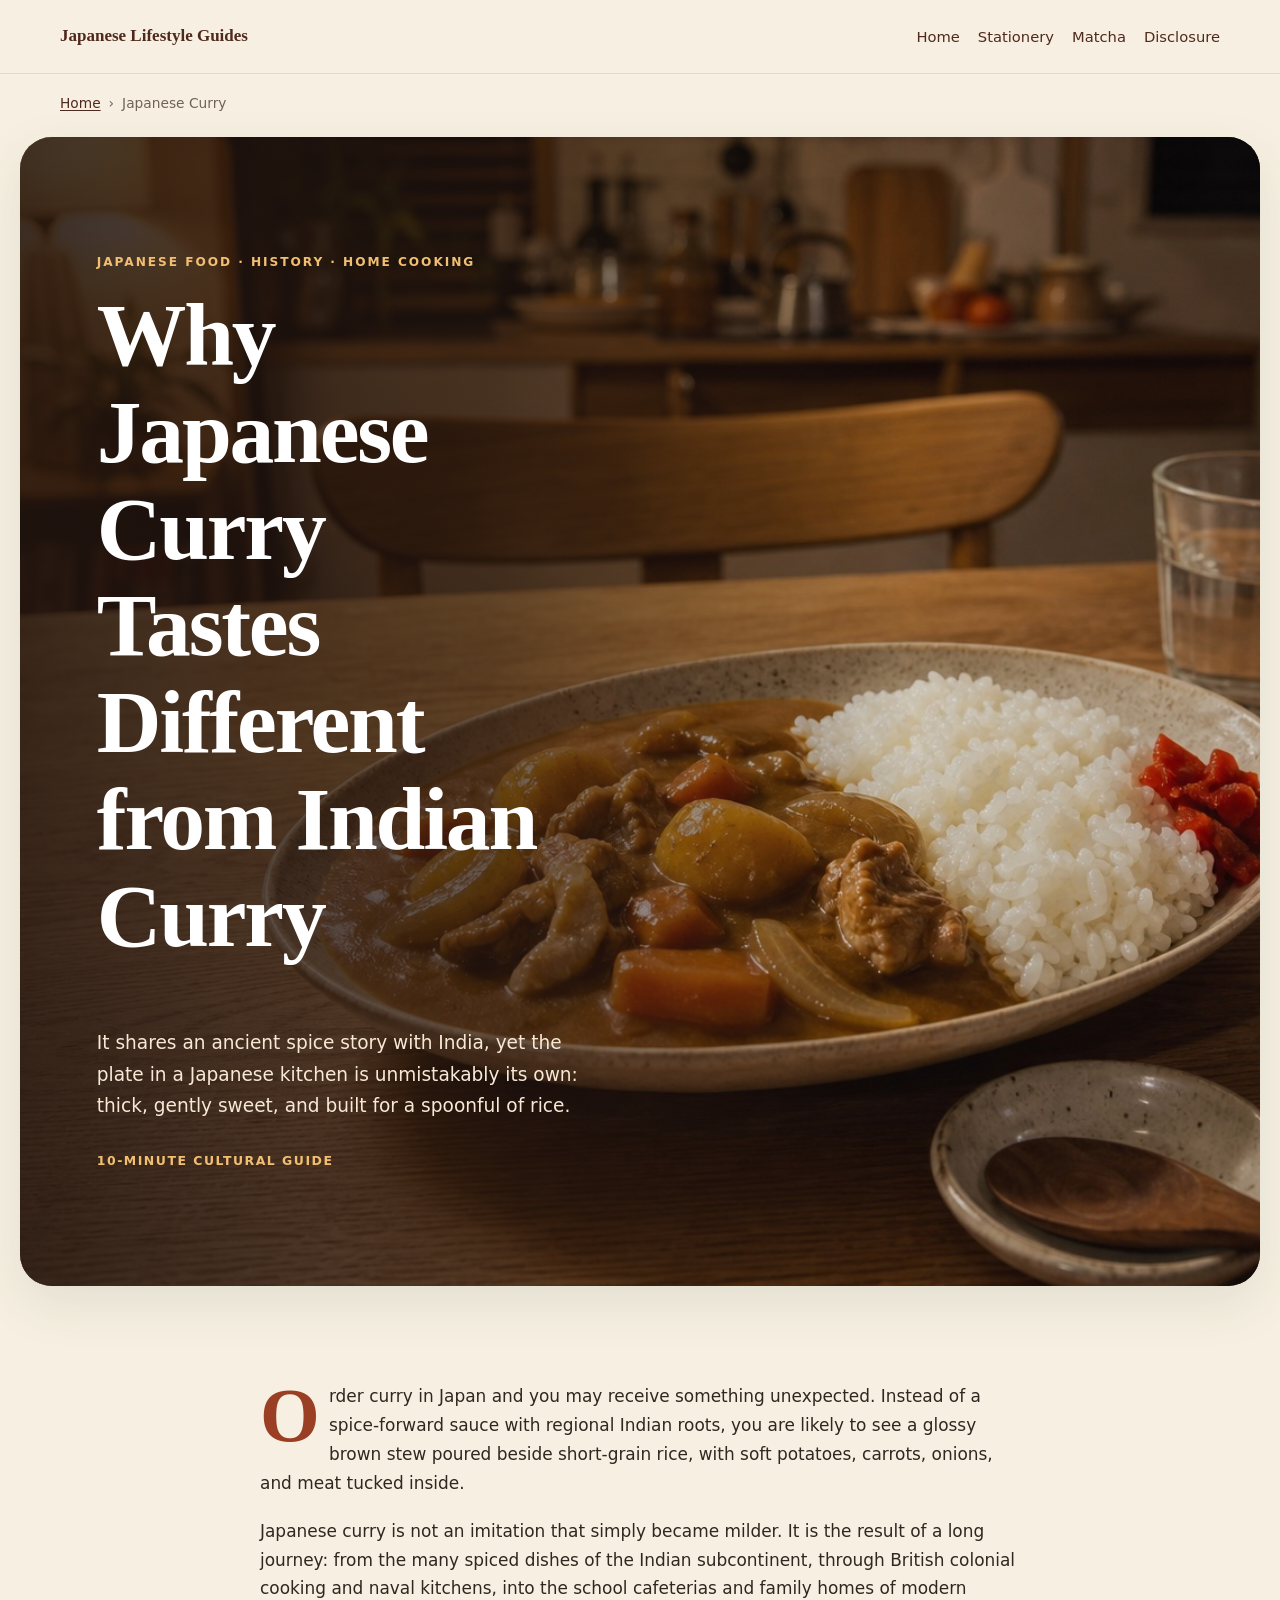
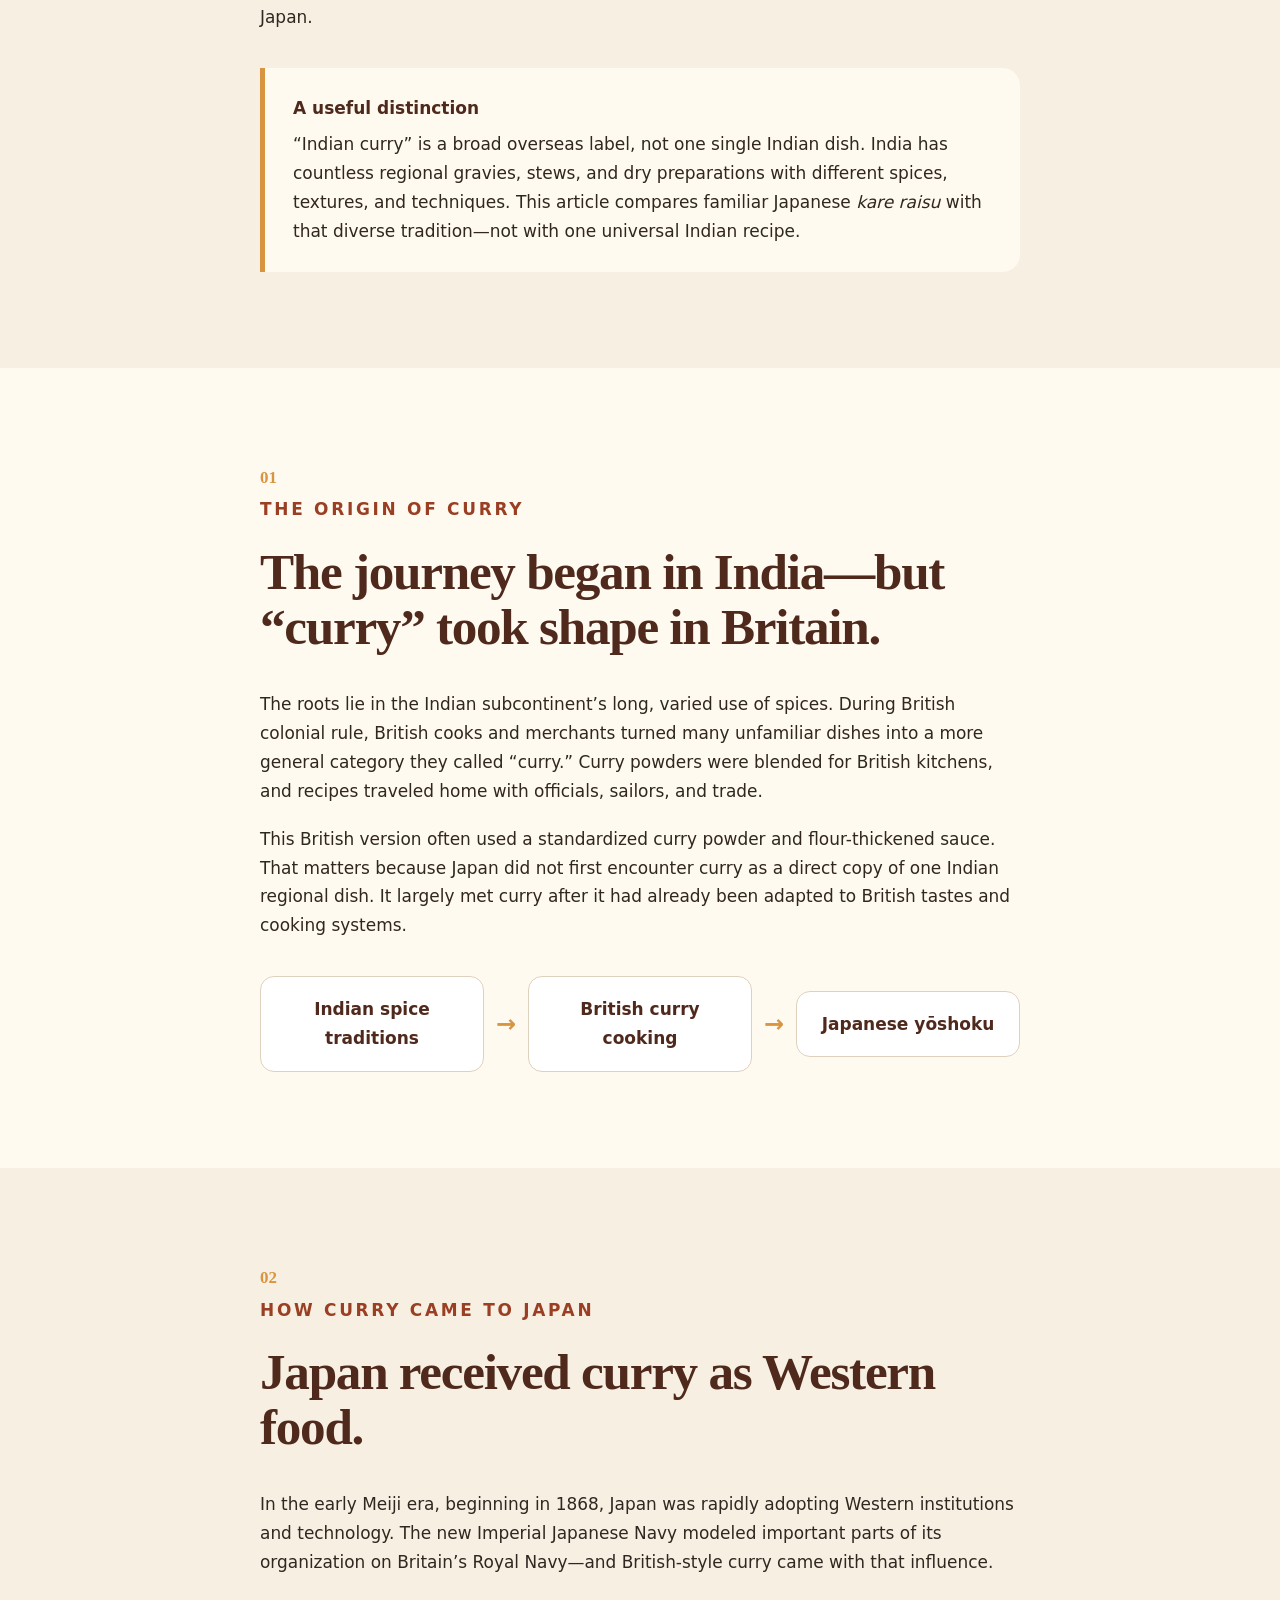
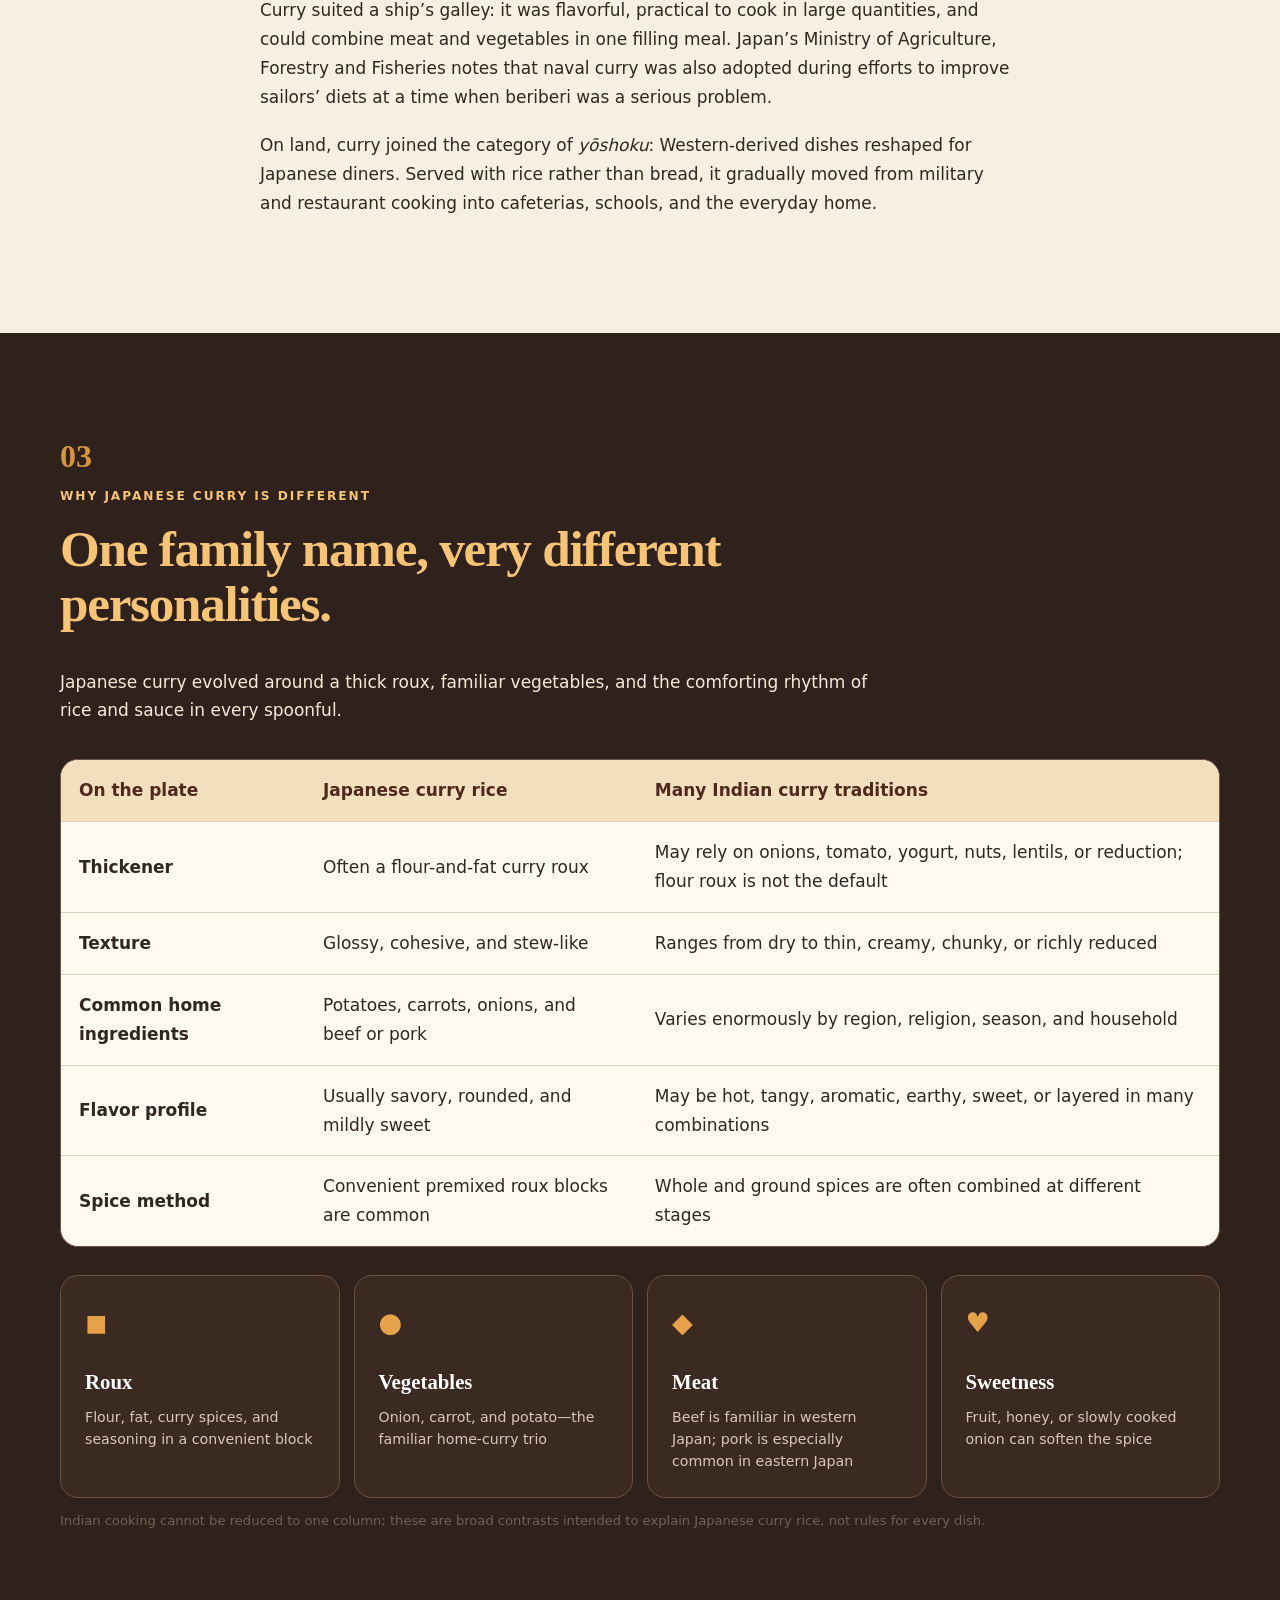
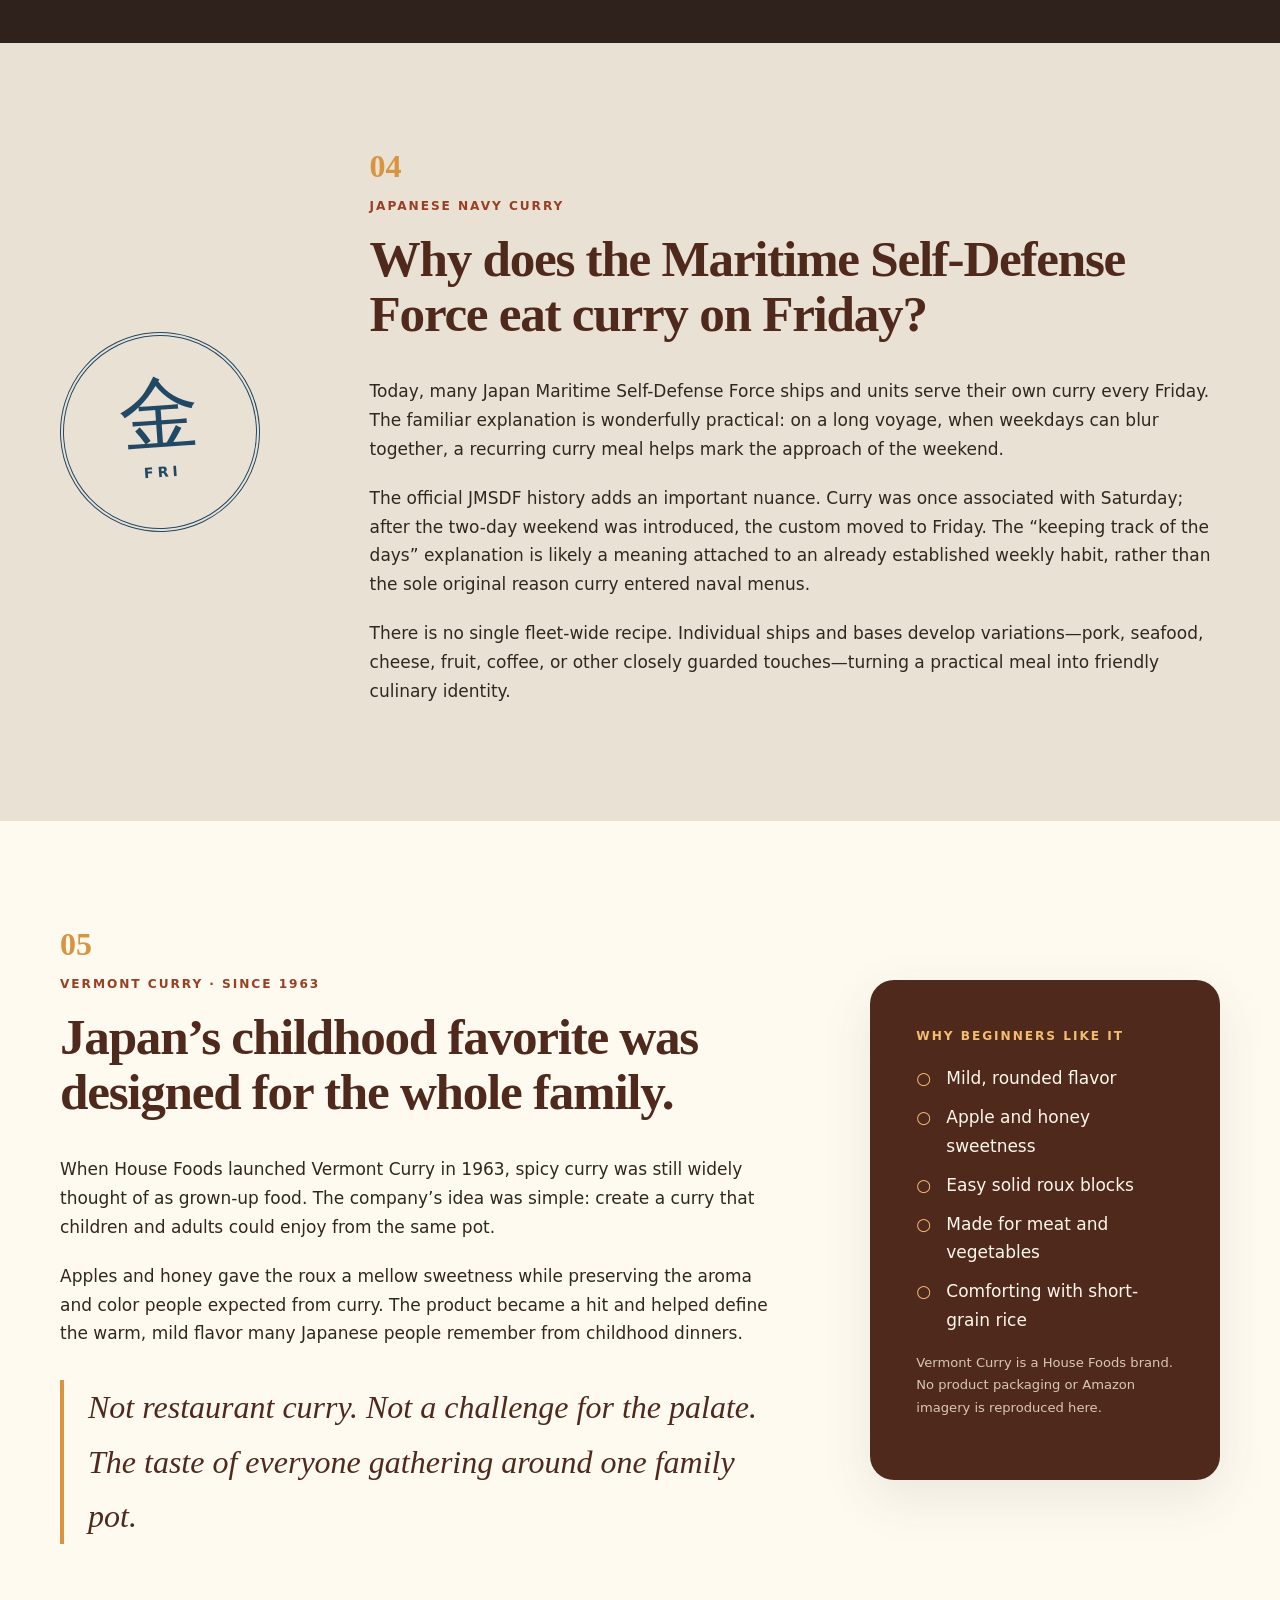
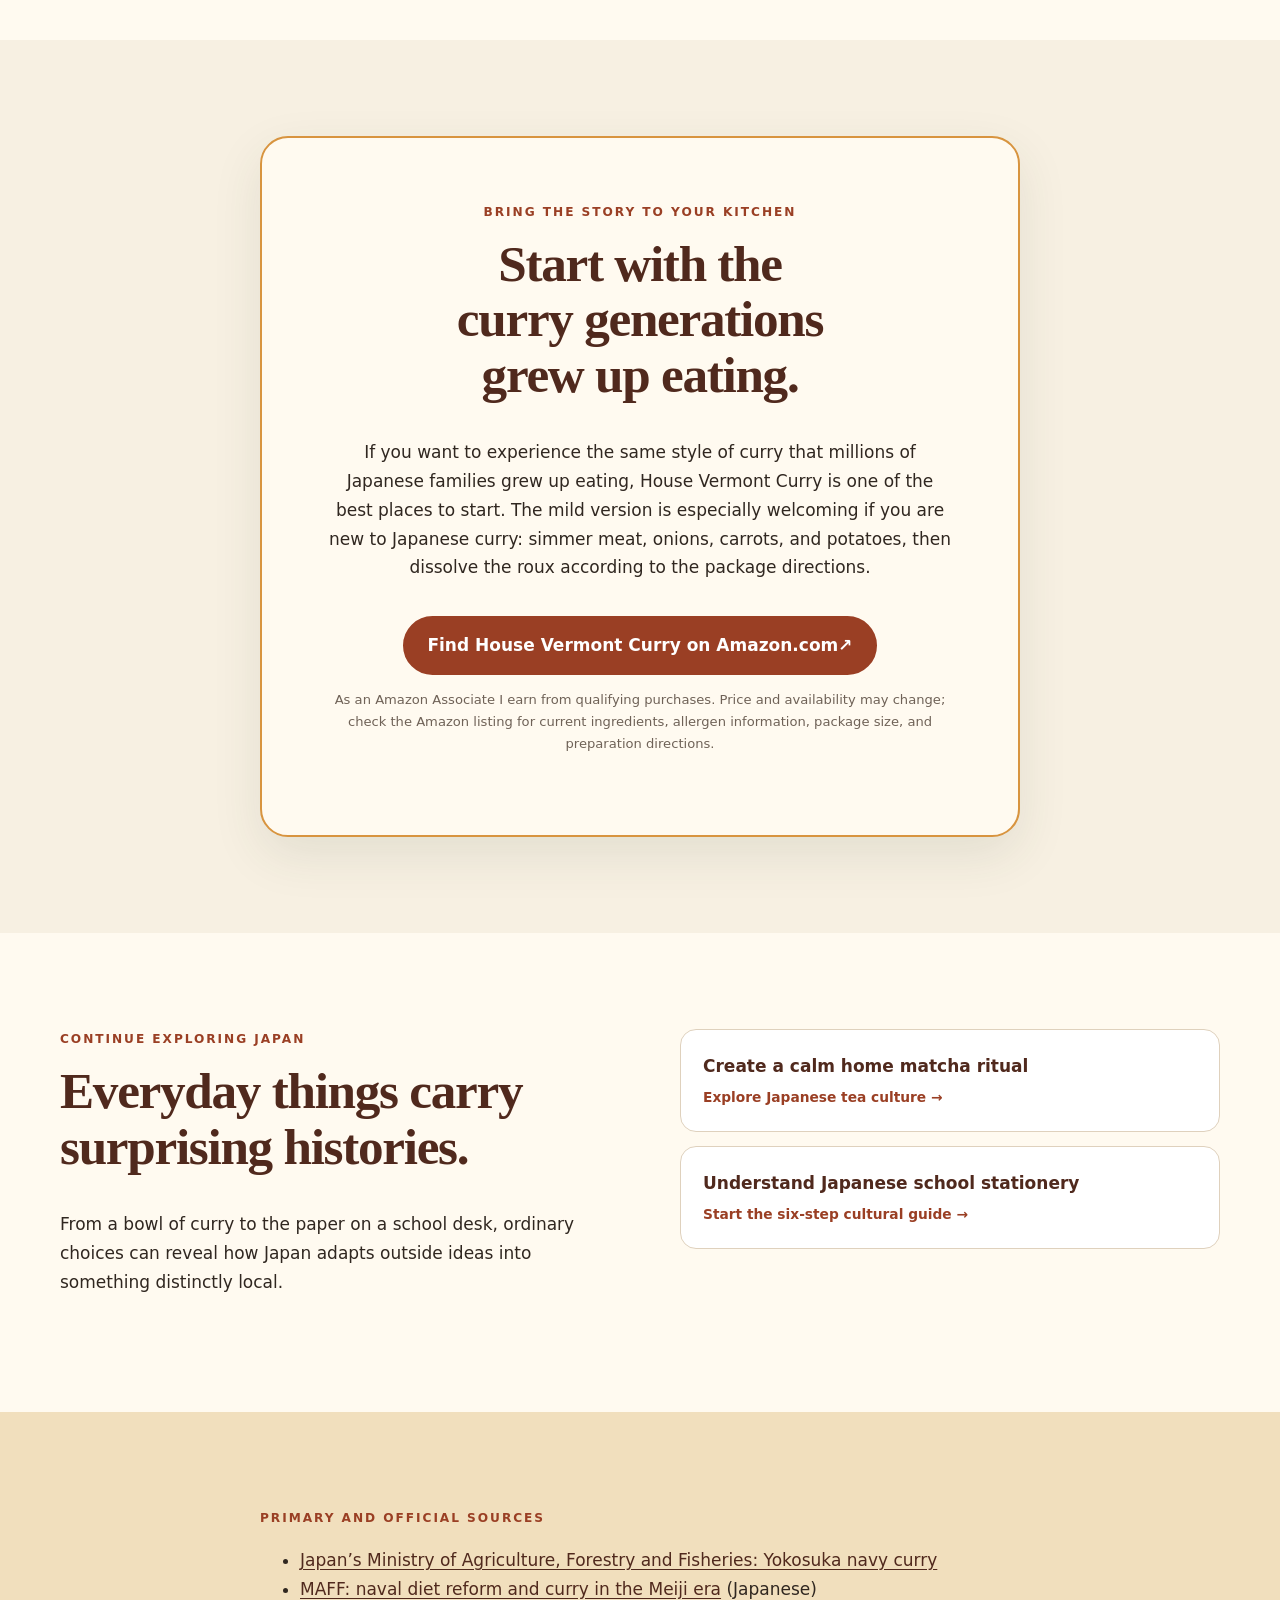
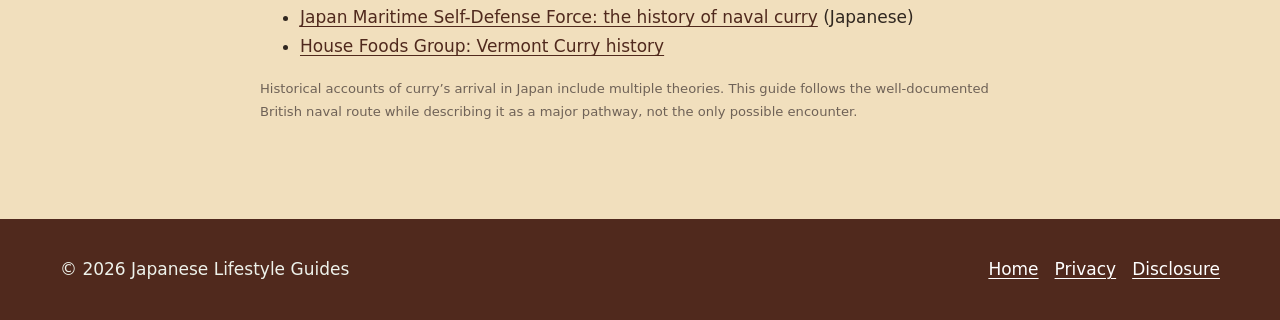
<file: why-japanese-curry-tastes-different.html>
<!doctype html>
<html lang="en">
<head>
  <meta charset="utf-8">
  <meta name="viewport" content="width=device-width, initial-scale=1">
  <title>Why Japanese Curry Tastes Different from Indian Curry</title>
  <meta name="description" content="Discover how British naval cooking, Japanese home kitchens, thick curry roux, and Vermont Curry gave Japanese curry its distinctive mild, comforting flavor.">
  <link rel="canonical" href="https://bugm79-sketch.github.io/amazon-guide/why-japanese-curry-tastes-different.html">
  <link rel="icon" href="assets/favicon.svg" type="image/svg+xml">
  <link rel="stylesheet" href="styles.css">
  <meta property="og:type" content="article">
  <meta property="og:title" content="Why Japanese Curry Tastes Different from Indian Curry">
  <meta property="og:description" content="From the British navy to Japanese home kitchens: the surprising story behind Japan’s thick, mild curry rice.">
  <meta property="og:url" content="https://bugm79-sketch.github.io/amazon-guide/why-japanese-curry-tastes-different.html">
  <meta property="og:image" content="https://bugm79-sketch.github.io/amazon-guide/assets/images/japanese-curry-og.png">
  <meta property="og:image:width" content="1536">
  <meta property="og:image:height" content="1024">
  <meta property="og:image:alt" content="Japanese home-style curry rice on a warm family dining table">
  <meta name="twitter:card" content="summary_large_image">
  <meta name="twitter:title" content="Why Japanese Curry Tastes Different from Indian Curry">
  <meta name="twitter:description" content="The naval history, home-cooking habits, and curry roux behind Japan’s favorite comfort food.">
  <meta name="twitter:image" content="https://bugm79-sketch.github.io/amazon-guide/assets/images/japanese-curry-og.png">
  <script type="application/ld+json">{"@context":"https://schema.org","@type":"Article","headline":"Why Japanese Curry Tastes Different from Indian Curry","description":"The history and home-cooking culture behind Japanese curry, from British naval influence to Vermont Curry.","mainEntityOfPage":{"@type":"WebPage","@id":"https://bugm79-sketch.github.io/amazon-guide/why-japanese-curry-tastes-different.html"},"image":{"@type":"ImageObject","url":"https://bugm79-sketch.github.io/amazon-guide/assets/images/japanese-curry-og.png","width":1536,"height":1024},"datePublished":"2026-07-31","dateModified":"2026-07-31","author":{"@type":"Organization","name":"Japanese Lifestyle Guides"},"publisher":{"@type":"Organization","name":"Japanese Lifestyle Guides","url":"https://bugm79-sketch.github.io/amazon-guide/"},"about":["Japanese curry","Japanese food","Japanese home cooking","Japanese Navy curry","Vermont Curry"]}</script>
</head>
<body class="curry-article">
  <a class="skip-link" href="#main">Skip to content</a>
  <header class="site-header"><div class="container"><a class="brand" href="index.html">Japanese Lifestyle Guides</a><nav class="site-nav" aria-label="Main navigation"><a href="index.html">Home</a><a href="japanese-stationery.html">Stationery</a><a href="matcha-station.html">Matcha</a><a href="disclosure.html">Disclosure</a></nav></div></header>
  <main id="main">
    <nav class="container breadcrumbs" aria-label="Breadcrumb"><a href="index.html">Home</a><span aria-hidden="true">›</span><span>Japanese Curry</span></nav>
    <article>
      <header class="curry-hero">
        <img class="curry-hero-image" src="assets/images/japanese-home-curry-hero.jpg" width="1536" height="1024" alt="Japanese home-style curry rice with thick brown sauce, potatoes, carrots, pork, white rice, and red pickles" fetchpriority="high" decoding="async">
        <div class="curry-hero-panel">
          <p class="eyebrow">Japanese food · history · home cooking</p>
          <h1>Why Japanese Curry Tastes Different from Indian Curry</h1>
          <p class="lede">It shares an ancient spice story with India, yet the plate in a Japanese kitchen is unmistakably its own: thick, gently sweet, and built for a spoonful of rice.</p>
          <p class="reading-time">10-minute cultural guide</p>
        </div>
      </header>

      <section class="section"><div class="narrow article-prose">
        <p class="dropcap">Order curry in Japan and you may receive something unexpected. Instead of a spice-forward sauce with regional Indian roots, you are likely to see a glossy brown stew poured beside short-grain rice, with soft potatoes, carrots, onions, and meat tucked inside.</p>
        <p>Japanese curry is not an imitation that simply became milder. It is the result of a long journey: from the many spiced dishes of the Indian subcontinent, through British colonial cooking and naval kitchens, into the school cafeterias and family homes of modern Japan.</p>
        <aside class="culture-note"><strong>A useful distinction</strong><p>“Indian curry” is a broad overseas label, not one single Indian dish. India has countless regional gravies, stews, and dry preparations with different spices, textures, and techniques. This article compares familiar Japanese <em>kare raisu</em> with that diverse tradition—not with one universal Indian recipe.</p></aside>
      </div></section>

      <section class="section soft" id="origin"><div class="narrow article-prose">
        <p class="section-number">01</p><p class="eyebrow">The origin of curry</p>
        <h2>The journey began in India—but “curry” took shape in Britain.</h2>
        <p>The roots lie in the Indian subcontinent’s long, varied use of spices. During British colonial rule, British cooks and merchants turned many unfamiliar dishes into a more general category they called “curry.” Curry powders were blended for British kitchens, and recipes traveled home with officials, sailors, and trade.</p>
        <p>This British version often used a standardized curry powder and flour-thickened sauce. That matters because Japan did not first encounter curry as a direct copy of one Indian regional dish. It largely met curry after it had already been adapted to British tastes and cooking systems.</p>
        <div class="journey" aria-label="Curry's route to Japan"><span>Indian spice traditions</span><b aria-hidden="true">→</b><span>British curry cooking</span><b aria-hidden="true">→</b><span>Japanese yōshoku</span></div>
      </div></section>

      <section class="section" id="japan"><div class="narrow article-prose">
        <p class="section-number">02</p><p class="eyebrow">How curry came to Japan</p>
        <h2>Japan received curry as Western food.</h2>
        <p>In the early Meiji era, beginning in 1868, Japan was rapidly adopting Western institutions and technology. The new Imperial Japanese Navy modeled important parts of its organization on Britain’s Royal Navy—and British-style curry came with that influence.</p>
        <p>Curry suited a ship’s galley: it was flavorful, practical to cook in large quantities, and could combine meat and vegetables in one filling meal. Japan’s Ministry of Agriculture, Forestry and Fisheries notes that naval curry was also adopted during efforts to improve sailors’ diets at a time when beriberi was a serious problem.</p>
        <p>On land, curry joined the category of <em>yōshoku</em>: Western-derived dishes reshaped for Japanese diners. Served with rice rather than bread, it gradually moved from military and restaurant cooking into cafeterias, schools, and the everyday home.</p>
      </div></section>

      <section class="section curry-contrast" id="difference"><div class="container">
        <div class="section-head"><p class="section-number">03</p><p class="eyebrow">Why Japanese curry is different</p><h2>One family name, very different personalities.</h2><p>Japanese curry evolved around a thick roux, familiar vegetables, and the comforting rhythm of rice and sauce in every spoonful.</p></div>
        <div class="comparison-wrap"><table class="comparison-table curry-table"><thead><tr><th scope="col">On the plate</th><th scope="col">Japanese curry rice</th><th scope="col">Many Indian curry traditions</th></tr></thead><tbody>
          <tr><th scope="row">Thickener</th><td>Often a flour-and-fat curry roux</td><td>May rely on onions, tomato, yogurt, nuts, lentils, or reduction; flour roux is not the default</td></tr>
          <tr><th scope="row">Texture</th><td>Glossy, cohesive, and stew-like</td><td>Ranges from dry to thin, creamy, chunky, or richly reduced</td></tr>
          <tr><th scope="row">Common home ingredients</th><td>Potatoes, carrots, onions, and beef or pork</td><td>Varies enormously by region, religion, season, and household</td></tr>
          <tr><th scope="row">Flavor profile</th><td>Usually savory, rounded, and mildly sweet</td><td>May be hot, tangy, aromatic, earthy, sweet, or layered in many combinations</td></tr>
          <tr><th scope="row">Spice method</th><td>Convenient premixed roux blocks are common</td><td>Whole and ground spices are often combined at different stages</td></tr>
        </tbody></table></div>
        <div class="ingredient-grid" aria-label="Classic Japanese curry components">
          <div><span aria-hidden="true">◼</span><strong>Roux</strong><small>Flour, fat, curry spices, and seasoning in a convenient block</small></div>
          <div><span aria-hidden="true">●</span><strong>Vegetables</strong><small>Onion, carrot, and potato—the familiar home-curry trio</small></div>
          <div><span aria-hidden="true">◆</span><strong>Meat</strong><small>Beef is familiar in western Japan; pork is especially common in eastern Japan</small></div>
          <div><span aria-hidden="true">♥</span><strong>Sweetness</strong><small>Fruit, honey, or slowly cooked onion can soften the spice</small></div>
        </div>
        <p class="tiny table-note">Indian cooking cannot be reduced to one column; these are broad contrasts intended to explain Japanese curry rice, not rules for every dish.</p>
      </div></section>

      <section class="section navy-section" id="navy"><div class="container navy-grid">
        <div class="navy-mark" aria-hidden="true"><span>金</span><small>FRI</small></div>
        <div><p class="section-number">04</p><p class="eyebrow">Japanese Navy curry</p><h2>Why does the Maritime Self-Defense Force eat curry on Friday?</h2>
          <p>Today, many Japan Maritime Self-Defense Force ships and units serve their own curry every Friday. The familiar explanation is wonderfully practical: on a long voyage, when weekdays can blur together, a recurring curry meal helps mark the approach of the weekend.</p>
          <p>The official JMSDF history adds an important nuance. Curry was once associated with Saturday; after the two-day weekend was introduced, the custom moved to Friday. The “keeping track of the days” explanation is likely a meaning attached to an already established weekly habit, rather than the sole original reason curry entered naval menus.</p>
          <p>There is no single fleet-wide recipe. Individual ships and bases develop variations—pork, seafood, cheese, fruit, coffee, or other closely guarded touches—turning a practical meal into friendly culinary identity.</p>
        </div>
      </div></section>

      <section class="section soft" id="vermont"><div class="container vermont-grid">
        <div class="vermont-story"><p class="section-number">05</p><p class="eyebrow">Vermont Curry · since 1963</p><h2>Japan’s childhood favorite was designed for the whole family.</h2>
          <p>When House Foods launched Vermont Curry in 1963, spicy curry was still widely thought of as grown-up food. The company’s idea was simple: create a curry that children and adults could enjoy from the same pot.</p>
          <p>Apples and honey gave the roux a mellow sweetness while preserving the aroma and color people expected from curry. The product became a hit and helped define the warm, mild flavor many Japanese people remember from childhood dinners.</p>
          <blockquote>Not restaurant curry. Not a challenge for the palate. The taste of everyone gathering around one family pot.</blockquote>
        </div>
        <div class="memory-card" aria-label="What makes Vermont Curry approachable"><p class="eyebrow">Why beginners like it</p><ul class="check-list"><li>Mild, rounded flavor</li><li>Apple and honey sweetness</li><li>Easy solid roux blocks</li><li>Made for meat and vegetables</li><li>Comforting with short-grain rice</li></ul><p class="tiny">Vermont Curry is a House Foods brand. No product packaging or Amazon imagery is reproduced here.</p></div>
      </div></section>

      <section class="section" id="buy"><div class="narrow final-cta curry-cta">
        <p class="eyebrow">Bring the story to your kitchen</p>
        <h2>Start with the curry generations grew up eating.</h2>
        <p>If you want to experience the same style of curry that millions of Japanese families grew up eating, House Vermont Curry is one of the best places to start. The mild version is especially welcoming if you are new to Japanese curry: simmer meat, onions, carrots, and potatoes, then dissolve the roux according to the package directions.</p>
        <a class="button amazon-button" href="https://www.amazon.com/House-Foods-Vermont-Curry-8-1-Ounce/dp/B003V3E6XU?pd_rd_w=UhDjJ&amp;content-id=amzn1.sym.bb4a0aac-c2b4-4b4b-a0c8-9aa89b28dce3&amp;pf_rd_p=bb4a0aac-c2b4-4b4b-a0c8-9aa89b28dce3&amp;pf_rd_r=XFYEVH980J5JSW7C1T3F&amp;pd_rd_wg=KByHn&amp;pd_rd_r=03095cf0-fb72-484a-8f12-47e3f5bba036&amp;pd_rd_i=B003V3E6XU&amp;psc=1&amp;linkCode=ll2&amp;tag=magu0f-20&amp;linkId=2947847139c914afdf730ce46cb6171c&amp;language=en_US&amp;gaOptInStatus=true&amp;ref_=as_li_ss_tl" rel="sponsored nofollow noopener" target="_blank">Find House Vermont Curry on Amazon.com <span aria-hidden="true">↗</span></a>
        <p class="tiny">As an Amazon Associate I earn from qualifying purchases. Price and availability may change; check the Amazon listing for current ingredients, allergen information, package size, and preparation directions.</p>
      </div></section>

      <section class="section soft"><div class="container related-culture"><div><p class="eyebrow">Continue exploring Japan</p><h2>Everyday things carry surprising histories.</h2><p>From a bowl of curry to the paper on a school desk, ordinary choices can reveal how Japan adapts outside ideas into something distinctly local.</p></div><div class="related-links"><a href="matcha-station.html"><strong>Create a calm home matcha ritual</strong><span>Explore Japanese tea culture →</span></a><a href="japanese-school-stationery/"><strong>Understand Japanese school stationery</strong><span>Start the six-step cultural guide →</span></a></div></div></section>

      <section class="section sage"><div class="narrow source-note"><p class="eyebrow">Primary and official sources</p><ul>
        <li><a href="https://www.maff.go.jp/e/policies/market/k_ryouri/search_menu/1089/index.html">Japan’s Ministry of Agriculture, Forestry and Fisheries: Yokosuka navy curry</a></li>
        <li><a href="https://www.maff.go.jp/j/meiji150/eiyo/02.html">MAFF: naval diet reform and curry in the Meiji era</a> (Japanese)</li>
        <li><a href="https://www.mod.go.jp/msdf/kanmeshi/tip2.html">Japan Maritime Self-Defense Force: the history of naval curry</a> (Japanese)</li>
        <li><a href="https://housefoods-group.com/products/en/vmt/">House Foods Group: Vermont Curry history</a></li>
      </ul><p class="tiny">Historical accounts of curry’s arrival in Japan include multiple theories. This guide follows the well-documented British naval route while describing it as a major pathway, not the only possible encounter.</p></div></section>
    </article>
  </main>
  <footer class="site-footer"><div class="container footer-row"><p>© 2026 Japanese Lifestyle Guides</p><div class="footer-links"><a href="index.html">Home</a><a href="privacy.html">Privacy</a><a href="disclosure.html">Disclosure</a></div></div></footer>
</body>
</html>
</file>
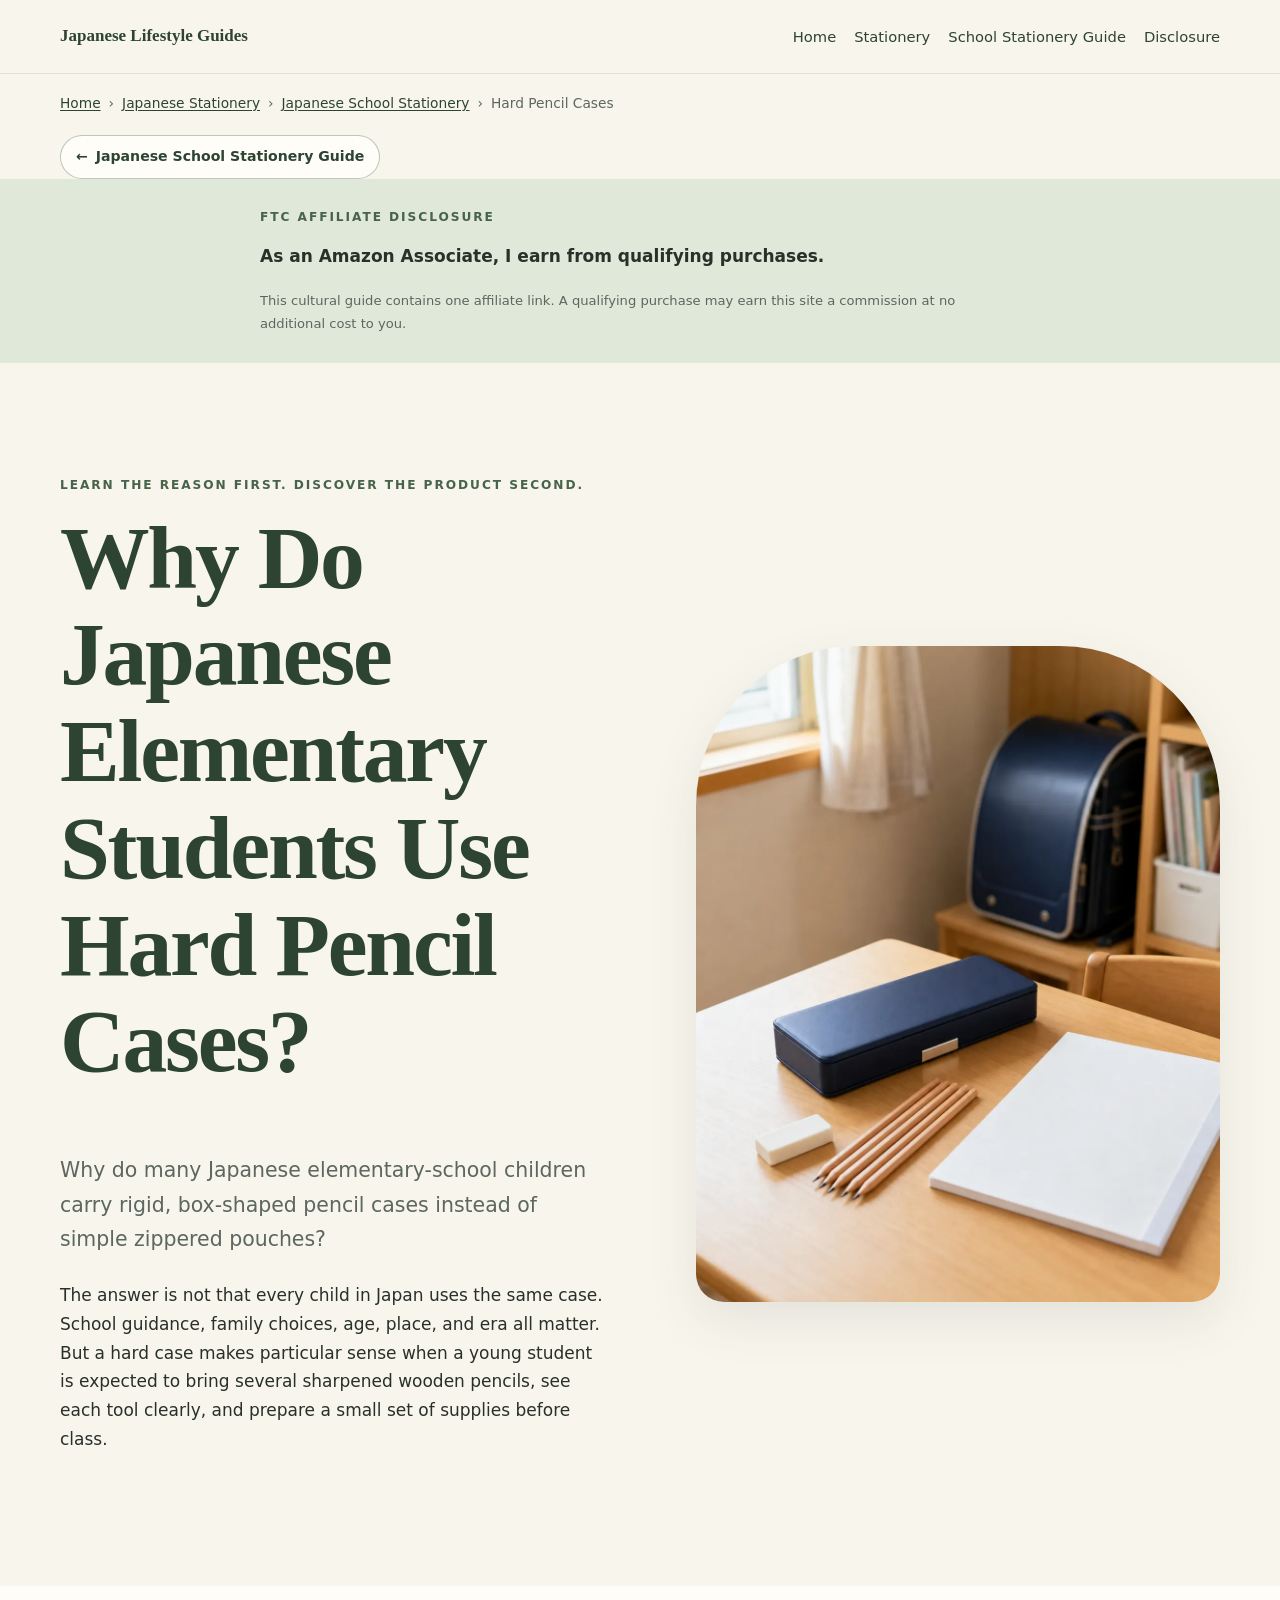
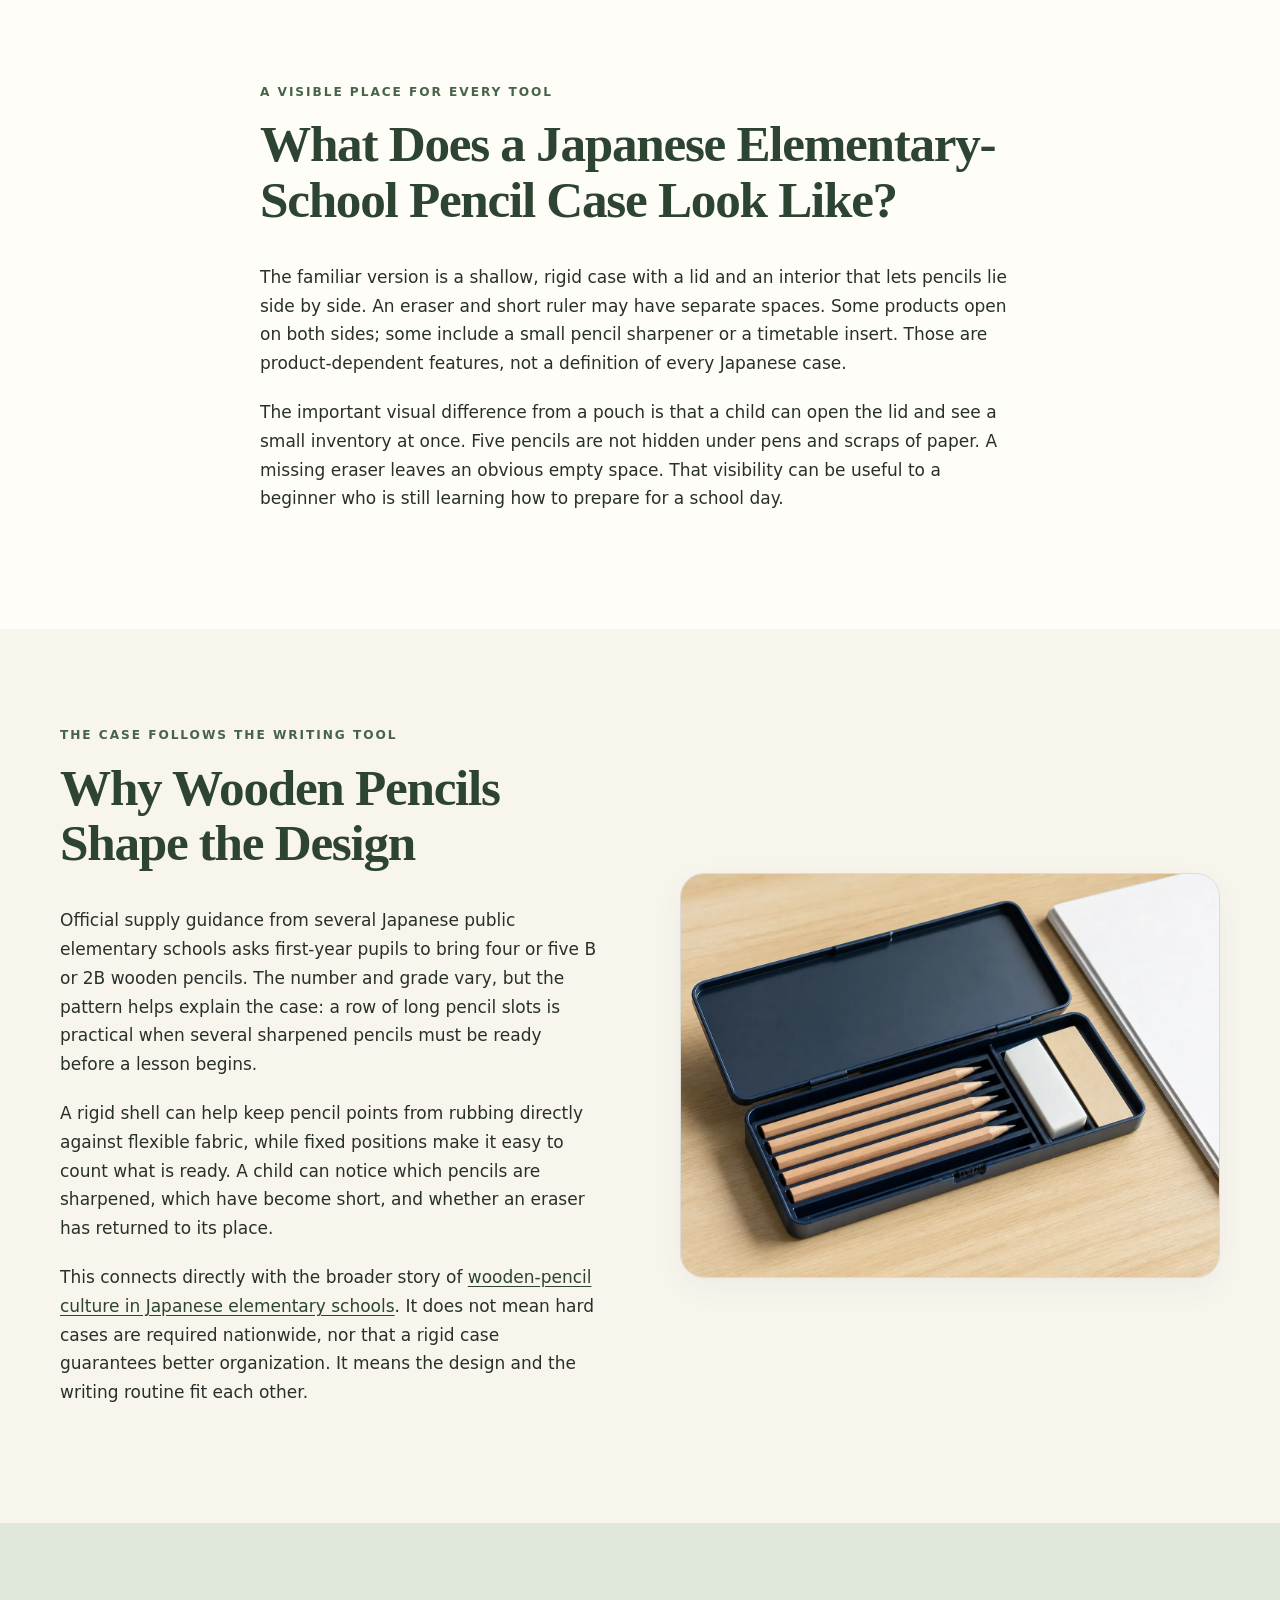
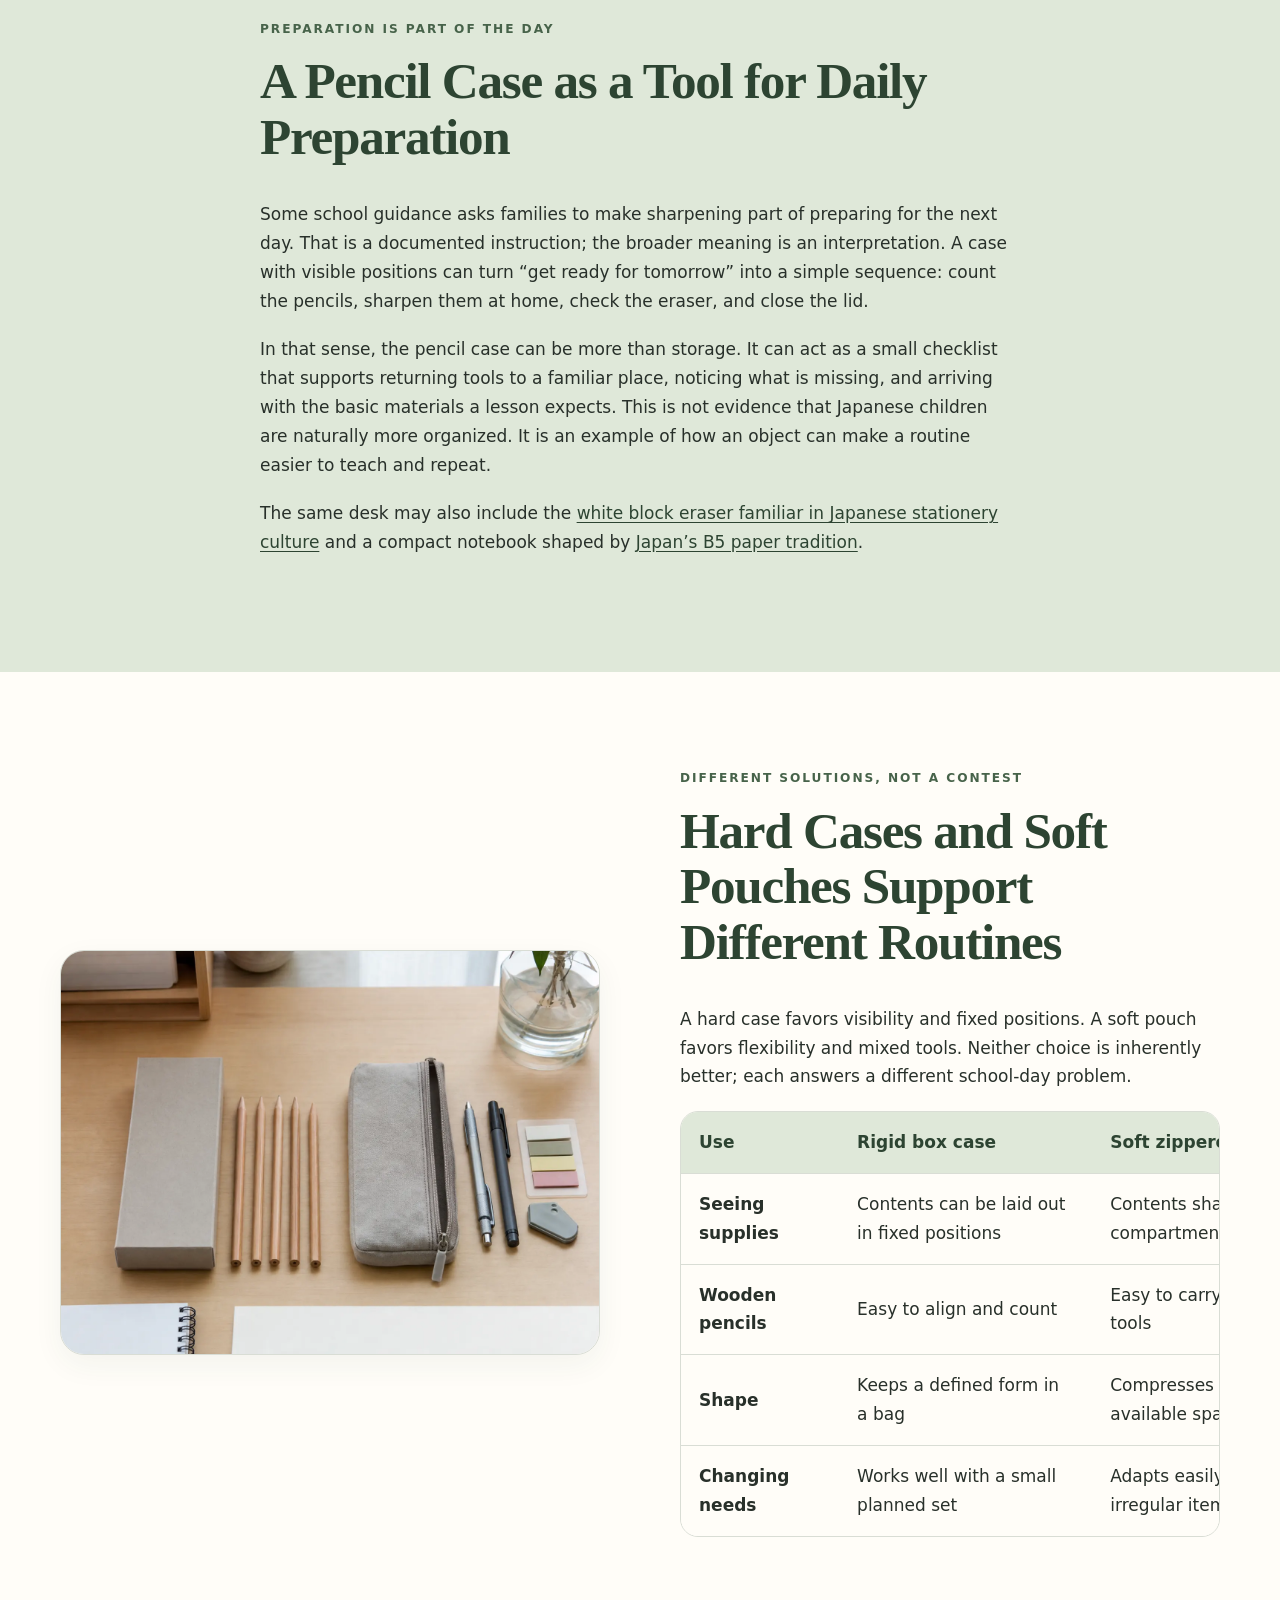
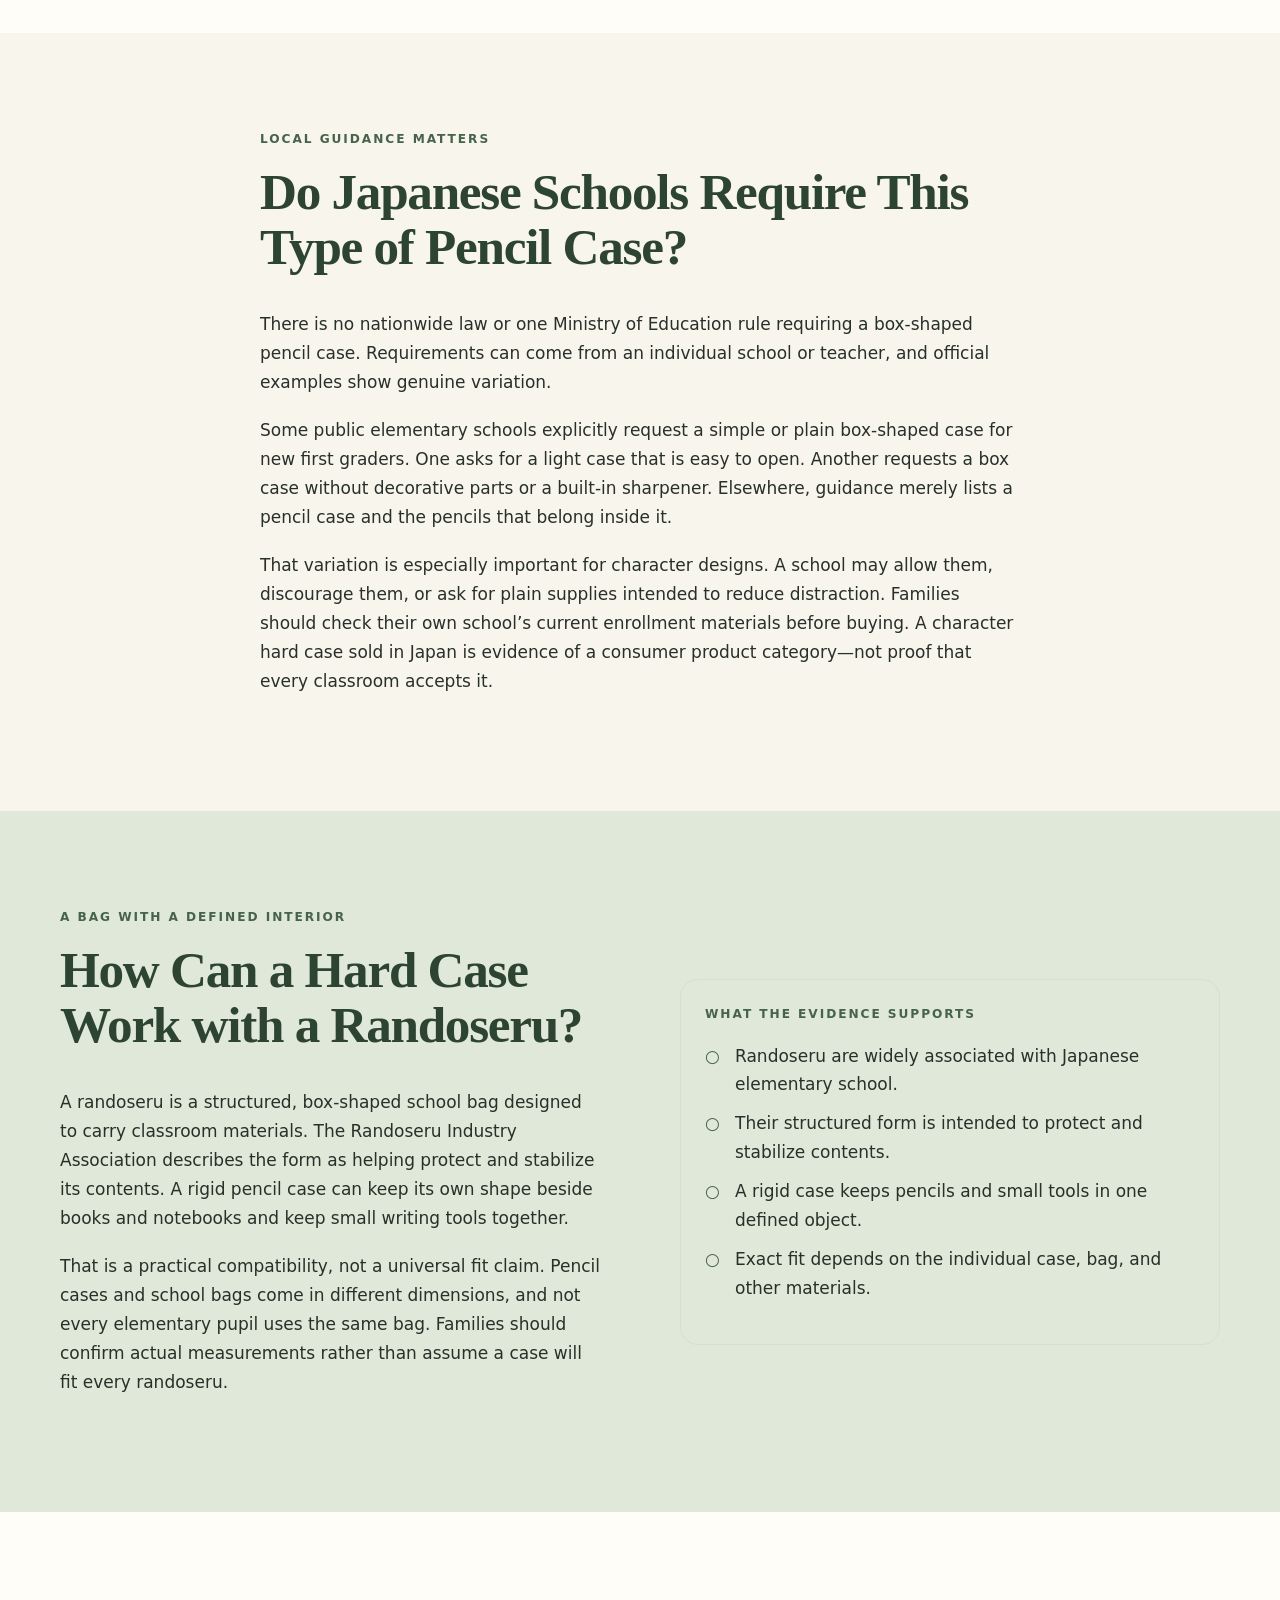
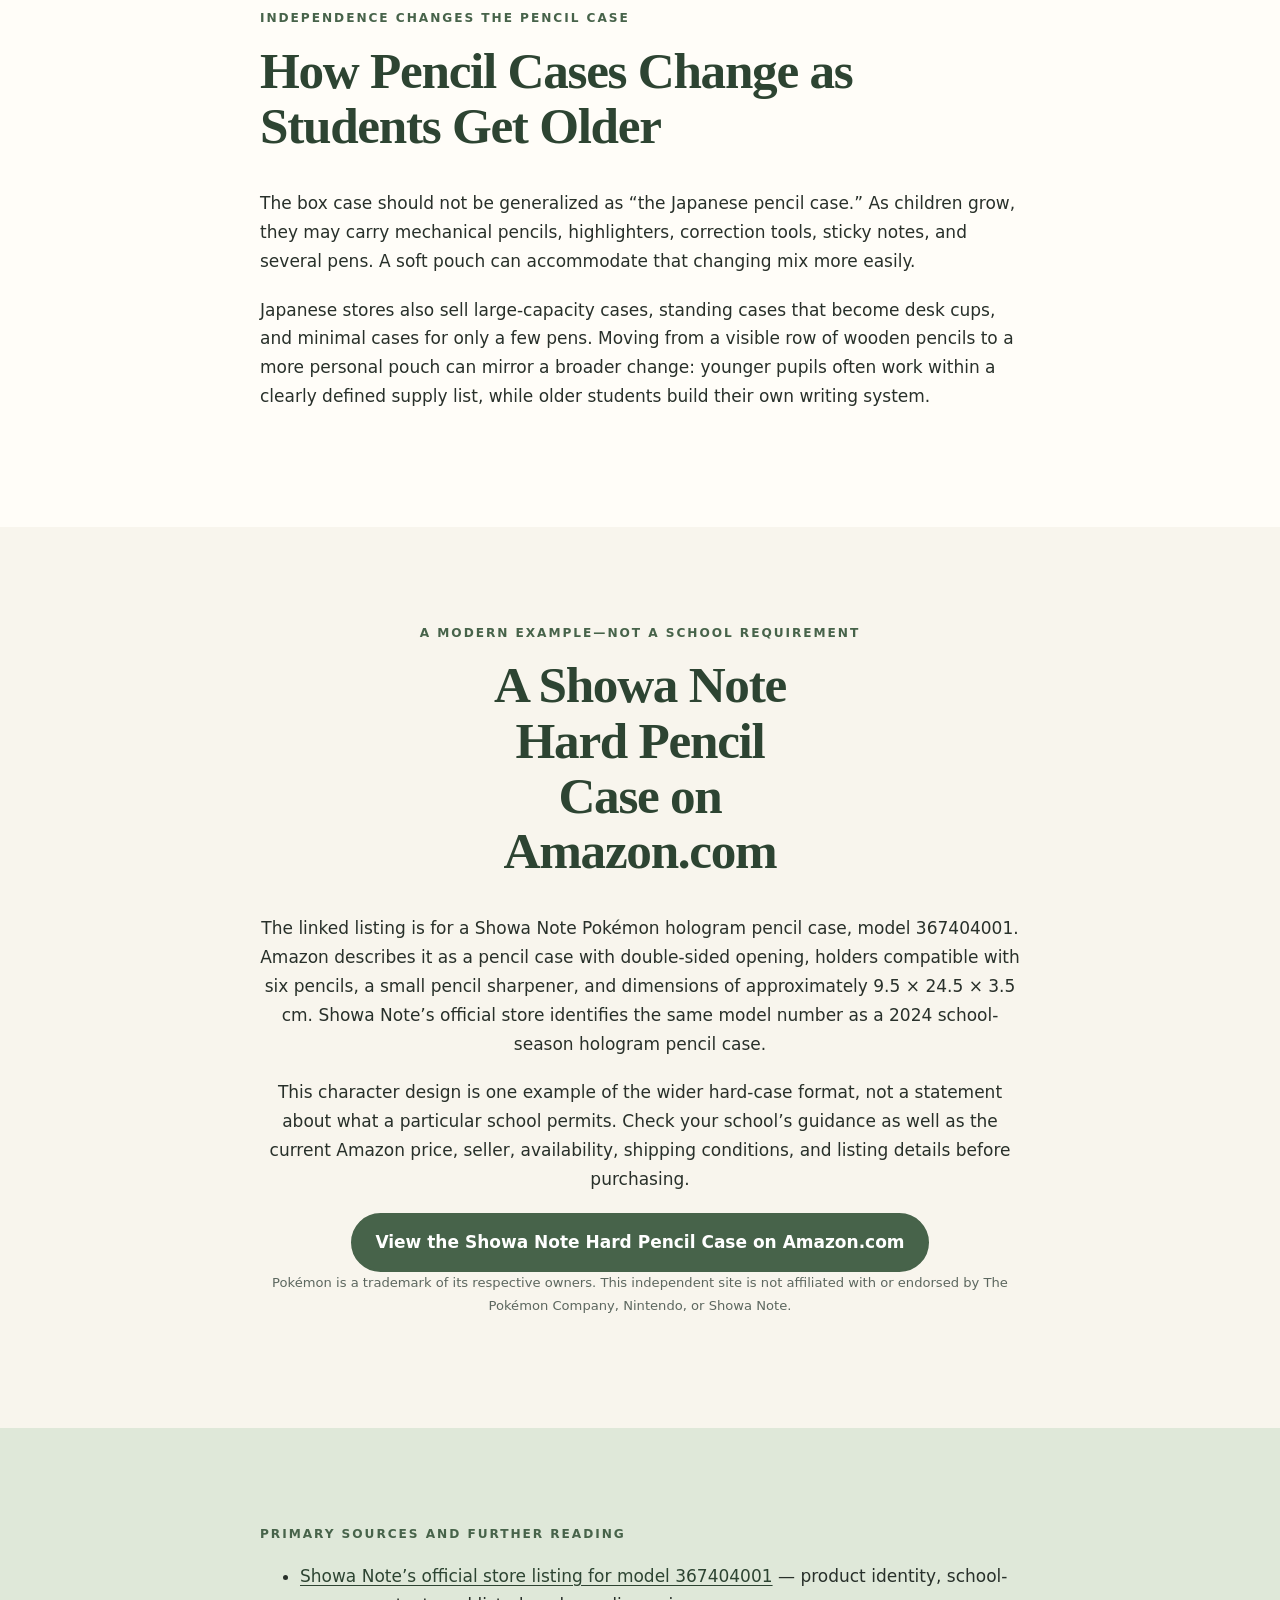
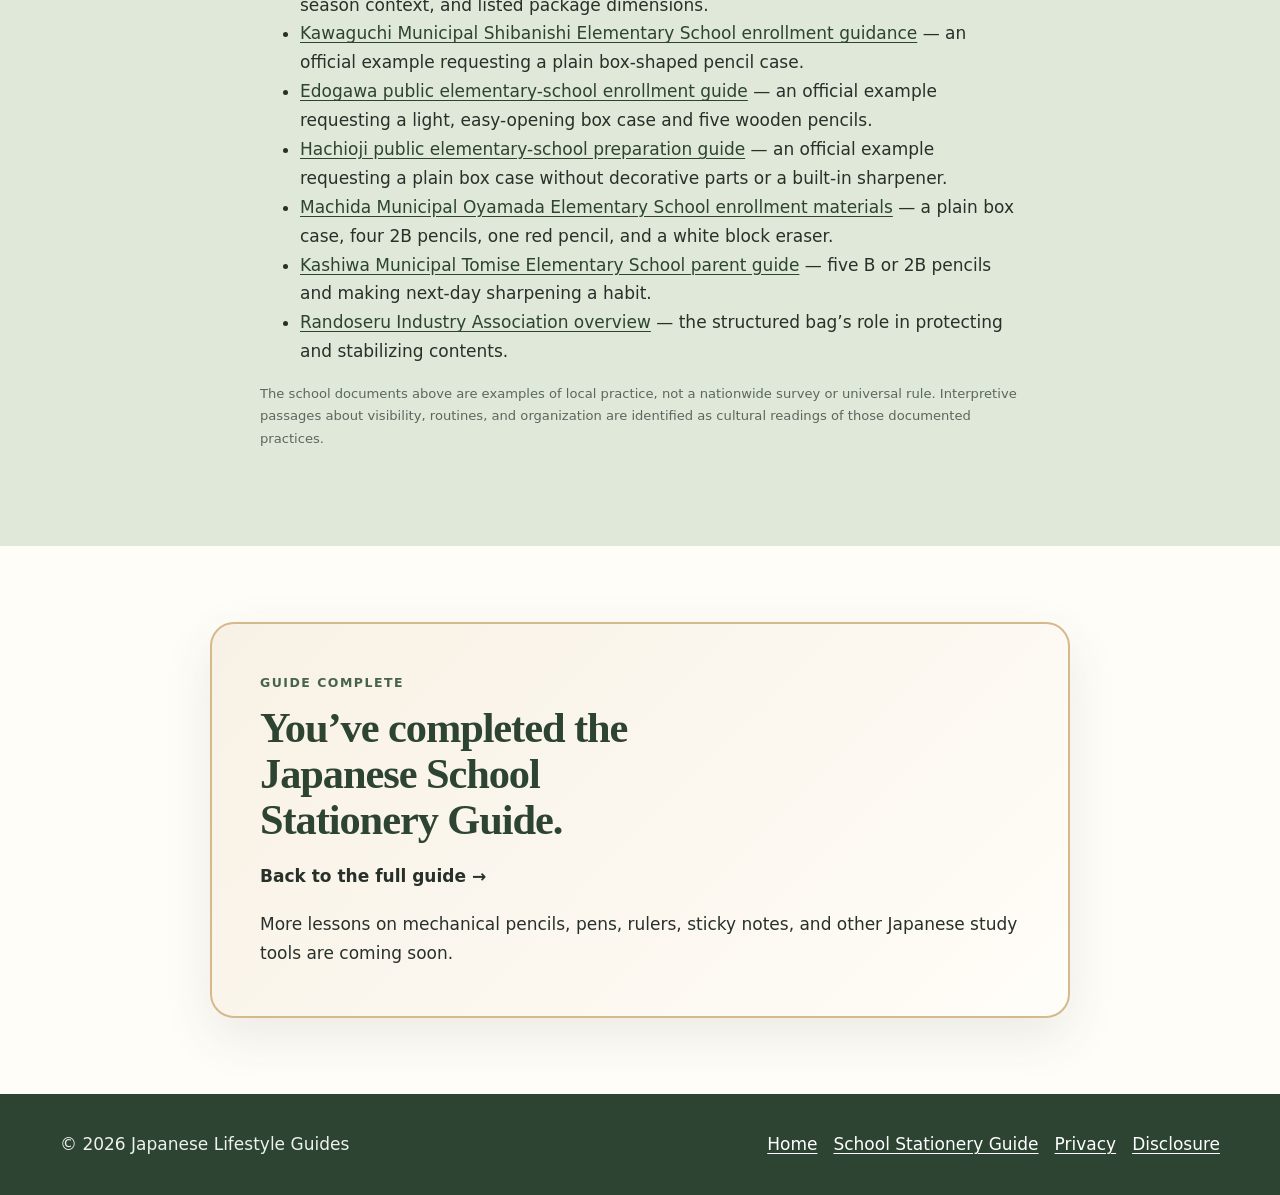
<file: why-japanese-students-use-hard-pencil-cases.html>
<!doctype html>
<html lang="en">
<head>
  <meta charset="utf-8">
  <meta name="viewport" content="width=device-width, initial-scale=1">
  <title>Why Japanese Elementary Students Use Hard Pencil Cases</title>
  <meta name="description" content="Learn why box-shaped hard pencil cases, wooden pencils, daily preparation, and school-specific rules often meet in Japanese elementary-school stationery.">
  <link rel="canonical" href="https://bugm79-sketch.github.io/amazon-guide/why-japanese-students-use-hard-pencil-cases.html">
  <link rel="icon" href="assets/favicon.svg" type="image/svg+xml">
  <link rel="stylesheet" href="styles.css?v=20260726-hard-case">
  <meta property="og:type" content="article">
  <meta property="og:title" content="Why Do Japanese Elementary Students Use Hard Pencil Cases?">
  <meta property="og:description" content="The school culture behind Japan’s familiar box-shaped pencil case—and why the answer begins with wooden pencils and daily preparation.">
  <meta property="og:url" content="https://bugm79-sketch.github.io/amazon-guide/why-japanese-students-use-hard-pencil-cases.html">
  <meta property="og:image" content="https://bugm79-sketch.github.io/amazon-guide/assets/images/japanese-hard-pencil-case-school-desk.webp">
  <meta property="og:image:width" content="1086">
  <meta property="og:image:height" content="1448">
  <meta property="og:image:alt" content="Plain hard pencil case, wooden pencils, white eraser, and B5 notebook on a Japanese elementary-school study desk">
  <meta property="article:published_time" content="2026-07-26">
  <meta property="article:modified_time" content="2026-07-26">
  <meta name="twitter:card" content="summary_large_image">
  <meta name="twitter:title" content="Why Do Japanese Elementary Students Use Hard Pencil Cases?">
  <meta name="twitter:description" content="Understand the Japanese school culture behind rigid pencil cases, wooden pencils, and preparing tools for class.">
  <meta name="twitter:image" content="https://bugm79-sketch.github.io/amazon-guide/assets/images/japanese-hard-pencil-case-school-desk.webp">
  <script type="application/ld+json">
    {"@context":"https://schema.org","@graph":[{"@type":"BlogPosting","headline":"Why Do Japanese Elementary Students Use Hard Pencil Cases?","description":"A cultural guide to box-shaped hard pencil cases, wooden pencils, daily preparation, and school-specific stationery guidance in Japanese elementary schools.","datePublished":"2026-07-26","dateModified":"2026-07-26","mainEntityOfPage":"https://bugm79-sketch.github.io/amazon-guide/why-japanese-students-use-hard-pencil-cases.html","image":[{"@type":"ImageObject","url":"https://bugm79-sketch.github.io/amazon-guide/assets/images/japanese-hard-pencil-case-school-desk.webp","width":1086,"height":1448},{"@type":"ImageObject","url":"https://bugm79-sketch.github.io/amazon-guide/assets/images/open-hard-pencil-case-organization.webp","width":1448,"height":1086},{"@type":"ImageObject","url":"https://bugm79-sketch.github.io/amazon-guide/assets/images/hard-pencil-case-vs-zippered-pouch.webp","width":1448,"height":1086}],"author":{"@type":"Organization","name":"Japanese Lifestyle Guides"},"publisher":{"@type":"Organization","name":"Japanese Lifestyle Guides"}},{"@type":"BreadcrumbList","itemListElement":[{"@type":"ListItem","position":1,"name":"Home","item":"https://bugm79-sketch.github.io/amazon-guide/"},{"@type":"ListItem","position":2,"name":"Japanese Stationery","item":"https://bugm79-sketch.github.io/amazon-guide/japanese-stationery.html"},{"@type":"ListItem","position":3,"name":"Japanese School Stationery","item":"https://bugm79-sketch.github.io/amazon-guide/japanese-school-stationery/"},{"@type":"ListItem","position":4,"name":"Hard Pencil Case Culture","item":"https://bugm79-sketch.github.io/amazon-guide/why-japanese-students-use-hard-pencil-cases.html"}]}]}
  </script>
</head>
<body>
  <a class="skip-link" href="#main">Skip to content</a>
  <header class="site-header"><div class="container"><a class="brand" href="index.html">Japanese Lifestyle Guides</a><nav class="site-nav" aria-label="Main navigation"><a href="index.html">Home</a><a href="japanese-stationery.html">Stationery</a><a href="japanese-school-stationery/">School Stationery Guide</a><a href="disclosure.html">Disclosure</a></nav></div></header>
  <main id="main">
    <nav class="container breadcrumbs" aria-label="Breadcrumb"><a href="index.html">Home</a><span aria-hidden="true">›</span><a href="japanese-stationery.html">Japanese Stationery</a><span aria-hidden="true">›</span><a href="japanese-school-stationery/">Japanese School Stationery</a><span aria-hidden="true">›</span><span>Hard Pencil Cases</span></nav>
    <div class="container series-top-wrap"><a class="series-top-link" href="japanese-school-stationery/"><span aria-hidden="true">←</span> Japanese School Stationery Guide</a></div>
    <section class="section sage disclosure-strip"><div class="narrow"><p class="eyebrow">FTC affiliate disclosure</p><p><strong>As an Amazon Associate, I earn from qualifying purchases.</strong></p><p class="tiny">This cultural guide contains one affiliate link. A qualifying purchase may earn this site a commission at no additional cost to you.</p></div></section>
    <article>
      <section class="hero"><div class="container hero-grid">
        <div class="hero-copy"><p class="eyebrow">Learn the reason first. Discover the product second.</p><h1>Why Do Japanese Elementary Students Use Hard Pencil Cases?</h1><p class="lede">Why do many Japanese elementary-school children carry rigid, box-shaped pencil cases instead of simple zippered pouches?</p><p>The answer is not that every child in Japan uses the same case. School guidance, family choices, age, place, and era all matter. But a hard case makes particular sense when a young student is expected to bring several sharpened wooden pencils, see each tool clearly, and prepare a small set of supplies before class.</p></div>
        <div class="hero-art"><img src="assets/images/japanese-hard-pencil-case-school-desk.webp" width="1086" height="1448" alt="Plain hard pencil case, five wooden pencils, white eraser, and B5 notebook on a Japanese elementary-school study desk" fetchpriority="high" decoding="async"></div>
      </div></section>

      <section class="section soft"><div class="narrow"><p class="eyebrow">A visible place for every tool</p><h2>What Does a Japanese Elementary-School Pencil Case Look Like?</h2><p>The familiar version is a shallow, rigid case with a lid and an interior that lets pencils lie side by side. An eraser and short ruler may have separate spaces. Some products open on both sides; some include a small pencil sharpener or a timetable insert. Those are product-dependent features, not a definition of every Japanese case.</p><p>The important visual difference from a pouch is that a child can open the lid and see a small inventory at once. Five pencils are not hidden under pens and scraps of paper. A missing eraser leaves an obvious empty space. That visibility can be useful to a beginner who is still learning how to prepare for a school day.</p></div></section>

      <section class="section"><div class="container experience-grid">
        <div><p class="eyebrow">The case follows the writing tool</p><h2>Why Wooden Pencils Shape the Design</h2><p>Official supply guidance from several Japanese public elementary schools asks first-year pupils to bring four or five B or 2B wooden pencils. The number and grade vary, but the pattern helps explain the case: a row of long pencil slots is practical when several sharpened pencils must be ready before a lesson begins.</p><p>A rigid shell can help keep pencil points from rubbing directly against flexible fabric, while fixed positions make it easy to count what is ready. A child can notice which pencils are sharpened, which have become short, and whether an eraser has returned to its place.</p><p>This connects directly with the broader story of <a href="tombow-8900-japanese-pencil.html">wooden-pencil culture in Japanese elementary schools</a>. It does not mean hard cases are required nationwide, nor that a rigid case guarantees better organization. It means the design and the writing routine fit each other.</p></div>
        <div><img class="card lifestyle-image" src="assets/images/open-hard-pencil-case-organization.webp" width="1448" height="1086" alt="Open unbranded hard pencil case with five wooden pencils, a white eraser, and a plain short ruler arranged in separate spaces" loading="lazy" decoding="async"></div>
      </div></section>

      <section class="section sage"><div class="narrow"><p class="eyebrow">Preparation is part of the day</p><h2>A Pencil Case as a Tool for Daily Preparation</h2><p>Some school guidance asks families to make sharpening part of preparing for the next day. That is a documented instruction; the broader meaning is an interpretation. A case with visible positions can turn “get ready for tomorrow” into a simple sequence: count the pencils, sharpen them at home, check the eraser, and close the lid.</p><p>In that sense, the pencil case can be more than storage. It can act as a small checklist that supports returning tools to a familiar place, noticing what is missing, and arriving with the basic materials a lesson expects. This is not evidence that Japanese children are naturally more organized. It is an example of how an object can make a routine easier to teach and repeat.</p><p>The same desk may also include the <a href="tombow-mono-eraser-japanese-culture.html">white block eraser familiar in Japanese stationery culture</a> and a compact notebook shaped by <a href="japanese-a4-b5-notebooks.html">Japan’s B5 paper tradition</a>.</p></div></section>

      <section class="section soft"><div class="container style-grid">
        <div><img class="card lifestyle-image" src="assets/images/hard-pencil-case-vs-zippered-pouch.webp" width="1448" height="1086" alt="Plain rigid pencil case with aligned wooden pencils compared with a soft zippered pouch and varied writing tools" loading="lazy" decoding="async"></div>
        <div><p class="eyebrow">Different solutions, not a contest</p><h2>Hard Cases and Soft Pouches Support Different Routines</h2><p>A hard case favors visibility and fixed positions. A soft pouch favors flexibility and mixed tools. Neither choice is inherently better; each answers a different school-day problem.</p><div class="comparison-wrap"><table class="comparison-table"><thead><tr><th scope="col">Use</th><th scope="col">Rigid box case</th><th scope="col">Soft zippered pouch</th></tr></thead><tbody><tr><th scope="row">Seeing supplies</th><td>Contents can be laid out in fixed positions</td><td>Contents share a flexible compartment</td></tr><tr><th scope="row">Wooden pencils</th><td>Easy to align and count</td><td>Easy to carry with varied tools</td></tr><tr><th scope="row">Shape</th><td>Keeps a defined form in a bag</td><td>Compresses around available space</td></tr><tr><th scope="row">Changing needs</th><td>Works well with a small planned set</td><td>Adapts easily to pens and irregular items</td></tr></tbody></table></div></div>
      </div></section>

      <section class="section"><div class="narrow"><p class="eyebrow">Local guidance matters</p><h2>Do Japanese Schools Require This Type of Pencil Case?</h2><p>There is no nationwide law or one Ministry of Education rule requiring a box-shaped pencil case. Requirements can come from an individual school or teacher, and official examples show genuine variation.</p><p>Some public elementary schools explicitly request a simple or plain box-shaped case for new first graders. One asks for a light case that is easy to open. Another requests a box case without decorative parts or a built-in sharpener. Elsewhere, guidance merely lists a pencil case and the pencils that belong inside it.</p><p>That variation is especially important for character designs. A school may allow them, discourage them, or ask for plain supplies intended to reduce distraction. Families should check their own school’s current enrollment materials before buying. A character hard case sold in Japan is evidence of a consumer product category—not proof that every classroom accepts it.</p></div></section>

      <section class="section sage"><div class="container fit-grid">
        <div><p class="eyebrow">A bag with a defined interior</p><h2>How Can a Hard Case Work with a Randoseru?</h2><p>A randoseru is a structured, box-shaped school bag designed to carry classroom materials. The Randoseru Industry Association describes the form as helping protect and stabilize its contents. A rigid pencil case can keep its own shape beside books and notebooks and keep small writing tools together.</p><p>That is a practical compatibility, not a universal fit claim. Pencil cases and school bags come in different dimensions, and not every elementary pupil uses the same bag. Families should confirm actual measurements rather than assume a case will fit every randoseru.</p></div>
        <div class="note-card"><p class="eyebrow">What the evidence supports</p><ul class="check-list"><li>Randoseru are widely associated with Japanese elementary school.</li><li>Their structured form is intended to protect and stabilize contents.</li><li>A rigid case keeps pencils and small tools in one defined object.</li><li>Exact fit depends on the individual case, bag, and other materials.</li></ul></div>
      </div></section>

      <section class="section soft"><div class="narrow"><p class="eyebrow">Independence changes the pencil case</p><h2>How Pencil Cases Change as Students Get Older</h2><p>The box case should not be generalized as “the Japanese pencil case.” As children grow, they may carry mechanical pencils, highlighters, correction tools, sticky notes, and several pens. A soft pouch can accommodate that changing mix more easily.</p><p>Japanese stores also sell large-capacity cases, standing cases that become desk cups, and minimal cases for only a few pens. Moving from a visible row of wooden pencils to a more personal pouch can mirror a broader change: younger pupils often work within a clearly defined supply list, while older students build their own writing system.</p></div></section>

      <section class="section"><div class="narrow final-cta"><p class="eyebrow">A modern example—not a school requirement</p><h2>A Showa Note Hard Pencil Case on Amazon.com</h2><p>The linked listing is for a Showa Note Pokémon hologram pencil case, model 367404001. Amazon describes it as a pencil case with double-sided opening, holders compatible with six pencils, a small pencil sharpener, and dimensions of approximately 9.5 × 24.5 × 3.5 cm. Showa Note’s official store identifies the same model number as a 2024 school-season hologram pencil case.</p><p>This character design is one example of the wider hard-case format, not a statement about what a particular school permits. Check your school’s guidance as well as the current Amazon price, seller, availability, shipping conditions, and listing details before purchasing.</p><a class="button" href="https://www.amazon.com/Showa-Note-367404001-Notebook-Hologram/dp/B0CH39KXGC?crid=105WSPTW9Q74X&amp;dib=eyJ2IjoiMSJ9.[base64].Yq_WF1tXTXg8wOWaAl43eyKCMLc46NIPq23ZR3WxaK4&amp;dib_tag=se&amp;keywords=%E7%AD%86%E7%AE%B1&amp;qid=1785051733&amp;sprefix=%E7%AD%86%E7%AE%B1%2Caps%2C288&amp;sr=8-6&amp;th=1&amp;linkCode=ll2&amp;tag=magu0f-20&amp;linkId=f4630988f41925aac88f35f9e944407a&amp;language=en_US&amp;ref_=as_li_ss_tl" target="_blank" rel="sponsored nofollow noopener">View the Showa Note Hard Pencil Case on Amazon.com</a><p class="tiny trademark-note">Pokémon is a trademark of its respective owners. This independent site is not affiliated with or endorsed by The Pokémon Company, Nintendo, or Showa Note.</p></div></section>

      <section class="section sage"><div class="narrow source-note"><p class="eyebrow">Primary Sources and Further Reading</p><ul>
        <li><a href="https://item.rakuten.co.jp/showanote/367404001/" target="_blank" rel="noopener noreferrer">Showa Note’s official store listing for model 367404001</a> — product identity, school-season context, and listed package dimensions.</li>
        <li><a href="https://shibanishi-es.sakura.ne.jp/archives/8820" target="_blank" rel="noopener noreferrer">Kawaguchi Municipal Shibanishi Elementary School enrollment guidance</a> — an official example requesting a plain box-shaped pencil case.</li>
        <li><a href="https://edogawa.schoolweb.ne.jp/1310040/download/document/18240270?tm=20260212183135" target="_blank" rel="noopener noreferrer">Edogawa public elementary-school enrollment guide</a> — an official example requesting a light, easy-opening box case and five wooden pencils.</li>
        <li><a href="https://hachioji-school.ed.jp/haske/download/document/18014021?tm=20251226085012" target="_blank" rel="noopener noreferrer">Hachioji public elementary-school preparation guide</a> — an official example requesting a plain box case without decorative parts or a built-in sharpener.</li>
        <li><a href="https://machida.schoolweb.ne.jp/1310200/download/document/10370587" target="_blank" rel="noopener noreferrer">Machida Municipal Oyamada Elementary School enrollment materials</a> — a plain box case, four 2B pencils, one red pencil, and a white block eraser.</li>
        <li><a href="https://kashiwa.ed.jp/tomise-e/wysiwyg/file/download/1/10835" target="_blank" rel="noopener noreferrer">Kashiwa Municipal Tomise Elementary School parent guide</a> — five B or 2B pencils and making next-day sharpening a habit.</li>
        <li><a href="https://www.randoseru.gr.jp/about/gaiyou.html" target="_blank" rel="noopener noreferrer">Randoseru Industry Association overview</a> — the structured bag’s role in protecting and stabilizing contents.</li>
      </ul><p class="tiny">The school documents above are examples of local practice, not a nationwide survey or universal rule. Interpretive passages about visibility, routines, and organization are identified as cultural readings of those documented practices.</p></div></section>

      <nav class="lesson-navigation" aria-label="Series completion navigation"><a class="lesson-card lesson-card-complete" href="japanese-school-stationery/"><span class="lesson-label">Guide complete</span><h2>You’ve completed the Japanese School Stationery Guide.</h2><p><strong>Back to the full guide →</strong></p><p>More lessons on mechanical pencils, pens, rulers, sticky notes, and other Japanese study tools are coming soon.</p></a></nav>
    </article>
  </main>
  <footer class="site-footer"><div class="container footer-row"><p>© 2026 Japanese Lifestyle Guides</p><div class="footer-links"><a href="index.html">Home</a><a href="japanese-school-stationery/">School Stationery Guide</a><a href="privacy.html">Privacy</a><a href="disclosure.html">Disclosure</a></div></div></footer>
  <script src="script.js" defer></script>
</body>
</html>
</file>
<file: styles.css>
:root {
  --matcha: #47634a;
  --matcha-dark: #2d4432;
  --sage: #dfe8d9;
  --cream: #f8f5ed;
  --paper: #fffdf8;
  --wood: #d5b98d;
  --charcoal: #28302a;
  --muted: #5c675f;
  --line: #d9ddd5;
  --shadow: 0 18px 50px rgba(45, 68, 50, .1);
  --radius: 24px;
}

* { box-sizing: border-box; }
html { scroll-behavior: smooth; }
body {
  margin: 0;
  color: var(--charcoal);
  background: var(--cream);
  font-family: Inter, ui-sans-serif, system-ui, -apple-system, BlinkMacSystemFont, "Segoe UI", sans-serif;
  font-size: 17px;
  line-height: 1.7;
}
img { display: block; max-width: 100%; height: auto; }
a { color: var(--matcha-dark); text-underline-offset: .18em; }
a:hover { color: var(--matcha); }
h1, h2, h3 {
  margin: 0 0 .7em;
  color: var(--matcha-dark);
  font-family: Georgia, "Times New Roman", serif;
  line-height: 1.08;
  letter-spacing: -.025em;
}
h1 { font-size: clamp(2.8rem, 7vw, 5.8rem); max-width: 12ch; }
h2 { font-size: clamp(2rem, 4vw, 3.4rem); }
h3 { font-size: clamp(1.4rem, 2vw, 1.85rem); }
p { margin: 0 0 1.15em; }
.container { width: min(1160px, calc(100% - 40px)); margin-inline: auto; }
.narrow { width: min(760px, calc(100% - 40px)); margin-inline: auto; }
.skip-link { position: absolute; left: -999px; top: 8px; }
.skip-link:focus { left: 8px; z-index: 10; padding: 10px 16px; background: white; }
.site-header { padding: 22px 0; border-bottom: 1px solid rgba(71, 99, 74, .14); }
.site-header .container, .site-footer .footer-row { display: flex; align-items: center; justify-content: space-between; gap: 24px; }
.brand { font-family: Georgia, serif; font-weight: 700; text-decoration: none; }
.site-nav { display: flex; flex-wrap: wrap; gap: 18px; font-size: .92rem; }
.site-nav a { text-decoration: none; }
.eyebrow { color: var(--matcha); font-size: .76rem; font-weight: 800; letter-spacing: .16em; text-transform: uppercase; }
.hero { padding: clamp(56px, 9vw, 112px) 0; }
.hero-grid { display: grid; grid-template-columns: 1.02fr .98fr; gap: clamp(36px, 7vw, 90px); align-items: center; }
.hero-copy .lede { max-width: 58ch; color: var(--muted); font-size: clamp(1.05rem, 2vw, 1.28rem); }
.hero-art { overflow: hidden; border-radius: 160px 160px 28px 28px; box-shadow: var(--shadow); }
.hero-art img { width: 100%; aspect-ratio: 4 / 5; object-fit: cover; }
.button {
  display: inline-flex; align-items: center; justify-content: center; min-height: 52px;
  padding: 13px 22px; border: 2px solid var(--matcha); border-radius: 999px;
  background: var(--matcha); color: white; font-weight: 750; text-align: center; text-decoration: none;
}
.button:hover { background: var(--matcha-dark); color: white; }
.button[aria-disabled="true"] { cursor: not-allowed; border-color: #a7afa5; background: #a7afa5; color: #fff; }
.link-note { display: block; margin-top: 8px; color: var(--muted); font-size: .82rem; }
.section { padding: clamp(56px, 8vw, 96px) 0; }
.section-head { max-width: 720px; margin-bottom: 34px; }
.soft { background: var(--paper); }
.sage { background: var(--sage); }
.card-grid { display: grid; grid-template-columns: repeat(2, 1fr); gap: 22px; }
.card { overflow: hidden; border: 1px solid var(--line); border-radius: var(--radius); background: var(--paper); box-shadow: 0 10px 30px rgba(45,68,50,.055); }
.card > img { width: 100%; aspect-ratio: 4 / 3; object-fit: cover; }
.card-body { padding: 26px; }
.card .tag { display: inline-block; margin-bottom: 14px; padding: 5px 11px; border-radius: 999px; background: var(--sage); color: var(--matcha-dark); font-size: .75rem; font-weight: 800; }
.featured-card { display: grid; grid-template-columns: 1fr 1fr; align-items: stretch; }
.featured-card img { width: 100%; height: 100%; object-fit: cover; }
.featured-guides { display: grid; gap: 24px; }
.category-grid { display: grid; grid-template-columns: repeat(3, 1fr); gap: 15px; }
.category { display: block; min-height: 112px; padding: 22px; border: 1px solid var(--line); border-radius: 18px; background: var(--paper); }
.category small { display: block; color: var(--muted); }
.category-available {
  cursor: pointer;
  border-color: rgba(71, 99, 74, .35);
  background: linear-gradient(135deg, var(--paper), #f0f5ec);
  box-shadow: 0 8px 22px rgba(45, 68, 50, .11);
  color: var(--matcha-dark);
  text-decoration: none;
  transition: transform .2s ease, box-shadow .2s ease, border-color .2s ease;
}
.category-available small { color: var(--matcha); font-weight: 750; }
.category-available:hover {
  transform: translateY(-4px);
  border-color: var(--matcha);
  box-shadow: 0 14px 30px rgba(45, 68, 50, .16);
  color: var(--matcha-dark);
}
.category-available:focus-visible { outline: 3px solid var(--wood); outline-offset: 4px; }
.category-coming-soon { cursor: default; background: rgba(255, 253, 248, .62); color: #616a63; box-shadow: none; }
.category-coming-soon small { display: inline-block; margin-top: 4px; padding: 2px 9px; border-radius: 999px; background: #eceee9; font-size: .78rem; }
.product { display: grid; grid-template-columns: .85fr 1.15fr; }
.product img { width: 100%; height: 100%; min-height: 360px; object-fit: cover; }
.facts { display: grid; grid-template-columns: 1fr 1fr; gap: 18px; margin: 22px 0; }
.facts div { padding-top: 14px; border-top: 1px solid var(--line); }
.facts strong { display: block; color: var(--matcha-dark); }
.style-grid, .routine { display: grid; grid-template-columns: repeat(2, 1fr); gap: clamp(30px, 7vw, 80px); align-items: center; }
.style-grid > *, .routine > *, .experience-grid > *, .fit-grid > * { min-width: 0; }
.lifestyle-image { width: 100%; aspect-ratio: 4 / 3; object-fit: cover; }
.summary-photo { display: grid; grid-template-columns: 1.25fr .75fr; overflow: hidden; border-radius: var(--radius); background: var(--cream); box-shadow: var(--shadow); }
.summary-photo > img { width: 100%; height: 100%; min-height: 440px; object-fit: cover; }
.summary-copy { align-self: center; padding: clamp(28px, 5vw, 58px); }
.check-list { padding: 0; list-style: none; }
.check-list li { position: relative; margin: 10px 0; padding-left: 30px; }
.check-list li::before { position: absolute; left: 0; content: "○"; color: var(--matcha); font-weight: 800; }
.steps { margin: 0; padding: 0; list-style: none; counter-reset: steps; }
.steps li { position: relative; min-height: 52px; margin: 0 0 15px; padding: 12px 14px 12px 62px; border-radius: 14px; background: var(--paper); counter-increment: steps; }
.steps li::before { position: absolute; left: 12px; top: 9px; content: counter(steps); display: grid; width: 38px; height: 38px; place-items: center; border-radius: 50%; background: var(--matcha); color: white; font-weight: 800; }
.faq details { margin-bottom: 12px; padding: 18px 20px; border: 1px solid var(--line); border-radius: 14px; background: var(--paper); }
.faq summary { cursor: pointer; color: var(--matcha-dark); font-weight: 800; }
.faq details p { margin: 12px 0 0; }
.disclosure-box { padding: clamp(24px, 5vw, 42px); border: 2px solid var(--matcha); border-radius: var(--radius); background: var(--paper); }
.legal h1 { max-width: none; font-size: clamp(2.6rem, 6vw, 4.5rem); }
.legal h2 { margin-top: 1.5em; font-size: 1.8rem; }
.site-footer { padding: 36px 0; background: var(--matcha-dark); color: #eef2eb; }
.site-footer a { color: white; }
.site-footer p { margin: 0; }
.footer-links { display: flex; flex-wrap: wrap; gap: 16px; }
.tiny { font-size: .82rem; color: var(--muted); }
.compact-disclosure p:last-child { margin-bottom: 0; }
.breadcrumb { display: flex; flex-wrap: wrap; gap: 8px; padding-top: 22px; color: var(--muted); font-size: .84rem; }
.stationery-roadmap { width: min(900px, 100%); margin: 0 auto; padding: 0; list-style: none; }
.roadmap-step {
  position: relative; display: grid; grid-template-columns: 84px 1fr; gap: clamp(20px, 4vw, 42px);
  margin-bottom: 58px; padding: clamp(26px, 5vw, 48px); border: 1px solid var(--line);
  border-radius: var(--radius); background: var(--paper); box-shadow: var(--shadow);
}
.roadmap-step:not(:last-child)::after { position: absolute; bottom: -51px; left: 50%; content: "↓"; color: var(--matcha); font-size: 2rem; font-weight: 800; transform: translateX(-50%); }
.roadmap-step h2 { max-width: 19ch; font-size: clamp(1.75rem, 3.5vw, 2.65rem); }
.roadmap-step h2 a { text-decoration-thickness: .06em; text-decoration-color: rgba(71, 99, 74, .3); }
.step-marker { display: grid; width: 76px; height: 76px; place-content: center; border-radius: 50%; background: var(--matcha); color: white; text-align: center; line-height: 1; }
.step-marker small { font-size: .65rem; font-weight: 800; letter-spacing: .14em; text-transform: uppercase; }
.step-marker strong { margin-top: 4px; font-family: Georgia, serif; font-size: 2rem; }
.roadmap-link { font-weight: 800; }
.coming-soon-grid { display: grid; grid-template-columns: repeat(4, 1fr); gap: 14px; }
.coming-soon-grid span { padding: 18px 14px; border: 1px solid rgba(71, 99, 74, .2); border-radius: 999px; background: rgba(255, 253, 248, .78); color: var(--matcha-dark); font-weight: 750; text-align: center; }
.course-closing { padding: clamp(28px, 6vw, 58px); border-left: 6px solid var(--matcha); background: var(--paper); }
.series-top-wrap { padding-top: 20px; }
.series-top-link {
  display: inline-flex; max-width: 100%; align-items: center; gap: 8px; padding: 9px 15px;
  border: 1px solid rgba(71, 99, 74, .35); border-radius: 999px; background: var(--paper);
  color: var(--matcha-dark); font-size: .88rem; font-weight: 800; text-decoration: none;
}
.series-top-link:hover { border-color: var(--matcha); background: var(--sage); color: var(--matcha-dark); }
.series-top-link:focus-visible, .lesson-card:focus-visible { outline: 3px solid var(--wood); outline-offset: 4px; }
.lesson-navigation { padding: clamp(46px, 7vw, 76px) 0; background: var(--paper); }
.lesson-card {
  display: block; width: min(860px, calc(100% - 40px)); margin-inline: auto; padding: clamp(28px, 5vw, 48px);
  border: 2px solid var(--matcha); border-radius: var(--radius);
  background: linear-gradient(135deg, #f0f5ec, var(--paper)); box-shadow: var(--shadow);
  color: var(--charcoal); text-decoration: none;
}
.lesson-card:hover { background: var(--sage); color: var(--charcoal); }
.lesson-card h2 { max-width: 22ch; margin-bottom: .45em; font-size: clamp(1.65rem, 3.5vw, 2.65rem); }
.lesson-card p:last-child { margin-bottom: 0; }
.lesson-label { display: block; margin-bottom: 12px; color: var(--matcha); font-size: .78rem; font-weight: 850; letter-spacing: .12em; text-transform: uppercase; }
.lesson-card-complete { border-color: var(--wood); background: linear-gradient(135deg, #f8f1e5, var(--paper)); }
.experience-grid, .fit-grid { display: grid; grid-template-columns: repeat(2, 1fr); gap: clamp(30px, 7vw, 80px); align-items: center; }
.comparison-wrap { overflow-x: auto; border: 1px solid var(--line); border-radius: 18px; background: var(--paper); }
.comparison-table { width: 100%; min-width: 680px; border-collapse: collapse; text-align: left; }
.comparison-table th, .comparison-table td { padding: 16px 18px; border-bottom: 1px solid var(--line); }
.comparison-table thead th { background: var(--sage); color: var(--matcha-dark); }
.comparison-table tbody tr:last-child th, .comparison-table tbody tr:last-child td { border-bottom: 0; }
.table-note { margin-top: 12px; }
.use-grid { display: grid; grid-template-columns: repeat(4, 1fr); gap: 18px; }
.use-card, .note-card { padding: 24px; border: 1px solid var(--line); border-radius: 18px; background: var(--paper); }
.use-card .tag { display: inline-block; margin-bottom: 14px; color: var(--matcha); font-weight: 800; }
.center-cta { margin-top: 30px; text-align: center; }
.pinterest-image { width: min(100%, 560px); margin-inline: auto; aspect-ratio: 4 / 5; object-fit: cover; object-position: center; }
.note-card { background: var(--sage); }
.final-cta { text-align: center; }
.final-cta h2 { max-width: 14ch; margin-inline: auto; }
.breadcrumbs { display: flex; flex-wrap: wrap; gap: 8px; padding-top: 18px; color: var(--muted); font-size: .86rem; }
.breadcrumbs a { color: var(--matcha-dark); }
.disclosure-strip { padding: 28px 0; }
.disclosure-strip p:last-child, .source-note p:last-child { margin-bottom: 0; }

/* Japanese curry cultural guide */
.curry-article { --matcha: #9a3f24; --matcha-dark: #50291d; --sage: #f1dfbd; --cream: #f7f0e2; --paper: #fffaf0; --wood: #d8943f; --charcoal: #302720; --muted: #6f6257; --line: #dfd1bd; }
.curry-hero { position: relative; width: min(1320px, calc(100% - 40px)); min-height: 680px; margin: 22px auto 0; overflow: hidden; border-radius: 32px; background: #3c241b; box-shadow: var(--shadow); }
.curry-hero::after { position: absolute; inset: 0; content: ""; background: linear-gradient(90deg, rgba(34, 20, 14, .86) 0%, rgba(34, 20, 14, .62) 38%, rgba(34, 20, 14, .06) 72%); }
.curry-hero-image { position: absolute; inset: 0; width: 100%; height: 100%; object-fit: cover; }
.curry-hero-panel { position: relative; z-index: 1; width: min(650px, 58%); padding: clamp(64px, 9vw, 130px) clamp(30px, 6vw, 82px); color: #fffaf0; }
.curry-hero-panel h1 { max-width: 10ch; color: white; font-size: clamp(3rem, 7vw, 6.6rem); }
.curry-hero-panel .eyebrow { color: #f2bf72; }
.curry-hero-panel .lede { max-width: 50ch; color: #f7e9d6; font-size: 1.16rem; }
.reading-time { margin: 28px 0 0; color: #f2bf72; font-size: .78rem; font-weight: 800; letter-spacing: .12em; text-transform: uppercase; }
.article-prose > p { font-size: 1.06rem; }
.dropcap::first-letter { float: left; margin: .06em .12em 0 0; color: var(--matcha); font-family: Georgia, serif; font-size: 4.8rem; font-weight: 700; line-height: .75; }
.culture-note { margin: 36px 0 0; padding: 26px 28px; border-left: 5px solid var(--wood); border-radius: 0 18px 18px 0; background: var(--paper); }
.culture-note strong { display: block; margin-bottom: 7px; color: var(--matcha-dark); }
.culture-note p { margin: 0; }
.section-number { margin: 0 0 3px; color: var(--wood); font-family: Georgia, serif; font-size: 2rem; font-weight: 700; }
.journey { display: grid; grid-template-columns: 1fr auto 1fr auto 1fr; gap: 12px; align-items: center; margin-top: 36px; }
.journey span { padding: 18px; border: 1px solid var(--line); border-radius: 14px; background: white; color: var(--matcha-dark); font-weight: 800; text-align: center; }
.journey b { color: var(--wood); font-size: 1.5rem; }
.curry-contrast { background: #2f211b; color: #f6ead8; }
.curry-contrast h2, .curry-contrast .eyebrow { color: #f6c377; }
.curry-contrast .section-head { max-width: 820px; }
.curry-contrast .comparison-wrap { border-color: #6f5544; background: #fffaf0; color: var(--charcoal); }
.curry-table { min-width: 760px; }
.ingredient-grid { display: grid; grid-template-columns: repeat(4, 1fr); gap: 14px; margin-top: 28px; }
.ingredient-grid div { min-height: 178px; padding: 24px; border: 1px solid #6d5140; border-radius: 18px; background: #3b2a22; }
.ingredient-grid span { display: block; margin-bottom: 18px; color: #e5a24a; font-size: 1.7rem; }
.ingredient-grid strong, .ingredient-grid small { display: block; }
.ingredient-grid strong { color: white; font-family: Georgia, serif; font-size: 1.3rem; }
.ingredient-grid small { margin-top: 7px; color: #d9c8b9; line-height: 1.55; }
.navy-section { background: #e9e1d4; }
.navy-grid { display: grid; grid-template-columns: 220px 1fr; gap: clamp(35px, 7vw, 90px); align-items: center; }
.navy-mark { display: grid; width: 200px; height: 200px; place-content: center; border: 4px double #214965; border-radius: 50%; color: #214965; text-align: center; transform: rotate(-4deg); }
.navy-mark span { font-family: Georgia, serif; font-size: 5rem; line-height: .85; }
.navy-mark small { margin-top: 12px; font-weight: 900; letter-spacing: .28em; }
.vermont-grid { display: grid; grid-template-columns: 1.35fr .65fr; gap: clamp(34px, 7vw, 84px); align-items: center; }
.vermont-story blockquote { margin: 32px 0 0; padding: 0 0 0 24px; border-left: 4px solid var(--wood); color: var(--matcha-dark); font-family: Georgia, serif; font-size: clamp(1.35rem, 3vw, 2rem); font-style: italic; }
.memory-card { padding: clamp(28px, 5vw, 46px); border-radius: var(--radius); background: var(--matcha-dark); color: #fff7e9; box-shadow: var(--shadow); }
.memory-card .eyebrow { color: #f3bd70; }
.memory-card .check-list li::before { color: #f3bd70; }
.memory-card .tiny { color: #d8c7b4; }
.curry-cta { padding: clamp(30px, 6vw, 64px); border: 2px solid var(--wood); border-radius: 28px; background: var(--paper); box-shadow: var(--shadow); }
.curry-cta h2 { max-width: 15ch; }
.amazon-button { margin: 14px 0; background: #9a3f24; border-color: #9a3f24; }
.related-culture { display: grid; grid-template-columns: 1fr 1fr; gap: clamp(34px, 7vw, 80px); align-items: start; }
.related-links { display: grid; gap: 14px; }
.related-links a { display: block; padding: 22px; border: 1px solid var(--line); border-radius: 16px; background: white; text-decoration: none; }
.related-links a:hover { border-color: var(--matcha); }
.related-links strong, .related-links span { display: block; }
.related-links span { margin-top: 5px; color: var(--matcha); font-size: .86rem; font-weight: 750; }

@media (max-width: 820px) {
  .hero-grid, .featured-card, .product, .style-grid, .routine, .summary-photo, .experience-grid, .fit-grid { grid-template-columns: 1fr; }
  .hero-copy { order: 1; }
  .hero-art { order: 2; border-radius: 100px 100px 22px 22px; }
  .card-grid, .category-grid, .use-grid { grid-template-columns: 1fr 1fr; }
  .coming-soon-grid { grid-template-columns: repeat(2, 1fr); }
  .product img { min-height: 260px; }
  .summary-photo > img { min-height: 0; aspect-ratio: 3 / 2; }
  .curry-hero { min-height: 720px; }
  .curry-hero::after { background: linear-gradient(0deg, rgba(34,20,14,.94) 0%, rgba(34,20,14,.68) 58%, rgba(34,20,14,.08) 100%); }
  .curry-hero-panel { width: 100%; padding-top: 260px; }
  .curry-hero-panel h1 { max-width: 12ch; }
  .ingredient-grid { grid-template-columns: 1fr 1fr; }
  .navy-grid, .vermont-grid, .related-culture { grid-template-columns: 1fr; }
  .navy-mark { width: 150px; height: 150px; }
  .navy-mark span { font-size: 4rem; }
}
@media (max-width: 560px) {
  body { font-size: 16px; }
  .container, .narrow { width: min(100% - 28px, 1160px); }
  .site-header .container, .site-footer .footer-row { align-items: flex-start; flex-direction: column; }
  .card-grid, .category-grid, .facts, .use-grid { grid-template-columns: 1fr; }
  .roadmap-step { grid-template-columns: 1fr; margin-bottom: 52px; padding: 24px 20px; }
  .step-marker { width: 62px; height: 62px; }
  .coming-soon-grid { grid-template-columns: 1fr 1fr; gap: 10px; }
  .coming-soon-grid span { padding: 13px 8px; font-size: .9rem; }
  .series-top-wrap { padding-top: 14px; }
  .series-top-link { width: 100%; justify-content: center; white-space: normal; text-align: center; }
  .lesson-card { width: min(100% - 28px, 860px); padding: 24px 20px; }
  .button { width: 100%; }
  .curry-hero { width: calc(100% - 20px); min-height: 690px; border-radius: 20px; }
  .curry-hero-panel { padding: 250px 24px 42px; }
  .curry-hero-panel h1 { font-size: clamp(2.5rem, 11.5vw, 3.4rem); }
  .curry-hero-panel .lede { font-size: 1rem; }
  .journey { grid-template-columns: 1fr; }
  .journey b { transform: rotate(90deg); text-align: center; }
  .ingredient-grid { grid-template-columns: 1fr; }
  .ingredient-grid div { min-height: 0; }
}
@media (prefers-reduced-motion: reduce) {
  html { scroll-behavior: auto; }
  .category-available { transition: none; }
}
</file>
